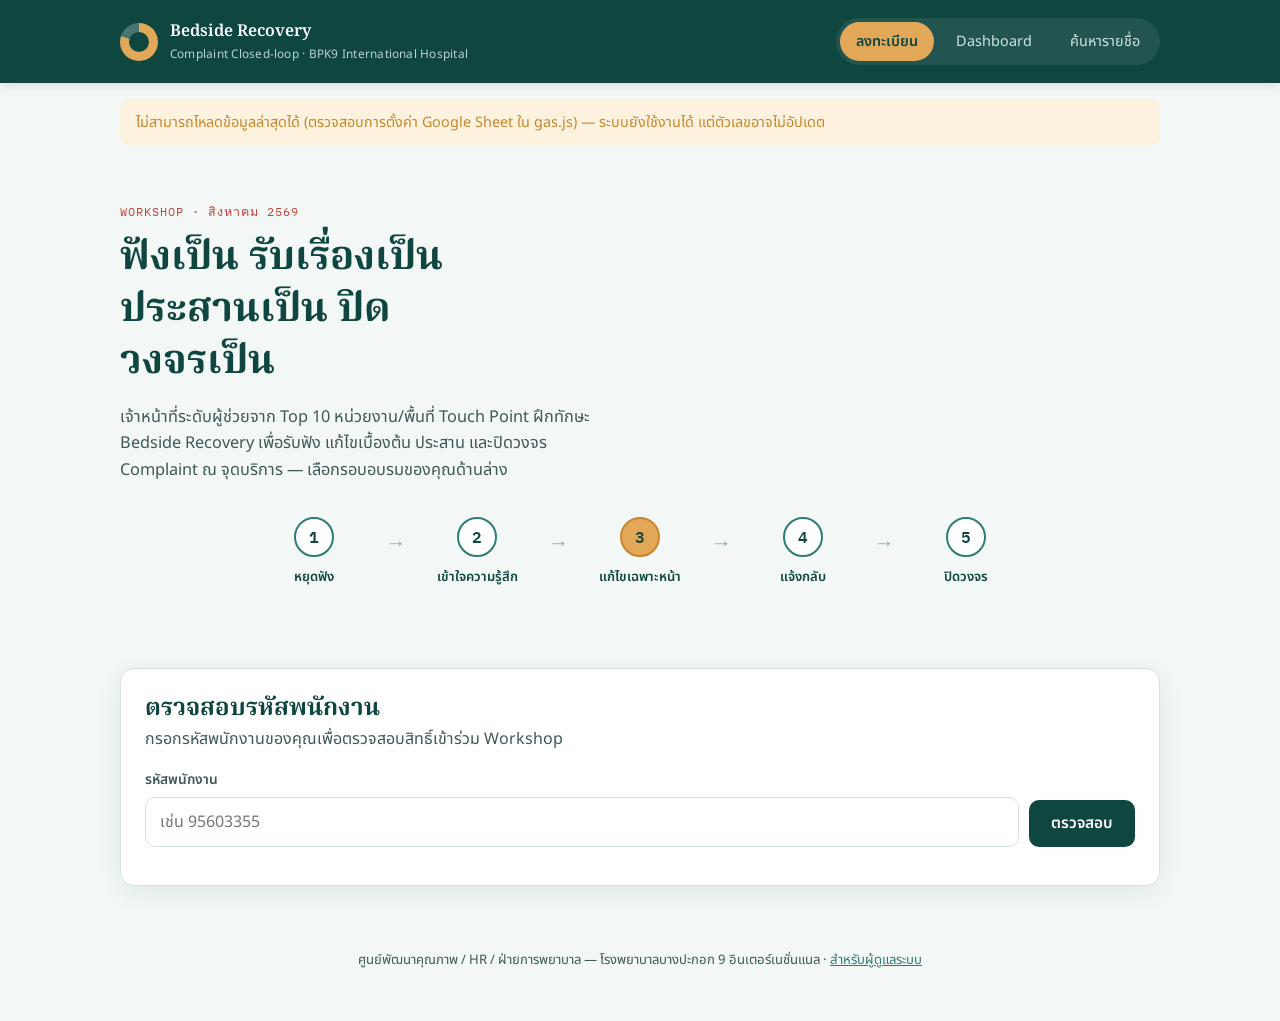
<file: index.html>
<!DOCTYPE html>
<html lang="th">
<head>
<meta charset="UTF-8">
<meta name="viewport" content="width=device-width, initial-scale=1.0">
<title>Bedside Recovery for Complaint Closed-loop — ลงทะเบียนอบรม | BPK9</title>
<style>
@import url('https://fonts.googleapis.com/css2?family=Noto+Serif+Thai:wght@500;600;700&family=Noto+Sans+Thai:wght@300;400;500;600;700&family=IBM+Plex+Mono:wght@400;500;600&display=swap');

:root{
  --ink:#16302E;
  --ink-soft:#3E5957;
  --paper:#F3F7F6;
  --paper-raised:#FFFFFF;
  --teal-deep:#0F4640;
  --teal-mid:#2E7D74;
  --teal-pale:#DCEAE7;
  --amber:#E3A857;
  --amber-deep:#C6862F;
  --brick:#C1443A;
  --brick-pale:#F7E4E2;
  --line:#D8E3E0;
  --shadow: 0 6px 24px rgba(15,70,64,.08);
  --radius: 14px;
}

*{box-sizing:border-box;}
html{scroll-behavior:smooth;}
body{
  margin:0;
  background:var(--paper);
  color:var(--ink);
  font-family:'Noto Sans Thai', sans-serif;
  font-weight:400;
  line-height:1.6;
  -webkit-font-smoothing:antialiased;
}
h1,h2,h3,.display{
  font-family:'Noto Serif Thai', serif;
  color:var(--teal-deep);
  margin:0 0 .4em;
  line-height:1.3;
}
.mono{font-family:'IBM Plex Mono',monospace;}
a{color:var(--teal-mid);}
button{font-family:inherit;}

/* focus visibility */
:focus-visible{outline:3px solid var(--amber);outline-offset:2px;}

@media (prefers-reduced-motion: reduce){
  *{animation-duration:.01ms !important; transition-duration:.01ms !important;}
}

/* ---------- layout shell ---------- */
.wrap{max-width:1080px;margin:0 auto;padding:0 20px;}

.topbar{
  background:var(--teal-deep);
  color:#EAF3F1;
  padding:18px 0;
  position:sticky; top:0; z-index:40;
  box-shadow:0 2px 12px rgba(0,0,0,.12);
}
.topbar .wrap{display:flex;align-items:center;justify-content:space-between;gap:16px;flex-wrap:wrap;}
.brand{display:flex;align-items:center;gap:12px;}
.brand .mark{
  width:38px;height:38px;border-radius:50%;
  background:conic-gradient(var(--amber) 0deg 288deg, rgba(255,255,255,.25) 288deg 360deg);
  display:flex;align-items:center;justify-content:center;
  flex:none;
}
.brand .mark span{width:20px;height:20px;border-radius:50%;background:var(--teal-deep);}
.brand-text .title{font-family:'Noto Serif Thai',serif;font-weight:600;font-size:1.02rem;color:#fff;}
.brand-text .sub{font-size:.74rem;color:#B9D6D0;letter-spacing:.02em;}

.tabs{display:flex;gap:6px;background:rgba(255,255,255,.08);padding:4px;border-radius:999px;}
.tabs button{
  border:none;background:transparent;color:#CFE6E1;
  padding:9px 16px;border-radius:999px;font-size:.9rem;cursor:pointer;
  transition:background .18s,color .18s;
}
.tabs button.active{background:var(--amber);color:var(--teal-deep);font-weight:600;}
.tabs button:hover:not(.active){background:rgba(255,255,255,.12);}

/* ---------- hero ---------- */
.hero{padding:56px 0 40px;position:relative;overflow:hidden;}
.hero .eyebrow{
  font-family:'IBM Plex Mono',monospace;font-size:.78rem;letter-spacing:.08em;
  color:var(--brick); text-transform:uppercase; margin-bottom:10px; display:block;
}
.hero h1{font-size:clamp(1.6rem,3.4vw,2.5rem);max-width:16ch;}
.hero p.lead{color:var(--ink-soft);max-width:56ch;font-size:1.02rem;}

.loop-figure{
  display:flex;align-items:center;justify-content:center;gap:0;
  margin:34px 0 6px;flex-wrap:wrap;
}
.loop-step{
  width:150px;text-align:center;position:relative;padding:0 6px;
}
.loop-step .n{
  width:40px;height:40px;border-radius:50%;
  background:var(--paper-raised);border:2px solid var(--teal-mid);
  display:flex;align-items:center;justify-content:center;margin:0 auto 10px;
  font-family:'IBM Plex Mono',monospace;font-weight:600;color:var(--teal-deep);
}
.loop-step:nth-child(5) .n{background:var(--amber);border-color:var(--amber-deep);color:var(--teal-deep);}
.loop-step .t{font-size:.82rem;font-weight:600;color:var(--teal-deep);}
.loop-arrow{color:var(--teal-mid);font-size:1.3rem;opacity:.55;margin:0 -4px;align-self:flex-start;margin-top:10px;}

/* ---------- cards / sections ---------- */
.section{padding:34px 0;}
.card{
  background:var(--paper-raised);
  border:1px solid var(--line);
  border-radius:var(--radius);
  box-shadow:var(--shadow);
  padding:24px;
}
.card + .card{margin-top:18px;}
.grid{display:grid;gap:16px;}
.grid.cols-2{grid-template-columns:1fr 1fr;}
.grid.cols-3{grid-template-columns:repeat(3,1fr);}
.grid.cols-4{grid-template-columns:repeat(4,1fr);}
@media (max-width:820px){
  .grid.cols-2,.grid.cols-3,.grid.cols-4{grid-template-columns:1fr 1fr;}
}
@media (max-width:560px){
  .grid.cols-2,.grid.cols-3,.grid.cols-4{grid-template-columns:1fr;}
  .tabs{width:100%;justify-content:space-between;}
  .tabs button{flex:1;padding:9px 8px;font-size:.82rem;}
}

/* ---------- form controls ---------- */
label{display:block;font-size:.86rem;font-weight:600;color:var(--ink-soft);margin-bottom:6px;}
input[type=text],input[type=password],input[type=number],select{
  width:100%;padding:12px 14px;border:1.5px solid var(--line);border-radius:10px;
  font-size:1rem;font-family:inherit;background:#fff;color:var(--ink);
}
input:focus,select:focus{border-color:var(--teal-mid);}
.btn{
  display:inline-flex;align-items:center;justify-content:center;gap:8px;
  background:var(--teal-deep);color:#fff;border:none;border-radius:10px;
  padding:12px 22px;font-size:.96rem;font-weight:600;cursor:pointer;
  transition:transform .12s,background .15s;
}
.btn:hover{background:var(--teal-mid);}
.btn:active{transform:scale(.98);}
.btn.amber{background:var(--amber);color:var(--teal-deep);}
.btn.amber:hover{background:var(--amber-deep);color:#fff;}
.btn.ghost{background:transparent;color:var(--teal-deep);border:1.5px solid var(--teal-mid);}
.btn.ghost:hover{background:var(--teal-pale);}
.btn.brick{background:var(--brick);color:#fff;}
.btn.brick:hover{background:#a63730;}
.btn[disabled]{opacity:.5;cursor:not-allowed;}
.btn.block{width:100%;}

.field-row{display:flex;gap:10px;align-items:flex-end;}
.field-row > div:first-child{flex:1;}

/* ---------- employee result card ---------- */
.emp-card{
  background:var(--teal-pale);border:1px solid #BEDAD4;border-radius:12px;padding:16px 18px;
  display:flex;justify-content:space-between;align-items:center;gap:12px;flex-wrap:wrap;
}
.emp-card .name{font-weight:700;color:var(--teal-deep);font-size:1.05rem;}
.emp-card .meta{color:var(--ink-soft);font-size:.88rem;}

.msg{padding:12px 16px;border-radius:10px;font-size:.9rem;margin-top:10px;}
.msg.error{background:var(--brick-pale);color:var(--brick);}
.msg.ok{background:var(--teal-pale);color:var(--teal-deep);}
.msg.warn{background:#FDF2DE;color:var(--amber-deep);}

/* ---------- round picker ---------- */
.round-groups{display:flex;flex-direction:column;gap:20px;}
.round-date-label{
  font-family:'IBM Plex Mono',monospace;font-size:.8rem;color:var(--ink-soft);
  text-transform:uppercase;letter-spacing:.04em;margin-bottom:8px;display:block;
}
.round-cards{display:grid;grid-template-columns:1fr 1fr;gap:12px;}
@media (max-width:560px){.round-cards{grid-template-columns:1fr;}}
.round-card{
  border:1.5px solid var(--line);border-radius:12px;padding:14px 16px;cursor:pointer;
  transition:border-color .15s, background .15s; background:#fff;
}
.round-card:hover{border-color:var(--teal-mid);}
.round-card.selected{border-color:var(--amber-deep);background:#FFF7EA;}
.round-card.full{opacity:.55;cursor:not-allowed;}
.round-card .time{font-weight:700;color:var(--teal-deep);font-family:'IBM Plex Mono',monospace;}
.round-card .cap{font-size:.82rem;color:var(--ink-soft);margin-top:4px;}
.round-card .bar{height:5px;background:var(--line);border-radius:3px;margin-top:8px;overflow:hidden;}
.round-card .bar i{display:block;height:100%;background:var(--teal-mid);}
.round-card.full .bar i{background:var(--brick);}

/* ---------- KPI ---------- */
.kpi{padding:20px;text-align:left;}
.kpi .num{font-family:'IBM Plex Mono',monospace;font-size:2.1rem;font-weight:600;color:var(--teal-deep);}
.kpi .label{color:var(--ink-soft);font-size:.86rem;margin-top:4px;}

/* ---------- table ---------- */
table{width:100%;border-collapse:collapse;font-size:.92rem;}
th,td{text-align:left;padding:10px 12px;border-bottom:1px solid var(--line);}
th{color:var(--ink-soft);font-weight:600;font-size:.8rem;text-transform:uppercase;letter-spacing:.03em;}
tr:last-child td{border-bottom:none;}

.dept-row .bar-outer{background:var(--line);border-radius:6px;height:10px;overflow:hidden;margin-top:6px;}
.dept-row .bar-inner{height:100%;background:var(--teal-mid);}
.dept-pct{font-family:'IBM Plex Mono',monospace;font-weight:600;color:var(--teal-deep);}

/* ---------- search ---------- */
.search-result{margin-top:16px;}
.status-badge{
  display:inline-block;padding:4px 12px;border-radius:999px;font-size:.82rem;font-weight:600;
}
.status-badge.registered{background:var(--teal-pale);color:var(--teal-deep);}
.status-badge.pending{background:var(--brick-pale);color:var(--brick);}

footer{padding:30px 0 50px;color:var(--ink-soft);font-size:.82rem;text-align:center;}

/* ---------- admin ---------- */
.login-shell{min-height:80vh;display:flex;align-items:center;justify-content:center;padding:20px;}
.login-card{max-width:380px;width:100%;}
.admin-actions{display:flex;justify-content:space-between;align-items:center;margin-bottom:18px;flex-wrap:wrap;gap:10px;}
.pill{background:var(--teal-pale);color:var(--teal-deep);padding:3px 10px;border-radius:999px;font-size:.76rem;font-weight:600;}
.small-btn{padding:6px 12px;font-size:.8rem;border-radius:8px;}
.tag-remove{background:var(--brick);color:#fff;border:none;border-radius:8px;padding:6px 10px;font-size:.78rem;cursor:pointer;}
.tag-remove:hover{background:#a63730;}
.autocomplete{position:relative;}
.autocomplete-list{
  position:absolute;top:100%;left:0;right:0;background:#fff;border:1px solid var(--line);
  border-radius:10px;box-shadow:var(--shadow);max-height:260px;overflow:auto;z-index:20;margin-top:4px;
}
.autocomplete-item{padding:10px 14px;cursor:pointer;font-size:.9rem;}
.autocomplete-item:hover{background:var(--teal-pale);}
.hidden{display:none !important;}

</style>
</head>
<body>

<header class="topbar">
  <div class="wrap">
    <div class="brand">
      <div class="mark"><span></span></div>
      <div class="brand-text">
        <div class="title">Bedside Recovery</div>
        <div class="sub">Complaint Closed-loop · BPK9 International Hospital</div>
      </div>
    </div>
    <nav class="tabs">
      <button id="tabbtn-register" class="active" onclick="setTab('register')">ลงทะเบียน</button>
      <button id="tabbtn-dashboard" onclick="setTab('dashboard')">Dashboard</button>
      <button id="tabbtn-search" onclick="setTab('search')">ค้นหารายชื่อ</button>
    </nav>
  </div>
</header>

<div class="wrap">
  <div id="global-banner" class="msg hidden" style="margin-top:16px;"></div>
</div>

<section class="hero">
  <div class="wrap">
    <span class="eyebrow">Workshop · สิงหาคม 2569</span>
    <h1>ฟังเป็น รับเรื่องเป็น ประสานเป็น ปิดวงจรเป็น</h1>
    <p class="lead">เจ้าหน้าที่ระดับผู้ช่วยจาก Top 10 หน่วยงาน/พื้นที่ Touch Point ฝึกทักษะ Bedside Recovery เพื่อรับฟัง แก้ไขเบื้องต้น ประสาน และปิดวงจร Complaint ณ จุดบริการ — เลือกรอบอบรมของคุณด้านล่าง</p>

    <div class="loop-figure" aria-hidden="true">
      <div class="loop-step"><div class="n">1</div><div class="t">หยุดฟัง</div></div>
      <div class="loop-arrow">→</div>
      <div class="loop-step"><div class="n">2</div><div class="t">เข้าใจความรู้สึก</div></div>
      <div class="loop-arrow">→</div>
      <div class="loop-step"><div class="n">3</div><div class="t">แก้ไขเฉพาะหน้า</div></div>
      <div class="loop-arrow">→</div>
      <div class="loop-step"><div class="n">4</div><div class="t">แจ้งกลับ</div></div>
      <div class="loop-arrow">→</div>
      <div class="loop-step"><div class="n">5</div><div class="t">ปิดวงจร</div></div>
    </div>
  </div>
</section>

<main class="wrap">

  <!-- ===================== REGISTER ===================== -->
  <section id="panel-register" class="tab-panel section">
    <div class="card">
      <h2>ตรวจสอบรหัสพนักงาน</h2>
      <p style="color:var(--ink-soft);margin-top:-6px;">กรอกรหัสพนักงานของคุณเพื่อตรวจสอบสิทธิ์เข้าร่วม Workshop</p>
      <div class="field-row">
        <div>
          <label for="emp-code-input">รหัสพนักงาน</label>
          <input type="text" id="emp-code-input" placeholder="เช่น 95603355" inputmode="numeric"
                 onkeydown="if(event.key==='Enter')verifyEmployee()">
        </div>
        <button class="btn" onclick="verifyEmployee()">ตรวจสอบ</button>
      </div>
      <div id="verify-result" style="margin-top:14px;"></div>
    </div>

    <div id="round-section" class="card hidden">
      <h2>เลือกรอบอบรม</h2>
      <p style="color:var(--ink-soft);margin-top:-6px;">อบรมรอบละ 60 นาที ที่ห้องประชุม ชั้น 6</p>
      <div id="round-picker"></div>
      <div style="margin-top:20px;">
        <button id="confirm-round-btn" class="btn amber" disabled onclick="confirmRound()">ยืนยันเลือกรอบ</button>
      </div>
    </div>
  </section>

  <!-- ===================== DASHBOARD ===================== -->
  <section id="panel-dashboard" class="tab-panel section hidden">
    <div class="grid cols-4">
      <div class="card kpi">
        <div class="num" id="kpi-total">—</div>
        <div class="label">กลุ่มเป้าหมายทั้งหมด</div>
      </div>
      <div class="card kpi">
        <div class="num" id="kpi-registered">—</div>
        <div class="label">ลงทะเบียนแล้ว</div>
      </div>
      <div class="card kpi">
        <div class="num" id="kpi-remaining">—</div>
        <div class="label">ยังไม่ลงทะเบียน</div>
      </div>
      <div class="card kpi">
        <div class="num" id="kpi-pct">—</div>
        <div class="label">% ความคืบหน้ารวม</div>
      </div>
    </div>

    <div class="card">
      <h2>จำนวนผู้ลงทะเบียนแต่ละรอบ</h2>
      <div id="rounds-dashboard"></div>
    </div>

    <div class="card">
      <h2>ความคืบหน้าตามหน่วยงาน</h2>
      <div id="dept-table"></div>
    </div>
  </section>

  <!-- ===================== SEARCH ===================== -->
  <section id="panel-search" class="tab-panel section hidden">
    <div class="card">
      <h2>ค้นหารายชื่อ / รหัสพนักงาน</h2>
      <p style="color:var(--ink-soft);margin-top:-6px;">ตรวจสอบว่าลงทะเบียนรอบไหนแล้ว หรือยังไม่ได้ลงทะเบียน</p>
      <div class="field-row">
        <div>
          <label for="search-input">ชื่อ หรือ รหัสพนักงาน</label>
          <input type="text" id="search-input" placeholder="เช่น นภสร หรือ 95603355"
                 onkeydown="if(event.key==='Enter')runSearch()">
        </div>
        <button class="btn" onclick="runSearch()">ค้นหา</button>
      </div>
      <div id="search-result" class="search-result"></div>
    </div>
  </section>

</main>

<footer>
  ศูนย์พัฒนาคุณภาพ / HR / ฝ่ายการพยาบาล — โรงพยาบาลบางปะกอก 9 อินเตอร์เนชั่นแนล ·
  <a href="admin.html">สำหรับผู้ดูแลระบบ</a>
</footer>

<script>
// Auto-generated data — employee records embedded client-side
const TARGET_EMPLOYEES = [{"id": "95001048", "name": "นางศิรดา บุษบง", "position": "ผู้ช่วยพยาบาล(PN)", "dept": "Ward 10"}, {"id": "95302100", "name": "นางสาวปนัดดา จันทะขาน", "position": "ผู้ช่วยพยาบาล(PN)", "dept": "Ward 10"}, {"id": "95603597", "name": "นางสาวนุรฮายาตี ยูโซะ", "position": "ผู้ช่วยพยาบาล(PN)", "dept": "Ward 10"}, {"id": "95904635", "name": "นางสาวอัมพร คนไหว", "position": "ผู้ช่วยพยาบาล(PN)", "dept": "Ward 10"}, {"id": "96004949", "name": "นางสาวอภิญญา ภูโคกยาง", "position": "ผู้ช่วยพยาบาล(PN)", "dept": "Ward 10"}, {"id": "96105387", "name": "นางสาวมินตรา สุดวิลัย", "position": "ผู้ช่วยพยาบาล(PN)", "dept": "Ward 10"}, {"id": "96506315", "name": "นางสาวรสติยา บุพเต", "position": "ผู้ช่วยพยาบาล(PN)", "dept": "Ward 10"}, {"id": "96806959", "name": "นางสาวพัชนี สินมาก", "position": "ผู้ช่วยพยาบาล(PN)", "dept": "Ward 10"}, {"id": "96806941", "name": "นางสาวรุสลีนา อาแว", "position": "ผู้ช่วยพยาบาล(PN)", "dept": "Ward 10"}, {"id": "96806983", "name": "นางสาววนิดา ไชยสุวรรณ", "position": "ผู้ช่วยพยาบาล(PN)", "dept": "Ward 10"}, {"id": "95603452", "name": "นางสาวภัสสร จูมแพง", "position": "นักวิชาการส่งเสริมสุขภาพ", "dept": "Ward 12"}, {"id": "95301958", "name": "นางสาววีรยา เจริญพร", "position": "ผู้ช่วยพยาบาล(PN)", "dept": "Ward 12"}, {"id": "95402572", "name": "นางสาวศรัญญา ภูมิฐาน", "position": "ผู้ช่วยพยาบาล(PN)", "dept": "Ward 12"}, {"id": "95402571", "name": "นางสาวสุดารัตน์ มะลิพรม", "position": "ผู้ช่วยพยาบาล(PN)", "dept": "Ward 12"}, {"id": "95904555", "name": "นางสาวอัจฉรา สีโนนสูง", "position": "ผู้ช่วยพยาบาล(PN)", "dept": "Ward 12"}, {"id": "96005004", "name": "นางสาวรังสินี ทองอ่อน", "position": "ผู้ช่วยพยาบาล(PN)", "dept": "Ward 12"}, {"id": "96105275", "name": "นางสาวณิชกานต์ พยังเค", "position": "ผู้ช่วยพยาบาล(PN)", "dept": "Ward 12"}, {"id": "96305809", "name": "นางสาวปิยธิดา กิ่วไธสง", "position": "ผู้ช่วยพยาบาล(PN)", "dept": "Ward 12"}, {"id": "96606672", "name": "นางสาวศิริวิมล จิตต์แสง", "position": "ผู้ช่วยพยาบาล(PN)", "dept": "Ward 12"}, {"id": "96606685", "name": "นางสาวอนุธิดา งามเฉลียว", "position": "ผู้ช่วยพยาบาล(PN)", "dept": "Ward 12"}, {"id": "94800712", "name": "นางสาวสุภาพร ตาลทรัพย์", "position": "ผู้ช่วยพยาบาล(PN)", "dept": "Ward 7"}, {"id": "95101523", "name": "นางสาวพรทิวา โคตรสีดา", "position": "ผู้ช่วยพยาบาล(PN)", "dept": "Ward 7"}, {"id": "95503144", "name": "นางสาวจริยา เพ็ชรทอง", "position": "ผู้ช่วยพยาบาล(PN)", "dept": "Ward 7"}, {"id": "96506292", "name": "นางสาวภัทลัดดา เอกตาแสง", "position": "ผู้ช่วยพยาบาล(PN)", "dept": "Ward 7"}, {"id": "96706706", "name": "นางสาวชลธิชา พุ่มนิคม", "position": "ผู้ช่วยพยาบาล(PN)", "dept": "Ward 7"}, {"id": "96806997", "name": "นางสาววิรัชนันท์ สุพรรณา", "position": "ผู้ช่วยพยาบาล(PN)", "dept": "Ward 7"}, {"id": "95904722", "name": "นางสาวสุรีย์พร เพ็ชรงาม", "position": "เจ้าหน้าที่ธุรการ", "dept": "Ward 9"}, {"id": "93300085", "name": "นางสาวนุชธิดา ศรีม่วง", "position": "ผู้ช่วยพยาบาล(PN)", "dept": "Ward 9"}, {"id": "94900497", "name": "นางสาววงษ์ลักษ์ พิมดา", "position": "ผู้ช่วยพยาบาล(PN)", "dept": "Ward 9"}, {"id": "95402394", "name": "นางสาวนงนิจ ยันตะคุ", "position": "ผู้ช่วยพยาบาล(PN)", "dept": "Ward 9"}, {"id": "95402460", "name": "นางสาวสุมาลี พรมรัตน์", "position": "ผู้ช่วยพยาบาล(PN)", "dept": "Ward 9"}, {"id": "95603675", "name": "นางสาวศิริประภา โพสาขา", "position": "ผู้ช่วยพยาบาล(PN)", "dept": "Ward 9"}, {"id": "95804440", "name": "นางสาวสุนิสา สงวนทอง", "position": "ผู้ช่วยพยาบาล(PN)", "dept": "Ward 9"}, {"id": "96105116", "name": "นางสาวพิภัสนีย์ สังข์ป้อม", "position": "ผู้ช่วยพยาบาล(PN)", "dept": "Ward 9"}, {"id": "96506211", "name": "นางสาวพิลาพร กันกระโทก", "position": "ผู้ช่วยพยาบาล(PN)", "dept": "Ward 9"}, {"id": "96506318", "name": "นางสาวสิริวิภาพรรณ อุทธไชย", "position": "ผู้ช่วยพยาบาล(PN)", "dept": "Ward 9"}, {"id": "96606437", "name": "นางสาวดวงกมล จันทะขาน", "position": "ผู้ช่วยพยาบาล(PN)", "dept": "Ward 9"}, {"id": "96806949", "name": "นางสาวนัจมีย์ เสมะ", "position": "ผู้ช่วยพยาบาล(PN)", "dept": "Ward 9"}, {"id": "96806993", "name": "นางสาวจิรัชญา พลเมืองจันทร์", "position": "ผู้ช่วยพยาบาล(PN)", "dept": "Ward 9"}, {"id": "93700080", "name": "นางสาวทริสดี ถนอมนุช", "position": "ผู้ช่วยพยาบาล(PN)", "dept": "OPD ศัลยกรรม"}, {"id": "96606419", "name": "นางสาววรรณิศา หอมจันดี", "position": "ผู้ช่วยพยาบาล(PN)", "dept": "OPD ศัลยกรรม"}, {"id": "96706809", "name": "นางสาวจุฑามาศ วิชัยวงศ์", "position": "ผู้ช่วยพยาบาล(PN)", "dept": "OPD ศัลยกรรม"}, {"id": "96806982", "name": "นางสาวนิภาพร ภูยาดวง", "position": "ผู้ช่วยพยาบาล(PN)", "dept": "OPD ศัลยกรรม"}, {"id": "95503280", "name": "นางสาวจิราพร จันทร์สร้อย", "position": "ผู้ช่วยพยาบาล(PN) 2", "dept": "OPD ศัลยกรรม"}, {"id": "95703909", "name": "นายไชยวัฒน์ วิชัยวงษ์", "position": "ผู้ช่วยพยาบาล(PN)", "dept": "ห้องฉุกเฉิน"}, {"id": "96405847", "name": "นายนนทกานต์ แก้วมาตร", "position": "ผู้ช่วยพยาบาล(PN)", "dept": "ห้องฉุกเฉิน"}, {"id": "96506287", "name": "นางสาวภุมรา อันทะชัย", "position": "ผู้ช่วยพยาบาล(PN)", "dept": "ห้องฉุกเฉิน"}, {"id": "96506311", "name": "นางสาวประภัสสร สีทาดี", "position": "ผู้ช่วยพยาบาล(PN)", "dept": "ห้องฉุกเฉิน"}, {"id": "95603748", "name": "นางสาวธนารัตน์ รอดยี่หก", "position": "ผู้ช่วยพยาบาล(PN)3", "dept": "ห้องฉุกเฉิน"}, {"id": "95201789", "name": "นายสุธี ปูนกลาง", "position": "ผู้ช่วยพยาบาล(อาวุโส)", "dept": "ห้องฉุกเฉิน"}, {"id": "95302044", "name": "นางสาวมลฤดี คำบึงกลาง", "position": "ผู้ช่วยพยาบาล(อาวุโส)", "dept": "ห้องฉุกเฉิน"}, {"id": "95302190", "name": "นางสาววิมล ไชยสุวรรณ", "position": "ผู้ช่วยพยาบาล(อาวุโส)", "dept": "ห้องฉุกเฉิน"}, {"id": "95402653", "name": "นางสาวจินตนา สายแสน", "position": "ผู้ช่วยพยาบาล(อาวุโส)", "dept": "ห้องฉุกเฉิน"}, {"id": "96105336", "name": "นางสาวชฎารัตน์ บัวงาม", "position": "นักวิชาการส่งเสริมสุขภาพ (อาวุโส)", "dept": "กายภาพบำบัด"}, {"id": "96305784", "name": "นางสาวสัจจพร ยามี", "position": "นักวิทยาศาสตร์การกีฬา", "dept": "กายภาพบำบัด"}, {"id": "96406004", "name": "นางสาวเสาวลักษณ์ ประสงค์การณ์", "position": "นักวิทยาศาสตร์การกีฬา", "dept": "กายภาพบำบัด"}, {"id": "96807048", "name": "นายอธิพัชร์ วราธรธีรสิทธิ์", "position": "นักวิทยาศาสตร์การกีฬา", "dept": "กายภาพบำบัด"}, {"id": "96807057", "name": "นางสาวฟัดรีนา มะเซ็ง", "position": "นักวิทยาศาสตร์การกีฬา", "dept": "กายภาพบำบัด"}, {"id": "96005095", "name": "นางสาวกฤษณา ต๊ะชา", "position": "ผู้ช่วยนักกายภาพบำบัด", "dept": "กายภาพบำบัด"}, {"id": "95804515", "name": "นายกฤติน สัตะพัน", "position": "ผู้ช่วยนักกายภาพบำบัด(PN)", "dept": "กายภาพบำบัด"}, {"id": "96205705", "name": "นางสาวชไมพร ทีพุทธา", "position": "ผู้ช่วยนักรังสีเทคนิค", "dept": "รังสีวิทยา"}, {"id": "96305786", "name": "นางสาวสุวนันท์ สุขเสนา", "position": "ผู้ช่วยนักรังสีเทคนิค", "dept": "รังสีวิทยา"}, {"id": "96506015", "name": "นางสาววริยา กานุวงค์", "position": "ผู้ช่วยนักรังสีเทคนิค", "dept": "รังสีวิทยา"}, {"id": "96606657", "name": "นางสาววาสนา รอมาลี", "position": "ผู้ช่วยนักรังสีเทคนิค", "dept": "รังสีวิทยา"}, {"id": "96706892", "name": "นางสาวสุพิชชา ยอดเมือง", "position": "ผู้ช่วยนักรังสีเทคนิค", "dept": "รังสีวิทยา"}, {"id": "96907146", "name": "นางสาวเบญญาภา สร้อยสด", "position": "ผู้ช่วยนักรังสีเทคนิค", "dept": "รังสีวิทยา"}, {"id": "95503084", "name": "นายธีระศักดิ์ กันอินทร์", "position": "ผู้ช่วยนักรังสีเทคนิค (PN)", "dept": "รังสีวิทยา"}, {"id": "95603624", "name": "นางสาวทศพร บุญขาว", "position": "ผู้ช่วยนักรังสีเทคนิค (อาวุโส)", "dept": "รังสีวิทยา"}, {"id": "96105209", "name": "นางสาวอมรรัตน์ ผาลารักษ์", "position": "ผู้ช่วยพยาบาล(PN)", "dept": "รังสีวิทยา"}, {"id": "96506296", "name": "นางสาวธัญชนก จำปานาค", "position": "Beauty Specialist", "dept": "ศูนย์ผิวหนังและศัลยกรรมตกแต่ง"}, {"id": "96506055", "name": "นางสาวเกษร อินทร์สงค์", "position": "Product Specialists", "dept": "ศูนย์ผิวหนังและศัลยกรรมตกแต่ง"}, {"id": "95603500", "name": "นางสาวกัญญารัตน์ แจ้งดี", "position": "Trainer", "dept": "ศูนย์ผิวหนังและศัลยกรรมตกแต่ง"}, {"id": "96606684", "name": "นางสาววราภรณ์ แสงโชติ", "position": "เจ้าหน้าที่ศูนย์ความงาม", "dept": "ศูนย์ผิวหนังและศัลยกรรมตกแต่ง"}, {"id": "96506337", "name": "นางสาวพันเครือ เชื้อคำฮด", "position": "นักวิชาการส่งเสริมสุขภาพ", "dept": "ศูนย์ผิวหนังและศัลยกรรมตกแต่ง"}, {"id": "96606389", "name": "นางสาวรดา หน่อคำหล้า", "position": "นักวิชาการส่งเสริมสุขภาพ", "dept": "ศูนย์ผิวหนังและศัลยกรรมตกแต่ง"}, {"id": "96706754", "name": "นางสาววัลภา มายวน", "position": "นักวิชาการส่งเสริมสุขภาพ", "dept": "ศูนย์ผิวหนังและศัลยกรรมตกแต่ง"}, {"id": "95402655", "name": "นางสาวสาวิตรี มหาเสนา", "position": "ผู้ช่วยพยาบาล(PN)", "dept": "ศูนย์ผิวหนังและศัลยกรรมตกแต่ง"}, {"id": "95804268", "name": "นางสาววรรณิภา สกุลซ้ง", "position": "ผู้ช่วยพยาบาล(PN)", "dept": "ศูนย์ผิวหนังและศัลยกรรมตกแต่ง"}, {"id": "96205451", "name": "นางสาวภวิษย์พร สุวรรณไตรย์", "position": "ผู้ช่วยพยาบาล(PN)", "dept": "ศูนย์ผิวหนังและศัลยกรรมตกแต่ง"}, {"id": "96606439", "name": "นางสุพรรษา วงศ์หิรัณย์โชค", "position": "ผู้ช่วยพยาบาล(PN)", "dept": "ศูนย์ผิวหนังและศัลยกรรมตกแต่ง"}, {"id": "96606666", "name": "นางสาวสุรางคนา ใจนัน", "position": "ผู้ช่วยพยาบาล(PN)", "dept": "ศูนย์ผิวหนังและศัลยกรรมตกแต่ง"}, {"id": "96606682", "name": "นางสาวสุวรรณา มงคล", "position": "ผู้ช่วยพยาบาล(PN)", "dept": "ศูนย์ผิวหนังและศัลยกรรมตกแต่ง"}, {"id": "96907154", "name": "นางสาวอาภารัตน์ แสงสุมาตร", "position": "ผู้ช่วยพยาบาล(PN)", "dept": "ศูนย์ผิวหนังและศัลยกรรมตกแต่ง"}, {"id": "96205442", "name": "นางสาวชลินณา เฉิดไธสง", "position": "เจ้าหน้าที่ส่งเสริมสุขภาพ", "dept": "ศูนย์ระบบทางเดินอาหาร ชั้น 10"}, {"id": "96506256", "name": "นางสาวศุภาวรรณ พองพรหม", "position": "นักวิชาการส่งเสริมสุขภาพ", "dept": "ศูนย์ระบบทางเดินอาหาร ชั้น 10"}, {"id": "95603550", "name": "นางสาวอภิวรรณ์ จันทิ", "position": "ผู้ช่วยพยาบาล(PN)3", "dept": "ศูนย์ระบบทางเดินอาหาร ชั้น 10"}, {"id": "94300087", "name": "นางสาวน้ำผึ้ง มาลำโกน", "position": "ผู้ช่วยพยาบาล(อาวุโส)", "dept": "ศูนย์ระบบทางเดินอาหาร ชั้น 10"}];
const ALL_EMPLOYEES = [{"id": "95402647", "name": "นางสาวเบญจภรณ์ ยอดอิน", "position": "ผู้ช่วยพยาบาล(PN)3", "dept": "แผนก OPD อายุรกรรม"}, {"id": "95101347", "name": "นางสาวรอฎียะห์ สือแม", "position": "เจ้าหน้าที่ประสานงาน(อาหรับ)", "dept": "แผนกการตลาดต่างประเทศ(Arab)"}, {"id": "95603640", "name": "นายอิทธิพล แสงมาน", "position": "เจ้าหน้าที่ประสานงาน(อาหรับ)", "dept": "แผนกการตลาดต่างประเทศ(Arab)"}, {"id": "95001232", "name": "นางสาวมารีนา ดอเลาะ", "position": "พยาบาล(RN)", "dept": "ศูนย์ระบบทางเดินอาหารและตับ"}, {"id": "95001220", "name": "นางสาวนาซาตี สะมาแอ", "position": "เจ้าหน้าที่ประสานงาน(อาหรับ)(PN)", "dept": "แผนกการตลาดต่างประเทศ(Arab)"}, {"id": "95503218", "name": "นางสาวรอฎียะห์ สุขสำราญ", "position": "เลขานุการ (อาวุโส) ฝ่าย สายงานการตลาดต่างประเทศ", "dept": "สายงานบริหารการต่างประเทศ"}, {"id": "95603469", "name": "นางพัชรี กาญจนกันติ", "position": "พยาบาลวิชาชีพ(Medical Report)", "dept": "แผนกประสานงานองค์กรและเอกสารทางการแพทย์"}, {"id": "95603456", "name": "นางสาวณมลชนก ร้อยผง", "position": "นักวิชาการส่งเสริมสุขภาพ", "dept": "ศูนย์หัวใจ"}, {"id": "95402348", "name": "นายนิมิตร สุรพงศานุรักษ์", "position": "เจ้าหน้าที่ออกหน่วย(PN)", "dept": "แผนกออกหน่วยB9KOM"}, {"id": "95502746", "name": "นางสาวยุวดี พูนภิญโญ", "position": "ผู้ช่วยพยาบาล(PN)", "dept": "ศูนย์สมองและระบบประสาท"}, {"id": "95302058", "name": "นางสาวสโรชา ภูยาธร", "position": "หัวหน้าทีมออกหน่วย", "dept": "แผนกออกหน่วยB9KOM"}, {"id": "95502878", "name": "นางอำไพ ลิ้มวรนันท์", "position": "เลขานุการ (อาวุโส)", "dept": "สำนักผู้อำนวยการ"}, {"id": "95603550", "name": "นางสาวอภิวรรณ์ จันทิ", "position": "ผู้ช่วยพยาบาล(PN)3", "dept": "ศูนย์ระบบทางเดินอาหารและตับ"}, {"id": "95503243", "name": "นางสาวยัสตานา นิทอง", "position": "นักวิชาการส่งเสริมสุขภาพ", "dept": "แผนกหน่วยส่องกล้องระบบทางเดินอาหาร"}, {"id": "95603450", "name": "นางสาวอลิสา มนต์ปราณีต", "position": "นักวิชาการส่งเสริมสุขภาพ (อาวุโส)", "dept": "ศูนย์ตรวจสุขภาพ (Check up)"}, {"id": "95603449", "name": "นางสาวจิราพร กระแสโสม", "position": "เจ้าหน้าที่ลงรหัสโรค", "dept": "แผนกเวชสถิติ"}, {"id": "95603687", "name": "นายวิชัย ไชยหานิจ", "position": "นักวิชาการส่งเสริมสุขภาพ", "dept": "แผนกออกหน่วยB9KOM"}, {"id": "95603755", "name": "นางสาวรัตนา จรเด็จ", "position": "นักวิชาการส่งเสริมสุขภาพ", "dept": "ศูนย์พัฒนาการเด็กBe Smart Center"}, {"id": "94300543", "name": "นางสาวสมฤดี หนองยาง", "position": "ผู้ช่วยพยาบาล(PN)", "dept": "BPK9 Wellness"}, {"id": "95402317", "name": "นางสาวนริศรา คำแก้ว", "position": "รักษาการผู้อำนวยการสายงานพยาบาล", "dept": "สายงานพยาบาล"}, {"id": "94700477", "name": "นางสาวนพเกล้า โพธิ์คำ", "position": "พยาบาล(RN)", "dept": "แผนกห้องฉุกเฉิน"}, {"id": "95402653", "name": "นางสาวจินตนา สายแสน", "position": "ผู้ช่วยพยาบาล(อาวุโส)", "dept": "แผนกห้องฉุกเฉิน"}, {"id": "95302044", "name": "นางสาวมลฤดี คำบึงกลาง", "position": "ผู้ช่วยพยาบาล(อาวุโส)", "dept": "แผนกห้องฉุกเฉิน"}, {"id": "95302190", "name": "นางสาววิมล ไชยสุวรรณ", "position": "ผู้ช่วยพยาบาล(อาวุโส)", "dept": "แผนกห้องฉุกเฉิน"}, {"id": "95302055", "name": "นายวุฒิชัย ตอนสี", "position": "พยาบาล(RN)", "dept": "แผนกห้องฉุกเฉิน"}, {"id": "95603748", "name": "นางสาวธนารัตน์ รอดยี่หก", "position": "ผู้ช่วยพยาบาล(PN)3", "dept": "แผนกห้องฉุกเฉิน"}, {"id": "95503162", "name": "นางสาววิภาดา ไชยบุบผา", "position": "ผู้จัดการแผนกOPD ศัลยกรรมและOPDศัลยกรรมกระดูก", "dept": "แผนก OPD ศัลยกรรมกระดูกและข้อ"}, {"id": "93700080", "name": "นางสาวทริสดี ถนอมนุช", "position": "ผู้ช่วยพยาบาล(PN)", "dept": "แผนก OPD ศัลยกรรม"}, {"id": "94700374", "name": "นางสายใจ คงอินทร์", "position": "ผู้ช่วยพยาบาล(อาวุโส)", "dept": "แผนก OPD ศัลยกรรมกระดูกและข้อ"}, {"id": "94900901", "name": "นางสาวเดือนเพ็ญ กมล", "position": "ผู้ช่วยพยาบาล(PN)3", "dept": "แผนก OPD ศัลยกรรมกระดูกและข้อ"}, {"id": "95503123", "name": "นางสาวภาวดี วรสาร", "position": "ผู้ช่วยพยาบาล(PN)", "dept": "แผนกออกหน่วยB9KOM"}, {"id": "95503280", "name": "นางสาวจิราพร จันทร์สร้อย", "position": "ผู้ช่วยพยาบาล(PN) 2", "dept": "แผนก OPD ศัลยกรรม"}, {"id": "95001115", "name": "นางระวีวรรณ ภู่วรวรรณ", "position": "ผู้จัดการศูนย์พัฒนาการเด็กBe Smart Center", "dept": "ศูนย์พัฒนาการเด็กBe Smart Center"}, {"id": "95201687", "name": "นางสาวสุจิตรา สุเมธกุล", "position": "ผู้ช่วยพยาบาล(อาวุโส)", "dept": "แผนก OPD อายุรกรรม"}, {"id": "95001051", "name": "นางสาวบุษยมาศ กาลเขว้า", "position": "ผู้จัดการแผนกกุมารเวช", "dept": "แผนก OPD กุมารเวช"}, {"id": "94300081", "name": "นางสาวจรรยา  มาศเขื่อนขันธ์", "position": "พนักงานผู้ช่วยเหลือผู้ป่วย(อาวุโส)", "dept": "ศูนย์ตรวจสุขภาพ (Check up)"}, {"id": "95302187", "name": "นางสาวหทัยชนก จตุรวัฒนา", "position": "เจ้าหน้าที่ธุรการ", "dept": "ศูนย์ตรวจสุขภาพ (Check up)"}, {"id": "95101344", "name": "นางสาวพัชรินทร์ ปันไธสง", "position": "รองผู้จัดการแผนกออกหน่วยตรวจสุขภาพ(B9KOM)", "dept": "แผนกออกหน่วยB9KOM"}, {"id": "95301902", "name": "นางสาวจิรวรรณ จันทรวงศากุล", "position": "ผู้จัดการแผนกผู้ป่วยวิกฤตหัวใจ และผู้จัดการแผนกผู้ป่วยหนัก", "dept": "แผนก ICU"}, {"id": "95502874", "name": "นางสาวมณธิชา พญาคำ", "position": "พยาบาล(RN)", "dept": "แผนก ICU"}, {"id": "95603531", "name": "นางสาวสุนารี ฤาเดช", "position": "พยาบาล(RN)", "dept": "แผนก Cath Lab"}, {"id": "95603507", "name": "นางสาวลักษ์ศณา แสงโพธิ์", "position": "พยาบาล(RN)", "dept": "แผนก ICU"}, {"id": "95603541", "name": "นางสาวจินตนา ทวีโภค", "position": "พยาบาล(RN)", "dept": "แผนก CCU"}, {"id": "95603515", "name": "นางสาวปจิตรา จิตต์อุทัศน์", "position": "พยาบาล(RN)", "dept": "แผนก Cath Lab"}, {"id": "93800073", "name": "นางสาวจินตนา เนาวเศษ", "position": "พยาบาล(RN)", "dept": "Ward 10 B"}, {"id": "94900953", "name": "นางสาวปวีณา พัฒนจักร", "position": "หัวหน้าเลขานุการสายงานการพยาบาล", "dept": "สายงานพยาบาล"}, {"id": "95201718", "name": "นางสาวรัตนาพร โพธิ์ภักดี", "position": "พยาบาล(RN)", "dept": "Ward 7"}, {"id": "95302068", "name": "นางสาวรัตติกาล เสร็จสิ้น", "position": "ผู้ช่วยพยาบาล(PN)", "dept": "แผนก ICU"}, {"id": "95402675", "name": "นางสาวสุพัตรา ถวายสินธุ์", "position": "ผู้ช่วยพยาบาล(PN)", "dept": "แผนกหู คอ จมูก"}, {"id": "95503199", "name": "นางสาวอัจฉรา จงรัมย์", "position": "ผู้ช่วยพยาบาล(PN)", "dept": "แผนก CCU"}, {"id": "94700415", "name": "นางสาวกนิษฐา โชตินอก", "position": "พยาบาล(RN)", "dept": "แผนก Cath Lab"}, {"id": "95001223", "name": "นางประกายดาว กลิ่มสุข", "position": "ผู้ช่วยพยาบาล(อาวุโส)", "dept": "แผนก OPD กุมารเวช"}, {"id": "94800619", "name": "นางสาวน้ำฝน สุภา", "position": "ผู้จัดการแผนกทารกแรกเกิด", "dept": "แผนกทารกแรกเกิด"}, {"id": "95402293", "name": "นางสาววัลภา สิทธิศาสตร์", "position": "พยาบาล(RN)", "dept": "แผนกทารกแรกเกิด"}, {"id": "95503236", "name": "นางสาวพรทิพย์ จันทะมาตย์", "position": "ผู้ช่วยพยาบาล(PN)", "dept": "แผนกทารกแรกเกิด"}, {"id": "95302103", "name": "นางสาวเนตรดาว อนุภาพ", "position": "พยาบาล(RN)", "dept": "แผนกทารกแรกเกิด"}, {"id": "95302066", "name": "นางสาวสิริพร สิงห์ซอม", "position": "ผู้ช่วยพยาบาล(PN)", "dept": "แผนกทารกแรกเกิด"}, {"id": "95101423", "name": "นายพิชิต โพธิ์พยัคฆ์", "position": "พยาบาล(RN)", "dept": "แผนกห้องผ่าตัด"}, {"id": "95603506", "name": "นายเมธาวี ศรีภิรมย์", "position": "พยาบาล(RN)", "dept": "แผนกหน่วยส่องกล้องระบบทางเดินอาหาร"}, {"id": "95302073", "name": "นางสาวสายฤทัย ศรีคำจีน", "position": "ผู้ช่วยพยาบาล(PN) 2", "dept": "แผนก OPD จักษุ"}, {"id": "95302051", "name": "นายศรีสุวรรณ ตั้งวงศ์ทอง", "position": "ผู้ช่วยพยาบาล(อาวุโส)", "dept": "แผนกหน่วยส่องกล้องระบบทางเดินอาหาร"}, {"id": "94700351", "name": "นางสาวสมคิด แก้ววงษา", "position": "ผู้ช่วยพยาบาล(PN)", "dept": "แผนกห้องผ่าตัด"}, {"id": "95402509", "name": "นางสาวจรัสศรี สุขแสวง", "position": "ผู้ช่วยพยาบาล(PN)", "dept": "แผนกสูตินรีเวช"}, {"id": "95402587", "name": "นางสาวเกศรินทร์ อินทจักร์", "position": "ผู้ช่วยพยาบาล(PN)", "dept": "แผนกห้องผ่าตัด"}, {"id": "95402588", "name": "นางสาวดวงเดือน อิสโร", "position": "ผู้ช่วยพยาบาล(PN)", "dept": "แผนกห้องผ่าตัด"}, {"id": "95503521", "name": "นางสาวกานดา บุญแก่น", "position": "ผู้ช่วยพยาบาล(PN)", "dept": "แผนกห้องผ่าตัด"}, {"id": "95603557", "name": "นางสาวศิรินุช บุตรจำนงค์", "position": "ผู้ช่วยพยาบาล(PN)", "dept": "แผนกห้องผ่าตัด"}, {"id": "95503031", "name": "นางสาวศิรินทรา หนูตา", "position": "พยาบาล(RN)", "dept": "แผนกห้องผ่าตัด"}, {"id": "95603443", "name": "นางสาววันฮาลีเมาะ กามะ", "position": "นักวิชาการส่งเสริมสุขภาพ", "dept": "แผนกห้องผ่าตัด"}, {"id": "95603471", "name": "นางสาวอัสวานี มะเซ็ง", "position": "นักวิชาการส่งเสริมสุขภาพ", "dept": "แผนกห้องผ่าตัด"}, {"id": "95201712", "name": "นายจักรพันธ์ อุสาพรหม", "position": "พยาบาล(RN)", "dept": "แผนกหน่วยส่องกล้องระบบทางเดินอาหาร"}, {"id": "95201612", "name": "นางสาวธิดารัตน์ ไชยสิงห์", "position": "ผู้จัดการแผนกห้องคลอด", "dept": "แผนกห้องคลอด"}, {"id": "95301880", "name": "นางสาวจารุวรรณ จันทร์แจ้ง", "position": "ผู้จัดการศูนย์เวชศาสตร์การเจริญพันธุ์", "dept": "ศูนย์เวชศาสตร์การเจริญพันธุ์"}, {"id": "95201562", "name": "นางลักคนา ก้อนคำ", "position": "ผู้ช่วยพยาบาล(PN)", "dept": "แผนกห้องคลอด"}, {"id": "95201684", "name": "นางสาวพัชราภรณ์ ดวงดี", "position": "ผู้ช่วยพยาบาล(PN)", "dept": "แผนกห้องคลอด"}, {"id": "95603512", "name": "นางสาวรัตน์มณี หวังสุข", "position": "ผู้ช่วยพยาบาล(PN)", "dept": "แผนกห้องคลอด"}, {"id": "95201650", "name": "นางธนารัตน์ จันทร์ใย", "position": "ผู้จัดการแผนกศูนย์ผิวหนังและศัลยกรรมตกแต่ง", "dept": "ศูนย์ผิวหนังและศัลยกรรมตกแต่ง"}, {"id": "95402655", "name": "นางสาวสาวิตรี มหาเสนา", "position": "ผู้ช่วยพยาบาล(PN)", "dept": "ศูนย์ผิวหนังและศัลยกรรมตกแต่ง"}, {"id": "95603500", "name": "นางสาวกัญญารัตน์ แจ้งดี", "position": "Trainer", "dept": "ศูนย์ผิวหนังและศัลยกรรมตกแต่ง"}, {"id": "93300085", "name": "นางสาวนุชธิดา ศรีม่วง", "position": "ผู้ช่วยพยาบาล(PN)", "dept": "Ward 9"}, {"id": "94800712", "name": "นางสาวสุภาพร ตาลทรัพย์", "position": "ผู้ช่วยพยาบาล(PN)", "dept": "Ward 7"}, {"id": "94900497", "name": "นางสาววงษ์ลักษ์ พิมดา", "position": "ผู้ช่วยพยาบาล(PN)", "dept": "Ward 9"}, {"id": "95101523", "name": "นางสาวพรทิวา โคตรสีดา", "position": "ผู้ช่วยพยาบาล(PN)", "dept": "Ward 7"}, {"id": "95402394", "name": "นางสาวนงนิจ ยันตะคุ", "position": "ผู้ช่วยพยาบาล(PN)", "dept": "Ward 9"}, {"id": "95302165", "name": "นางสาวรัตนาภรณ์ รัตแสนศรี", "position": "พยาบาล(RN)", "dept": "แผนกหู คอ จมูก"}, {"id": "95503144", "name": "นางสาวจริยา เพ็ชรทอง", "position": "ผู้ช่วยพยาบาล(PN)", "dept": "Ward 7"}, {"id": "94700314", "name": "นางสาวดวงดี สมศรี", "position": "ผู้ช่วยพยาบาล(อาวุโส)", "dept": "แผนก OPD อายุรกรรม"}, {"id": "94800737", "name": "นางสาววาสนา ปั้นสุรินทร์", "position": "ผู้จัดการแผนกผู้ป่วยในชั้น 10 B", "dept": "Ward 10 B"}, {"id": "94900969", "name": "นางสาวกาญดา วรรณไชย", "position": "ผู้ช่วยพยาบาล(อาวุโส)", "dept": "แผนก OPD กุมารเวช"}, {"id": "95603726", "name": "นางสาวช่อผกา เล็บสังวาลย์", "position": "พยาบาล(RN)", "dept": "แผนกออกหน่วยB9KOM"}, {"id": "95001048", "name": "นางศิรดา บุษบง", "position": "ผู้ช่วยพยาบาล(PN)", "dept": "Ward 10 B"}, {"id": "95603730", "name": "นางสาวพรทิพย์ สะใบบาง", "position": "เจ้าหน้าที่ออกหน่วย(PN)", "dept": "แผนกออกหน่วยB9KOM"}, {"id": "95603738", "name": "นางสาวมินตรา แสนศรี", "position": "เจ้าหน้าที่ออกหน่วย(PN)", "dept": "แผนกออกหน่วยB9KOM"}, {"id": "94900839", "name": "นายบุญธรรม พรชัย", "position": "หัวหน้าแผนกตรวจสุขภาพต่างด้าวศูนย์ประกันสุขภาพ", "dept": "หน่วยตรวจสุขภาพต่างด้าว"}, {"id": "94300087", "name": "นางสาวน้ำผึ้ง มาลำโกน", "position": "ผู้ช่วยพยาบาล(อาวุโส)", "dept": "ศูนย์ระบบทางเดินอาหารและตับ"}, {"id": "95201698", "name": "นางสาวอนิตยา รงคำ", "position": "เจ้าหน้าที่ออกหน่วย(PN)", "dept": "แผนกออกหน่วยB9KOM"}, {"id": "95301958", "name": "นางสาววีรยา เจริญพร", "position": "ผู้ช่วยพยาบาล(PN)", "dept": "Ward 12"}, {"id": "95402572", "name": "นางสาวศรัญญา ภูมิฐาน", "position": "ผู้ช่วยพยาบาล(PN)", "dept": "Ward 12"}, {"id": "95402571", "name": "นางสาวสุดารัตน์ มะลิพรม", "position": "ผู้ช่วยพยาบาล(PN)", "dept": "Ward 12"}, {"id": "95603727", "name": "นางสาวกุลธิดา แน่นอุดร", "position": "ผู้ช่วยพยาบาล(PN)", "dept": "แผนกทารกแรกเกิด"}, {"id": "95603452", "name": "นางสาวภัสสร จูมแพง", "position": "นักวิชาการส่งเสริมสุขภาพ", "dept": "Ward 12"}, {"id": "95201672", "name": "นายศิวพันธุ์ บัวสิงคำ", "position": "ผู้จัดการแผนกเวชสถิติและงานข้อมูลเบิกชดเชยทางการแพทย์", "dept": "แผนกประสานงานเบิกจ่าย(งานClaim)"}, {"id": "95101334", "name": "นางสาวจุรีภรณ์ โลมรัตน์", "position": "ผู้จัดการแผนกผู้ป่วยในชั้น 11", "dept": "Ward 11"}, {"id": "95402310", "name": "นางจิรประภา สุขสมปอง", "position": "รองผู้จัดการแผนกผู้ป่วยในชั้น 10 B", "dept": "Ward 10 B"}, {"id": "95402327", "name": "นางสาวนิตยา โสสีดา", "position": "พยาบาล(RN)", "dept": "Ward 11"}, {"id": "95603538", "name": "นางสาวเอื้อมพร ดีสงคราม", "position": "พยาบาล(RN)", "dept": "Ward 11"}, {"id": "95603704", "name": "นางสาวธนิดา วรวงค์", "position": "พยาบาล(RN)", "dept": "Ward 11"}, {"id": "95603547", "name": "นางสาวสุวรรณา อาจอาสา", "position": "พยาบาล(RN)", "dept": "Ward 11"}, {"id": "94800706", "name": "นางสาวบัวคำ บุตรมณี", "position": "พยาบาล(RN)", "dept": "Ward 10 B"}, {"id": "94800708", "name": "นางสาวรุ้งลาวัลย์ สุทธิพันธ์", "position": "ผู้ช่วยพยาบาล(PN)", "dept": "Ward 11"}, {"id": "95101311", "name": "นางสาววราภรณ์ อินทร์นุช", "position": "ผู้ช่วยพยาบาล(PN)", "dept": "Ward 11"}, {"id": "94800703", "name": "นางสาววรรณฉวี ชินคำ", "position": "พยาบาล(RN)", "dept": "แผนกห้องผ่าตัด"}, {"id": "95301996", "name": "นางสาวฐิติมา ชวภัควิทยา", "position": "เจ้าหน้าที่ออกหน่วย(PN)", "dept": "แผนกออกหน่วยB9KOM"}, {"id": "95101374", "name": "นางสาวสุมาลา ขันติวงษ์", "position": "ผู้จัดการแผนกOPDศัลยกรรม", "dept": "แผนก OPD ศัลยกรรม"}, {"id": "95201736", "name": "นางสาวนุภาวี เหลาคำ", "position": "ผู้ช่วยพยาบาล(PN)", "dept": "Ward 11"}, {"id": "95201708", "name": "นางสาวมณีจันทร์ สุจริต", "position": "ผู้ช่วยพยาบาล(PN)", "dept": "Ward 11"}, {"id": "95302100", "name": "นางสาวปนัดดา จันทะขาน", "position": "ผู้ช่วยพยาบาล(PN)", "dept": "Ward 10 B"}, {"id": "95503107", "name": "นางสาวนิตยา จิตรโคตร", "position": "ผู้ช่วยพยาบาล(PN)", "dept": "แผนก ICU"}, {"id": "95603585", "name": "นางสาวอมรรัตน์ แจ่มเที่ยงตรง", "position": "ผู้ช่วยพยาบาล(PN)", "dept": "Ward 11"}, {"id": "95603597", "name": "นางสาวนุรฮายาตี ยูโซะ", "position": "ผู้ช่วยพยาบาล(PN)", "dept": "Ward 10 B"}, {"id": "95603729", "name": "นางสาวอรพรรณ สะใบบาง", "position": "เจ้าหน้าที่ออกหน่วย(PN)", "dept": "แผนกออกหน่วยB9KOM"}, {"id": "95603728", "name": "นางสาวขวัญสุดา ไชยสุวรรณ์", "position": "เจ้าหน้าที่ออกหน่วย(PN)", "dept": "แผนกออกหน่วยB9KOM"}, {"id": "95001190", "name": "นางสาวพิชญา สิมณี", "position": "พยาบาล(RN)", "dept": "แผนก OPD อายุรกรรม"}, {"id": "95603739", "name": "นางสาววิยะดา พ่อป้องขวา", "position": "ผู้ช่วยพยาบาล(PN)", "dept": "Ward 11"}, {"id": "95503240", "name": "นางสาวเพ็ญศรี สุทธิสน", "position": "เจ้าหน้าที่ธุรการ", "dept": "Ward 11"}, {"id": "95603470", "name": "นางสาวสุนิศา แก้วมนตรี", "position": "นักวิชาการส่งเสริมสุขภาพ", "dept": "แผนกออกหน่วยB9KOM"}, {"id": "95001092", "name": "นางสาวอัมพร ต๊ะสุ", "position": "ผู้จัดการแผนกประสานงานองค์กรและเอกสารทางการแพทย์", "dept": "แผนกประสานงานองค์กรและเอกสารทางการแพทย์"}, {"id": "95502812", "name": "นางสาวรัชนีกร บุตรฉกรรจ์", "position": "พยาบาลวิชาชีพ(Medical Report)", "dept": "แผนกประสานงานองค์กรและเอกสารทางการแพทย์"}, {"id": "94800674", "name": "นางสาวณัฎฐณิชานันท์ กำมณี", "position": "เจ้าหน้าที่ออกหน่วย(PN)", "dept": "แผนกออกหน่วยB9KOM"}, {"id": "95402460", "name": "นางสาวสุมาลี พรมรัตน์", "position": "ผู้ช่วยพยาบาล(PN)", "dept": "Ward 9"}, {"id": "95603675", "name": "นางสาวศิริประภา โพสาขา", "position": "ผู้ช่วยพยาบาล(PN)", "dept": "Ward 9"}, {"id": "95603326", "name": "นางสาวกานต์ศิมา พุ่มผล", "position": "เจ้าหน้าที่ Call Center", "dept": "แผนก Call Center"}, {"id": "94400430", "name": "นางสาวเพ็ญจิตต์ บุญอ่อน", "position": "รองหัวหน้าแผนกเวชระเบียน(งานบริการ)", "dept": "เวชระเบียน"}, {"id": "95502798", "name": "นางสาวชลาลัย เครือวัลย์", "position": "เจ้าหน้าที่เวชระเบียน (อาวุโส)", "dept": "เวชระเบียน"}, {"id": "94700434", "name": "นางสาวพาอีซะห์ กียะ", "position": "เจ้าหน้าที่เวชระเบียน", "dept": "เวชระเบียน"}, {"id": "95301910", "name": "นางสาวอรวรรณ ยุบลพันธ์", "position": "เจ้าหน้าที่เวชระเบียน", "dept": "เวชระเบียน"}, {"id": "95402357", "name": "นางสาวณธษา โรจนวิชัย", "position": "เจ้าหน้าที่เวชระเบียน", "dept": "เวชระเบียน"}, {"id": "95402537", "name": "นางสาวกวินนา ปรัชญาวาทิน", "position": "เจ้าหน้าที่เวชระเบียน", "dept": "เวชระเบียน"}, {"id": "95603622", "name": "นางสาวสุมาลี ธูปทองเจริญผล", "position": "เจ้าหน้าที่ศูนย์ประกันชีวิต", "dept": "แผนกประกันชีวิต"}, {"id": "95101393", "name": "นายอภิศักดิ์ วงศ์บังอร", "position": "ผู้ช่วยพยาบาล(PN)", "dept": "แผนก ICU"}, {"id": "95402261", "name": "นายศิริชัย โพธิ์คำ", "position": "ผู้ช่วยพยาบาล(PN)", "dept": "หน่วยเคลื่อนย้ายผู้ป่วย"}, {"id": "95402355", "name": "นายธีรยุทธ ภู่พันธ์", "position": "หัวหน้าหน่วยเคลื่อนย้ายผู้ป่วย", "dept": "หน่วยเคลื่อนย้ายผู้ป่วย"}, {"id": "95402660", "name": "นายภาณุวัฒน์ บุตรจันทร์พงษ์", "position": "ผู้ช่วยพยาบาล(PN)", "dept": "แผนกประมวลผลB9KOM"}, {"id": "95502711", "name": "นายสุรพล ศรีอุทยาน", "position": "พนักงานเคลื่อนย้ายผู้ป่วย", "dept": "หน่วยเคลื่อนย้ายผู้ป่วย"}, {"id": "95502772", "name": "นางสาวบุศรา ฉายชูพงศ์", "position": "ผู้จัดการฝ่ายเภสัชกรรม", "dept": "เภสัชกรรม"}, {"id": "94800579", "name": "นางสาววิไลวรรณ สวาสนา", "position": "ผู้ช่วยเภสัชกร", "dept": "เภสัชกรรม"}, {"id": "95001052", "name": "นางสาวจารุณี ชื่นสร้อย", "position": "ผู้ช่วยเภสัชกร", "dept": "เภสัชกรรม"}, {"id": "95101318", "name": "นายสุรพันธ์ ถมยาปริวัฒน์", "position": "ผู้ช่วยเภสัชกร", "dept": "เภสัชกรรม"}, {"id": "95302125", "name": "นายชัยชนะ เพ็ชรทวี", "position": "ผู้ช่วยเภสัชกร", "dept": "เภสัชกรรม"}, {"id": "95502973", "name": "นางสาวกิตตินา พันธุ์เรืองสกาว", "position": "ผู้ช่วยเภสัชกร", "dept": "เภสัชกรรม"}, {"id": "95603357", "name": "นางสาวเบญจมาภรณ์ เหล่าพรม", "position": "รองผู้จัดการแผนกรังสีวิทยา", "dept": "รังสีวิทยา"}, {"id": "95201746", "name": "นางสาววนิสา เสถียรจัตุรัส", "position": "ผู้ช่วยพยาบาล(PN)", "dept": "แผนกออกหน่วยB9KOM"}, {"id": "95503084", "name": "นายธีระศักดิ์ กันอินทร์", "position": "ผู้ช่วยนักรังสีเทคนิค (PN)", "dept": "รังสีวิทยา"}, {"id": "95603624", "name": "นางสาวทศพร บุญขาว", "position": "ผู้ช่วยนักรังสีเทคนิค (อาวุโส)", "dept": "รังสีวิทยา"}, {"id": "95201769", "name": "นางสุวรรณี ทันหิกรณ์", "position": "หัวหน้าแผนก Call Center", "dept": "แผนก Call Center"}, {"id": "95503258", "name": "นางสาวมัลลิกา สุฤทธิ์", "position": "หัวหน้าแผนกห้องปฎิบัติการ", "dept": "ห้องปฏิบัติการ"}, {"id": "95603795", "name": "นางสาวชนิภา ผลโพธิ์", "position": "นักเทคนิคการแพทย์", "dept": "ห้องปฏิบัติการ"}, {"id": "94501388", "name": "นางสาวสุภลักษณ์ ประกอบเขตการณ์", "position": "ผู้ช่วยนักเทคนิคการแพทย์", "dept": "ห้องปฏิบัติการ"}, {"id": "95503192", "name": "นายแสงสุรีย์ วรรณโภคิน", "position": "หัวหน้าหน่วยเครื่องมือแพทย์", "dept": "หน่วยเครื่องมือแพทย์"}, {"id": "95101505", "name": "นางสาวอรอุษา คำทองทิพย์", "position": "เจ้าหน้าที่ออกหน่วย(PN)", "dept": "แผนกออกหน่วยB9KOM"}, {"id": "95301994", "name": "นางสาวอุษา วันชล", "position": "ผู้จัดการแผนกศูนย์ หู คอ จมูก และแผนกศูนย์อายุรกรรมสมองและระบบประสาท", "dept": "แผนกหู คอ จมูก"}, {"id": "95402397", "name": "นางสาวเย็นจิตร บุญเรืองนาม", "position": "พยาบาล(RN)", "dept": "แผนกสูตินรีเวช"}, {"id": "95001587", "name": "นายพจน์ พงษ์พานิช", "position": "พนักงานกู้ชีพอาวุโส", "dept": "หน่วยกู้ชีพ"}, {"id": "95603505", "name": "นายอาวุธ พรมพล", "position": "พนักงานยานยนต์(ผู้บริหาร)", "dept": "หน่วยยานยนต์"}, {"id": "94200097", "name": "นางสาวศรัญญา บุญโชติ", "position": "ผู้จัดการแผนกแม่บ้านและซักรีด", "dept": "แผนกแม่บ้านและซักรีด"}, {"id": "91511401", "name": "นายธนัท ภู่วรวรรณ", "position": "ผู้จัดการทั่วไป", "dept": "สายงานวิศวกรรม Golden Goodwill Construction"}, {"id": "95001050", "name": "นางสาวสุวลักษณ์ แช่มชุ่ม", "position": "ผู้จัดการแผนกออกหน่วย (RN)", "dept": "แผนกออกหน่วยB9KOM"}, {"id": "95201639", "name": "นางสาวเฟื่องจันทร ถั่วทอง", "position": "หัวหน้าทีมออกหน่วย (RN)", "dept": "แผนกออกหน่วยB9KOM"}, {"id": "95503187", "name": "นายสุริยัญ รักษ์การ", "position": "หัวหน้าทีมออกหน่วย (PN)", "dept": "แผนกออกหน่วยB9KOM"}, {"id": "94700454", "name": "นางสาวปาลิตา อุ่มอารมย์", "position": "หัวหน้าทีมออกหน่วย", "dept": "แผนกออกหน่วยB9KOM"}, {"id": "95101263", "name": "นางสาวณัชชดา นิชกรเจริญ", "position": "หัวหน้าห้องปฏิบัติการ (B9KOM)", "dept": "แผนกห้องปฏิบัติการแลบB9KOM"}, {"id": "94700534", "name": "นายนิติเทพ แจ่มแจ้ง", "position": "ผู้จัดการแผนกประมวลผล (B9KOM)", "dept": "แผนกประมวลผลB9KOM"}, {"id": "95101276", "name": "นายสุทัศน์ หอมนาน", "position": "หัวหน้าประมวลผล", "dept": "แผนกประมวลผลB9KOM"}, {"id": "94901016", "name": "นายสุธิพงษ์ ติดหล้า", "position": "หัวหน้าทีมเอกซเรย์", "dept": "แผนกเอกซเรย์B9KOM"}, {"id": "95101298", "name": "นายฐาปกรณ์ สุวรรณราช", "position": "หัวหน้าคุณภาพแผนกห้องปฎิบัติการ", "dept": "แผนกห้องปฏิบัติการแลบB9KOM"}, {"id": "95503156", "name": "นางสาวมนัสวี นิ่มนวล", "position": "นักเทคนิคการแพทย์", "dept": "แผนกห้องปฏิบัติการแลบB9KOM"}, {"id": "95503259", "name": "นางสาวบังอร สองศรี", "position": "นักเทคนิคการแพทย์", "dept": "แผนกห้องปฏิบัติการแลบB9KOM"}, {"id": "95603785", "name": "นางสาวพัชรี ไตรศร", "position": "พยาบาล(RN)", "dept": "Ward 11"}, {"id": "94901019", "name": "นางสาวกชพร สวนไผ่", "position": "เจ้าหน้าที่ออกหน่วย(PN)", "dept": "แผนกออกหน่วยB9KOM"}, {"id": "95001168", "name": "นายนิวัฒน์ ศรีสวัสดิ์", "position": "เจ้าหน้าที่ออกหน่วย(PN)", "dept": "แผนกออกหน่วยB9KOM"}, {"id": "95001205", "name": "นางสาวยุภาพร สีสูงเนิน", "position": "หัวหน้าทีมออกหน่วย (PN)", "dept": "แผนกออกหน่วยB9KOM"}, {"id": "95101460", "name": "นางสาววัชราภรณ์ รอดฝุ่น", "position": "เจ้าหน้าที่ออกหน่วย(PN)", "dept": "แผนกออกหน่วยB9KOM"}, {"id": "94700522", "name": "นางสาวอรอนงค์ จันทะบุรี", "position": "ผู้ช่วยพยาบาล(PN)3", "dept": "ศูนย์ตรวจสุขภาพ (Check up)"}, {"id": "95101453", "name": "นางสาววรรณวิศา สุวรรณศรี", "position": "เจ้าหน้าที่ออกหน่วย(PN)", "dept": "แผนกออกหน่วยB9KOM"}, {"id": "95301981", "name": "นางสุพรรณิกา อภัยกาวี", "position": "เจ้าหน้าที่ออกหน่วย(PN)", "dept": "แผนกออกหน่วยB9KOM"}, {"id": "95402502", "name": "นายมลตรี นามโพธิ์", "position": "เจ้าหน้าที่ออกหน่วย(PN)", "dept": "แผนกออกหน่วยB9KOM"}, {"id": "95402581", "name": "นายวันชัย สัตนันท์", "position": "เจ้าหน้าที่ออกหน่วย(PN)", "dept": "แผนกออกหน่วยB9KOM"}, {"id": "95402637", "name": "นายนภัค ธงภักดิ์", "position": "เจ้าหน้าที่ออกหน่วย(PN)", "dept": "แผนกออกหน่วยB9KOM"}, {"id": "95503005", "name": "นางเยาวลักษณ์ นามโพธิ์", "position": "เจ้าหน้าที่ออกหน่วย(PN)", "dept": "แผนกออกหน่วยB9KOM"}, {"id": "95101459", "name": "นายวิรพงษ์ เลิศไธสง", "position": "เจ้าหน้าที่ออกหน่วย(PN)", "dept": "แผนกออกหน่วยB9KOM"}, {"id": "94901020", "name": "นางสาวนินติยา ผิวเหลือง", "position": "เจ้าหน้าที่ออกหน่วย(PN)", "dept": "แผนกออกหน่วยB9KOM"}, {"id": "94800683", "name": "นางสาวนันทณภัสร์ โชควิโรจนสกุล", "position": "พนักงานธุรการออกหน่วย", "dept": "แผนกออกหน่วยB9KOM"}, {"id": "94700353", "name": "นางสาวชญาภา ผิวเกลี้ยง", "position": "เจ้าหน้าที่ออกหน่วย(PN)", "dept": "แผนกออกหน่วยB9KOM"}, {"id": "95101447", "name": "นางสาวเบญจพร มูลพงษ์", "position": "เจ้าหน้าที่ออกหน่วย(PN)", "dept": "แผนกออกหน่วยB9KOM"}, {"id": "95101444", "name": "นางสาววารุณี ไชยทองศรี", "position": "เจ้าหน้าที่ออกหน่วย(PN)", "dept": "แผนกออกหน่วยB9KOM"}, {"id": "95301965", "name": "นายอนันตพล นาคเครือ", "position": "เจ้าหน้าที่ออกหน่วย", "dept": "แผนกออกหน่วยB9KOM"}, {"id": "95302041", "name": "นายอาหามะ เจ๊ะมะ", "position": "เจ้าหน้าที่ออกหน่วย(PN)", "dept": "แผนกออกหน่วยB9KOM"}, {"id": "95402432", "name": "นายกฤตัชญ์พงศ์ ฮุส", "position": "เจ้าหน้าที่ออกหน่วย", "dept": "แผนกออกหน่วยB9KOM"}, {"id": "95402450", "name": "นายชัชนันท์ นิลภูเขียว", "position": "เจ้าหน้าที่ออกหน่วย(PN)", "dept": "แผนกออกหน่วยB9KOM"}, {"id": "95402519", "name": "นายนนทวัฒน์ ตันปิน", "position": "เจ้าหน้าที่ออกหน่วย(PN)", "dept": "แผนกออกหน่วยB9KOM"}, {"id": "95402579", "name": "นางสาวปรางค์ทิพย์ เค้าแดง", "position": "เจ้าหน้าที่ออกหน่วย(PN)", "dept": "แผนกออกหน่วยB9KOM"}, {"id": "95503247", "name": "นายนิธิศ จั่นเจิมทอง", "position": "เจ้าหน้าที่ออกหน่วย(PN)", "dept": "แผนกออกหน่วยB9KOM"}, {"id": "95603336", "name": "นายกุสิสรา ผดุงสุทธิ์", "position": "นักวิชาการส่งเสริมสุขภาพ", "dept": "แผนกออกหน่วยB9KOM"}, {"id": "94900943", "name": "นายวชิรวิชญ์ สิทธิศักดิ์", "position": "หัวหน้าแผนกเวชระเบียน", "dept": "เวชระเบียน"}, {"id": "95603772", "name": "นายสราวุธ คงอินทร์", "position": "เจ้าหน้าที่ประสานงานเบิกจ่าย", "dept": "แผนกประสานงานเบิกจ่าย(งานClaim)"}, {"id": "95001147", "name": "นางสาวพัลลภา สดสูง", "position": "นักรังสีเทคนิค", "dept": "แผนกเอกซเรย์B9KOM"}, {"id": "94900972", "name": "นางสาวนงลักษณ์ สังข์ขวาง", "position": "ผู้ช่วยพยาบาล(PN)", "dept": "แผนกสูตินรีเวช"}, {"id": "94901032", "name": "นายเชิดชัย บุญยะเผือก", "position": "พนักงานเอกซเรย์", "dept": "แผนกเอกซเรย์B9KOM"}, {"id": "95101479", "name": "นายนิคม กุงนาค", "position": "เจ้าหน้าที่เอ็กซเรย์(PN)", "dept": "แผนกเอกซเรย์B9KOM"}, {"id": "95302042", "name": "นายเอกพันธ์ โคตรสงคราม", "position": "เจ้าหน้าที่เอกซเรย์", "dept": "แผนกเอกซเรย์B9KOM"}, {"id": "95402269", "name": "นายจีรายุทธ บุตรบุญชู", "position": "เจ้าหน้าที่เอ็กซเรย์(PN)", "dept": "แผนกเอกซเรย์B9KOM"}, {"id": "95402435", "name": "นายอาคม วิชัยวงษ์", "position": "เจ้าหน้าที่เอ็กซเรย์(PN)", "dept": "แผนกเอกซเรย์B9KOM"}, {"id": "95603601", "name": "นายนเรศ เยี่ยมลำ", "position": "เจ้าหน้าที่เอ็กซเรย์(PN)", "dept": "แผนกเอกซเรย์B9KOM"}, {"id": "95101416", "name": "นายณัฎฐวรรธณ์ จิตมะโนน", "position": "เจ้าหน้าที่ประมวลผล", "dept": "แผนกประมวลผลB9KOM"}, {"id": "95301847", "name": "นางสาวจุฑารัตน์ แจ่มแจ้ง", "position": "หัวหน้าหน่วยบันทึกข้อมูล (B9KOM)", "dept": "แผนกประมวลผลB9KOM"}, {"id": "95302184", "name": "นางสาวศรัญญา อำมะ", "position": "เจ้าหน้าที่ประมวลผล", "dept": "แผนกประมวลผลB9KOM"}, {"id": "95402237", "name": "นายณัฐปภัสร์ ทองสมบัติ", "position": "พนักงานประมวลผล", "dept": "แผนกประมวลผลB9KOM"}, {"id": "95402238", "name": "นางสาวพิมพ์วลัญช์ แก้วชัยปุ่น", "position": "พนักงานพับผล", "dept": "แผนกประมวลผลB9KOM"}, {"id": "95301939", "name": "นางสาวกฤษณา เขื่อนสอง", "position": "เจ้าหน้าที่ออกหน่วย(PN)", "dept": "แผนกออกหน่วยB9KOM"}, {"id": "95402268", "name": "นายดนัย กวีวิวิธชัย", "position": "เจ้าหน้าที่ประมวลผล", "dept": "แผนกประมวลผลB9KOM"}, {"id": "95502541", "name": "นางสาวบุตรชยา พรมกสิกร", "position": "เจ้าหน้าที่ประมวลผล", "dept": "แผนกประมวลผลB9KOM"}, {"id": "95402564", "name": "นายสุกิจ กอเกิดพาณิชย์", "position": "เจ้าหน้าที่ประมวลผล", "dept": "แผนกประมวลผลB9KOM"}, {"id": "95402565", "name": "นางสาวบุษยาณีย์ ปักกังเว", "position": "พนักงานประมวลผล", "dept": "แผนกประมวลผลB9KOM"}, {"id": "95502757", "name": "นายชาคริต เอี่ยมแทน", "position": "เจ้าหน้าที่พับผล", "dept": "แผนกประมวลผลB9KOM"}, {"id": "95301993", "name": "นางสาวอรทัย พุฒผา", "position": "พยาบาล(RN)", "dept": "Ward 10 B"}, {"id": "94700476", "name": "นายเทิดศักดิ์ เจริญพงศ์พูล", "position": "พนักงานรับ-ส่งเอกสาร", "dept": "ฝ่ายตรวจสุขภาพ B9KOM"}, {"id": "95603773", "name": "นายมงคล ทองเดช", "position": "หัวหน้ายานยนต์(B9KOM)", "dept": "แผนกยานยนต์B9KOM"}, {"id": "95502958", "name": "นางสาวอนุลักข์ วินทวุธ", "position": "ผู้ช่วยพยาบาล(PN)", "dept": "ศูนย์สมองและระบบประสาท"}, {"id": "95201573", "name": "นายรอสลี สาและ", "position": "เจ้าหน้าที่ลงทะเบียน", "dept": "แผนกลงทะเบียนB9KOM"}, {"id": "95502924", "name": "นายภาณุพันธ์ กันพิบูลย์", "position": "พนักงานลงทะเบียน", "dept": "แผนกลงทะเบียนB9KOM"}, {"id": "95603684", "name": "นายธวัชชัย ภารสถิตย์", "position": "เจ้าหน้าที่ประสานงานเบิกจ่าย", "dept": "แผนกประสานงานเบิกจ่าย(งานClaim)"}, {"id": "95302204", "name": "นายนเรศ ทองดี", "position": "หัวหน้างานบริการคอมพิวเตอร์", "dept": "ฝ่ายเทคโนโลยีสารสนเทศ"}, {"id": "95502942", "name": "นายพีรวิชญ์ เขมาเบญจพล", "position": "พนักงานคอมพิวเตอร์", "dept": "ฝ่ายเทคโนโลยีสารสนเทศ"}, {"id": "95503268", "name": "นายสมเกียรติ กิ่งสำโรง", "position": "พนักงานสารสนเทศ", "dept": "ฝ่ายเทคโนโลยีสารสนเทศ"}, {"id": "95402380", "name": "นายพูนศักดิ์ แซ่ว่อง", "position": "เจ้าหน้าที่มัลติมีเดีย", "dept": "แผนก Graphic & Art"}, {"id": "94800636", "name": "นางสาวพรทิพย์ ระไว", "position": "ผู้จัดการแผนกกฎหมายโรงพยาบาลบางปะกอก 9 อินเตอร์เนชั่นแนลและที่ปรึกษานิติกรในเครือบางปะกอกปิยะเวท", "dept": "แผนกกฎหมาย"}, {"id": "95603345", "name": "นางสาวกรปภา มั่งมีศรี", "position": "ผู้ช่วยพยาบาล(PN)", "dept": "แผนกหู คอ จมูก"}, {"id": "95301870", "name": "นายขันติ เอี่ยมฤทธิ์", "position": "พนักงานรับ-ส่งเอกสาร", "dept": "แผนกบัญชีรายได้"}, {"id": "95603504", "name": "นางสาวพรพิมล เอี่ยมผา", "position": "เจ้าหน้าที่บัญชีอาวุโส", "dept": "แผนกบัญชี B9KOM"}, {"id": "95502908", "name": "นางสาวกาญจนา บ่อทอง", "position": "ผู้จัดการแผนกบัญชีทั่วไป", "dept": "แผนกบัญชีทั่วไป"}, {"id": "95201789", "name": "นายสุธี ปูนกลาง", "position": "ผู้ช่วยพยาบาล(อาวุโส)", "dept": "แผนกห้องฉุกเฉิน"}, {"id": "95001049", "name": "นางสาวอารีรัตน์ แสงทอง", "position": "เจ้าหน้าที่การเงินอาวุโส", "dept": "แผนกการเงินทั่วไป"}, {"id": "95101443", "name": "นางสาวธนวรรณ บูรณะวิเชษฐกุล", "position": "เจ้าหน้าที่บัญชีอาวุโส", "dept": "แผนกบัญชีทั่วไป"}, {"id": "95302135", "name": "นางสาวอ้อยทิพย์ สุระคาย", "position": "ผู้ช่วยพยาบาล(PN) 2", "dept": "แผนก OPD จักษุ"}, {"id": "95503022", "name": "นางสุกัญญา สนคมิ", "position": "ผู้ช่วยผู้จัดการแผนกบัญชีต้นทุน", "dept": "แผนกบัญชีต้นทุน"}, {"id": "94500034", "name": "นางสาววริษฐา โพธิ์จันทร์", "position": "รองผู้อำนวยการฝ่ายการเงิน รพ.ในเครือบางปะกอก", "dept": "แผนกการเงินทั่วไป"}, {"id": "94600016", "name": "นางสาวรัชฎา หาญโชติพันธุ์", "position": "เจ้าหน้าที่การเงิน", "dept": "แผนกการเงินทั่วไป"}, {"id": "94901834", "name": "นางสาวปิยะพัชร พิมล", "position": "เจ้าหน้าที่การเงิน", "dept": "แผนกการเงินทั่วไป"}, {"id": "94901008", "name": "นางสาวสุรัชดา สายเสน่ห์", "position": "เจ้าหน้าที่การเงินผู้ป่วยอาวุโส", "dept": "แผนกการเงินผู้ป่วย"}, {"id": "95001081", "name": "นางสาวปนัดดา ไชมาลี", "position": "ผู้จัดการแผนกการเงินผู้ป่วย", "dept": "แผนกการเงินผู้ป่วย"}, {"id": "95603554", "name": "นางสาวกุลพรภัสร์ คำหา", "position": "เจ้าหน้าที่การเงินผู้ป่วย", "dept": "แผนกการเงินผู้ป่วย"}, {"id": "95603595", "name": "นางสาวสุจิตตรา สอนกิจดี", "position": "เจ้าหน้าที่การเงินผู้ป่วย", "dept": "แผนกการเงินผู้ป่วย"}, {"id": "95502846", "name": "นางสาวพิชชาพร ปราบชมภู", "position": "ผู้ช่วยพยาบาล(อาวุโส)", "dept": "ศูนย์ตรวจสุขภาพ (Check up)"}, {"id": "94900909", "name": "นายพิชญ์ จันทรกมล", "position": "รองประธานเจ้าหน้าที่บริหาร รพ.ในเครือบางปะกอก", "dept": "ผู้อำนวยการ รพ.บางปะกอก 9 อินเตอร์เนชั่นแนล"}, {"id": "P990249", "name": "นางสาวสุมาลี ประเสริฐสุข", "position": "วิสัญญีพยาบาล", "dept": "แผนกห้องผ่าตัด"}, {"id": "P990214", "name": "นางสาวสุกัญญา ประดิษฐ", "position": "วิสัญญีพยาบาล", "dept": "แผนกห้องผ่าตัด"}, {"id": "P990255", "name": "นางสาวสมพร บุญญาโรจน์", "position": "วิสัญญีพยาบาล", "dept": "แผนกห้องผ่าตัด"}, {"id": "P990267", "name": "นายดวิชย์ เกียรติแสงศิลป์", "position": "ที่ปรึกษาฝ่ายสารสนเทศ", "dept": "ฝ่ายเทคโนโลยีสารสนเทศ"}, {"id": "P990083", "name": "นางสาวKHIN SAW OO", "position": "พนักงานประสานงาน(พม่า)", "dept": "หน่วยตรวจสุขภาพต่างด้าว"}, {"id": "P990315", "name": "นางสาวพลอย ดังสมัคร", "position": "นักรังสีเทคนิค", "dept": "รังสีวิทยา"}, {"id": "95603839", "name": "นางสาวนูรีดา มูซอ", "position": "เจ้าหน้าที่ประสานงาน(อาหรับ)", "dept": "แผนกการตลาดต่างประเทศ(Arab)"}, {"id": "95603828", "name": "นางสาววิภาวรรณ เกียรติกังวานกุล", "position": "พยาบาล(RN)", "dept": "แผนก OPD ศัลยกรรม"}, {"id": "95603829", "name": "นางสาววารีรัตน์ เกิดธีระพงศ์", "position": "นักเทคนิคการแพทย์", "dept": "ห้องปฏิบัติการ"}, {"id": "95603832", "name": "นางสาวสุภาพร งามขำ", "position": "เจ้าหน้าที่การเงินผู้ป่วย", "dept": "แผนกการเงินผู้ป่วย"}, {"id": "95603796", "name": "นางสาวกัญญาภัทร โชคดี", "position": "เจ้าหน้าที่ลงทะเบียน", "dept": "แผนกลงทะเบียนB9KOM"}, {"id": "95603805", "name": "นายชนกฤดิภัทร นาควิจิตรไพฑูรย์", "position": "พนักงานออกหน่วย", "dept": "แผนกออกหน่วยB9KOM"}, {"id": "P990347", "name": "นายพิสิษฐ์ อินแถลงคณาพงษ์", "position": "เจ้าหน้าที่บริหาร(Executive Officer)", "dept": "ผู้อำนวยการ รพ.BPK.9 (บริหาร)"}, {"id": "P990348", "name": "นางสาวภชิสา สินเจริญ", "position": "เจ้าหน้าที่บริหาร(Executive Officer)", "dept": "ผู้อำนวยการ รพ.BPK.9 (บริหาร)"}, {"id": "P990349", "name": "นายปัณณพงศ์ โชติปิติพงษ์ชัย", "position": "เจ้าหน้าที่บริหาร(Executive Officer)", "dept": "ผู้อำนวยการ รพ.BPK.9 (บริหาร)"}, {"id": "P990351", "name": "นายมานิตย์ เพิ่มผาสุข", "position": "เจ้าหน้าที่บริหาร(Executive Officer)", "dept": "ผู้อำนวยการ รพ.BPK.9 (บริหาร)"}, {"id": "P990353", "name": "นายบรรเทิง อินแถลง", "position": "เจ้าหน้าที่บริหาร(Executive Officer)", "dept": "ผู้อำนวยการ รพ.BPK.9 (บริหาร)"}, {"id": "P990017", "name": "นางสาวพัชราภรณ์ เสมอเชื้อ", "position": "ผู้ช่วยเภสัชกร", "dept": "เภสัชกรรม"}, {"id": "P990362", "name": "นายSAW GAW HTAL  PAW", "position": "พนักงานดูแลสวน", "dept": "แผนกแม่บ้านและซักรีด"}, {"id": "95703869", "name": "นายอดิศร วุ่นบำรุง", "position": "หัวหน้าแผนกวิศวกรรม", "dept": "แผนกวิศวกรรม"}, {"id": "95703863", "name": "นายปิติ ทรัพย์เจริญเลิศ", "position": "เจ้าหน้าที่ประมวลผล", "dept": "แผนกประมวลผลB9KOM"}, {"id": "95703871", "name": "นายเอกมงคล หวังเย็นกลาง", "position": "ช่างซ่อมบำรุง", "dept": "แผนกวิศวกรรม"}, {"id": "95703875", "name": "นายไพโรจน์ สมบูรณ์", "position": "ช่างซ่อมบำรุง", "dept": "แผนกวิศวกรรม"}, {"id": "95703876", "name": "นายสุพัฒน์ ชูใจหาญ", "position": "ช่างซ่อมบำรุง", "dept": "แผนกวิศวกรรม"}, {"id": "95703878", "name": "นายพรสรรค์ แสงแก้ว", "position": "ผู้จัดการฝ่ายบัญชีทรัพย์สินโรงพยาบาลในเครือบางปะกอก", "dept": "แผนกบัญชีทรัพย์สิน"}, {"id": "96606648", "name": "นางวิภาวรรณ กาญสวัสดิ์", "position": "พนักงานแม่บ้าน", "dept": "แผนกแม่บ้านและซักรีด"}, {"id": "95703888", "name": "นางสาวธีราภรณ์ ตั้งวิริยะวรกุล", "position": "เจ้าหน้าที่บัญชีB9KOM", "dept": "แผนกบัญชี B9KOM"}, {"id": "95703897", "name": "นางสาวสุวิกาญจนา ฮะบางแขม", "position": "เจ้าหน้าที่ออกหน่วย(PN)", "dept": "แผนกออกหน่วยB9KOM"}, {"id": "95703898", "name": "นางสาวชาลินี หะยีตาเยะ", "position": "เจ้าหน้าที่ประสานงาน(อาหรับ)", "dept": "แผนกการตลาดต่างประเทศ(Arab)"}, {"id": "P991206", "name": "นางสาววโรทัย วรวัฒนกุล", "position": "นักกายภาพบำบัด", "dept": "กายภาพบำบัด"}, {"id": "P992095", "name": "นางสาวปัทมาภรณ์ มานะสะสม", "position": "นักกายภาพบำบัด", "dept": "กายภาพบำบัด"}, {"id": "95703931", "name": "นายศุภณัฏฐ์ ทรงรัฐเศรษฐ์", "position": "ช่างซ่อมบำรุง", "dept": "แผนกวิศวกรรม"}, {"id": "95703909", "name": "นายไชยวัฒน์ วิชัยวงษ์", "position": "ผู้ช่วยพยาบาล(PN)", "dept": "แผนกห้องฉุกเฉิน"}, {"id": "95703923", "name": "นางสาวเปมิกา กองสุข", "position": "พยาบาล(RN)", "dept": "แผนก Cath Lab"}, {"id": "95703925", "name": "นางสาวนทสรวง นาคป้อมฉิม", "position": "พยาบาล(RN)", "dept": "แผนกไตเทียม"}, {"id": "95703922", "name": "นางสาววรัญญา แวดอุดม", "position": "พยาบาล(RN)", "dept": "แผนก Cath Lab"}, {"id": "95703947", "name": "นายพัฒฐิพงษ์ โชควิโรจนสกุล", "position": "หัวหน้าลงทะเบียน(อาวุโส)", "dept": "แผนกลงทะเบียนB9KOM"}, {"id": "95703959", "name": "นายธนายุทธ แสงแก้ว", "position": "เจ้าหน้าที่เอกซเรย์", "dept": "แผนกเอกซเรย์B9KOM"}, {"id": "95703961", "name": "นางสาวสิริพร หมอยาเอก", "position": "ผู้จัดการฝ่ายสารสนเทศ", "dept": "ฝ่ายเทคโนโลยีสารสนเทศ"}, {"id": "91573972", "name": "นางสาวมะลิ แซ่โง้ว", "position": "พนักงานธุรการ", "dept": "สายงานวิศวกรรม Golden Goodwill Construction"}, {"id": "95703976", "name": "นางสาวสุภาวรรณ อินสำราญ", "position": "พยาบาล(RN)", "dept": "Ward 12"}, {"id": "95703979", "name": "นางสาวครองสุข นาหมีด", "position": "เจ้าหน้าที่ลงทะเบียน", "dept": "แผนกลงทะเบียนB9KOM"}, {"id": "95804254", "name": "นางสาวอรุณวรรณ ไชยมงคล", "position": "นักวิชาการส่งเสริมสุขภาพ", "dept": "แผนกออกหน่วยB9KOM"}, {"id": "95703990", "name": "นางสาวไอลดา สุพรรณรัง", "position": "หัวหน้านักสถิติ", "dept": "ศูนย์พัฒนาคุณภาพ"}, {"id": "P990475", "name": "นายCHARLYN BILLEDO SISON", "position": "พนักงานยานยนต์", "dept": "ผู้อำนวยการ รพ.BPK.9 (บริหาร)"}, {"id": "95804232", "name": "นางสาวภัทรฑลักษณ์ พร้อมเชื้อแก้ว", "position": "นักวิชาการส่งเสริมสุขภาพ", "dept": "แผนกออกหน่วยB9KOM"}, {"id": "95704005", "name": "นางสาวปิยะพร เหล่าอารีจิตกุล", "position": "เจ้าหน้าที่การตลาดผลิตภัณฑ์", "dept": "ฝ่ายการตลาด"}, {"id": "95804238", "name": "นายสุทธิศักดิ์ ชาพิทักษ์", "position": "นักวิชาการส่งเสริมสุขภาพ", "dept": "แผนกเอกซเรย์B9KOM"}, {"id": "95804239", "name": "นางสาวศิรินันท์ ศรีละคร", "position": "นักวิชาการส่งเสริมสุขภาพ", "dept": "แผนกออกหน่วยB9KOM"}, {"id": "95804241", "name": "นางสาวพรพิมล คำแก่น", "position": "นักวิชาการส่งเสริมสุขภาพ", "dept": "แผนกออกหน่วยB9KOM"}, {"id": "95804247", "name": "นางสาวปรางสุดา ยอดประทุม", "position": "นักวิชาการส่งเสริมสุขภาพ", "dept": "แผนกออกหน่วยB9KOM"}, {"id": "95804249", "name": "นางสาวรัตนา โคตรสงคราม", "position": "นักวิชาการส่งเสริมสุขภาพ", "dept": "แผนกออกหน่วยB9KOM"}, {"id": "95804250", "name": "นางสาวจุรีรัตน์ ไม่หวั่น", "position": "นักวิชาการส่งเสริมสุขภาพ", "dept": "แผนกออกหน่วยB9KOM"}, {"id": "95804251", "name": "นางสาวกมลศรี กองเกิด", "position": "นักวิชาการส่งเสริมสุขภาพ", "dept": "แผนกออกหน่วยB9KOM"}, {"id": "95804253", "name": "นางสาวนุชจรินทร์ อมรสิน", "position": "พนักงานลงทะเบียน", "dept": "แผนกลงทะเบียนB9KOM"}, {"id": "95704073", "name": "แพทย์หญิงเจรียง จันทรกมล", "position": "ประธานเจ้าหน้าที่บริหาร รพ.ในเครือบางปะกอก-ปิยะเวท", "dept": "ผู้อำนวยการ รพ.บางปะกอก 9 อินเตอร์เนชั่นแนล"}, {"id": "95704074", "name": "นายแพทย์พณะ จันทรกมล", "position": "ประธานเจ้าหน้าที่บริหาร รพ.ในเครือบางปะกอก", "dept": "ผู้อำนวยการ รพ.บางปะกอก 9 อินเตอร์เนชั่นแนล"}, {"id": "95704079", "name": "นายธีรศักดิ์ ถูกใจ", "position": "เจ้าหน้าที่สารสนเทศ", "dept": "ฝ่ายเทคโนโลยีสารสนเทศ"}, {"id": "91574072", "name": "นายสยาม ฟุ้งอนันต์", "position": "วิศวกรโยธา", "dept": "สายงานวิศวกรรม Golden Goodwill Construction"}, {"id": "P990549", "name": "ทันตแพทย์จรัญ บุษกรเรืองรัตน์", "position": "ผู้อำนวยการศูนย์ทันตกรรม รพ.ในเครือบางปะกอก", "dept": "ผู้อำนวยการ รพ.บางปะกอก 9 อินเตอร์เนชั่นแนล"}, {"id": "P990552", "name": "นายแพทย์เจริญ ฉันทวานิช", "position": "ผู้อำนวยการสายงานตรวจสุขภาพนอกสถานที่(อาวุโส)", "dept": "ผู้อำนวยการ รพ.บางปะกอก 9 อินเตอร์เนชั่นแนล"}, {"id": "P990557", "name": "นายแพทย์ชุติ เนียมสกุล", "position": "ผู้อำนวยการสายงานประกันสุขภาพ", "dept": "ผู้อำนวยการ รพ.บางปะกอก 9 อินเตอร์เนชั่นแนล"}, {"id": "P990567", "name": "นายแพทย์ไพโรจน์ โชติวิทยธารากร", "position": "ผู้อำนวยการสายงานการแพทย์", "dept": "ผู้อำนวยการ รพ.บางปะกอก 9 อินเตอร์เนชั่นแนล"}, {"id": "95704112", "name": "นางสาวอุทุมพร ฟองอ่อน", "position": "หัวหน้าแผนก", "dept": "หน่วยจ่ายกลาง"}, {"id": "95804119", "name": "นางสาวพีรดา คนชาญ", "position": "พนักงานผู้ช่วยทันตแพทย์", "dept": "แผนกทันตกรรม"}, {"id": "95804132", "name": "นางสาวธนัญสุดา ศรีพันธ์", "position": "หัวหน้าทีมออกหน่วย (RN)", "dept": "แผนกออกหน่วยB9KOM"}, {"id": "95804128", "name": "นางสาวโสภาพร จันทกุมาร", "position": "ผู้ช่วยพยาบาล(PN)", "dept": "แผนกไตเทียม"}, {"id": "P990584", "name": "นางสาวพราว พงษ์พิพัฒน์", "position": "นักจิตวิทยา", "dept": "ศูนย์พัฒนาการเด็กBe Smart Center"}, {"id": "P990585", "name": "นางพรพรรณ อรชร", "position": "นักจิตวิทยา", "dept": "ศูนย์พัฒนาการเด็กBe Smart Center"}, {"id": "P990583", "name": "นางสาวอาทิตยา มาคงเฮียง", "position": "นักกิจกรรมบำบัด", "dept": "ศูนย์พัฒนาการเด็กBe Smart Center"}, {"id": "95804187", "name": "นางสาวสาลินี วังศิริพิทักษ์", "position": "รองผู้จัดการศูนย์ Check up", "dept": "ศูนย์ตรวจสุขภาพ (Check up)"}, {"id": "95804200", "name": "นายอัสรี ยาโกบ", "position": "พนักงานเคลื่อนย้ายผู้ป่วย", "dept": "หน่วยเคลื่อนย้ายผู้ป่วย"}, {"id": "95804213", "name": "นางสาวจารุนันท์ ฤทธิบันลือ", "position": "ผู้ช่วยผู้อำนวยการฝ่ายรังสีวิทยา โรงพยาบาลในเครือบางปะกอก", "dept": "รังสีวิทยา"}, {"id": "95804220", "name": "นายวรุฒ คนคล่อง", "position": "พนักงานยานยนต์(ผู้บริหาร)", "dept": "หน่วยยานยนต์"}, {"id": "95804228", "name": "นางสาววาสนา สุดเต้", "position": "พยาบาล(RN)", "dept": "แผนกห้องผ่าตัด"}, {"id": "95804229", "name": "นางสาวนรีนุช พวงพั้ว", "position": "พนักงานการเงิน", "dept": "แผนกการเงินผู้ป่วย"}, {"id": "95804266", "name": "นางสาวเบญญาภา สร้อยอุดทา", "position": "พยาบาล(RN)", "dept": "แผนกหน่วยส่องกล้องระบบทางเดินอาหาร"}, {"id": "95804268", "name": "นางสาววรรณิภา สกุลซ้ง", "position": "ผู้ช่วยพยาบาล(PN)", "dept": "ศูนย์ผิวหนังและศัลยกรรมตกแต่ง"}, {"id": "95804292", "name": "นายเลอศักดิ์ ชูจิตต์", "position": "เจ้าหน้าที่ออกหน่วย(PN)", "dept": "แผนกออกหน่วยB9KOM"}, {"id": "95804290", "name": "นายนันทวัฒน์ จันทร์อำไพ", "position": "เจ้าหน้าที่เอ็กซเรย์(PN)", "dept": "แผนกเอกซเรย์B9KOM"}, {"id": "95804293", "name": "นางสาวนวรัตน์ ภมร", "position": "เจ้าหน้าที่การเงินผู้ป่วย", "dept": "แผนกการเงินผู้ป่วย"}, {"id": "95804288", "name": "นางสาวพรสุดา อำรุง", "position": "นักวิชาการส่งเสริมสุขภาพ", "dept": "แผนกออกหน่วยB9KOM"}, {"id": "95804310", "name": "นางสาวขวัญมนัตฐ์ ชินณพัฒน์คณิน", "position": "ผู้ช่วยพยาบาล(PN)", "dept": "แผนก OPD กุมารเวช"}, {"id": "95804322", "name": "นายสุริยา ราชณุวงษ์", "position": "ผู้ช่วยพยาบาล(PN)", "dept": "หน่วยกู้ชีพ"}, {"id": "95804303", "name": "นางสาวณัฐทิชา คำมุงคุณ", "position": "นักวิชาการส่งเสริมสุขภาพ", "dept": "แผนกออกหน่วยB9KOM"}, {"id": "95804302", "name": "นางสาวอนุสรา ด้วงบุ้ง", "position": "นักวิชาการส่งเสริมสุขภาพ", "dept": "ศูนย์ตรวจสุขภาพ (Check up)"}, {"id": "95804330", "name": "นางสาวรัญชิดา คำภูเขียว", "position": "ผู้ช่วยพยาบาล(PN)", "dept": "ศูนย์พัฒนาการเด็กBe Smart Center"}, {"id": "95804350", "name": "นางสาวจันทร์ฉาย สุวรรณโยค", "position": "พยาบาล(RN)", "dept": "แผนก CCU"}, {"id": "95804346", "name": "นางสาววัลลภา วินิจพงศ์", "position": "พยาบาล(RN)", "dept": "แผนก CCU"}, {"id": "95804362", "name": "นายวันชัย ไชยคีรี", "position": "พนักงานเคลื่อนย้ายผู้ป่วย", "dept": "หน่วยเคลื่อนย้ายผู้ป่วย"}, {"id": "95804365", "name": "นางสาวอโณทัย กลางหมู่", "position": "พยาบาล(RN)", "dept": "แผนกห้องผ่าตัด"}, {"id": "95804390", "name": "นายชูชีพ นาคยศ", "position": "รองหัวหน้าหน่วยกู้ชีพ", "dept": "หน่วยกู้ชีพ"}, {"id": "P990722", "name": "นางสาวชุติมา แซ่ตู่", "position": "นักกายภาพบำบัด", "dept": "กายภาพบำบัด"}, {"id": "95804377", "name": "นางสาวสุภาพร แสงขาว", "position": "เจ้าหน้าที่บัญชีรายได้", "dept": "แผนกบัญชีรายได้"}, {"id": "95804382", "name": "นางสาวจารุวรรณ พืชสิงห์", "position": "พยาบาล(RN)", "dept": "Ward 11"}, {"id": "95804384", "name": "นางสาวพัชนี ทองดูศรี", "position": "ผู้จัดการแผนกผู้ป่วยในชั้น 9", "dept": "Ward 9"}, {"id": "95804425", "name": "นางสาวธนัญญาดา พรมภักดี", "position": "เจ้าหน้าที่ออกหน่วย(PN)", "dept": "แผนกออกหน่วยB9KOM"}, {"id": "95804444", "name": "นางสาวมิลรญา ศรีไพร", "position": "พยาบาล(RN)", "dept": "ศูนย์ตรวจสุขภาพ (Check up)"}, {"id": "95804462", "name": "นางสาวญาณี ชมภู", "position": "ผู้ช่วยพยาบาล(PN)", "dept": "ศูนย์หัวใจ"}, {"id": "95804440", "name": "นางสาวสุนิสา สงวนทอง", "position": "ผู้ช่วยพยาบาล(PN)", "dept": "Ward 9"}, {"id": "P990753", "name": "นางสาวอริษา ปิตตาทะสา", "position": "นักเทคนิคการแพทย์", "dept": "ห้องปฏิบัติการ"}, {"id": "P990760", "name": "นายชฏา ไวยิ่ง", "position": "นักกายภาพบำบัด", "dept": "กายภาพบำบัด"}, {"id": "95804467", "name": "นายสุระกิจ สุสดี", "position": "เจ้าหน้าที่ออกหน่วย", "dept": "แผนกออกหน่วยB9KOM"}, {"id": "95804487", "name": "นายยุทธนา สวนจันทร์", "position": "เจ้าหน้าที่ออกหน่วย(PN)", "dept": "แผนกออกหน่วยB9KOM"}, {"id": "95804493", "name": "นายเจษฎา หงส์ทอง", "position": "พนักงานลงทะเบียน", "dept": "แผนกลงทะเบียนB9KOM"}, {"id": "95804515", "name": "นายกฤติน สัตะพัน", "position": "ผู้ช่วยนักกายภาพบำบัด(PN)", "dept": "กายภาพบำบัด"}, {"id": "95904543", "name": "นายกนก วงค์วิเศษ", "position": "พนักงานขับรถเอกซเรย์", "dept": "แผนกยานยนต์B9KOM"}, {"id": "95904555", "name": "นางสาวอัจฉรา สีโนนสูง", "position": "ผู้ช่วยพยาบาล(PN)", "dept": "Ward 12"}, {"id": "95904561", "name": "นางสาวสิริพร สินสอน", "position": "เจ้าหน้าที่เอกซเรย์", "dept": "แผนกเอกซเรย์B9KOM"}, {"id": "95904570", "name": "นายศราวุธ แต้มทอง", "position": "ผู้จัดการแผนกกายภาพบำบัด", "dept": "กายภาพบำบัด"}, {"id": "95904573", "name": "นางสาวณัฐกานต์ เนียมนอก", "position": "รองหัวหน้าแผนก Admission & Finance", "dept": "แผนกรับผู้ป่วยใน Admission"}, {"id": "95904576", "name": "นายสมบูรณ์ วงค์อามาตย์", "position": "พนักงานเคลื่อนย้ายผู้ป่วย", "dept": "หน่วยเคลื่อนย้ายผู้ป่วย"}, {"id": "95904577", "name": "นางสาวศิรประภา สมทอง", "position": "เจ้าหน้าที่บัญชี", "dept": "แผนกบัญชีเจ้าหนี้"}, {"id": "95904585", "name": "นายกวีศักดิ์ เหมือนตา", "position": "นักวิชาการส่งเสริมสุขภาพ", "dept": "แผนกออกหน่วยB9KOM"}, {"id": "95904586", "name": "นางสาวภัชธีญา ผลทรัพย์", "position": "นักวิชาการส่งเสริมสุขภาพ", "dept": "แผนกออกหน่วยB9KOM"}, {"id": "95904587", "name": "นางสาวนรีรัตน์ ดงเย็น", "position": "นักวิชาการส่งเสริมสุขภาพ", "dept": "แผนกออกหน่วยB9KOM"}, {"id": "95904588", "name": "นายฉัตรมงคล จันทะขันธ์", "position": "เจ้าหน้าที่ออกหน่วย(PN)", "dept": "แผนกออกหน่วยB9KOM"}, {"id": "95904578", "name": "นางสาวชัญญภัสร์ อินโต", "position": "เภสัชกร", "dept": "เภสัชกรรม"}, {"id": "95904612", "name": "นางสาวราตรี ถานะ", "position": "เจ้าหน้าที่การเงิน", "dept": "แผนกการเงินทั่วไป"}, {"id": "95904620", "name": "นางสาวเบญจมาศ บ่างวิรุฬห์รักษ์", "position": "หัวหน้าแผนกบัญชีเจ้าหนี้", "dept": "แผนกบัญชีเจ้าหนี้"}, {"id": "95904635", "name": "นางสาวอัมพร คนไหว", "position": "ผู้ช่วยพยาบาล(PN)", "dept": "Ward 10 B"}, {"id": "95904634", "name": "นางสาวเพ็ญนภา นามเสนา", "position": "พยาบาล(RN)", "dept": "แผนกห้องผ่าตัด"}, {"id": "95904646", "name": "นางสาวมนสินี ดวงพุฒ", "position": "ผู้ช่วยพยาบาล(PN)", "dept": "แผนก OPD ศัลยกรรมกระดูกและข้อ"}, {"id": "95904649", "name": "นายสุรชัย จันทะขาน", "position": "พนักงานยานยนต์", "dept": "หน่วยยานยนต์"}, {"id": "95904656", "name": "นางสาวรุ่งรวิน ปะทิ", "position": "รองผู้จัดการแผนกห้องฉุกเฉิน", "dept": "แผนกห้องฉุกเฉิน"}, {"id": "95904657", "name": "นางสาวรัตติยา รูมิง", "position": "พยาบาล(RN)", "dept": "แผนก CCU"}, {"id": "95904658", "name": "นางสาวภัสสร เร่บ้านเกาะ", "position": "ผู้จัดการศูนย์ Check up", "dept": "ศูนย์ตรวจสุขภาพ (Check up)"}, {"id": "95904659", "name": "นางสาวทิพย์สุดา ทองเนียม", "position": "พยาบาล(RN)", "dept": "แผนกหน่วยส่องกล้องระบบทางเดินอาหาร"}, {"id": "95904668", "name": "นางสาวกัณฐิกา ศรีสถาน", "position": "พยาบาล(RN)", "dept": "แผนก ICU"}, {"id": "95904671", "name": "นางสาววิภาดา ศรีไกรรส", "position": "พยาบาล(RN)", "dept": "Ward 9"}, {"id": "95904680", "name": "นางสาวชุฎารัตน์ คงอักษร", "position": "เจ้าหน้าที่ส่งเสริมสุขภาพ", "dept": "แผนก OPD อายุรกรรม"}, {"id": "95904698", "name": "นางสาววรรณิภา มหาสิงห์ทอง", "position": "พยาบาล(RN)", "dept": "Ward 10 B"}, {"id": "95904703", "name": "นายณัฐพงษ์ กันทะโล", "position": "นักปฏิบัติการฉุกเฉินการแพทย์", "dept": "หน่วยกู้ชีพ"}, {"id": "95904709", "name": "นางสาวอโนทัย ลิ้มละไม", "position": "หัวหน้าแผนกAdmission & Finance Patient", "dept": "แผนกรับผู้ป่วยใน Admission"}, {"id": "95904722", "name": "นางสาวสุรีย์พร เพ็ชรงาม", "position": "เจ้าหน้าที่ธุรการ", "dept": "Ward 9"}, {"id": "95904734", "name": "นางสาวอิสราภรณ์ สายเครือบุญ", "position": "ผู้ช่วยนักเทคนิคการแพทย์", "dept": "ห้องปฏิบัติการ"}, {"id": "95904735", "name": "นางสาวมนชยา ภูลาหา", "position": "พยาบาล(RN)", "dept": "แผนกห้องผ่าตัด"}, {"id": "95904737", "name": "นางสาววรรณวิภา นนตานอก", "position": "ผู้จัดการแผนกผู้ป่วยในชั้น 7", "dept": "Ward 7"}, {"id": "95904740", "name": "นางสาวพัชราภรณ์ วีระวานิช", "position": "เจ้าหน้าที่ศูนย์ประกันชีวิต", "dept": "แผนกประกันชีวิต"}, {"id": "95904756", "name": "นางสาวกมลทิพย์ คำภู", "position": "เจ้าหน้าที่ส่งเสริมสุขภาพ", "dept": "แผนก OPD กุมารเวช"}, {"id": "95904792", "name": "นางสาวอมรรัตน์ เกิดโสฬศ", "position": "พยาบาล(RN)", "dept": "แผนก CCU"}, {"id": "P990936", "name": "นางสาวสุรีวรรณ แก้วบัณดิษฐ", "position": "พยาบาล(RN)", "dept": "แผนกไตเทียม"}, {"id": "95904812", "name": "นางสาววัชรี จันทร์ดากุล", "position": "เจ้าหน้าที่ออกหน่วย(PN)", "dept": "แผนกออกหน่วยB9KOM"}, {"id": "95904814", "name": "นายชนะภัย น้อยนัก", "position": "พนักงานเคลื่อนย้ายผู้ป่วย", "dept": "หน่วยเคลื่อนย้ายผู้ป่วย"}, {"id": "P990945", "name": "นางสาวประวีณา สุ่มมาตร", "position": "พยาบาล(RN)", "dept": "แผนกไตเทียม"}, {"id": "P990940", "name": "นางสาวรัตนาภรณ์ พรหมอยู่", "position": "พยาบาล(RN)", "dept": "แผนกไตเทียม"}, {"id": "P990986", "name": "นางสาวสุภาพร ปัญจศิลวุฒิ", "position": "นักกิจกรรมบำบัด", "dept": "ศูนย์พัฒนาการเด็กBe Smart Center"}, {"id": "96004829", "name": "นางสาวสุพัตรา สีโสภา", "position": "เจ้าหน้าที่การเงิน", "dept": "แผนกการเงินทั่วไป"}, {"id": "96004836", "name": "นางสาวศุรินารถ ปิยะนันท์", "position": "นักวิชาการส่งเสริมสุขภาพ", "dept": "แผนก OPD กุมารเวช"}, {"id": "P990993", "name": "นางบุญนิสา เจริญวงค์", "position": "นักจิตวิทยา", "dept": "ศูนย์พัฒนาการเด็กBe Smart Center"}, {"id": "96004852", "name": "นางสาวจารุวรรณ หินแจ่ม", "position": "เจ้าหน้าที่ออกหน่วย(PN)", "dept": "แผนกออกหน่วยB9KOM"}, {"id": "96004871", "name": "นายเฉลิมพล แซ่ม้า", "position": "พนักงานรับ-ส่งเอกสาร", "dept": "แผนกบัญชีรายได้"}, {"id": "96004885", "name": "นายภูมิศักดิ์ สุรพงศานุรักษ์", "position": "ผู้ช่วยนักเทคนิคการแพทย์", "dept": "ห้องปฏิบัติการ"}, {"id": "96004878", "name": "นายธนวัฒน์ มาตย์ผดุง", "position": "พนักงานขับรถเอกซเรย์", "dept": "แผนกยานยนต์B9KOM"}, {"id": "96004896", "name": "นางสาวปรีชญา ไชยสุข", "position": "เจ้าหน้าที่เอกซเรย์", "dept": "แผนกเอกซเรย์B9KOM"}, {"id": "96004915", "name": "นายกฤษฎา กางโงน", "position": "เจ้าหน้าที่ออกหน่วย(PN)", "dept": "แผนกออกหน่วยB9KOM"}, {"id": "96004914", "name": "นางสาวศิราณี วานทุม", "position": "ผู้ช่วยพยาบาล(PN)", "dept": "แผนกไตเทียม"}, {"id": "96004917", "name": "นายชาญเดช บุญทอง", "position": "ผู้ช่วยพยาบาล(PN)", "dept": "หน่วยกู้ชีพ"}, {"id": "96004932", "name": "นางสาวชนากานต์ สีสงปราบ", "position": "รองผู้จัดการแผนกรังสีวิทยา", "dept": "รังสีวิทยา"}, {"id": "96004949", "name": "นางสาวอภิญญา ภูโคกยาง", "position": "ผู้ช่วยพยาบาล(PN)", "dept": "Ward 10 B"}, {"id": "P991060", "name": "นางเพ็ญศรี ตันหยงทอง", "position": "พนักงานแม่บ้าน", "dept": "แผนกแม่บ้านOutsource"}, {"id": "P991105", "name": "นางสกายวรรณ์ อินแถลงคณาพงษ์", "position": "เจ้าหน้าที่บริหาร(Executive Officer)", "dept": "ผู้อำนวยการ รพ.BPK.9 (บริหาร)"}, {"id": "96004972", "name": "นางสาวศิราภรณ์ ซ่อนกลิ่น", "position": "พยาบาล(RN)", "dept": "แผนกห้องผ่าตัด"}, {"id": "96004975", "name": "นางสาวรวิสรา บุญเต็ม", "position": "พยาบาล(RN)", "dept": "แผนก CCU"}, {"id": "96004978", "name": "นางสาวขัตติยา พิมลัย", "position": "พยาบาล(RN)", "dept": "แผนก CCU"}, {"id": "96004982", "name": "นางสาวโสภิดา โคคร", "position": "ผู้ช่วยพยาบาล(PN)", "dept": "ศูนย์พัฒนาการเด็กBe Smart Center"}, {"id": "P991114", "name": "นางสาวสุจิรา ทวีลาภ", "position": "พยาบาล(RN)", "dept": "แผนกไตเทียม"}, {"id": "96004997", "name": "นางอรนุช หงส์ทอง", "position": "เจ้าหน้าที่ลงทะเบียน", "dept": "แผนกลงทะเบียนB9KOM"}, {"id": "96005004", "name": "นางสาวรังสินี ทองอ่อน", "position": "ผู้ช่วยพยาบาล(PN)", "dept": "Ward 12"}, {"id": "96005009", "name": "นางสาวราตรี สุทธิธรรม", "position": "พยาบาล(RN)", "dept": "แผนก ICU"}, {"id": "96005014", "name": "นางสาวพจนีย์ แก้วนิล", "position": "ผู้จัดการแผนกOPD หัวใจ", "dept": "ศูนย์หัวใจ"}, {"id": "96005035", "name": "นายจตุพร ทองเกลี้ยง", "position": "พนักงานขับรถเอกซเรย์", "dept": "แผนกยานยนต์B9KOM"}, {"id": "96005053", "name": "นางสาววิภาดา งามวงษ์", "position": "ผู้อำนวยการสายงานเทคโนโลยีสารสนเทศ", "dept": "ฝ่ายเทคโนโลยีสารสนเทศ"}, {"id": "96005055", "name": "นางสาวอารีรัตน์ สนั่นเอื้อ", "position": "พยาบาล(RN)", "dept": "Ward 12"}, {"id": "96005074", "name": "นางสาวพิศมัย สีแดงก่ำ", "position": "ผู้ช่วยพยาบาล(PN)", "dept": "Ward 11"}, {"id": "96005083", "name": "นางสาววรรณวิสา พรหมทุ่งฆ้อ", "position": "พยาบาล(RN)", "dept": "ศูนย์ผิวหนังและศัลยกรรมตกแต่ง"}, {"id": "96005088", "name": "นางสาวณัฐริณี เรืองเดช", "position": "ผู้ช่วยพยาบาล(PN)", "dept": "แผนกออกหน่วยB9KOM"}, {"id": "96005089", "name": "นางสาวน้ำหวาน จริยะนันตกุล", "position": "ผู้ช่วยพยาบาล(PN)", "dept": "แผนกหน่วยส่องกล้องระบบทางเดินอาหาร"}, {"id": "96005095", "name": "นางสาวกฤษณา ต๊ะชา", "position": "ผู้ช่วยนักกายภาพบำบัด", "dept": "กายภาพบำบัด"}, {"id": "96005100", "name": "นางสาวพรหมพร นุชเจริญ", "position": "หัวหน้าฝ่ายสารสนเทศ", "dept": "ฝ่ายเทคโนโลยีสารสนเทศ"}, {"id": "96105103", "name": "นางสาวฐรินดา ชัยโย", "position": "ผู้จัดการแผนกรับผู้ป่วยใน Admission", "dept": "แผนกรับผู้ป่วยใน Admission"}, {"id": "96105116", "name": "นางสาวพิภัสนีย์ สังข์ป้อม", "position": "ผู้ช่วยพยาบาล(PN)", "dept": "Ward 9"}, {"id": "96105120", "name": "นายนิวัฒน์ อุตระพรม", "position": "พนักงานเคลื่อนย้ายผู้ป่วย", "dept": "หน่วยเคลื่อนย้ายผู้ป่วย"}, {"id": "96105129", "name": "นายวีรเดช เขียวอ่อน", "position": "ผู้จัดการแผนกการตลาดต่างประเทศ (Expat)และประกันต่างประเทศ", "dept": "แผนกการตลาดต่างประเทศ (EXPAT และประกันต่างประเทศ)"}, {"id": "96105122", "name": "นางสาวทิพวรรณ จันทราภรณ์", "position": "พยาบาล(RN)", "dept": "Ward 10 B"}, {"id": "96105126", "name": "นางสาวสุปราณี แซ่ตั้ง", "position": "เจ้าหน้าที่", "dept": "หน่วยตรวจสุขภาพต่างด้าว"}, {"id": "96105135", "name": "นางสาวธนาพร เคียงวันดี", "position": "เจ้าหน้าที่ศูนย์ประกันชีวิต", "dept": "แผนกประกันชีวิต"}, {"id": "96105148", "name": "นางสาวจุฑามาศ โคตรมิตร", "position": "ผู้ช่วยพยาบาล(PN)", "dept": "แผนก OPD จักษุ"}, {"id": "96105153", "name": "นายวันเฉลิม อุตนนท์", "position": "เจ้าหน้าที่บัญชีทรัพย์สิน", "dept": "แผนกบัญชีทรัพย์สิน"}, {"id": "96105156", "name": "นายวิสุทธิ์ ย่อมเจริญ", "position": "โฟร์แมน", "dept": "สายงานวิศวกรรม Golden Goodwill Construction"}, {"id": "96105161", "name": "นายเดชชัย โพธิ์กลิ่น", "position": "รองผู้อำนวยการสายงานพยาบาล", "dept": "สายงานพยาบาล"}, {"id": "P991307", "name": "นายรักชัย รัตโนภาศ", "position": "เจ้าหน้าที่บริหาร(Executive Officer)", "dept": "ผู้อำนวยการ รพ.BPK.9 (บริหาร)"}, {"id": "P991308", "name": "นางสาวสุรีย์พร เวียงโอสถ", "position": "เจ้าหน้าที่บริหาร(Executive Officer)", "dept": "ผู้อำนวยการ รพ.BPK.9 (บริหาร)"}, {"id": "96105198", "name": "นางนุรฮายาตี แวเล๊าะ", "position": "เจ้าหน้าที่ลงทะเบียน", "dept": "แผนกลงทะเบียนB9KOM"}, {"id": "96105195", "name": "นางสาวภัสรา หอมขจร", "position": "นักวิชาการส่งเสริมสุขภาพ", "dept": "แผนกออกหน่วยB9KOM"}, {"id": "96105209", "name": "นางสาวอมรรัตน์ ผาลารักษ์", "position": "ผู้ช่วยพยาบาล(PN)", "dept": "รังสีวิทยา"}, {"id": "96105244", "name": "นางสาวสุพัตรา ด้วงดี", "position": "พนักงานลงทะเบียน", "dept": "แผนกลงทะเบียนB9KOM"}, {"id": "96105236", "name": "นางสาวสุพรรษา พุ่มสะกา", "position": "เจ้าหน้าที่ศูนย์ประกันชีวิต", "dept": "แผนกประกันชีวิต"}, {"id": "96105231", "name": "นางสาวกาญจนา ศรีจันทร์", "position": "เจ้าหน้าที่บัญชีรายได้", "dept": "แผนกบัญชีรายได้"}, {"id": "96105222", "name": "นางสาวปริยาภัทร งามโพธิ์แสง", "position": "เจ้าหน้าที่บุคคลอาวุโส", "dept": "HRM"}, {"id": "96105240", "name": "นายชัยกฤต แทนสถิตย์", "position": "สถาปนิก", "dept": "สายงานวิศวกรรม Golden Goodwill Construction"}, {"id": "96105218", "name": "นางสาวจุฑารัตน์ มีสุข", "position": "พยาบาล(RN)", "dept": "Ward 12"}, {"id": "96105252", "name": "นายอดุลย์ มูหิ", "position": "เจ้าหน้าที่ออกหน่วย", "dept": "แผนกออกหน่วยB9KOM"}, {"id": "96105260", "name": "นางสาวธนิดา ผลเจริญ", "position": "ผู้จัดการแผนกหน่วยส่องกล้องระบบทางเดินอาหาร", "dept": "แผนกหน่วยส่องกล้องระบบทางเดินอาหาร"}, {"id": "96105261", "name": "นางสาวมณีวรรณ โพธามาตย์", "position": "พยาบาล(RN)", "dept": "Ward 12"}, {"id": "96105265", "name": "นางสาวณัฐชานันท์ ต่อสกุล", "position": "ผู้ช่วยพยาบาล(PN)", "dept": "แผนก OPD อายุรกรรม"}, {"id": "96105268", "name": "นางสาวจุฬาลักษณ์ คุ้มไพฑูรย์", "position": "ผู้ช่วยพยาบาล(PN)", "dept": "แผนก ICU"}, {"id": "96105275", "name": "นางสาวณิชกานต์ พยังเค", "position": "ผู้ช่วยพยาบาล(PN)", "dept": "Ward 12"}, {"id": "96105282", "name": "นางสาวชวัลย์รัตน์ ใยโพธิ์ทอง", "position": "นักเทคนิคการแพทย์", "dept": "แผนกห้องปฏิบัติการแลบB9KOM"}, {"id": "96105284", "name": "นางสาวกมลทิพย์ ขจรชัยฤทธิ์", "position": "ผู้จัดการแผนกการตลาดต่างประเทศ (Non-Arab)", "dept": "แผนกการตลาดต่างประเทศ(Non-Arab)"}, {"id": "P991331", "name": "นางสาวเมวิกา สุขบรรพต", "position": "นักวิชาการส่งเสริมสุขภาพ", "dept": "ศูนย์พัฒนาการเด็กBe Smart Center"}, {"id": "96105298", "name": "นางสาวสุภาวี จันทร์กลัด", "position": "หัวหน้าแผนกห้องปฎิบัติการ", "dept": "แผนกห้องปฏิบัติการแลบB9KOM"}, {"id": "96105309", "name": "นายอดุลย์ นิเงาะ", "position": "เจ้าหน้าที่เอกซเรย์", "dept": "แผนกเอกซเรย์B9KOM"}, {"id": "96105302", "name": "นางสาวอาสมาฮ์ และตูกัง", "position": "พยาบาล(RN)", "dept": "แผนกห้องผ่าตัด"}, {"id": "96105301", "name": "นางนาบิลลา สุนทรพงษ์", "position": "รองผู้จัดการแผนกOPDศัลยกรรมออร์โธปิดิกส์", "dept": "แผนก OPD ศัลยกรรมกระดูกและข้อ"}, {"id": "P991359", "name": "นางฐิตาชญา พลคำมาก", "position": "พนักงานแม่บ้าน", "dept": "แผนกแม่บ้านOutsource"}, {"id": "P991376", "name": "นายภานุเทพ ปัญญา", "position": "นักเทคนิคการแพทย์", "dept": "ห้องปฏิบัติการ"}, {"id": "96105333", "name": "นางสาวขนิษฐา การนิตย์", "position": "นักเทคนิคการแพทย์", "dept": "แผนกห้องปฏิบัติการแลบB9KOM"}, {"id": "96105338", "name": "นางสาวกัญญารัตน์ ศรีสุวรรณ", "position": "เจ้าหน้าที่ประสานสิทธิ์ผู้ป่วย", "dept": "แผนกรับผู้ป่วยใน Admission"}, {"id": "96105328", "name": "นางสาวหรรษา กิจสูงเนิน", "position": "พยาบาล(RN)", "dept": "Ward 9"}, {"id": "96105336", "name": "นางสาวชฎารัตน์ บัวงาม", "position": "นักวิชาการส่งเสริมสุขภาพ (อาวุโส)", "dept": "กายภาพบำบัด"}, {"id": "96105354", "name": "นางสาวสุจิตรา เทพไชย", "position": "ผู้ช่วยพยาบาล(PN)", "dept": "Ward 11"}, {"id": "96105355", "name": "นางปัญญา นัยเจตน์", "position": "ผู้ช่วยพยาบาล(PN)", "dept": "ศูนย์หัวใจ"}, {"id": "96105359", "name": "นางสาวเสาวลักษณ์ คงมี", "position": "ผู้ช่วยพยาบาล(PN)", "dept": "แผนก OPD อายุรกรรม"}, {"id": "96105360", "name": "นายนาวิน มัธยมมาก", "position": "พนักงานเคลื่อนย้ายผู้ป่วย", "dept": "หน่วยเคลื่อนย้ายผู้ป่วย"}, {"id": "96105386", "name": "นางสาววิสุดา ภูกองไชย", "position": "ผู้ช่วยพยาบาล(PN)", "dept": "แผนกไตเทียม"}, {"id": "96105387", "name": "นางสาวมินตรา สุดวิลัย", "position": "ผู้ช่วยพยาบาล(PN)", "dept": "Ward 10 B"}, {"id": "96105389", "name": "นางสาวสุภัทรา อินเผือก", "position": "เจ้าหน้าที่บัญชีรายได้", "dept": "แผนกบัญชีรายได้"}, {"id": "96105390", "name": "นางสาวอรุชิดา ทองปอน", "position": "หัวหน้าแผนกลูกค้าสัมพันธ์", "dept": "แผนกลูกค้าสัมพันธ์"}, {"id": "96105400", "name": "นางบุษบา จงสีหา", "position": "พนักงานจัดเตรียมอุปกรณ์", "dept": "แผนกห้องปฏิบัติการแลบB9KOM"}, {"id": "96105394", "name": "นายวิชัย จันทร์แดง", "position": "พนักงานเคลื่อนย้ายผู้ป่วย", "dept": "หน่วยเคลื่อนย้ายผู้ป่วย"}, {"id": "96105415", "name": "นางสาวจันทิมา พลชัด", "position": "นักวิชาการส่งเสริมสุขภาพ", "dept": "แผนกออกหน่วยB9KOM"}, {"id": "96105426", "name": "นายอชิระ ก่อเจดีย์", "position": "พยาบาลวิชาชีพ(Medical Report)", "dept": "แผนกประสานงานองค์กรและเอกสารทางการแพทย์"}, {"id": "96105429", "name": "นายอัครพิสิษฐ์ พานทองแท่ง", "position": "พนักงานคีย์ข้อมูล", "dept": "แผนกประมวลผลB9KOM"}, {"id": "96205438", "name": "นายฟาอิซ เจ๊ะมามะ", "position": "เจ้าหน้าที่ออกหน่วย(PN)", "dept": "แผนกออกหน่วยB9KOM"}, {"id": "96205436", "name": "นางสาวณัชชาพัชร์ สุขตะโก", "position": "นักวิชาการส่งเสริมสุขภาพ", "dept": "แผนกออกหน่วยB9KOM"}, {"id": "P991428", "name": "นายคมภิญญ์ สลักคำ", "position": "พนักงานช่างศิลป์", "dept": "แผนก Graphic & Art"}, {"id": "96205441", "name": "นางสาวจิราวัลย์ ลิ้มชูวงศ์", "position": "พยาบาล(RN)", "dept": "แผนกทารกแรกเกิด"}, {"id": "96205442", "name": "นางสาวชลินณา เฉิดไธสง", "position": "เจ้าหน้าที่ส่งเสริมสุขภาพ", "dept": "ศูนย์ระบบทางเดินอาหารและตับ"}, {"id": "P991456", "name": "นางสำอาง เปรมปรีดา", "position": "พนักงานแม่บ้าน", "dept": "แผนกแม่บ้านOutsource"}, {"id": "96205451", "name": "นางสาวภวิษย์พร สุวรรณไตรย์", "position": "ผู้ช่วยพยาบาล(PN)", "dept": "ศูนย์ผิวหนังและศัลยกรรมตกแต่ง"}, {"id": "96205460", "name": "นางสาวพัชรินทร์ บัวรี", "position": "เจ้าหน้าที่สารสนเทศ", "dept": "ฝ่ายเทคโนโลยีสารสนเทศ"}, {"id": "96205465", "name": "นายฉายตะวัน กระเดื่องเดช", "position": "พนักงานเอกซเรย์", "dept": "แผนกเอกซเรย์B9KOM"}, {"id": "96205453", "name": "นางสาวรัตน์ติมา หมัดดิมสา", "position": "เจ้าหน้าที่ประสานงาน(อาหรับ)", "dept": "แผนกการตลาดต่างประเทศ(Arab)"}, {"id": "96205458", "name": "นางสาวอภิญญา เบ็ญชา", "position": "พยาบาล(RN)", "dept": "แผนก OPD อายุรกรรม"}, {"id": "96205459", "name": "นางสาวนุชจรี เชิดสงวน", "position": "เจ้าหน้าที่คีย์ข้อมูล", "dept": "แผนกประมวลผลB9KOM"}, {"id": "96205474", "name": "นายสุริยา กลิ่นบัว", "position": "หัวหน้าทีมออกหน่วย (RN)", "dept": "แผนกออกหน่วยB9KOM"}, {"id": "96205485", "name": "นายปิยพล ถิ่นฐาน", "position": "พนักงานยานยนต์", "dept": "หน่วยยานยนต์"}, {"id": "96205489", "name": "นางสาวนุชจินาถ รักษ์วงค์วาน", "position": "เจ้าหน้าที่บัญชีB9KOM", "dept": "แผนกบัญชี B9KOM"}, {"id": "96205487", "name": "นางสาวปิยนุช พุทธรัตน์", "position": "เลขานุการบริหาร (อาวุโส)", "dept": "สำนักผู้อำนวยการ"}, {"id": "96205496", "name": "นางสาวพัชรี เจียมรัมย์", "position": "ผู้ช่วยพยาบาล(PN)", "dept": "แผนก ICU"}, {"id": "96205509", "name": "นางสาวสะใบแพร พงษ์อุดม", "position": "UR NURSE", "dept": "แผนกบริหารและทบทวนทรัพยากรทางการแพทย์"}, {"id": "96205517", "name": "นางสาวสุนันทา ขันแก้ว", "position": "ผู้จัดการแผนกผู้ป่วยนอกอายุรกรรม", "dept": "แผนก OPD อายุรกรรม"}, {"id": "96205519", "name": "นางสาวอุษณีย์ เกตุแก้ว", "position": "ผู้จัดการศูนย์ระบบทางเดินอาหารและตับ", "dept": "ศูนย์ระบบทางเดินอาหารและตับ"}, {"id": "96205523", "name": "นางสาวมัณฑนา เซี่ยงหว็อง", "position": "ผู้ช่วยพยาบาล(PN)", "dept": "แผนกออกหน่วยB9KOM"}, {"id": "96205529", "name": "นางสาวประภาพร ดัดจอหอ", "position": "พยาบาล(RN)", "dept": "ศูนย์พัฒนาการเด็กBe Smart Center"}, {"id": "96205538", "name": "นางสาวแก้วตา เก่าบางยาง", "position": "เจ้าหน้าที่ประสานงาน(อังกฤษ)", "dept": "แผนกการตลาดต่างประเทศ (EXPAT และประกันต่างประเทศ)"}, {"id": "P991491", "name": "นางสาวTIN MAR  LWIN", "position": "พนักงานแม่บ้าน", "dept": "แผนกแม่บ้านOutsource"}, {"id": "96205541", "name": "นางสาวกาญจนา ภาคสาลี", "position": "เจ้าหน้าที่URการเงิน", "dept": "แผนกการเงินผู้ป่วย"}, {"id": "96205548", "name": "นางสาวชุติกาญจน์ ภูละ", "position": "ผู้จัดการแผนกรังสีวิทยา", "dept": "รังสีวิทยา"}, {"id": "P991497", "name": "นางสาวThanvut Ven", "position": "เจ้าหน้าที่ประสานงาน(กัมพูชา)", "dept": "แผนกการตลาดต่างประเทศ(Non-Arab)"}, {"id": "P991512", "name": "นางสาวเมนู สุวรรณมาตย์", "position": "นักกายภาพบำบัด", "dept": "กายภาพบำบัด"}, {"id": "96205568", "name": "นางสาวสุนิตา เสาสูงยาง", "position": "ผู้ช่วยพยาบาล(PN)", "dept": "แผนก ICU"}, {"id": "96205566", "name": "นางสาวสุกัญญา มาลาพันธ์", "position": "ผู้ช่วยพยาบาล(PN)", "dept": "แผนก CCU"}, {"id": "96205571", "name": "นางสาวจุฬาลักษณ์ ศรีวะรมย์", "position": "พยาบาล(RN)", "dept": "แผนก ICU"}, {"id": "96205575", "name": "นางสาวรัตติยา เดชกล้า", "position": "นักวิชาการส่งเสริมสุขภาพ", "dept": "แผนกออกหน่วยB9KOM"}, {"id": "96205579", "name": "นายธัชพล เร่งรัด", "position": "หัวหน้าแผนกบัญชีทรัพย์สิน", "dept": "แผนกบัญชีทรัพย์สิน"}, {"id": "P991515", "name": "นางสาวชีวาภร ครุฑางคะ", "position": "เจ้าหน้าที่บริหาร(Executive Officer)", "dept": "ผู้อำนวยการ รพ.BPK.9 (บริหาร)"}, {"id": "P991517", "name": "นางสดสวย ผลาจันทร์", "position": "พนักงานแม่บ้าน", "dept": "แผนกแม่บ้านOutsource"}, {"id": "P991523", "name": "นายเย วิน นาย", "position": "พนักงานแม่บ้าน", "dept": "แผนกแม่บ้านOutsource"}, {"id": "96205594", "name": "นางสาวจิราวรรณ ธุระกิจ", "position": "ผู้ช่วยพยาบาล(PN)", "dept": "หน่วยจ่ายกลาง"}, {"id": "96205609", "name": "นายยุทธนา พัดเย็นใจ", "position": "เจ้าหน้าที่ประสานงาน(อาหรับ)", "dept": "แผนกการตลาดต่างประเทศ(Arab)"}, {"id": "96205614", "name": "นายภานุ สุนทโรทยาน", "position": "พนักงานเคลื่อนย้ายผู้ป่วย", "dept": "หน่วยเคลื่อนย้ายผู้ป่วย"}, {"id": "96205616", "name": "นางสาวเจษฎาภรณ์ ศิริ", "position": "เจ้าหน้าที่ส่งเสริมสุขภาพ", "dept": "แผนก OPD อายุรกรรม"}, {"id": "96205618", "name": "นางสาวศิริพร ทองจันทร์", "position": "เจ้าหน้าที่คีย์ข้อมูล", "dept": "แผนกประมวลผลB9KOM"}, {"id": "96205619", "name": "นายชัยวัฒน์ อุดมสกุณี", "position": "เจ้าหน้าที่ลงทะเบียน", "dept": "แผนกลงทะเบียนB9KOM"}, {"id": "96205627", "name": "นายอภิรักษ์ โคตจันทร์", "position": "เจ้าหน้าที่เวชระเบียน", "dept": "เวชระเบียน"}, {"id": "96205629", "name": "นางสาวศิริกาญจนา ขันบรรจง", "position": "พนักงานลงทะเบียน", "dept": "แผนกลงทะเบียนB9KOM"}, {"id": "96205633", "name": "นายสุเทพ เพิ่มพูนมหาศาล", "position": "นักปฏิบัติการฉุกเฉินการแพทย์", "dept": "หน่วยกู้ชีพ"}, {"id": "96205634", "name": "นางสาวธนัญญา พุทธมาตย์", "position": "หัวหน้าหน่วยกู้ชีพ", "dept": "หน่วยกู้ชีพ"}, {"id": "96205639", "name": "นางสาวกาญจนา บุญเฟรือง", "position": "นักวิชาการส่งเสริมสุขภาพ", "dept": "แผนกออกหน่วยB9KOM"}, {"id": "96205642", "name": "นางสาวณีรนุช ปรือทอง", "position": "เจ้าหน้าที่บัญชีB9KOM", "dept": "แผนกบัญชี B9KOM"}, {"id": "96205659", "name": "นางสาวโสธยา สอนดี", "position": "นักเทคนิคการแพทย์", "dept": "แผนกห้องปฏิบัติการแลบB9KOM"}, {"id": "96205660", "name": "นางสาวอรุณกร สอนดี", "position": "นักเทคนิคการแพทย์", "dept": "แผนกห้องปฏิบัติการแลบB9KOM"}, {"id": "96205654", "name": "นางสาวสาคร เพชร์ร่วง", "position": "พนักงานเวชระเบียน", "dept": "เวชระเบียน"}, {"id": "96205664", "name": "นางสาวณัฐวิภา ทองย้อม", "position": "ผู้ช่วยพยาบาล(PN)", "dept": "แผนก OPD ศัลยกรรมกระดูกและข้อ"}, {"id": "96205673", "name": "นายอัฑพร มะลิซ้อน", "position": "พนักงานขับรถเอกซเรย์", "dept": "แผนกยานยนต์B9KOM"}, {"id": "96205683", "name": "นางสาวทัศนีย์ เทียมทัศ", "position": "เจ้าหน้าที่การเงินผู้ป่วย", "dept": "แผนกการเงินผู้ป่วย"}, {"id": "96205684", "name": "นายหนูกัน พิมพาวงศ์", "position": "พนักงานขับรถเอกซเรย์", "dept": "แผนกยานยนต์B9KOM"}, {"id": "96205690", "name": "นางสาวกัญญาณัฐ พรมนอก", "position": "พนักงานประสานงานเบิกจ่าย", "dept": "แผนกประสานงานเบิกจ่าย(งานClaim)"}, {"id": "96205692", "name": "นางสาวสิตานันท์ แก้วมี", "position": "เจ้าหน้าที่ส่งเสริมสุขภาพ", "dept": "แผนกหู คอ จมูก"}, {"id": "96205693", "name": "นางสาวธัญดา จันทร์เงิน", "position": "ผู้จัดการแผนกการเงินทั่วไป", "dept": "แผนกการเงินทั่วไป"}, {"id": "96205696", "name": "นางสาวนนรณี เกตุมณี", "position": "ผู้ช่วยพยาบาล(PN)", "dept": "แผนกเอกซเรย์B9KOM"}, {"id": "96205705", "name": "นางสาวชไมพร ทีพุทธา", "position": "ผู้ช่วยนักรังสีเทคนิค", "dept": "รังสีวิทยา"}, {"id": "96205707", "name": "นางสาวชลิตา โนน้อย", "position": "เจ้าหน้าที่การเงินผู้ป่วย", "dept": "แผนกการเงินผู้ป่วย"}, {"id": "96205716", "name": "นางสาวอิสสรา เกตุวัตร์", "position": "นักวิชาการส่งเสริมสุขภาพ", "dept": "แผนกออกหน่วยB9KOM"}, {"id": "96205714", "name": "นางสาวสุภาสินี ไชยจอกเกี้ย", "position": "พยาบาล(RN)", "dept": "แผนกออกหน่วยB9KOM"}, {"id": "96205712", "name": "นายปัญญา วีรวัฒกพงศ์", "position": "นักเทคนิคการแพทย์", "dept": "ห้องปฏิบัติการ"}, {"id": "96205709", "name": "นางสาวญาดา กิ้นบุราณ", "position": "ผู้ช่วยพยาบาล(PN)", "dept": "ศูนย์พัฒนาการเด็กBe Smart Center"}, {"id": "P991592", "name": "นายณพิชญ์ฆฤณ เขมชัยธัญโรจน์", "position": "นักเทคนิคการแพทย์", "dept": "ห้องปฏิบัติการ"}, {"id": "P991707", "name": "นางสาวชนกานต์ แสนยโยธิน", "position": "รองผู้อำนวยการสายงานตรวจสุขภาพนอกสถานที่", "dept": "ฝ่ายตรวจสุขภาพ B9KOM"}, {"id": "96305735", "name": "นายพีรพล พรนิธิกร", "position": "พนักงานขับรถเอกซเรย์", "dept": "แผนกยานยนต์B9KOM"}, {"id": "96305737", "name": "นางสาวพจนีย์ จิรายุวนันท์", "position": "นักเทคนิคการแพทย์", "dept": "ห้องปฏิบัติการ"}, {"id": "96305749", "name": "นายสิทธิกร ยกพล", "position": "พนักงานขับรถเอกซเรย์", "dept": "แผนกยานยนต์B9KOM"}, {"id": "96305750", "name": "นางสาวศิริพร ธรรมอาภา", "position": "นักเทคนิคการแพทย์", "dept": "แผนกห้องปฏิบัติการแลบB9KOM"}, {"id": "96305780", "name": "นางสาวศรีปวีณ เยประยูร", "position": "หัวหน้าทีมออกหน่วย (RN)", "dept": "แผนกออกหน่วยB9KOM"}, {"id": "P991767", "name": "นางสาวภัสร์ฐิตา อัญชนาพิพัฒน์", "position": "นักแก้ไขการพูด", "dept": "ศูนย์พัฒนาการเด็กBe Smart Center"}, {"id": "P991786", "name": "นางสุพิน มงคลกาย", "position": "พนักงานแม่บ้าน", "dept": "แผนกแม่บ้านOutsource"}, {"id": "96305784", "name": "นางสาวสัจจพร ยามี", "position": "นักวิทยาศาสตร์การกีฬา", "dept": "กายภาพบำบัด"}, {"id": "96305785", "name": "นางสาวอภิชา จาบสุวรรณ", "position": "นักรังสีเทคนิคอาวุโส", "dept": "รังสีวิทยา"}, {"id": "96305786", "name": "นางสาวสุวนันท์ สุขเสนา", "position": "ผู้ช่วยนักรังสีเทคนิค", "dept": "รังสีวิทยา"}, {"id": "96305794", "name": "นางสาวจามจุรี จันทะสุทธา", "position": "ผู้ช่วยพยาบาล(PN)", "dept": "แผนก OPD อายุรกรรม"}, {"id": "96305802", "name": "นางสาวบุศราคัม รักท้วม", "position": "เจ้าหน้าที่การเงิน", "dept": "แผนกการเงินทั่วไป"}, {"id": "96305809", "name": "นางสาวปิยธิดา กิ่วไธสง", "position": "ผู้ช่วยพยาบาล(PN)", "dept": "Ward 12"}, {"id": "96305811", "name": "นางสาววิลาสินี แซ่โซว", "position": "ผู้ช่วยพยาบาล(PN)", "dept": "แผนก CCU"}, {"id": "96305812", "name": "นางสาวจันทร์จิรา สุขรี่", "position": "ผู้ช่วยพยาบาล(PN)", "dept": "แผนกสูตินรีเวช"}, {"id": "96305820", "name": "นางสาวนุศรา ศิลาวงศ์สวัสดิ์", "position": "นักเทคนิคการแพทย์", "dept": "ห้องปฏิบัติการ"}, {"id": "96305823", "name": "นางสาวณภัทร ช่วงวิเชียร", "position": "ผู้ช่วยพยาบาล(PN)", "dept": "ศูนย์เวชศาสตร์การเจริญพันธุ์"}, {"id": "P991831", "name": "นางสาวบูรณิน เกิดมาน้อย", "position": "นักรังสีเทคนิค", "dept": "รังสีวิทยา"}, {"id": "96305830", "name": "นางสาวพิชญดา ศิริสาคร", "position": "นักวิทยาศาสตร์เพาะเลี้ยงตัวอ่อน", "dept": "ห้องปฏิบัติการเพาะเลี้ยงตัวอ่อน"}, {"id": "96305833", "name": "นางสาวณัชชา เสาแก้ว", "position": "เจ้าหน้าที่ Call Center", "dept": "แผนก Call Center"}, {"id": "P991846", "name": "นายจีรกิตติ์ นาคจุติ", "position": "นักกายภาพบำบัด", "dept": "กายภาพบำบัด"}, {"id": "P991849", "name": "นายณัฐวัตร วงค์บุญส่งไพศาล", "position": "พนักงานเคลื่อนย้ายผู้ป่วย", "dept": "หน่วยเคลื่อนย้ายผู้ป่วย"}, {"id": "P991850", "name": "นายระพีพัฒน์ ศิริพจน์", "position": "พนักงานยานยนต์ (Ambulance)", "dept": "หน่วยกู้ชีพ"}, {"id": "P991851", "name": "นายโอฬาร สิงหลักษณ์", "position": "พนักงานยานยนต์อาวุโส(ผู้บริหาร)", "dept": "หน่วยยานยนต์"}, {"id": "P991852", "name": "นางสุรีย์พร ทองแสง", "position": "ผู้ช่วยพยาบาล(อาวุโส)", "dept": "BPK9 Wellness"}, {"id": "P991853", "name": "นายภิญโญ นาคทับที", "position": "พยาบาลเทคนิค(TN)", "dept": "แผนกห้องผ่าตัด"}, {"id": "P991859", "name": "นางยะเนตร จันทร์อำไพ", "position": "พนักงานแม่บ้าน", "dept": "แผนกแม่บ้านOutsource"}, {"id": "96405839", "name": "นางสาววลัยกร สีสวย", "position": "พยาบาล(RN)", "dept": "แผนก OPD กุมารเวช"}, {"id": "96405842", "name": "นางสาวเสาวลักษณ์ ม่วงทองเกตุ", "position": "นักเทคนิคการแพทย์", "dept": "ห้องปฏิบัติการ"}, {"id": "96405847", "name": "นายนนทกานต์ แก้วมาตร", "position": "ผู้ช่วยพยาบาล(PN)", "dept": "แผนกห้องฉุกเฉิน"}, {"id": "96405850", "name": "นางสาวนาฏยา ธิโกษี", "position": "นักวิชาการส่งเสริมสุขภาพ", "dept": "แผนกออกหน่วยB9KOM"}, {"id": "96405855", "name": "นางสาวพิมพ์ชนก ภูวชัยศิริเวคิน", "position": "ผู้ช่วยผู้อำนวยการศูนย์ทันตกรรม รพ.ในเครือบางปะกอก", "dept": "แผนกทันตกรรม"}, {"id": "96405863", "name": "นายกิตติพงศ์ โสภา", "position": "พนักงานช่างศิลป์", "dept": "แผนก Graphic & Art"}, {"id": "P991886", "name": "นายมนูญ สรรค์คุณากร", "position": "ที่ปรึกษา", "dept": "ผู้อำนวยการ รพ.บางปะกอก 9 อินเตอร์เนชั่นแนล"}, {"id": "96405873", "name": "นางสาวณัฐชยา อัศวชัยราชันย์", "position": "รองผู้อำนวยการการตลาด", "dept": "ฝ่ายการตลาด"}, {"id": "96405883", "name": "นางสาวอุษณีย์ ชุมมาตร์", "position": "เจ้าหน้าที่การเงินผู้ป่วย", "dept": "แผนกการเงินผู้ป่วย"}, {"id": "96405888", "name": "นางสาวมณฑิรา เหลืองสกุลไพศาล", "position": "เจ้าหน้าที่เวชระเบียน", "dept": "เวชระเบียน"}, {"id": "P991911", "name": "นางสาวกมลวรรณ ปุงบางกะดี่", "position": "พยาบาล(RN)", "dept": "IV Nurse Service"}, {"id": "96405914", "name": "นางสาวเสาวลักษณ์ ทองเกิด", "position": "เจ้าหน้าที่เวชระเบียน", "dept": "เวชระเบียน"}, {"id": "96405927", "name": "นางสาวปวีณนุช สงฆจิน", "position": "พยาบาล(RN)", "dept": "แผนก ICU"}, {"id": "96405935", "name": "นางสาวปุณฑริกา โพธิ์ชัย", "position": "พยาบาล(RN)", "dept": "Ward 7"}, {"id": "96405937", "name": "นางสาวนัฐธิตา หวานคำ", "position": "ผู้จัดการแผนก Wellness Center", "dept": "BPK9 Wellness"}, {"id": "96405950", "name": "นางสาวกรรณิการ์ ปิดสายะตัง", "position": "ป. ผู้ช่วยทันตแพทย์(Cert. in Dental Assistance)", "dept": "แผนกทันตกรรม"}, {"id": "96405955", "name": "นางสาวอัมพร สุนันต๊ะ", "position": "พยาบาล(RN)", "dept": "แผนกห้องฉุกเฉิน"}, {"id": "96405961", "name": "นางสาวอนรรฆวี อภินันทิยา", "position": "หัวหน้าแผนกยานยนต์", "dept": "หน่วยยานยนต์"}, {"id": "96405976", "name": "นายชูศักดิ์ วัฒนาภรณ์", "position": "พนักงานยานยนต์(ผู้บริหาร)", "dept": "หน่วยยานยนต์"}, {"id": "96405985", "name": "นายกิตติศักดิ์ สายบัว", "position": "พนักงานขับรถเอกซเรย์", "dept": "แผนกยานยนต์B9KOM"}, {"id": "96405990", "name": "นางสาวเนตรนภา แซ่ผ่าน", "position": "ผู้ช่วยพยาบาล(PN)", "dept": "แผนก OPD ศัลยกรรมกระดูกและข้อ"}, {"id": "96405991", "name": "นางสาวชลลดา วงศ์อนุ", "position": "ผู้ช่วยเภสัชกร", "dept": "เภสัชกรรม"}, {"id": "96405992", "name": "นางสาวไอรัตน์ดา ทองเมือง", "position": "ผู้ช่วยเภสัชกร", "dept": "เภสัชกรรม"}, {"id": "96405994", "name": "นางสาวกัญญาณิษฐ์ นพปรีชาฉัตร", "position": "หัวหน้าทีมออกหน่วย (RN)", "dept": "แผนกออกหน่วยB9KOM"}, {"id": "96406001", "name": "นางสาวนพรัตน์ กลับศรี", "position": "เจ้าหน้าที่ Call Center", "dept": "แผนก Call Center"}, {"id": "96406003", "name": "นางสาวสมฤดี แก้วขาว", "position": "เจ้าหน้าที่ประมวลผล", "dept": "แผนกประมวลผลB9KOM"}, {"id": "96406004", "name": "นางสาวเสาวลักษณ์ ประสงค์การณ์", "position": "นักวิทยาศาสตร์การกีฬา", "dept": "กายภาพบำบัด"}, {"id": "96406005", "name": "นางสาวเมนะกา สุวรรณปาน", "position": "ผู้ช่วยพยาบาล(PN)", "dept": "แผนกเอกซเรย์B9KOM"}, {"id": "96406006", "name": "นายรพีพงศ์ พรโชติมนทิน", "position": "พนักงานขับรถเอกซเรย์", "dept": "แผนกยานยนต์B9KOM"}, {"id": "P992104", "name": "นางสาวบุษบา ปาปะโถ", "position": "พยาบาล(RN)", "dept": "IV Nurse Service"}, {"id": "P992106", "name": "นางสาวนวรัตน์ ยอดยิ่ง", "position": "นักเทคนิคการแพทย์", "dept": "ห้องปฏิบัติการ"}, {"id": "P992108", "name": "นางสาวกมลชนก มูลลิสาร", "position": "นักเทคนิคการแพทย์", "dept": "ห้องปฏิบัติการ"}, {"id": "96406011", "name": "นางสาวสุการัตน์ แก้วแสนหล่อ", "position": "เจ้าหน้าที่ลงทะเบียน", "dept": "แผนกลงทะเบียนB9KOM"}, {"id": "P992118", "name": "นางสาวภัทรียา สุดบอนิจ", "position": "พยาบาล(RN)", "dept": "IV Nurse Service"}, {"id": "96506015", "name": "นางสาววริยา กานุวงค์", "position": "ผู้ช่วยนักรังสีเทคนิค", "dept": "รังสีวิทยา"}, {"id": "96506020", "name": "นายวาทิต สุขวัจนี", "position": "ช่างซ่อมบำรุง", "dept": "แผนกวิศวกรรม"}, {"id": "96506026", "name": "นางสาวธิดาพร อายุวงษ์", "position": "เจ้าหน้าที่เวชระเบียน", "dept": "เวชระเบียน"}, {"id": "96506033", "name": "นายYE ZAW TOE", "position": "พนักงานแม่บ้าน", "dept": "แผนกแม่บ้านและซักรีด"}, {"id": "96506042", "name": "นางสาวมินตรา ปานน้อย", "position": "ผู้ช่วยเภสัชกร", "dept": "เภสัชกรรม"}, {"id": "96506043", "name": "นางสาววิชญา แซ่เล่า", "position": "นักเคมี", "dept": "แผนกToxico B9KOM"}, {"id": "96506046", "name": "นางสาวปิยวรรณ์ จารุกิตติ์จิรโชติ", "position": "เจ้าหน้าที่ลูกค้าสัมพันธ์", "dept": "CRM Online"}, {"id": "96506055", "name": "นางสาวเกษร อินทร์สงค์", "position": "Product Specialists", "dept": "ศูนย์ผิวหนังและศัลยกรรมตกแต่ง"}, {"id": "P992187", "name": "นางสาวKHAING SAPAL  LWIN", "position": "เจ้าหน้าที่ประสานงาน(พม่า)", "dept": "แผนกการตลาดต่างประเทศ(Non-Arab)"}, {"id": "96506063", "name": "นางสาวแพรวพรรณ เดือนขาว", "position": "เจ้าหน้าที่ลงทะเบียน", "dept": "แผนกลงทะเบียนB9KOM"}, {"id": "96506067", "name": "นางสาวรุจิรา สายเครือบุญ", "position": "เจ้าหน้าที่เวชระเบียน", "dept": "เวชระเบียน"}, {"id": "96506068", "name": "นางสาวอภิสรา ตันติจตุรพร", "position": "นักเทคนิคการแพทย์", "dept": "ห้องปฏิบัติการ"}, {"id": "96506072", "name": "นางสาวนันทณัฎฐ์ คณิชวนกุล", "position": "เจ้าหน้าที่ลูกค้าสัมพันธ์", "dept": "CRM Online"}, {"id": "96506074", "name": "นางสาวพรรณทิพา แซ่อื้อ", "position": "เจ้าหน้าที่ลูกค้าสัมพันธ์", "dept": "CRM Online"}, {"id": "96506075", "name": "นางสาวอารียา ทูลไธสง", "position": "เจ้าหน้าที่ลูกค้าสัมพันธ์", "dept": "CRM Online"}, {"id": "P992260", "name": "นายพิเศษ เสตเสถียร", "position": "ที่ปรึกษา", "dept": "ผู้อำนวยการ รพ.บางปะกอก 9 อินเตอร์เนชั่นแนล"}, {"id": "96506081", "name": "นางสาวกัตติกา แสงจันทอง", "position": "นักวิชาการส่งเสริมสุขภาพ", "dept": "แผนกหู คอ จมูก"}, {"id": "96506080", "name": "นางศศิธร พิศาลจำเริญ", "position": "ผู้ช่วยผู้จัดการแผนกบัญชีรายได้", "dept": "แผนกบัญชีรายได้"}, {"id": "96506087", "name": "นางสาวจีราพร มาเสม", "position": "ผู้ช่วยพยาบาล(PN)", "dept": "แผนก CCU"}, {"id": "P992262", "name": "นายภานุพงศ์ เนียนพานิช", "position": "นักรังสีเทคนิค", "dept": "รังสีวิทยา"}, {"id": "96506098", "name": "นางสาวณัฐจุภาสุรางค์ ลาภนิติมงคล", "position": "นักเทคนิคการแพทย์", "dept": "ห้องปฏิบัติการ"}, {"id": "96506107", "name": "นางสาวปภาวรินท์ จิตตะวิกุล", "position": "นักเทคนิคการแพทย์", "dept": "ห้องปฏิบัติการ"}, {"id": "P992291", "name": "นางสาวสุดารัตน์ สวัสดิ์สาย", "position": "พนักงานแม่บ้าน", "dept": "แผนกแม่บ้านOutsource"}, {"id": "96506106", "name": "นางสาวกันทรา สินาเจริญ", "position": "ผู้อำนวยการสายงานบัญชีและการเงินรพ.ในเครือบางปะกอก", "dept": "แผนกบัญชีทั่วไป"}, {"id": "96506109", "name": "นางสาวผิวจันทร์ รัตน์ศรี", "position": "เจ้าหน้าที่การเงินผู้ป่วย", "dept": "แผนกการเงินผู้ป่วย"}, {"id": "96506111", "name": "นางสาวพิมพ์วิภา อาชาไนยกุล", "position": "พยาบาล(RN)", "dept": "Ward 9"}, {"id": "96506123", "name": "นางสาวรุ้งนภา กอนโตน", "position": "เจ้าหน้าที่ส่งเสริมสุขภาพ", "dept": "แผนก OPD กุมารเวช"}, {"id": "96506119", "name": "นางสาวดารารัตน์   ศรีสวัสดิ์", "position": "นักวิชาการส่งเสริมสุขภาพ", "dept": "แผนกออกหน่วยB9KOM"}, {"id": "96506118", "name": "นางสาวสาธิกา เหง้าน้อย", "position": "ผู้ช่วยพยาบาล(PN)", "dept": "แผนกออกหน่วยB9KOM"}, {"id": "96506114", "name": "นางสาวลัดดาวัลย์ ม่วงคุ", "position": "นักวิชาการส่งเสริมสุขภาพ", "dept": "แผนกออกหน่วยB9KOM"}, {"id": "96506113", "name": "นางสาววิชุดา แจทอง", "position": "นักวิชาการส่งเสริมสุขภาพ", "dept": "แผนกออกหน่วยB9KOM"}, {"id": "96506120", "name": "นางสาวภิชรัญญา นิธิธนาบวร", "position": "UR NURSE", "dept": "แผนกบริหารและทบทวนทรัพยากรทางการแพทย์"}, {"id": "96506127", "name": "นายจิรายุ ศักดิ์สัมพันธ์กุล", "position": "พนักงานบัญชี", "dept": "แผนกบัญชีรายได้"}, {"id": "96506135", "name": "นางสาวศิรินธาทิพย์ เหตุเกษ", "position": "พยาบาล(RN)", "dept": "Ward 9"}, {"id": "96506158", "name": "นางสาวแวฮานาณีย์ แวยายอ", "position": "เจ้าหน้าที่เอกซเรย์", "dept": "แผนกเอกซเรย์B9KOM"}, {"id": "96506157", "name": "นางสาวสุวัณดา เจ๊ะซอ", "position": "เจ้าหน้าที่เอกซเรย์", "dept": "แผนกเอกซเรย์B9KOM"}, {"id": "96506137", "name": "นางสาวณิชมน วรรณา", "position": "พยาบาล(RN)", "dept": "ศูนย์สมองและระบบประสาท"}, {"id": "P992295", "name": "นางสาวบังอร มาลัย", "position": "พนักงานแม่บ้าน", "dept": "แผนกแม่บ้านOutsource"}, {"id": "96506143", "name": "นางสาววริศรา ขันบรรจง", "position": "เจ้าหน้าที่ลงทะเบียน", "dept": "แผนกลงทะเบียนB9KOM"}, {"id": "96506146", "name": "นางสาวกานดา ไต้คีรี", "position": "เจ้าหน้าที่การเงินผู้ป่วย", "dept": "แผนกการเงินผู้ป่วย"}, {"id": "96506147", "name": "นางสาวณัฐยา โกศัยสุนทร", "position": "พนักงานแม่บ้าน", "dept": "แผนกแม่บ้านและซักรีด"}, {"id": "96506156", "name": "นายวีระเดช แสงฉาย", "position": "เจ้าหน้าที่ลงทะเบียน", "dept": "แผนกลงทะเบียนB9KOM"}, {"id": "96506168", "name": "นางสาวปรียานุช อรุณ", "position": "หัวหน้าแผนกกฎหมาย", "dept": "แผนกกฎหมาย"}, {"id": "96506159", "name": "นายชาติชาย เพ็งพวง", "position": "เจ้าหน้าที่ประสานงาน(อาหรับ)", "dept": "แผนกการตลาดต่างประเทศ(Arab)"}, {"id": "P992299", "name": "นางนิรมล นิสังกาศ", "position": "พยาบาล(RN)", "dept": "IV Nurse Service"}, {"id": "96506172", "name": "นางสาววรรณวิษา คล้ายนิล", "position": "เจ้าหน้าที่ธุรการ", "dept": "แผนกห้องผ่าตัด"}, {"id": "96506174", "name": "นางสาวเบญจรัตน์ ปิ่นทอง", "position": "เจ้าหน้าที่ประสานสิทธิ์ผู้ป่วย", "dept": "แผนกรับผู้ป่วยใน Admission"}, {"id": "96506177", "name": "นางสาวชลกร สะท้านธรนิล", "position": "หัวหน้าแผนกสำนักงานเลขานุการแพทย์", "dept": "สำนักงานเลขานุการแพทย์"}, {"id": "96506179", "name": "นางสาวนฤมล ผ่องใส", "position": "พยาบาล(RN)", "dept": "แผนก OPD กุมารเวช"}, {"id": "96506186", "name": "นางสาวโนรอาอีซะห์ หามะ", "position": "เจ้าหน้าที่ลูกค้าสัมพันธ์", "dept": "แผนกลูกค้าสัมพันธ์"}, {"id": "96506193", "name": "นางสาวดวงกมล สิทธิ", "position": "พยาบาล(RN)", "dept": "IV Nurse Service"}, {"id": "96506196", "name": "นางสาวธัญญา อายุวงษ์", "position": "เจ้าหน้าที่เวชระเบียน", "dept": "เวชระเบียน"}, {"id": "96506198", "name": "นายชลรวิชญ์ ช้ำกล่ำ", "position": "เจ้าหน้าที่เวชระเบียน", "dept": "เวชระเบียน"}, {"id": "96506199", "name": "นางสาวพัชราภรณ์ โสดก", "position": "เจ้าหน้าที่เวชระเบียน", "dept": "เวชระเบียน"}, {"id": "96506201", "name": "นางสาวภริดา พูนสวัสดิ์", "position": "เจ้าหน้าที่เวชระเบียน", "dept": "เวชระเบียน"}, {"id": "96506206", "name": "นางสาวสิริลักษณ์ จันทร์หอม", "position": "พนักงานผู้ช่วยทันตแพทย์", "dept": "แผนกทันตกรรม"}, {"id": "96506210", "name": "นางสาวพิชญ์สินี จิตร์ดี", "position": "พนักงานลงทะเบียน", "dept": "แผนกลงทะเบียนB9KOM"}, {"id": "96506211", "name": "นางสาวพิลาพร กันกระโทก", "position": "ผู้ช่วยพยาบาล(PN)", "dept": "Ward 9"}, {"id": "96506215", "name": "นางสาวทัศนีย์ แจ่มใสดี", "position": "ผู้ช่วยพยาบาล(PN)", "dept": "แผนกสูตินรีเวช"}, {"id": "96506222", "name": "นายอิษรา ขวัญไกรคีรี", "position": "พยาบาล(RN)", "dept": "แผนกห้องฉุกเฉิน"}, {"id": "96506220", "name": "นางสาวธัญกร ผิวจันทร์", "position": "พนักงานแม่บ้าน", "dept": "แผนกแม่บ้านและซักรีด"}, {"id": "96506224", "name": "นางสาวเปมิศา คณาภักดิ์", "position": "เจ้าหน้าที่เวชระเบียน", "dept": "เวชระเบียน"}, {"id": "96506229", "name": "นางสาววิภาวรรณ ลาชม", "position": "ผู้ช่วยนักเทคนิคการแพทย์", "dept": "ห้องปฏิบัติการ"}, {"id": "96506230", "name": "นางสาวนันทรจ อินต๊ะขัติย์", "position": "ผู้ช่วยนักเทคนิคการแพทย์", "dept": "ห้องปฏิบัติการ"}, {"id": "96506232", "name": "นางสาวจิตติวรรณ รัตนทิพย์", "position": "พยาบาล(RN)", "dept": "Ward 7"}, {"id": "96506233", "name": "นางสาวรัชนีกร เขียวสด", "position": "พยาบาล(RN)", "dept": "ศูนย์เวชศาสตร์การเจริญพันธุ์"}, {"id": "96506234", "name": "นายรอกิ กียะ", "position": "เจ้าหน้าที่ประสานงาน(อาหรับ)", "dept": "แผนกการตลาดต่างประเทศ(Arab)"}, {"id": "96506238", "name": "นายฮีลมาน ดาโอ๊ะ", "position": "เจ้าหน้าที่ประสานงาน(อาหรับ)", "dept": "แผนกการตลาดต่างประเทศ(Arab)"}, {"id": "96506241", "name": "นางสาวภัณฑิรา เรืองวิลัย", "position": "พยาบาล(RN)", "dept": "แผนก OPD อายุรกรรม"}, {"id": "96506242", "name": "นางสาวสุธัญญา ไทรน้อย", "position": "พยาบาล(RN)", "dept": "แผนก OPD ศัลยกรรมกระดูกและข้อ"}, {"id": "96506243", "name": "นางสาวสุมิตรา วงคำจันทร์", "position": "พยาบาล(RN)", "dept": "Ward 7"}, {"id": "96506245", "name": "นางสาวพีระญา  ทะนันไชย", "position": "พยาบาล(RN)", "dept": "แผนกห้องผ่าตัด"}, {"id": "96506252", "name": "นางสาวณัฐณิชา เสรีกสิชน", "position": "เจ้าหน้าที่สารสนเทศ", "dept": "ฝ่ายเทคโนโลยีสารสนเทศ"}, {"id": "96506263", "name": "นางสาวผกาวรรณ นันทเกษมกาญจน์", "position": "ผู้อำนวยการศูนย์ความงามและWellness Center", "dept": "ศูนย์ผิวหนังและศัลยกรรมตกแต่ง"}, {"id": "96506258", "name": "นางสาวอัจฉรา ดีโก๋", "position": "พยาบาล(RN)", "dept": "แผนกออกหน่วยB9KOM"}, {"id": "96506262", "name": "นางสาวนดาวดี คุ้มมณี", "position": "พยาบาล(RN)", "dept": "แผนกออกหน่วยB9KOM"}, {"id": "96506256", "name": "นางสาวศุภาวรรณ พองพรหม", "position": "นักวิชาการส่งเสริมสุขภาพ", "dept": "ศูนย์ระบบทางเดินอาหารและตับ"}, {"id": "96506268", "name": "นางสาวอรวรรณ ทองบุตร", "position": "เจ้าหน้าที่พัฒนาบุคลากร", "dept": "HRD"}, {"id": "96506278", "name": "นางสาวสุภาพร ถิ่นวงษ์แพง", "position": "พยาบาล(RN)", "dept": "แผนกหน่วยส่องกล้องระบบทางเดินอาหาร"}, {"id": "96506304", "name": "นายอิรฟาน ยูโซะ", "position": "เจ้าหน้าที่ประสานงาน(อาหรับ)", "dept": "แผนกการตลาดต่างประเทศ(Arab)"}, {"id": "96506303", "name": "นายอดุลย์ อัยกูล", "position": "เจ้าหน้าที่ประสานงาน(อาหรับ)", "dept": "แผนกการตลาดต่างประเทศ(Arab)"}, {"id": "96506292", "name": "นางสาวภัทลัดดา เอกตาแสง", "position": "ผู้ช่วยพยาบาล(PN)", "dept": "Ward 7"}, {"id": "96506302", "name": "นายนันทวัฒชัย จ้อยพุฒ", "position": "เจ้าหน้าที่ธุรการ", "dept": "หน่วยเคลื่อนย้ายผู้ป่วย"}, {"id": "96506296", "name": "นางสาวธัญชนก จำปานาค", "position": "Beauty Specialist", "dept": "ศูนย์ผิวหนังและศัลยกรรมตกแต่ง"}, {"id": "96506281", "name": "นางสาวสุชานาถ ชมชื่น", "position": "พยาบาล(RN)", "dept": "แผนกห้องฉุกเฉิน"}, {"id": "96506287", "name": "นางสาวภุมรา อันทะชัย", "position": "ผู้ช่วยพยาบาล(PN)", "dept": "แผนกห้องฉุกเฉิน"}, {"id": "96506305", "name": "นางสาวแสงระวี กลั่นสุข", "position": "เจ้าหน้าที่ประมวลผล", "dept": "แผนกประมวลผลB9KOM"}, {"id": "P992338", "name": "นางสาวลลนา วงศ์นภากาญจน์", "position": "นักกายภาพบำบัด", "dept": "กายภาพบำบัด"}, {"id": "96506306", "name": "นางสาวพรพิชญา สมจิตร", "position": "เจ้าหน้าที่การเงินผู้ป่วย", "dept": "แผนกการเงินผู้ป่วย"}, {"id": "P992336", "name": "นางสาวธัชชนก ลีโคตร", "position": "พนักงานแม่บ้าน", "dept": "แผนกแม่บ้านและซักรีด"}, {"id": "96506311", "name": "นางสาวประภัสสร สีทาดี", "position": "ผู้ช่วยพยาบาล(PN)", "dept": "แผนกห้องฉุกเฉิน"}, {"id": "96506312", "name": "นางสาวรัตนา สารชาติ", "position": "ผู้ช่วยพยาบาล(PN)", "dept": "แผนก OPD อายุรกรรม"}, {"id": "96506315", "name": "นางสาวรสติยา บุพเต", "position": "ผู้ช่วยพยาบาล(PN)", "dept": "Ward 10 B"}, {"id": "96506318", "name": "นางสาวสิริวิภาพรรณ อุทธไชย", "position": "ผู้ช่วยพยาบาล(PN)", "dept": "Ward 9"}, {"id": "96506308", "name": "นางสาวปิยธิดา นิคร", "position": "พยาบาล(RN)", "dept": "ศูนย์หัวใจ"}, {"id": "96506317", "name": "นางสาวเสาวภา จันภักดิ์", "position": "ผู้ช่วยพยาบาล(PN)", "dept": "แผนก ICU"}, {"id": "P992344", "name": "นางสาวอนันตพร สุรพงสานุรักษ์", "position": "เภสัชกร", "dept": "เภสัชกรรม"}, {"id": "96506326", "name": "นางสาวไปรปรียา ชะนุดรัมย์", "position": "UR NURSE", "dept": "แผนกบริหารและทบทวนทรัพยากรทางการแพทย์"}, {"id": "96506323", "name": "นางสาวปาริฉัตร นิคร", "position": "พยาบาล(RN)", "dept": "แผนก OPD กุมารเวช"}, {"id": "96506344", "name": "นายโชคชัย ขันสันเทียะ", "position": "เจ้าหน้าที่ประมวลผล", "dept": "แผนกประมวลผลB9KOM"}, {"id": "96506337", "name": "นางสาวพันเครือ เชื้อคำฮด", "position": "นักวิชาการส่งเสริมสุขภาพ", "dept": "ศูนย์ผิวหนังและศัลยกรรมตกแต่ง"}, {"id": "96506336", "name": "นางสาวกฤติยา สุนทรโชติ", "position": "ผู้ช่วยพยาบาล(PN)", "dept": "แผนก OPD อายุรกรรม"}, {"id": "96506342", "name": "นางสาวจุฑามาศ บรรเทิง", "position": "เจ้าหน้าที่URการเงิน", "dept": "แผนกการเงินผู้ป่วย"}, {"id": "96506335", "name": "นางสาวศศิธร เจนใจ", "position": "พยาบาล(RN)", "dept": "แผนก OPD ศัลยกรรม"}, {"id": "96506339", "name": "นางสาวพัทธนันท์ ศิริอาชาพันธ์", "position": "เภสัชกร", "dept": "เภสัชกรรม"}, {"id": "96506353", "name": "นายอดุลย์ เนียเซ็น", "position": "เจ้าหน้าที่ประสานงาน(อาหรับ)", "dept": "แผนกการตลาดต่างประเทศ(Arab)"}, {"id": "P992386", "name": "นางสาวเปรมปรีดิ์ นันทวงค์", "position": "พยาบาล(RN)", "dept": "IV Nurse Service"}, {"id": "P992393", "name": "นายSAMNANG KHUT", "position": "เจ้าหน้าที่ประสานงาน(กัมพูชา)", "dept": "แผนกการตลาดต่างประเทศ(Non-Arab)"}, {"id": "96506361", "name": "นางสาวชัญญภัค อัมระปาล", "position": "เจ้าหน้าที่ประสานสิทธิ์ผู้ป่วย", "dept": "แผนกรับผู้ป่วยใน Admission"}, {"id": "96506360", "name": "นางสาวจารุวรรณ โต้เหลือ", "position": "เจ้าหน้าที่ลงรหัสโรค", "dept": "แผนกเวชสถิติ"}, {"id": "P992390", "name": "นายภคพงษ์ อ้วนแก้ว", "position": "พยาบาล(RN)", "dept": "IV Nurse Service"}, {"id": "P992401", "name": "นางปิยมาศ นิมมานนท์", "position": "ผู้อำนวยการคลังสินค้ารพ.ในเครือบางปะกอก", "dept": "แผนกคลังสินค้า"}, {"id": "96606367", "name": "นางสาวกัลยกร พัดทอง", "position": "พยาบาล(RN)", "dept": "แผนกห้องผ่าตัด"}, {"id": "96606368", "name": "นายฐิติณัฏฐ์ อินพินิจ", "position": "นักวิชาการส่งเสริมสุขภาพ", "dept": "แผนกออกหน่วยB9KOM"}, {"id": "96606369", "name": "นางสาวซารีนา อีแต", "position": "นักวิชาการส่งเสริมสุขภาพ", "dept": "แผนกออกหน่วยB9KOM"}, {"id": "96606371", "name": "นางสาวกนกกร แสงสุวรรณ", "position": "เจ้าหน้าที่ลงทะเบียน", "dept": "แผนกลงทะเบียนB9KOM"}, {"id": "96606372", "name": "นางสาวอุไรพร กวดนอก", "position": "เจ้าหน้าที่ลงทะเบียน", "dept": "แผนกลงทะเบียนB9KOM"}, {"id": "96606373", "name": "นายวีระพล แสงฉาย", "position": "เจ้าหน้าที่ลงทะเบียน", "dept": "แผนกลงทะเบียนB9KOM"}, {"id": "96606375", "name": "นายอชรายุ บุญยืน", "position": "นักวิชาการส่งเสริมสุขภาพ", "dept": "แผนกออกหน่วยB9KOM"}, {"id": "96606377", "name": "นางสาววิรดา ลุนทองทา", "position": "นักวิชาการส่งเสริมสุขภาพ", "dept": "แผนกออกหน่วยB9KOM"}, {"id": "96606378", "name": "นางสาวอัสณี มะมิง", "position": "นักวิชาการส่งเสริมสุขภาพ", "dept": "แผนกออกหน่วยB9KOM"}, {"id": "96606379", "name": "นายอิรฟาน มูฮิ", "position": "นักวิชาการส่งเสริมสุขภาพ", "dept": "แผนกออกหน่วยB9KOM"}, {"id": "96606380", "name": "นางสาวเกศินี อินธิราช", "position": "นักวิชาการส่งเสริมสุขภาพ", "dept": "แผนกออกหน่วยB9KOM"}, {"id": "96606381", "name": "นางสาวมินตรา เค้าสำราญ", "position": "นักวิชาการส่งเสริมสุขภาพ", "dept": "แผนกออกหน่วยB9KOM"}, {"id": "96606382", "name": "นางสาวรัตนมน พิมพิลา", "position": "นักวิชาการส่งเสริมสุขภาพ", "dept": "แผนกออกหน่วยB9KOM"}, {"id": "96606383", "name": "นางสาวกรทิพย์ สุวรรณี", "position": "นักวิชาการส่งเสริมสุขภาพ", "dept": "แผนกออกหน่วยB9KOM"}, {"id": "96606389", "name": "นางสาวรดา หน่อคำหล้า", "position": "นักวิชาการส่งเสริมสุขภาพ", "dept": "ศูนย์ผิวหนังและศัลยกรรมตกแต่ง"}, {"id": "96606393", "name": "นางสาวนัฐกานต์ แว่นจันลา", "position": "ผู้ช่วยเภสัชกร", "dept": "เภสัชกรรม"}, {"id": "96606394", "name": "นางสาวดลยา บุบผาพรมราช", "position": "พยาบาล(RN)", "dept": "Ward 12"}, {"id": "96606397", "name": "นางสาวภาวิณี พวงรอด", "position": "เจ้าหน้าที่เวชระเบียน", "dept": "เวชระเบียน"}, {"id": "P992403", "name": "นางสาวปวิตรา อาภาธรนวกิจ", "position": "นักแก้ไขการพูด", "dept": "ศูนย์พัฒนาการเด็กBe Smart Center"}, {"id": "96606402", "name": "นายวศิน สัจจะมโน", "position": "นักรังสีเทคนิคอาวุโส", "dept": "รังสีวิทยา"}, {"id": "P992405", "name": "นางทองสุก ด้วงคำจันทร์", "position": "พนักงานแม่บ้าน", "dept": "แผนกแม่บ้านและซักรีด"}, {"id": "P992406", "name": "นายสุบัน พรมพาน", "position": "พนักงานผู้ช่วยเหลือผู้ป่วย(NA)", "dept": "แผนกห้องผ่าตัด"}, {"id": "96606410", "name": "นางสาวรัญชลี คุณโตนด", "position": "เจ้าหน้าที่ธุรการ", "dept": "ศูนย์ตรวจสุขภาพ (Check up)"}, {"id": "96606412", "name": "นางสาวอรวรรณ ศาสนปิติ", "position": "หัวหน้าแผนกทรัพยากรมนุษย์", "dept": "HRM"}, {"id": "96606414", "name": "นายศรนรินทร์ ครุธสุวรรณ", "position": "พนักงานยานยนต์(ผู้บริหาร)", "dept": "หน่วยยานยนต์"}, {"id": "96606418", "name": "นางสาววาสนา วงศาพูนทรัพย์", "position": "เจ้าหน้าที่ลงทะเบียน", "dept": "แผนกลงทะเบียนB9KOM"}, {"id": "96606419", "name": "นางสาววรรณิศา หอมจันดี", "position": "ผู้ช่วยพยาบาล(PN)", "dept": "แผนก OPD ศัลยกรรม"}, {"id": "P992412", "name": "นางเมทิกา อารีราษฎร์", "position": "พยาบาล(RN)", "dept": "ศูนย์พัฒนาการเด็กBe Smart Center"}, {"id": "96606422", "name": "นายภานุพล ปักษี", "position": "พนักงานยานยนต์(ผู้บริหาร)", "dept": "หน่วยยานยนต์"}, {"id": "96606423", "name": "นางสาวศิรประภา สันติศานติ์", "position": "เจ้าหน้าที่ประสานงาน(จีน)", "dept": "แผนกการตลาดต่างประเทศ(จีน)"}, {"id": "96606434", "name": "นางสาวรัตนา ประเสริฐสุข", "position": "เจ้าหน้าที่ประสานสิทธิ์ผู้ป่วย", "dept": "แผนกรับผู้ป่วยใน Admission"}, {"id": "P992415", "name": "นายอัฐพล ห้วยไชย", "position": "นักกิจกรรมบำบัด", "dept": "ศูนย์พัฒนาการเด็กBe Smart Center"}, {"id": "96606437", "name": "นางสาวดวงกมล จันทะขาน", "position": "ผู้ช่วยพยาบาล(PN)", "dept": "Ward 9"}, {"id": "96606439", "name": "นางสุพรรษา วงศ์หิรัณย์โชค", "position": "ผู้ช่วยพยาบาล(PN)", "dept": "ศูนย์ผิวหนังและศัลยกรรมตกแต่ง"}, {"id": "96606441", "name": "นายจตุพล เหมันต์", "position": "ช่างซ่อมบำรุงอาวุโส", "dept": "แผนกวิศวกรรม"}, {"id": "96606453", "name": "นางสาวสุดารัตน์ ศรีล้ำ", "position": "พยาบาล(RN)", "dept": "ศูนย์พัฒนาการเด็กBe Smart Center"}, {"id": "96606467", "name": "นายเขตชาญ กุศลาภินันท์", "position": "พนักงานขับรถเอกซเรย์", "dept": "แผนกยานยนต์B9KOM"}, {"id": "96606477", "name": "นางสาวกษิรา สุทธิวัชรโภคิน", "position": "ผู้อำนวยการฝ่ายพัฒนาธุรกิจ", "dept": "แผนกบริหารและทบทวนทรัพยากรทางการแพทย์"}, {"id": "96606472", "name": "นายวัฒนา ราชภูมี", "position": "นักวิทยาศาสตร์เพาะเลี้ยงตัวอ่อน", "dept": "ห้องปฏิบัติการเพาะเลี้ยงตัวอ่อน"}, {"id": "96606473", "name": "นางสาวภัทรวดี วงค์คาม", "position": "เจ้าหน้าที่เอ็กซเรย์(PN)", "dept": "แผนกเอกซเรย์B9KOM"}, {"id": "96606461", "name": "นางสาวสุมาลิน แจ่มศรี", "position": "พยาบาล(RN)", "dept": "Ward 10 B"}, {"id": "96606466", "name": "นางสาวนิศารัตน์ คำแก้ว", "position": "พยาบาล(RN)", "dept": "แผนกห้องฉุกเฉิน"}, {"id": "96606464", "name": "นางสาวจิตรลดา แสนเสน่ห์", "position": "พยาบาล(RN)", "dept": "Ward 12"}, {"id": "96606479", "name": "นางสาวอัสมา พิชัยรัตน์", "position": "เลขานุการแพทย์", "dept": "สำนักงานเลขานุการแพทย์"}, {"id": "P992430", "name": "นางสาวศุภัสกร ใบโพธิ์", "position": "นักรังสีเทคนิค", "dept": "รังสีวิทยา"}, {"id": "96606481", "name": "นางดวงตา สุคำภา", "position": "พยาบาล(RN)", "dept": "แผนก OPD กุมารเวช"}, {"id": "96606483", "name": "นางสาวนูรมา อูเซ็ง", "position": "พยาบาล(RN)", "dept": "แผนกหู คอ จมูก"}, {"id": "96606487", "name": "นางสาวจิราพร ก้อนทรัพย์", "position": "เจ้าหน้าที่เวชระเบียน", "dept": "เวชระเบียน"}, {"id": "96606486", "name": "นางสาวดวงกมล แก้วอนันต์", "position": "เจ้าหน้าที่ประสานงาน(จีน)", "dept": "แผนกการตลาดต่างประเทศ(จีน)"}, {"id": "96606485", "name": "นายวสันต์ จรรยาเจริญ", "position": "ช่างซ่อมบำรุง", "dept": "แผนกวิศวกรรม"}, {"id": "96606492", "name": "นางสาวไอรดา ล้ำประเสริฐ", "position": "Digital Marketing", "dept": "ฝ่ายการตลาด"}, {"id": "96606471", "name": "นางสาวดวงกมล ชลอเดช", "position": "เภสัชกร", "dept": "เภสัชกรรม"}, {"id": "96606497", "name": "นางสาวสุทธิดา ธนิตสิริวิทย์", "position": "พยาบาล(RN)", "dept": "Ward 9"}, {"id": "96606499", "name": "นางสาวชฎาภร ตะกรุดเก่า", "position": "พยาบาล(RN)", "dept": "Ward 10 B"}, {"id": "96606500", "name": "นางสาวชฎาภรณ์ ปุ๊ดปวน", "position": "พยาบาล(RN)", "dept": "Ward 9"}, {"id": "96606506", "name": "นางสาวภัทรินทร์ ภัทรศุภนิตย์", "position": "เภสัชกร", "dept": "เภสัชกรรม"}, {"id": "96606510", "name": "นายวรเทพ บุญแต้ม", "position": "เจ้าหน้าที่สารสนเทศ", "dept": "ฝ่ายเทคโนโลยีสารสนเทศ"}, {"id": "96606512", "name": "นางสาวสุดารัตน์ ปานาง", "position": "พยาบาล(RN)", "dept": "IV Nurse Service"}, {"id": "96606515", "name": "นายกฤษณพงศ์ ตราชู", "position": "ช่างซ่อมบำรุง", "dept": "แผนกวิศวกรรม"}, {"id": "96606521", "name": "นางสาวณัฐชา อ่อนศรี", "position": "พยาบาล(RN)", "dept": "ศูนย์หัวใจ"}, {"id": "96606525", "name": "นายจาตุรนต์ พิสาชัย", "position": "พนักงานยานยนต์", "dept": "หน่วยยานยนต์"}, {"id": "96606526", "name": "นายวราวุธ บุญสว่าง", "position": "พนักงานยานยนต์", "dept": "หน่วยยานยนต์"}, {"id": "96606524", "name": "นายกวินท์ธัช คำติม", "position": "ผู้ช่วยพยาบาล(PN)", "dept": "แผนกห้องผ่าตัด"}, {"id": "P992486", "name": "นางสาวAye mon", "position": "เจ้าหน้าที่ประสานงาน(พม่า)", "dept": "แผนกการตลาดต่างประเทศ(Non-Arab)"}, {"id": "96606528", "name": "นางสาวอารีฟ๊ะ มะแตฮะ", "position": "พยาบาล(RN)", "dept": "แผนก OPD อายุรกรรม"}, {"id": "96606527", "name": "นางสาวปวริศา  อัปการัตน์", "position": "พยาบาล(RN)", "dept": "Ward 9"}, {"id": "96606536", "name": "นางสาวอุไรวรรณ คำแพงมัค", "position": "พนักงานเสิร์ฟ", "dept": "แผนกโภชนาการ"}, {"id": "96606531", "name": "นายอัษฎา แสงขาว", "position": "พนักงานเคลื่อนย้ายผู้ป่วย", "dept": "หน่วยเคลื่อนย้ายผู้ป่วย"}, {"id": "96606538", "name": "นางสาวพัณณิตา แสงจันทร์", "position": "ผู้ช่วยพยาบาล(PN)", "dept": "ศูนย์หัวใจ"}, {"id": "96606562", "name": "นางสาวจิตราพัชร สรรพมรรค", "position": "ผู้ช่วยพยาบาล(PN)", "dept": "ศูนย์หัวใจ"}, {"id": "96606553", "name": "นางสาวกนกวรรณ สังข์ทอง", "position": "วิศวกรเครื่องมือแพทย์", "dept": "หน่วยเครื่องมือแพทย์"}, {"id": "96606564", "name": "นายจักรกฤษณ์ พรมสุข", "position": "พนักงานขับรถเอกซเรย์", "dept": "แผนกยานยนต์B9KOM"}, {"id": "96606559", "name": "นายนรินทร์ ต่ายโต", "position": "พนักงานรับ-ส่งเอกสาร", "dept": "แผนกการเงินทั่วไป"}, {"id": "P992487", "name": "นายThein Zaw", "position": "เจ้าหน้าที่ประสานงาน(พม่า)", "dept": "แผนกการตลาดต่างประเทศ(Non-Arab)"}, {"id": "96606555", "name": "นายฉัตรพล ขวัญบัว", "position": "รองผู้จัดการแผนกตรวจสอบภายใน", "dept": "แผนกตรวจสอบภายใน"}, {"id": "96606554", "name": "นางสาวนริศรา กิตติชยารักษ์", "position": "รองผู้จัดการแผนกตรวจสอบภายใน", "dept": "แผนกตรวจสอบภายใน"}, {"id": "96606565", "name": "นางสาวไอรชาภา ป้องชาดา", "position": "พยาบาล(RN)", "dept": "ศูนย์ผิวหนังและศัลยกรรมตกแต่ง"}, {"id": "96606570", "name": "นายธนากร ศรสวรรค์", "position": "เจ้าหน้าที่ประสานงาน(อาหรับ)", "dept": "แผนกการตลาดต่างประเทศ(Arab)"}, {"id": "96606560", "name": "นางสาวณัฐนิชา เพชรสุข", "position": "เจ้าหน้าที่ประสานงาน(อาหรับ)", "dept": "แผนกการตลาดต่างประเทศ(Arab)"}, {"id": "96606572", "name": "นางสาวชนภา  โพธิ์งาม", "position": "เจ้าหน้าที่ธุรการ", "dept": "หน่วยเครื่องมือแพทย์"}, {"id": "96606579", "name": "นายอภิวัฒน์ คนเที่ยง", "position": "พนักงานยานยนต์", "dept": "หน่วยยานยนต์"}, {"id": "96606546", "name": "นายพิชิต ลอยเวียงคำ", "position": "ผู้ช่วยพยาบาล(PN)", "dept": "แผนก CCU"}, {"id": "P992497", "name": "นางสาวศรีนวล กล้าอาษา", "position": "พนักงานแม่บ้าน", "dept": "แผนกแม่บ้านOutsource"}, {"id": "P992499", "name": "นางสาวพรพิมล ข้ามประเทศ", "position": "พนักงานแม่บ้าน", "dept": "แผนกแม่บ้านOutsource"}, {"id": "96606581", "name": "นางสาวณัฏฐ์นรี วรรณงาม", "position": "เจ้าหน้าที่เวชระเบียน", "dept": "เวชระเบียน"}, {"id": "P992496", "name": "นายWAN  SHAI", "position": "เจ้าหน้าที่ประสานงาน(พม่า)", "dept": "แผนกการตลาดต่างประเทศ(Non-Arab)"}, {"id": "P992495", "name": "นายPuthea Yon", "position": "เจ้าหน้าที่ประสานงาน(กัมพูชา)", "dept": "แผนกการตลาดต่างประเทศ(Non-Arab)"}, {"id": "96606585", "name": "นางสาวสมฤทัย มาลัย", "position": "พยาบาล(RN)", "dept": "แผนก CCU"}, {"id": "96606591", "name": "นางสาวอริญชยา เสนาพันธ์", "position": "เจ้าหน้าที่เอกซเรย์", "dept": "แผนกเอกซเรย์B9KOM"}, {"id": "96606586", "name": "นางสาวกฤษติยา อุดหนุน", "position": "พยาบาล(RN)", "dept": "Ward 10 B"}, {"id": "96606599", "name": "นายพัฒนพงศ์ วันเพ็ญ", "position": "พนักงานเคลื่อนย้ายผู้ป่วย", "dept": "หน่วยเคลื่อนย้ายผู้ป่วย"}, {"id": "96606604", "name": "นางสาววันวิสา บุตรโชติ", "position": "ผู้ช่วยพยาบาล(PN)", "dept": "แผนก CCU"}, {"id": "96606610", "name": "นางสาวชุติกาญจน์ เงาแจ้ง", "position": "เจ้าหน้าที่เวชระเบียน", "dept": "เวชระเบียน"}, {"id": "96606600", "name": "นายมินทดา นิกาจิ๊", "position": "พยาบาล(RN)", "dept": "แผนกห้องฉุกเฉิน"}, {"id": "96606608", "name": "นางสาวฐิติวรดา ลาวัลย์", "position": "พยาบาล(RN)", "dept": "Ward 10 B"}, {"id": "96606607", "name": "นางสาวกัญญารัตน์ ตามูล", "position": "พยาบาล(RN)", "dept": "Ward 10 B"}, {"id": "96606613", "name": "นางสาวณจันทร์ รจิตภูมิ", "position": "พยาบาล(RN)", "dept": "แผนกประสานงานองค์กรและเอกสารทางการแพทย์"}, {"id": "P992509", "name": "นางสาวขนิษฐา ขุนาพรม", "position": "พยาบาล(RN)", "dept": "แผนกสูตินรีเวช"}, {"id": "P992516", "name": "นางสาวศิโรรัตน์ แก้ววงดี", "position": "ทีปรึกษาเปลี่ยนถ่ายอวัยวะ (ไต)", "dept": "สายงานพยาบาล"}, {"id": "96606625", "name": "นางสาวจิรภรณ์ ไชยสาร", "position": "เจ้าหน้าที่ส่งเสริมสุขภาพ", "dept": "แผนกเอกซเรย์B9KOM"}, {"id": "96606618", "name": "นางสาวฟาลัก โต๊ะยะเล", "position": "นักเทคนิคการแพทย์", "dept": "แผนกห้องปฏิบัติการแลบB9KOM"}, {"id": "P992514", "name": "นางสาวปาลิตา จันทแสงสว่าง", "position": "นักกายภาพบำบัด", "dept": "กายภาพบำบัด"}, {"id": "96606617", "name": "นายกฤษณะ จรรยาเจริญ", "position": "เจ้าหน้าที่ธุรการ", "dept": "แผนกวิศวกรรม"}, {"id": "96606622", "name": "นางสาวศิริรัตน์ ยอแสง", "position": "ผู้ช่วยพยาบาล(PN)", "dept": "แผนก OPD กุมารเวช"}, {"id": "96606615", "name": "นายปรานญ์ประภัศย์ เลิงฮัง", "position": "นักปฏิบัติการฉุกเฉินการแพทย์", "dept": "หน่วยกู้ชีพ"}, {"id": "96606623", "name": "นายอดิศักดิ์ ศรีสง่า", "position": "ผู้จัดการแผนกบริการลูกค้าต่างชาติ", "dept": "แผนกการตลาดต่างประเทศ(Arab)"}, {"id": "96606616", "name": "นางสาววิยะดา วังวร", "position": "พยาบาล(RN)", "dept": "แผนก ICU"}, {"id": "96606621", "name": "นายมวย เหลารินทร์", "position": "พนักงานขับรถเอกซเรย์", "dept": "แผนกยานยนต์B9KOM"}, {"id": "P992518", "name": "นางสาวจันทร์เพ็ญ โพธิวรากร", "position": "รักษาการผู้จัดการจัดซื้อยาและเวชภัณฑ์ในเครือ รพ.บางปะกอก-ปิยะเวท", "dept": "เภสัชกรรม"}, {"id": "96606626", "name": "นายนันทกร วชิราภา", "position": "เจ้าหน้าที่ประสานงาน(อังกฤษ)", "dept": "แผนกการตลาดต่างประเทศ (EXPAT และประกันต่างประเทศ)"}, {"id": "96606627", "name": "นางสาวนิดาพร ภูปลา", "position": "เจ้าหน้าที่ประสานสิทธิ์ผู้ป่วย", "dept": "แผนกรับผู้ป่วยใน Admission"}, {"id": "96606636", "name": "นางสาวพรพิมล คำภาเกะ", "position": "พยาบาล(RN)", "dept": "Ward 7"}, {"id": "96606635", "name": "นางสาวศิริสุข กองเกิด", "position": "พยาบาล(RN)", "dept": "Ward 11"}, {"id": "96606637", "name": "นางสาวกาญจนาพร คร้ามอ่วม", "position": "เจ้าหน้าที่ Call Center", "dept": "แผนก Call Center"}, {"id": "96606631", "name": "นางสาวอัญชญา พรหมนิตย์", "position": "เจ้าหน้าที่ประสานสิทธิ์ผู้ป่วย", "dept": "แผนกรับผู้ป่วยใน Admission"}, {"id": "96606638", "name": "นายกิตติพัฒน์ ชูชื่น", "position": "วิศวกร", "dept": "สายงานวิศวกรรม Golden Goodwill Construction"}, {"id": "P992524", "name": "นางสาวบุญจิรา ชลธารนที", "position": "นักจิตวิทยา", "dept": "ศูนย์สมองและระบบประสาท"}, {"id": "96606646", "name": "นางสาวภรณ์ทิพย์ เกิดผล", "position": "พยาบาล(RN)", "dept": "ศูนย์สมองและระบบประสาท"}, {"id": "P992526", "name": "นางสาวฐิตาภัทร์ อมรรังสิโรจน์", "position": "นักกายภาพบำบัด", "dept": "กายภาพบำบัด"}, {"id": "P992527", "name": "นายวิชชากร ดีเจริญรุ่ง", "position": "นักปฏิบัติการฉุกเฉินการแพทย์", "dept": "หน่วยกู้ชีพ"}, {"id": "96606644", "name": "นางสาวชนิกานต์ แชงะห์", "position": "เจ้าหน้าที่ประสานงานลูกค้าต่างชาติ", "dept": "แผนกการตลาดต่างประเทศ(Arab)"}, {"id": "P992525", "name": "นางสาวสมคิด เหล่าเที่ยง", "position": "นักรังสีเทคนิค", "dept": "รังสีวิทยา"}, {"id": "P992531", "name": "พันตำรวจโทสุทศ รุ่งโรจน์", "position": "ที่ปรึกษา", "dept": "ผู้อำนวยการ รพ.BPK.9 (บริหาร)"}, {"id": "96606653", "name": "นายมนัส จำปาทอง", "position": "พนักงานขับรถเอกซเรย์", "dept": "แผนกยานยนต์B9KOM"}, {"id": "96606649", "name": "นางสาวสุดารัตน์ งามหอม", "position": "ผู้ช่วยพยาบาล(PN)", "dept": "แผนก ICU"}, {"id": "96606658", "name": "ว่าที่ ร.ต.หญิงศิริภัสสร เวชประพันธ์", "position": "ผู้จัดการแผนกทรัพยากรมนุษย์", "dept": "HRM"}, {"id": "96606657", "name": "นางสาววาสนา รอมาลี", "position": "ผู้ช่วยนักรังสีเทคนิค", "dept": "รังสีวิทยา"}, {"id": "96606664", "name": "นางสาวเบญญาภรณ์ วรรณยศ", "position": "เจ้าหน้าที่บัญชี", "dept": "แผนกบัญชีรายได้"}, {"id": "96606666", "name": "นางสาวสุรางคนา ใจนัน", "position": "ผู้ช่วยพยาบาล(PN)", "dept": "ศูนย์ผิวหนังและศัลยกรรมตกแต่ง"}, {"id": "P992545", "name": "นางสาวNANG KHINE ZAR WAI -", "position": "เจ้าหน้าที่ประสานงานการแพทย์", "dept": "แผนกประสานงานองค์กรและเอกสารทางการแพทย์"}, {"id": "96606672", "name": "นางสาวศิริวิมล จิตต์แสง", "position": "ผู้ช่วยพยาบาล(PN)", "dept": "Ward 12"}, {"id": "P992552", "name": "นางสาวอารยา เวโรจน์พร", "position": "นักจิตวิทยา", "dept": "ศูนย์พัฒนาการเด็กBe Smart Center"}, {"id": "P992548", "name": "นายเลิศชัย แซ่เล้า", "position": "พนักงานยานยนต์ (Ambulance)", "dept": "หน่วยกู้ชีพ"}, {"id": "96606881", "name": "นางสาวพรพิมล ตันเจริญ", "position": "เจ้าหน้าที่เครื่องมือแพทย์", "dept": "หน่วยเครื่องมือแพทย์"}, {"id": "96606677", "name": "นางสาวฐิติรัตน์ พนิตเจริญสุขยิ่ง", "position": "พนักงานผู้ช่วยทันตแพทย์", "dept": "แผนกทันตกรรม"}, {"id": "96606682", "name": "นางสาวสุวรรณา มงคล", "position": "ผู้ช่วยพยาบาล(PN)", "dept": "ศูนย์ผิวหนังและศัลยกรรมตกแต่ง"}, {"id": "96606685", "name": "นางสาวอนุธิดา งามเฉลียว", "position": "ผู้ช่วยพยาบาล(PN)", "dept": "Ward 12"}, {"id": "96606684", "name": "นางสาววราภรณ์ แสงโชติ", "position": "เจ้าหน้าที่ศูนย์ความงาม", "dept": "ศูนย์ผิวหนังและศัลยกรรมตกแต่ง"}, {"id": "P992572", "name": "นางROSLYN  CODOG  TIMTIM", "position": "เจ้าหน้าที่ประสานงานลูกค้าต่างชาติ", "dept": "ผู้อำนวยการ รพ.BPK.9 (บริหาร)"}, {"id": "96706688", "name": "นางสาวณัฐสุดา พรหมทอง", "position": "เจ้าหน้าที่บัญชี", "dept": "แผนกบัญชีเจ้าหนี้"}, {"id": "96706689", "name": "นางสาวกมลมาสย์ วิชาหาญ", "position": "เจ้าหน้าที่ลงทะเบียน", "dept": "แผนกลงทะเบียนB9KOM"}, {"id": "96706692", "name": "นางสาวอนันตญา ม่วงแมน", "position": "เจ้าหน้าที่เอกซเรย์", "dept": "แผนกเอกซเรย์B9KOM"}, {"id": "P992579", "name": "นางสาวธัญสินีท์ ธนัญญทวีโชค", "position": "เจ้าหน้าที่ประสานงานการแพทย์", "dept": "แผนกการตลาดต่างประเทศ (EXPAT และประกันต่างประเทศ)"}, {"id": "96706712", "name": "นางสาวนิธิตา จันทร์ศิล", "position": "เจ้าหน้าที่เวชระเบียน", "dept": "เวชระเบียน"}, {"id": "96706701", "name": "นางสาวอาทิตยา แก้วคชสาร", "position": "ผู้ช่วยพยาบาล(PN)", "dept": "แผนก CCU"}, {"id": "96706706", "name": "นางสาวชลธิชา พุ่มนิคม", "position": "ผู้ช่วยพยาบาล(PN)", "dept": "Ward 7"}, {"id": "P992586", "name": "นางสาวสุภาณี พรมอ่อน", "position": "นักรังสีเทคนิค", "dept": "รังสีวิทยา"}, {"id": "P992587", "name": "นางสาวไอริณ บุนนาค", "position": "นักรังสีเทคนิค", "dept": "รังสีวิทยา"}, {"id": "96706713", "name": "นางสาวกัลยาณี พรมเส็น", "position": "ผู้ช่วยพยาบาล(PN)", "dept": "ศูนย์สมองและระบบประสาท"}, {"id": "96706719", "name": "นางสาวเย็นจิตร จงรัมย์", "position": "พนักงานห้องผ้า", "dept": "แผนกแม่บ้านและซักรีด"}, {"id": "96706724", "name": "นางสาวสาวิตรี ทองมี", "position": "ผู้จัดการบริหารความเสี่ยง", "dept": "ศูนย์พัฒนาคุณภาพ"}, {"id": "96706721", "name": "นายณัฐพงศ์ ประมัดสระน้อย", "position": "พนักงานยานยนต์ (Ambulance)", "dept": "หน่วยกู้ชีพ"}, {"id": "96706722", "name": "นางสาวทิพย์ภาพร ช่างเหล็ก", "position": "พนักงานหน่วยจ่ายกลาง", "dept": "หน่วยจ่ายกลาง"}, {"id": "96706729", "name": "นางสาวบุษกร อำนวยกิจ", "position": "Digital Marketing", "dept": "ฝ่ายการตลาด"}, {"id": "96706732", "name": "นายศุภฤกษ์ บุญแก้ว", "position": "เจ้าหน้าที่ประสานสิทธิ์ผู้ป่วย", "dept": "แผนกรับผู้ป่วยใน Admission"}, {"id": "P992600", "name": "นางสาวสุนีรัตน์ ขันทอง", "position": "พนักงานแม่บ้าน", "dept": "แผนกแม่บ้านOutsource"}, {"id": "P992604", "name": "นายธนวิชญ์ ตั้งเทียนชัย", "position": "เภสัชกร", "dept": "เภสัชกรรม"}, {"id": "P992605", "name": "นางสาวพิชยา ศิริมาตร์พรชัย", "position": "นักรังสีเทคนิค", "dept": "รังสีวิทยา"}, {"id": "96706747", "name": "นางสาวเบญจวรรณ ว่าความดี", "position": "พยาบาล(RN)", "dept": "Ward 11"}, {"id": "P992613", "name": "นางสาวสิริยากร เกี่ยวบ้านหัน", "position": "นักรังสีเทคนิค", "dept": "รังสีวิทยา"}, {"id": "96706753", "name": "นางสาวสิริจันทร์ รสจันทร์", "position": "นักเทคนิคการแพทย์", "dept": "แผนกออกหน่วยB9KOM"}, {"id": "96706754", "name": "นางสาววัลภา มายวน", "position": "นักวิชาการส่งเสริมสุขภาพ", "dept": "ศูนย์ผิวหนังและศัลยกรรมตกแต่ง"}, {"id": "96706770", "name": "นางสาวชลธรา ธนะเพทย์", "position": "พยาบาลควบคุมและป้องกันการติดเชื้อ", "dept": "ศูนย์พัฒนาคุณภาพ"}, {"id": "96706759", "name": "นางสาวธัญวิกา รักประเสริฐสุข", "position": "เจ้าหน้าที่URการเงิน", "dept": "แผนกการเงินผู้ป่วย"}, {"id": "96706773", "name": "นางสาวรุ่งทิพย์ เผดิม", "position": "พนักงานหน่วยจ่ายกลาง", "dept": "หน่วยจ่ายกลาง"}, {"id": "96706761", "name": "นางสาวชติณญา สมเจริญ", "position": "นักรังสีเทคนิค", "dept": "รังสีวิทยา"}, {"id": "96706776", "name": "นางสาวอภิภาวดี ตาลวันนา", "position": "พยาบาล(RN)", "dept": "แผนก ICU"}, {"id": "96706777", "name": "นางสาวศรีโสฬส เทียมศิริ", "position": "Digital Marketing", "dept": "ฝ่ายการตลาด"}, {"id": "96706778", "name": "นายภิรมย์พล เอมขำ", "position": "พนักงานยานยนต์", "dept": "หน่วยยานยนต์"}, {"id": "P992622", "name": "นายวศิน สุวรรณรัตนมณี", "position": "นักเทคนิคการแพทย์", "dept": "ห้องปฏิบัติการ"}, {"id": "96706788", "name": "นางสาวมัลลิกา พอกล้า", "position": "พยาบาล(RN)", "dept": "แผนกห้องฉุกเฉิน"}, {"id": "96706784", "name": "นางสาวนิรชา พูนทอง", "position": "นักเทคนิคการแพทย์", "dept": "ห้องปฏิบัติการ"}, {"id": "96706779", "name": "นางสาววรรนิดา เสน่ห์พูด", "position": "พยาบาล(RN)", "dept": "แผนก ICU"}, {"id": "96706780", "name": "นางสาวนภาพร น่าบัณฑิตย์", "position": "พยาบาล(RN)", "dept": "แผนก ICU"}, {"id": "96706801", "name": "นายวัชระ ธนูรัตน์", "position": "พนักงานขับรถเอกซเรย์", "dept": "แผนกยานยนต์B9KOM"}, {"id": "96706800", "name": "นางสาวธารารัตน์ ภากุดเลาะ", "position": "เจ้าหน้าที่ลงทะเบียน", "dept": "แผนกลงทะเบียนB9KOM"}, {"id": "96706804", "name": "นางสาวปพิชญา ใจหวัง", "position": "เจ้าหน้าที่เวชสถิติ", "dept": "แผนกเวชสถิติ"}, {"id": "P992636", "name": "นายThan  win Aung -", "position": "พนักงานแม่บ้าน", "dept": "แผนกแม่บ้านOutsource"}, {"id": "96706789", "name": "นายภาพพินิจ งามพริ้ง", "position": "นักรังสีเทคนิค", "dept": "รังสีวิทยา"}, {"id": "96706797", "name": "นางสาวศิริลักษณ์ โทอรัญ", "position": "ผู้ช่วยพยาบาล(PN)", "dept": "แผนก ICU"}, {"id": "96706794", "name": "นางสาวปิติพร จันทร์หอมกุล", "position": "พยาบาล(RN)", "dept": "แผนก OPD อายุรกรรม"}, {"id": "96706798", "name": "นางสาวจินทนิษฐ์ เปินสมุทร", "position": "พนักงานลงทะเบียน", "dept": "แผนกลงทะเบียนB9KOM"}, {"id": "96706805", "name": "นางสาวฉัตรตรีญา ดวงวงษา", "position": "ผู้ช่วยพยาบาล(PN)", "dept": "แผนก OPD กุมารเวช"}, {"id": "96706808", "name": "นายทศพร บุญสมัย", "position": "พยาบาล(RN)", "dept": "แผนก ICU"}, {"id": "96706811", "name": "นายศรราม เหมือนเพชร", "position": "เจ้าหน้าที่สารสนเทศ", "dept": "ฝ่ายเทคโนโลยีสารสนเทศ"}, {"id": "96706809", "name": "นางสาวจุฑามาศ วิชัยวงศ์", "position": "ผู้ช่วยพยาบาล(PN)", "dept": "แผนก OPD ศัลยกรรม"}, {"id": "P992646", "name": "นางสาวสุนิสา ปัญญาแก้ว", "position": "นักรังสีเทคนิค", "dept": "รังสีวิทยา"}, {"id": "96706815", "name": "นางสาวนรธนันทน์ อัศวสกลรัตน์", "position": "เจ้าหน้าที่ประสานงาน(จีน)", "dept": "แผนกการตลาดต่างประเทศ(จีน)"}, {"id": "96706814", "name": "นางสาวพิชญา พระสิงห์", "position": "นักวิชาการส่งเสริมสุขภาพ", "dept": "BPK9 Wellness"}, {"id": "96706813", "name": "นางสาวศิริประภา เนื่องอาชา", "position": "เจ้าหน้าที่มัลติมีเดีย", "dept": "ฝ่ายการตลาด"}, {"id": "96706824", "name": "นายศุภกิจ จับสูงเนิน", "position": "เจ้าหน้าที่สารสนเทศ", "dept": "ฝ่ายเทคโนโลยีสารสนเทศ"}, {"id": "96706822", "name": "นางสาวประกายฟ้า กลิ่นดอกพุฒ", "position": "เภสัชกร", "dept": "เภสัชกรรม"}, {"id": "96706820", "name": "นายมงคล คล้ายสุบรรณ", "position": "นักเทคนิคการแพทย์", "dept": "ห้องปฏิบัติการ"}, {"id": "P992652", "name": "นางสาวนงคราญ กุดเหลา", "position": "พนักงานแม่บ้าน", "dept": "แผนกแม่บ้านOutsource"}, {"id": "P992655", "name": "นายชนะพล ยาทิพย์", "position": "นักกิจกรรมบำบัด", "dept": "ศูนย์พัฒนาการเด็กBe Smart Center"}, {"id": "P992660", "name": "นางสาวฐิติกานต์ กัลยาณะธรรม", "position": "เภสัชกร", "dept": "เภสัชกรรม"}, {"id": "P992650", "name": "นางสาวภัณฑิรา อิ่มใจ", "position": "ผู้ช่วยพยาบาล(PN)", "dept": "แผนกห้องฉุกเฉิน"}, {"id": "96706831", "name": "นายกฤตพล กฤตธนชัย", "position": "เจ้าหน้าที่บริหารงานขายลูกค้าองค์กร (อาวุโส)", "dept": "แผนกการตลาดลูกค้าองค์กร"}, {"id": "96706836", "name": "นางสาวกนกวรรณ หอมดาว", "position": "พนักงานหน่วยจ่ายกลาง", "dept": "หน่วยจ่ายกลาง"}, {"id": "96706839", "name": "นายจตุพล ใยอยู่", "position": "เจ้าหน้าที่มัลติมีเดีย", "dept": "ฝ่ายการตลาด"}, {"id": "96706840", "name": "นายธงไชย ดวงยอดสุข", "position": "เจ้าหน้าที่มัลติมีเดีย", "dept": "ฝ่ายการตลาด"}, {"id": "96706821", "name": "นายณัฐวัตร ศรีประเสริฐ", "position": "นักรังสีเทคนิค", "dept": "รังสีวิทยา"}, {"id": "96706841", "name": "นางสาวอารยา วงษ์สันต์", "position": "เจ้าหน้าที่ประชาสัมพันธ์และส่งเสริมการตลาด", "dept": "แผนกPR&CSR"}, {"id": "96706843", "name": "นางสาวณัฐลิตา ชูศรี", "position": "เจ้าหน้าที่ประสานงาน(จีน)", "dept": "แผนกการตลาดต่างประเทศ(จีน)"}, {"id": "96706846", "name": "นางสาวศุภาวรรณ สังขกูล", "position": "ผู้ช่วยพยาบาล(PN)", "dept": "Ward 11"}, {"id": "96706849", "name": "นางสาวสุวนันท์ สุวรรณคาม", "position": "UR NURSE", "dept": "แผนกบริหารและทบทวนทรัพยากรทางการแพทย์"}, {"id": "96706860", "name": "นางสาวนิศาชล ศรีฉายา", "position": "เลขานุการ", "dept": "BPK9 Wellness"}, {"id": "96706857", "name": "นางสาวเมวิกา คำปิน", "position": "เจ้าหน้าที่เวชระเบียน", "dept": "เวชระเบียน"}, {"id": "P992677", "name": "นายแพทย์ประมุกข์ ทรงจักรแก้ว", "position": "รองประธานเจ้าหน้าที่บริหาร รพ.ในเครือบางปะกอก", "dept": "ผู้อำนวยการ รพ.บางปะกอก 9 อินเตอร์เนชั่นแนล"}, {"id": "96706861", "name": "นางสาวภาวรินทร์  ยุ่นประยงค์", "position": "UR NURSE", "dept": "แผนกบริหารและทบทวนทรัพยากรทางการแพทย์"}, {"id": "P992680", "name": "นายกันต์ อรรฆย์วรวิทย์", "position": "ที่ปรึกษา", "dept": "ผู้อำนวยการ รพ.บางปะกอก 9 อินเตอร์เนชั่นแนล"}, {"id": "P992683", "name": "นางสาวสุธารัตน์ วิลัยเลิศ", "position": "พนักงานรักษาความปลอดภัยและอาคารสถานที่", "dept": "แผนกรักษาความปลอดภัย Outsource"}, {"id": "P992682", "name": "นางสาวสุกัญญา พัดภู่", "position": "พนักงานรักษาความปลอดภัยและอาคารสถานที่", "dept": "แผนกรักษาความปลอดภัย Outsource"}, {"id": "96706862", "name": "นางสาวสุรีรัตน์ สุทธิ", "position": "นักเทคโนโลยีหัวใจและทรวงอก", "dept": "แผนก Cath Lab"}, {"id": "96706865", "name": "นางสาวนิตยาภรณ์ บุญเพ็ง", "position": "นักเทคนิคการแพทย์", "dept": "แผนกห้องปฏิบัติการแลบB9KOM"}, {"id": "96706866", "name": "นายดัสกร แสนเมือง", "position": "พนักงานยานยนต์", "dept": "หน่วยยานยนต์"}, {"id": "96706868", "name": "นายพลากร วิลัยพิศ", "position": "พนักงานขับรถเอกซเรย์", "dept": "แผนกยานยนต์B9KOM"}, {"id": "96706869", "name": "นางสาวกรองแก้ว ภักดีนอก", "position": "เจ้าหน้าที่เวชสถิติ", "dept": "แผนกเวชสถิติ"}, {"id": "96706875", "name": "นางสาวศุภกานต์ อาจนนลา", "position": "เจ้าหน้าที่ออกหน่วย", "dept": "แผนกออกหน่วยB9KOM"}, {"id": "96706879", "name": "นายนำพล ผมพันธ์", "position": "พนักงานยานยนต์", "dept": "หน่วยยานยนต์"}, {"id": "P992692", "name": "นางสาวเบญญาภา นายนนท์", "position": "นักกายภาพบำบัด", "dept": "กายภาพบำบัด"}, {"id": "P992700", "name": "นางสาวอภิญญา วันชูยงค์", "position": "นักแก้ไขการพูด", "dept": "ศูนย์พัฒนาการเด็กBe Smart Center"}, {"id": "96706882", "name": "นางสาวกัญชพร ลออภักตร์", "position": "เภสัชกร", "dept": "เภสัชกรรม"}, {"id": "P992704", "name": "นายชัยวัฒน์ อุทัยวรรณ์", "position": "ที่ปรึกษา", "dept": "ผู้อำนวยการ รพ.BPK.9 (บริหาร)"}, {"id": "P992705", "name": "นายอดุลย์ รัตนวิจิตราศิลป์", "position": "ที่ปรึกษา", "dept": "ผู้อำนวยการ รพ.BPK.9 (บริหาร)"}, {"id": "96706884", "name": "นางสาวอริสา รวมญาติมิตร", "position": "เจ้าหน้าที่ควบคุมเอกสารคุณภาพ", "dept": "ศูนย์พัฒนาคุณภาพ"}, {"id": "96706885", "name": "นางสาวธนภร ธนอาภาพงษ์", "position": "ประธานเจ้าหน้าที่บริหารสายงานบัญชีการเงิน โรงพยาบาลในเครือบางปะกอก-ปิยะเวท", "dept": "ผู้อำนวยการ รพ.บางปะกอก 9 อินเตอร์เนชั่นแนล"}, {"id": "96706886", "name": "นางสาวสุพัตรา ธรรมสถิตรัศมี", "position": "ผู้ัช่วยผู้จัดการฝ่ายบัญชี รพ.ในเครือบางปะกอก-ปิยะเวท", "dept": "BPK Financial Team"}, {"id": "96706890", "name": "นางสาวเมฐิชา ประชานิยม", "position": "เลขานุการแพทย์", "dept": "สำนักงานเลขานุการแพทย์"}, {"id": "P992712", "name": "นายPHIENG -", "position": "พนักงานแม่บ้าน", "dept": "แผนกแม่บ้านOutsource"}, {"id": "P992723", "name": "นางKHAMNOY -", "position": "พนักงานแม่บ้าน", "dept": "แผนกแม่บ้านOutsource"}, {"id": "P992725", "name": "นางPHOUNGEUN DOUANGDY -", "position": "พนักงานแม่บ้าน", "dept": "แผนกแม่บ้านOutsource"}, {"id": "P992726", "name": "นายSOMLATH KEOMANY -", "position": "พนักงานแม่บ้าน", "dept": "แผนกแม่บ้านOutsource"}, {"id": "P992728", "name": "นางNOME -", "position": "พนักงานแม่บ้าน", "dept": "แผนกแม่บ้านOutsource"}, {"id": "96706892", "name": "นางสาวสุพิชชา ยอดเมือง", "position": "ผู้ช่วยนักรังสีเทคนิค", "dept": "รังสีวิทยา"}, {"id": "96706893", "name": "นางสาวสกายดาว เสือกลิ่น", "position": "เจ้าหน้าที่ผู้ช่วยทันตแพทย์", "dept": "แผนกทันตกรรม"}, {"id": "P992733", "name": "นางสาวรุ่งรัชนี พิมาทัย", "position": "รองผู้อำนวยการสายงานพัฒนาคุณภาพ", "dept": "ศูนย์พัฒนาคุณภาพ"}, {"id": "P992734", "name": "นายวสุพัชร์ เลิศศรีกิตติวัฒน์", "position": "Project Manager", "dept": "สายงานวิศวกรรม Golden Goodwill Construction"}, {"id": "96806896", "name": "นางสาวกุลฤดี เงินสมบัติ", "position": "เจ้าหน้าที่ธุรการ", "dept": "HRM"}, {"id": "P992741", "name": "นางณิชมณฑ์ ทองประเสริฐ", "position": "ผู้ช่วยนักรังสีเทคนิค", "dept": "รังสีวิทยา"}, {"id": "96806899", "name": "นายณัฐพงศ์ เจริญสุข", "position": "ช่างซ่อมบำรุง", "dept": "แผนกวิศวกรรม"}, {"id": "P992747", "name": "นางสาวมาลี เวนะ", "position": "พนักงานผู้ช่วยเหลือผู้ป่วย(NA)", "dept": "Ward 10 B"}, {"id": "96806903", "name": "นายนิคม แหลมเสน", "position": "พนักงานยานยนต์(ผู้บริหาร)", "dept": "หน่วยยานยนต์"}, {"id": "96806905", "name": "นางสาวธัญทิพย์ สุชาติ", "position": "พยาบาล(RN)", "dept": "Ward 12"}, {"id": "96806915", "name": "นางสาวกุลวรินทร์ เมธีชัยจารุภัทร์", "position": "นักปฏิบัติการฉุกเฉินการแพทย์", "dept": "หน่วยกู้ชีพ"}, {"id": "96806917", "name": "นางสาวกัญญารัตน์ เสนีย์วงศ์ ณ อยุธยา", "position": "เจ้าหน้าที่การเงินผู้ป่วย", "dept": "แผนกการเงินผู้ป่วย"}, {"id": "96806926", "name": "นายรุ่งเพชร แสนบุญ", "position": "พนักงานเคลื่อนย้ายผู้ป่วย", "dept": "หน่วยเคลื่อนย้ายผู้ป่วย"}, {"id": "96806925", "name": "นางสาวสมัชญา เกตุงาม", "position": "หัวหน้าแผนกพัฒนาบุคลากร", "dept": "HRD"}, {"id": "96806919", "name": "นายชาญณรงค์ จ๊ะธรรม", "position": "พนักงานขับรถเอกซเรย์", "dept": "แผนกยานยนต์B9KOM"}, {"id": "96806923", "name": "นางสาวดารุณี กลางเสนา", "position": "หัวหน้าแผนกทันตกรรม", "dept": "แผนกทันตกรรม"}, {"id": "P992770", "name": "นายสมบูรณ์ กิ่งวงษา", "position": "พนักงานรักษาความปลอดภัยและอาคารสถานที่", "dept": "แผนกรักษาความปลอดภัย Outsource"}, {"id": "P992771", "name": "นายฮุสนีย์ สนิ", "position": "พนักงานรักษาความปลอดภัยและอาคารสถานที่", "dept": "แผนกรักษาความปลอดภัย Outsource"}, {"id": "P992773", "name": "นายวุฒิชัย จันทร์ศรี", "position": "พนักงานรักษาความปลอดภัยและอาคารสถานที่", "dept": "แผนกรักษาความปลอดภัย Outsource"}, {"id": "P992778", "name": "นายวงศ์วรรธน์ หาญฟ้าเลื่อน", "position": "พนักงานรักษาความปลอดภัยและอาคารสถานที่", "dept": "แผนกรักษาความปลอดภัย Outsource"}, {"id": "P992776", "name": "นางสาวสวรินทร์ ภักดีชวลิต", "position": "นักรังสีเทคนิค", "dept": "รังสีวิทยา"}, {"id": "P992760", "name": "นายประเสริฐสิทธิ์ พรหมงาม", "position": "นักรังสีเทคนิค", "dept": "รังสีวิทยา"}, {"id": "96806927", "name": "นางสาววันวิสา นพมาศ", "position": "เจ้าหน้าที่การเงิน", "dept": "แผนกการเงินทั่วไป"}, {"id": "96806929", "name": "นางสาวนิจจารีย์ ขวกภูเขียว", "position": "ผู้ช่วยเภสัชกร", "dept": "เภสัชกรรม"}, {"id": "96806930", "name": "นางสาวเขมิกา อุปฮาต", "position": "ผู้ช่วยเภสัชกร", "dept": "เภสัชกรรม"}, {"id": "P992790", "name": "นายสุรศักดิ์ ไพบูลย์สุข", "position": "พนักงานรักษาความปลอดภัยและอาคารสถานที่", "dept": "แผนกรักษาความปลอดภัย Outsource"}, {"id": "P992792", "name": "นายซุกรอน หะยีดือราแม", "position": "พนักงานรักษาความปลอดภัยและอาคารสถานที่", "dept": "แผนกรักษาความปลอดภัย Outsource"}, {"id": "96806934", "name": "นางสาวรินรดา แสนโสม", "position": "เจ้าหน้าที่บัญชีเจ้าหนี้", "dept": "แผนกบัญชีเจ้าหนี้"}, {"id": "P992793", "name": "นางสาวดวงพร มณีรุ่ง", "position": "พยาบาล(RN)", "dept": "แผนกไตเทียม"}, {"id": "96806932", "name": "นางสาวอริสรา ธโนปจัย", "position": "เจ้าหน้าที่บุคคล", "dept": "HRM"}, {"id": "96806946", "name": "นางสาวกานต์พิชชา  วรโชติธนดล", "position": "เภสัชกร", "dept": "เภสัชกรรม"}, {"id": "P992797", "name": "นางสาวรุจิราภรณ์ อ่อนศรี", "position": "พยาบาล(RN)", "dept": "แผนกไตเทียม"}, {"id": "96806948", "name": "นางสาวสุภลักษณ์ วัลลภธารี", "position": "เจ้าหน้าที่ความปลอดภัยและอาชีวอนามัย", "dept": "ศูนย์พัฒนาคุณภาพ"}, {"id": "P992799", "name": "นางสาวอริยดา เสรีสวัสดิ์ศรี", "position": "พยาบาล(RN)", "dept": "แผนกไตเทียม"}, {"id": "96806947", "name": "นายธีรพนธ์ แสงจันทร์อ่อน", "position": "เภสัชกร", "dept": "เภสัชกรรม"}, {"id": "96806939", "name": "นายนันทวัฒน์ ทันประโยชน์", "position": "นักเคมี", "dept": "แผนกToxico B9KOM"}, {"id": "96806938", "name": "นางสาวกฤตษ์ฐิรีย์ สุขประเสริฐ", "position": "เจ้าหน้าที่บริหารงานขายลูกค้าองค์กร (อาวุโส)", "dept": "แผนกการตลาดลูกค้าองค์กร"}, {"id": "96806950", "name": "นางสาวอภิรา ศรีสุวรรณ์", "position": "เจ้าหน้าที่บุคคล", "dept": "HRM"}, {"id": "P992759", "name": "นางสาวAna May  Perez Diel", "position": "ผู้ช่วยผู้อำนวยการสายงานบริหารต่างประเทศ", "dept": "สายงานบริหารการต่างประเทศ"}, {"id": "96806955", "name": "นางสาวพิชชาภา สุขสมพร", "position": "พยาบาล(RN)", "dept": "Ward 9"}, {"id": "96806956", "name": "นางสาวพัชราภา จันทร์รุ่ง", "position": "เจ้าหน้าที่ประชาสัมพันธ์และส่งเสริมการตลาด", "dept": "แผนกPR&CSR"}, {"id": "96806949", "name": "นางสาวนัจมีย์ เสมะ", "position": "ผู้ช่วยพยาบาล(PN)", "dept": "Ward 9"}, {"id": "96806962", "name": "นางสาวปทิตตา ทองเต็ม", "position": "พยาบาล(RN)", "dept": "แผนกห้องฉุกเฉิน"}, {"id": "P992800", "name": "นายTHEIN LIN ZAW -", "position": "เจ้าหน้าที่การตลาด (อาเซี่ยน)", "dept": "แผนกการตลาดต่างประเทศ(Non-Arab)"}, {"id": "96806966", "name": "นางสาวนุธิญาดา ใสบาล", "position": "พยาบาล(RN)", "dept": "Ward 12"}, {"id": "96806965", "name": "นายรัฐธรรมนูญ หนูพัฒน์", "position": "เจ้าหน้าที่ธุรการ", "dept": "แผนกPR&CSR"}, {"id": "96806959", "name": "นางสาวพัชนี สินมาก", "position": "ผู้ช่วยพยาบาล(PN)", "dept": "Ward 10 B"}, {"id": "96806942", "name": "นางสาวธันย์ชนก กระลาม", "position": "นักรังสีเทคนิค", "dept": "รังสีวิทยา"}, {"id": "96806957", "name": "นางสาววรรณลักษณ์ เหลาแพง", "position": "เจ้าหน้าที่บริหารงานขายลูกค้าองค์กร (อาวุโส)", "dept": "แผนกการตลาดลูกค้าองค์กร"}, {"id": "96806964", "name": "นางสาวพุทธชาติ ธาตุดี", "position": "พยาบาล(RN)", "dept": "แผนกห้องฉุกเฉิน"}, {"id": "96806941", "name": "นางสาวรุสลีนา อาแว", "position": "ผู้ช่วยพยาบาล(PN)", "dept": "Ward 10 B"}, {"id": "P992802", "name": "นางสาวปาริฉัตร์ ถาวรประดิษฐ์", "position": "นักรังสีเทคนิค", "dept": "รังสีวิทยา"}, {"id": "96806968", "name": "นางสาวชญาดา แชงะห์", "position": "เจ้าหน้าที่มัลติมีเดีย", "dept": "ฝ่ายการตลาด"}, {"id": "P992803", "name": "นางสาวพิริยา พงษ์ประติยานนท์", "position": "พยาบาล(RN)", "dept": "แผนกไตเทียม"}, {"id": "96806973", "name": "นางสาวนภัสกร ศิริสำราญ", "position": "พยาบาล(RN)", "dept": "Ward 11"}, {"id": "96806977", "name": "นางสาวกัลยา รักขะเสน", "position": "พยาบาล(RN)", "dept": "Ward 12"}, {"id": "96806974", "name": "นางสาวพัชรพร พรมศร", "position": "พยาบาล(RN)", "dept": "แผนก OPD จักษุ"}, {"id": "96806976", "name": "นางสาวนาซอฟะห์  ดีแม", "position": "พนักงานลงทะเบียน", "dept": "แผนกลงทะเบียนB9KOM"}, {"id": "96806979", "name": "นางสาวศุภิสรา สุวรรณศรี", "position": "เจ้าหน้าที่บุคคล", "dept": "HRM"}, {"id": "96806969", "name": "นางสาวสุนิตา โฮมลคร", "position": "พนักงานลงทะเบียน", "dept": "แผนกลงทะเบียนB9KOM"}, {"id": "96806972", "name": "นางสาวญาณุตร นิลประดิษฐ์", "position": "เจ้าหน้าที่ประสานงาน(อังกฤษ)", "dept": "แผนกการตลาดต่างประเทศ (EXPAT และประกันต่างประเทศ)"}, {"id": "96806975", "name": "นายอทิติยาธร ปราบหว่าง", "position": "นักวิชาการส่งเสริมสุขภาพ", "dept": "แผนกออกหน่วยB9KOM"}, {"id": "96806984", "name": "นางสาวอลิสา กระต่ายทอง", "position": "เจ้าหน้าที่ประสานงาน(อังกฤษ)", "dept": "แผนกการตลาดต่างประเทศ (EXPAT และประกันต่างประเทศ)"}, {"id": "96806983", "name": "นางสาววนิดา ไชยสุวรรณ", "position": "ผู้ช่วยพยาบาล(PN)", "dept": "Ward 10 B"}, {"id": "96806982", "name": "นางสาวนิภาพร ภูยาดวง", "position": "ผู้ช่วยพยาบาล(PN)", "dept": "แผนก OPD ศัลยกรรม"}, {"id": "P992805", "name": "นายแจ้ง ทองหล่อ", "position": "พนักงานรักษาความปลอดภัยและอาคารสถานที่", "dept": "แผนกรักษาความปลอดภัย Outsource"}, {"id": "96806989", "name": "นายกฤตเมธ โตบุญช่วย", "position": "เจ้าหน้าที่ลงทะเบียน", "dept": "แผนกลงทะเบียนB9KOM"}, {"id": "96806988", "name": "นางสาวกัญษธรณ์ บุตสีมาต", "position": "พยาบาล(RN)", "dept": "Ward 9"}, {"id": "96806995", "name": "นางสาวนิตยา กันหาชาติ", "position": "ผู้ช่วยพยาบาล(PN)", "dept": "แผนกไตเทียม"}, {"id": "96807008", "name": "นางสาวอภิญญา  คำนาโฮม", "position": "ผู้ช่วยพยาบาล(PN)", "dept": "แผนกสูตินรีเวช"}, {"id": "96807000", "name": "นางสาวโสรญา แก้วโพธิ์", "position": "ผู้ช่วยพยาบาล(PN)", "dept": "แผนกหู คอ จมูก"}, {"id": "96806993", "name": "นางสาวจิรัชญา  พลเมืองจันทร์", "position": "ผู้ช่วยพยาบาล(PN)", "dept": "Ward 9"}, {"id": "96806992", "name": "นายณัฐิวุฒิ ภูมี", "position": "ผู้ช่วยพยาบาล(PN)", "dept": "ศูนย์ตรวจสุขภาพ (Check up)"}, {"id": "96806997", "name": "นางสาววิรัชนันท์  สุพรรณา", "position": "ผู้ช่วยพยาบาล(PN)", "dept": "Ward 7"}, {"id": "96806994", "name": "นางสาวกนกอร ลาประโคน", "position": "ผู้ช่วยพยาบาล(PN)", "dept": "แผนกไตเทียม"}, {"id": "96806990", "name": "นางสาววิชญาดา  ชมธวัช", "position": "พยาบาล(RN)", "dept": "ศูนย์ตรวจสุขภาพ (Check up)"}, {"id": "96807011", "name": "นายณัฐวุฒิ  โพธิ์ภักดี", "position": "พยาบาล(RN)", "dept": "แผนก ICU"}, {"id": "96806986", "name": "นางสาวชนัญชิดา  สันติปาตี", "position": "พยาบาล(RN)", "dept": "IV Nurse Service"}, {"id": "96806985", "name": "นางสาวน้ำทิพย์ ซานฟ์", "position": "ผู้ช่วยพยาบาล(PN)", "dept": "ศูนย์ตรวจสุขภาพ (Check up)"}, {"id": "96807001", "name": "นางสาววิลาวัณย์  มาระวัง", "position": "พยาบาล(RN)", "dept": "แผนกออกหน่วยB9KOM"}, {"id": "96807005", "name": "นายเกียรติศักดิ์ อำนวนคณะ", "position": "เจ้าหน้าที่ประมวลผล", "dept": "แผนกประมวลผลB9KOM"}, {"id": "P992813", "name": "นางสาวKHET -", "position": "พนักงานแม่บ้าน", "dept": "แผนกแม่บ้านOutsource"}, {"id": "96807014", "name": "นางสาวปิยธิดา หลีพันธุ์", "position": "เจ้าหน้าที่ธุรการ", "dept": "หน่วยยานยนต์"}, {"id": "P992820", "name": "นายเจริญ ผิวนวล", "position": "พนักงานรักษาความปลอดภัยและอาคารสถานที่", "dept": "แผนกรักษาความปลอดภัย Outsource"}, {"id": "96807022", "name": "นางสาวธมนวรรณ ศรีใจ", "position": "นักเทคนิคการแพทย์", "dept": "แผนกห้องปฏิบัติการแลบB9KOM"}, {"id": "96807018", "name": "นางสาวปิยะรัตน์ ใหญ่ปราม", "position": "นักเทคนิคการแพทย์", "dept": "แผนกห้องปฏิบัติการแลบB9KOM"}, {"id": "96807019", "name": "นางสาวอัมพร หวานฉ่ำ", "position": "เจ้าหน้าที่ประมวลผล", "dept": "แผนกประมวลผลB9KOM"}, {"id": "96807020", "name": "นางสาวขนิษฐา ทองหล่อ", "position": "นักเคมี", "dept": "แผนกToxico B9KOM"}, {"id": "96807017", "name": "นางสาวอรณิช  เทียนดำ", "position": "นักเคมี", "dept": "แผนกToxico B9KOM"}, {"id": "96807029", "name": "นางสาวสุพรรษา นาคแดง", "position": "ช่างทันตกรรม", "dept": "แผนกทันตกรรม"}, {"id": "P992824", "name": "นายแพทย์ก้องภพ คูสุวรรณ", "position": "ผู้อำนวยการสายงานสนับสนุนการแพทย์และ แพทย์หัวหน้าแผนกผู้ป่วยฉุกเฉิน", "dept": "ผู้อำนวยการ รพ.BPK.9 (บริหาร)"}, {"id": "P992825", "name": "แพทย์หญิงนุชจรี สุรัฐการดาวดี", "position": "รักษาการผู้อำนวยการสายงานสนับสนุนการบริการ", "dept": "ผู้อำนวยการ รพ.BPK.9 (บริหาร)"}, {"id": "P992828", "name": "นายเอกชัย ภูมิวัน", "position": "พนักงานรักษาความปลอดภัยและอาคารสถานที่", "dept": "แผนกรักษาความปลอดภัย Outsource"}, {"id": "96807035", "name": "นางสาวพลอยพรรณ เทพเสนา", "position": "พยาบาล(RN)", "dept": "แผนกหู คอ จมูก"}, {"id": "96807037", "name": "นางสาวอลิสา ไชยเพ็ชร", "position": "พยาบาล(RN)", "dept": "Ward 11"}, {"id": "96807036", "name": "นายอัทรวัฒน์  โภคาเจริญสุข", "position": "เจ้าหน้าที่มัลติมีเดีย", "dept": "ฝ่ายการตลาด"}, {"id": "P992831", "name": "นางสาวทิพย์วรินทร์ อินทรทัต", "position": "ผู้อำนวยการฝ่ายการตลาด", "dept": "สายงานบริหารการต่างประเทศ"}, {"id": "96807038", "name": "นางสาวณัฐกมล เกื้อทาน", "position": "พยาบาล(RN)", "dept": "แผนก CCU"}, {"id": "96807039", "name": "นางสาวบุษยมาศ ชายสีอ่อน", "position": "ผู้ช่วยพยาบาล(PN)", "dept": "แผนก OPD ศัลยกรรมกระดูกและข้อ"}, {"id": "96807031", "name": "นางสาวพรนภา เจริญศรี", "position": "เจ้าหน้าที่ลงทะเบียน", "dept": "แผนกลงทะเบียนB9KOM"}, {"id": "96807032", "name": "นางสาวฐาปนี แข่งเพ็ญแข", "position": "แพทย์แผนไทยประยุกต์", "dept": "BPK9 Wellness"}, {"id": "96807042", "name": "นายศราวุฒิ  แสนทำพล", "position": "ช่างซ่อมบำรุง", "dept": "แผนกวิศวกรรม"}, {"id": "96807043", "name": "นายอรรถกรณ์  สะทองอิ้ง", "position": "ช่างซ่อมบำรุง", "dept": "แผนกวิศวกรรม"}, {"id": "96807041", "name": "นางสาวชนิตา  ประจงเศรษฐ", "position": "พนักงานผู้ช่วยทันตแพทย์", "dept": "แผนกทันตกรรม"}, {"id": "96807046", "name": "นางสาวธนัญชนก ชัยสิทธานนท์", "position": "เจ้าหน้าที่ประชาสัมพันธ์และส่งเสริมการตลาด", "dept": "แผนกPR&CSR"}, {"id": "P992839", "name": "นางสาวอุรวี ศรีบาล", "position": "พนักงานแม่บ้าน", "dept": "แผนกแม่บ้านOutsource"}, {"id": "96807048", "name": "นายอธิพัชร์ วราธรธีรสิทธิ์", "position": "นักวิทยาศาสตร์การกีฬา", "dept": "กายภาพบำบัด"}, {"id": "96807049", "name": "นางสาวลักษมี โสล้อมค้อ", "position": "พยาบาล(RN)", "dept": "แผนก CCU"}, {"id": "96807056", "name": "นางสาวกัญญาภัทร แม้นพยัคฆ์", "position": "เจ้าหน้าที่ Call Center", "dept": "แผนก Call Center"}, {"id": "96807052", "name": "นางสาวณิชาภัทร ชาพิทักษ์", "position": "เจ้าหน้าที่ลงทะเบียน", "dept": "แผนกลงทะเบียนB9KOM"}, {"id": "96807053", "name": "นางสาวธนวรรณ คัชชานนท์", "position": "เจ้าหน้าที่ Call Center", "dept": "แผนก Call Center"}, {"id": "96807051", "name": "นางสาวชญาณ์นันท์ คฤโฆษ", "position": "เจ้าหน้าที่การเงินผู้ป่วย", "dept": "แผนกการเงินผู้ป่วย"}, {"id": "P992841", "name": "นางอริสษา จุ้ยเจริญ", "position": "พยาบาล(RN)", "dept": "แผนกไตเทียม"}, {"id": "96807058", "name": "นางสาวสาวิตรี สีมาตย์", "position": "เจ้าหน้าที่ผู้ช่วยทันตแพทย์", "dept": "แผนกทันตกรรม"}, {"id": "96807057", "name": "นางสาวฟัดรีนา มะเซ็ง", "position": "นักวิทยาศาสตร์การกีฬา", "dept": "กายภาพบำบัด"}, {"id": "96807066", "name": "นางสาวสุกัญญา หมดกรรม", "position": "พยาบาล(RN)", "dept": "Ward 9"}, {"id": "96807061", "name": "นางสาวประกายดาว ส้มทับ", "position": "ผู้ช่วยพยาบาล(PN)", "dept": "ศูนย์หัวใจ"}, {"id": "96807063", "name": "นางสาวทีน่า นาตาลี บัมแบร์เกอร์", "position": "พยาบาล(RN)", "dept": "ศูนย์ผิวหนังและศัลยกรรมตกแต่ง"}, {"id": "96807070", "name": "นางสาวฮุสนานี กียะ", "position": "ผู้ช่วยเภสัชกร", "dept": "เภสัชกรรม"}, {"id": "96807069", "name": "นายภาโณช จิตระวิชเวช", "position": "นักแก้ไขการได้ยิน", "dept": "แผนกหู คอ จมูก"}, {"id": "96807068", "name": "นายประกาศิต จรูญรัตน์", "position": "เจ้าหน้าที่ประสานงาน(อังกฤษ)", "dept": "แผนกการตลาดต่างประเทศ (EXPAT และประกันต่างประเทศ)"}, {"id": "P992844", "name": "นางสาวศศิรินทร์ ชวพรธนานนท์", "position": "พยาบาลควบคุมและป้องกันการติดเชื้อ", "dept": "ศูนย์พัฒนาคุณภาพ"}, {"id": "P992847", "name": "นายสมชาย สถิตย์", "position": "พนักงานรักษาความปลอดภัยและอาคารสถานที่", "dept": "แผนกรักษาความปลอดภัย Outsource"}, {"id": "P992848", "name": "นายชุมพร บัวจันทร์", "position": "พนักงานรักษาความปลอดภัยและอาคารสถานที่", "dept": "แผนกรักษาความปลอดภัย Outsource"}, {"id": "96807072", "name": "นางสาวนันทพร ทองเภา", "position": "ผู้ช่วยเภสัชกร", "dept": "เภสัชกรรม"}, {"id": "96807074", "name": "นายชาคริต ราชอุปนันท์", "position": "นิติกร", "dept": "แผนกกฎหมาย"}, {"id": "96807071", "name": "นางสาวรุ่งนภา ศาลาสุข", "position": "พยาบาล(RN)", "dept": "แผนก ICU"}, {"id": "96807075", "name": "นางสาวณัฐสุดา บุญต่อ", "position": "เจ้าหน้าที่บัญชีลูกหนี้", "dept": "แผนกบัญชีรายได้"}, {"id": "96807076", "name": "นางสาวฐานิดา ร่างสม", "position": "เจ้าหน้าที่เอกซเรย์", "dept": "แผนกเอกซเรย์B9KOM"}, {"id": "96807080", "name": "นางสาวฐิตินันท์  ทองโต", "position": "พยาบาล(RN)", "dept": "ศูนย์ผิวหนังและศัลยกรรมตกแต่ง"}, {"id": "P992855", "name": "นายMohammed Ziaul Karim", "position": "เจ้าหน้าที่ประสานงาน(บังกลาเทศ)", "dept": "แผนกการตลาดต่างประเทศ(Non-Arab)"}, {"id": "96807084", "name": "นางสาวอัสรียา แย้มโสภี", "position": "นักกำหนดอาหารวิชาชีพ", "dept": "แผนกโภชนาการ"}, {"id": "P992861", "name": "นางสาวยุพิน ยศพันธ์", "position": "พนักงานแม่บ้าน", "dept": "แผนกแม่บ้านOutsource"}, {"id": "P992862", "name": "นางสาวบังอร  ทองสุข", "position": "พนักงานแม่บ้าน", "dept": "แผนกแม่บ้านOutsource"}, {"id": "P992866", "name": "นายอับดุลเราะมัน  ลือแม๊ะ", "position": "พนักงานรักษาความปลอดภัยและอาคารสถานที่", "dept": "แผนกรักษาความปลอดภัย Outsource"}, {"id": "96907088", "name": "นางสาวกุลภัสสร์ ทองคำ", "position": "พยาบาล(RN)", "dept": "แผนกห้องผ่าตัด"}, {"id": "96907087", "name": "นางสาวสุนันทนา วาฤทธิ์", "position": "เจ้าหน้าที่การเงินผู้ป่วย", "dept": "แผนกการเงินผู้ป่วย"}, {"id": "P992876", "name": "นายสมศักดิ์ ขจิตวรพันธ์", "position": "Project Manager", "dept": "สายงานวิศวกรรม Golden Goodwill Construction"}, {"id": "P992865", "name": "นายอุทัย หม่วยนอก", "position": "พนักงานรักษาความปลอดภัยและอาคารสถานที่", "dept": "แผนกรักษาความปลอดภัย Outsource"}, {"id": "96907091", "name": "นางสาวธาริณี  ขาวขันธ์", "position": "นักวิชาการส่งเสริมสุขภาพ", "dept": "แผนกออกหน่วยB9KOM"}, {"id": "96907092", "name": "นางสาวกรรนิกา  โภคทรัพย์", "position": "พนักงานออกหน่วย", "dept": "แผนกออกหน่วยB9KOM"}, {"id": "96907089", "name": "นายปิติสุข สายแก้ว", "position": "นักวิชาการส่งเสริมสุขภาพ", "dept": "แผนกออกหน่วยB9KOM"}, {"id": "96907090", "name": "นายกิตติกวิน สุวรรณปาน", "position": "นักวิชาการส่งเสริมสุขภาพ", "dept": "แผนกออกหน่วยB9KOM"}, {"id": "P992870", "name": "นายสุริยา ศรีมณีวิรุฬห์", "position": "ผู้จัดการแผนกห้องปฏิบัติการ", "dept": "ห้องปฏิบัติการ"}, {"id": "P992872", "name": "นางMA KHIN  SOE", "position": "เจ้าหน้าที่ประสานงาน(พม่า)", "dept": "แผนกการตลาดต่างประเทศ(Non-Arab)"}, {"id": "P992875", "name": "นายกาญจนภพ ศิริพลชัย", "position": "นักรังสีเทคนิค", "dept": "รังสีวิทยา"}, {"id": "P992871", "name": "นางอรทัย หนูแก้ว", "position": "ผู้จัดการแผนกไตเทียม", "dept": "แผนกไตเทียม"}, {"id": "96907097", "name": "นายธนาศิลป์ ปั้นประเสริฐ", "position": "เจ้าหน้าที่สารสนเทศ", "dept": "ฝ่ายเทคโนโลยีสารสนเทศ"}, {"id": "96907099", "name": "นางสาวฐิติกานต์ เสาตรง", "position": "พยาบาล(RN)", "dept": "Ward 12"}, {"id": "96907102", "name": "นางสาววลัยพร  ขำพลับ", "position": "เจ้าหน้าที่มัลติมีเดีย", "dept": "BPK9 Wellness"}, {"id": "96907095", "name": "นายอัญริศา ไชยแก้ว", "position": "เจ้าหน้าที่ลงทะเบียน", "dept": "แผนกลงทะเบียนB9KOM"}, {"id": "96907096", "name": "นางวรพร วัฒนพงศ์", "position": "ผู้จัดการแผนกโภชนาการ", "dept": "แผนกโภชนาการ"}, {"id": "96907098", "name": "นางสาวฐาณมาศ  พวงแก้ว", "position": "ผู้ช่วยพยาบาล(PN)", "dept": "ศูนย์ตรวจสุขภาพ (Check up)"}, {"id": "96907103", "name": "นางสาวจารุวรรณ เจตเกษกิจ", "position": "เจ้าหน้าที่ธุรการ", "dept": "สำนักผู้อำนวยการ"}, {"id": "P992879", "name": "นายทัตเทพ บุญขำ", "position": "พนักงานรักษาความปลอดภัยและอาคารสถานที่", "dept": "แผนกรักษาความปลอดภัย Outsource"}, {"id": "P992880", "name": "นางCHEM -", "position": "พนักงานแม่บ้าน", "dept": "แผนกแม่บ้านOutsource"}, {"id": "P992882", "name": "นายแพทย์ประสิทธิ์ วัฒนาภา", "position": "ที่ปรึกษา", "dept": "ผู้อำนวยการ รพ.BPK.9 (บริหาร)"}, {"id": "P992883", "name": "นายแพทย์เฉลิมชัย บุญยะลีพรรณ", "position": "ที่ปรึกษา", "dept": "ผู้อำนวยการ รพ.BPK.9 (บริหาร)"}, {"id": "P992884", "name": "นางสาวนันทิภาสิ์ สิริจินดาดิรัชต์", "position": "ที่ปรึกษา", "dept": "ผู้อำนวยการ รพ.BPK.9 (บริหาร)"}, {"id": "96907104", "name": "นางสาวณิชาภัทร บุญมาสืบ", "position": "พยาบาล(RN)", "dept": "แผนก OPD จักษุ"}, {"id": "96907108", "name": "นางสาวภัทราภรณ์  จันพิละ", "position": "พยาบาล(RN)", "dept": "แผนกหน่วยส่องกล้องระบบทางเดินอาหาร"}, {"id": "96907105", "name": "นางสาวสุพิชญา ปอนสืบ", "position": "พยาบาล(RN)", "dept": "แผนก ICU"}, {"id": "P992886", "name": "นางสาวBOUANGEUN VILAYPHONE", "position": "พนักงานแม่บ้าน", "dept": "แผนกแม่บ้านOutsource"}, {"id": "96907113", "name": "นายปฏิกรณ์ จันทร์ทุ่ง", "position": "เจ้าหน้าที่บัญชีเจ้าหนี้", "dept": "แผนกบัญชีเจ้าหนี้"}, {"id": "P992890", "name": "นางสาววรรณา  หาญชนะวงศ์", "position": "พนักงานแม่บ้าน", "dept": "แผนกแม่บ้านOutsource"}, {"id": "P992891", "name": "นางสาวรัตนติยาภรณ์ นิตย์ใหม่", "position": "พนักงานแม่บ้าน", "dept": "แผนกแม่บ้านOutsource"}, {"id": "P992894", "name": "นายวิเชียร เดชบุญ", "position": "พนักงานรักษาความปลอดภัยและอาคารสถานที่", "dept": "แผนกรักษาความปลอดภัย Outsource"}, {"id": "P992895", "name": "นางสาวสุนิศา แสงทอง", "position": "พนักงานแม่บ้าน", "dept": "แผนกแม่บ้านOutsource"}, {"id": "P992896", "name": "นายพัทธนันท์  สายนุ้ย", "position": "พนักงานรักษาความปลอดภัยและอาคารสถานที่", "dept": "แผนกรักษาความปลอดภัย Outsource"}, {"id": "96907118", "name": "นางสาวญาดา คำคูณคำ", "position": "พยาบาล(RN)", "dept": "Ward 9"}, {"id": "96907116", "name": "นางสาวทิพวัลย์  จันหนองหว้า", "position": "นักโภชนาการ", "dept": "แผนกโภชนาการ"}, {"id": "96907119", "name": "นางสาวศุภลักษณ์  โพธิ์สาจันทร์", "position": "เจ้าหน้าที่ธุรการ", "dept": "สำนักผู้อำนวยการ"}, {"id": "96907117", "name": "นางสาวกชนิภา เกษมราษฎร์", "position": "เจ้าหน้าที่ลงทะเบียน", "dept": "แผนกลงทะเบียนB9KOM"}, {"id": "P992899", "name": "นางฉวีรัตน์ แซ่ฟุ้ง", "position": "หัวหน้าแผนกแม่บ้าน", "dept": "แผนกแม่บ้านOutsource"}, {"id": "P992901", "name": "นายวีระพงษ์ เธียรปัญญา", "position": "ที่ปรึกษา", "dept": "ผู้อำนวยการ รพ.BPK.9 (บริหาร)"}, {"id": "P992902", "name": "นางสาวธัญญลักษณ์ อยู่รับ", "position": "ที่ปรึกษา", "dept": "ผู้อำนวยการ รพ.BPK.9 (บริหาร)"}, {"id": "P992904", "name": "นายคุณวุฒิ  ปึงเจริญ", "position": "พนักงานรักษาความปลอดภัยและอาคารสถานที่", "dept": "แผนกรักษาความปลอดภัย Outsource"}, {"id": "96907125", "name": "นางสาวบัวชมพู โพธิ์ทอง", "position": "นักรังสีเทคนิค", "dept": "รังสีวิทยา"}, {"id": "P992906", "name": "นายMYAT MIN THEIN -", "position": "Content Creator", "dept": "แผนกการตลาดต่างประเทศ (Digital)"}, {"id": "96907122", "name": "นางสาวสุภรดา เอี่ยมบริสุทธิ์", "position": "เจ้าหน้าที่ลูกค้าสัมพันธ์", "dept": "แผนกลูกค้าสัมพันธ์"}, {"id": "96907121", "name": "นางสาวรัตน์ศิกา รักเพื่อน", "position": "พยาบาล(RN)", "dept": "Ward 9"}, {"id": "96907123", "name": "นางสาวนวรัตน์  โคตรวงศ์", "position": "พยาบาล(RN)", "dept": "แผนกห้องฉุกเฉิน"}, {"id": "P992908", "name": "นางสาวสุนทร ชมภู่", "position": "พนักงานแม่บ้าน", "dept": "แผนกแม่บ้านOutsource"}, {"id": "P992909", "name": "นายMOHAMMAD REDWANUL KARIM", "position": "เจ้าหน้าที่ประสานงาน(บังกลาเทศ)", "dept": "แผนกการตลาดต่างประเทศ(Non-Arab)"}, {"id": "96907127", "name": "นางสาวชญาดา  แผลงฤทธิ์", "position": "เจ้าหน้าที่ผู้ช่วยทันตแพทย์", "dept": "แผนกทันตกรรม"}, {"id": "96907131", "name": "นางสาวสุพรรษา  ฟักทิม", "position": "พนักงานหน่วยจ่ายกลาง", "dept": "หน่วยจ่ายกลาง"}, {"id": "P992910", "name": "นางสาวบุญหลาย แก้ววงสา", "position": "พนักงานแม่บ้าน", "dept": "แผนกแม่บ้านOutsource"}, {"id": "P992911", "name": "นางนุศรา เกิดชูชื่น", "position": "พนักงานแม่บ้าน", "dept": "แผนกแม่บ้านOutsource"}, {"id": "96907132", "name": "นางสาวอลิสา ปรีชาพัฒนานนท์", "position": "เจ้าหน้าที่การเงินสหกรณ์", "dept": "แผนกการเงินทั่วไป"}, {"id": "P992913", "name": "นายKHEUT XAIYAHEUNG", "position": "พนักงานแม่บ้าน", "dept": "แผนกแม่บ้านOutsource"}, {"id": "P992912", "name": "นางสาวLATSAMY CHANTHASEUAN", "position": "พนักงานแม่บ้าน", "dept": "แผนกแม่บ้านOutsource"}, {"id": "P992916", "name": "นายประหยัด  สมพงษ์", "position": "พนักงานรักษาความปลอดภัยและอาคารสถานที่", "dept": "แผนกรักษาความปลอดภัย Outsource"}, {"id": "P992917", "name": "นายชัยพิมุข แห่งสันเทียะ", "position": "พนักงานรักษาความปลอดภัยและอาคารสถานที่", "dept": "แผนกรักษาความปลอดภัย Outsource"}, {"id": "96907137", "name": "นางสาวพลอยไพรินทร์  พาษี", "position": "ผู้ช่วยพยาบาล(PN)", "dept": "แผนก OPD กุมารเวช"}, {"id": "96907136", "name": "นางสาวนริศรา  ดำเนินผล", "position": "ผู้ช่วยเภสัชกร", "dept": "เภสัชกรรม"}, {"id": "P992919", "name": "นางสาวปัณรส พึ่งพินิจ", "position": "นักรังสีเทคนิค", "dept": "รังสีวิทยา"}, {"id": "P992918", "name": "นางสาวเสาวลักษณ์  เมฆสันต์", "position": "นักรังสีเทคนิค", "dept": "รังสีวิทยา"}, {"id": "P992921", "name": "นายศุวิล รุ่งอรุณนิติรักษ์", "position": "พนักงานรักษาความปลอดภัยและอาคารสถานที่", "dept": "แผนกรักษาความปลอดภัย Outsource"}, {"id": "96907138", "name": "นางสาวอนรรฆวรรณ ลิขิต", "position": "หัวหน้าแผนกโภชนาการ", "dept": "แผนกโภชนาการ"}, {"id": "96907139", "name": "นายกิตติชัย ทัศพินิจ", "position": "พนักงานยานยนต์", "dept": "หน่วยยานยนต์"}, {"id": "P992924", "name": "นายกิจศวิทย์ วัชรนพรัตน์", "position": "พนักงานรักษาความปลอดภัยและอาคารสถานที่", "dept": "แผนกรักษาความปลอดภัย Outsource"}, {"id": "P992926", "name": "นายธนวรรธน์ บุญถนอม", "position": "พนักงานรักษาความปลอดภัยและอาคารสถานที่", "dept": "แผนกรักษาความปลอดภัย Outsource"}, {"id": "P992925", "name": "นางสาวชัญญาภัค ฟุ้งสวาท", "position": "ผู้ช่วยพยาบาล(PN)", "dept": "แผนกห้องผ่าตัด"}, {"id": "P992927", "name": "นางสาวมลิ แสงแก้ว", "position": "พนักงานแม่บ้าน", "dept": "แผนกแม่บ้านOutsource"}, {"id": "P992928", "name": "นายบัชญา สุภาพ", "position": "พนักงานรักษาความปลอดภัยและอาคารสถานที่", "dept": "แผนกรักษาความปลอดภัย Outsource"}, {"id": "96907140", "name": "นายธีรยุทธ วุ้ยยือ", "position": "พนักงานยานยนต์", "dept": "หน่วยยานยนต์"}, {"id": "96907141", "name": "นางสาวอรณิชา สังข์คงเมือง", "position": "นักรังสีเทคนิค", "dept": "รังสีวิทยา"}, {"id": "96907142", "name": "นางสาวปิ่น อังวิทิต", "position": "เภสัชกร", "dept": "เภสัชกรรม"}, {"id": "P992930", "name": "นางศิริภรณ์ ยาตะกั่วนอก", "position": "พนักงานแม่บ้าน", "dept": "แผนกแม่บ้านOutsource"}, {"id": "P992931", "name": "นายสัญมิตร ศรีสร้างคอม", "position": "พนักงานรักษาความปลอดภัยและอาคารสถานที่", "dept": "แผนกรักษาความปลอดภัย Outsource"}, {"id": "P992932", "name": "นายศักดิ์ดา พราวแดง", "position": "พนักงานรักษาความปลอดภัยและอาคารสถานที่", "dept": "แผนกรักษาความปลอดภัย Outsource"}, {"id": "P992933", "name": "นายวสันต์ บุญศรีภูมิ", "position": "พนักงานรักษาความปลอดภัยและอาคารสถานที่", "dept": "แผนกรักษาความปลอดภัย Outsource"}, {"id": "P992929", "name": "นางสาวสรัลธร อินทร์พรหม", "position": "พยาบาล(RN)", "dept": "แผนกห้องผ่าตัด"}, {"id": "96907144", "name": "นางสาวกิตติมา แก้วแสนทิพย์", "position": "เจ้าหน้าที่ผู้ช่วยทันตแพทย์", "dept": "แผนกทันตกรรม"}, {"id": "96907146", "name": "นางสาวเบญญาภา สร้อยสด", "position": "ผู้ช่วยนักรังสีเทคนิค", "dept": "รังสีวิทยา"}, {"id": "96907147", "name": "นายชัยวัฒน์ สุขโอรส", "position": "พนักงานเสิร์ฟ", "dept": "แผนกโภชนาการ"}, {"id": "96907148", "name": "นางสาวปวิชญา โอภาสวจี", "position": "เภสัชกร", "dept": "เภสัชกรรม"}, {"id": "P992934", "name": "นางสาววรรณิษา นะเรียงรัมย์", "position": "พนักงานแม่บ้าน", "dept": "แผนกแม่บ้านOutsource"}, {"id": "P992935", "name": "นายสุปรีย์ เจ๊ะราวงศ์", "position": "พนักงานรักษาความปลอดภัยและอาคารสถานที่", "dept": "แผนกรักษาความปลอดภัย Outsource"}, {"id": "96907149", "name": "นางสาวกนกพิชญ์ ชาตะสุชาติ", "position": "เภสัชกร", "dept": "เภสัชกรรม"}, {"id": "96907150", "name": "นางสาวปานรพี ปาเส", "position": "พยาบาล(RN)", "dept": "แผนกห้องผ่าตัด"}, {"id": "P992936", "name": "นางสาวกฤตลักษณ์ สระทองทา", "position": "เจ้าหน้าที่ผู้ช่วยทันตแพทย์", "dept": "แผนกทันตกรรม"}, {"id": "96907151", "name": "นางสาวศุภรัตน์ ขันตีจิตร", "position": "เจ้าหน้าที่ลูกค้าสัมพันธ์", "dept": "แผนกลูกค้าสัมพันธ์"}, {"id": "P992940", "name": "นายไพศาล สุขเจริญ", "position": "พนักงานรักษาความปลอดภัยและอาคารสถานที่", "dept": "แผนกรักษาความปลอดภัย Outsource"}, {"id": "P992941", "name": "นายอับดุลวาริซ ฮาวอ", "position": "พนักงานรักษาความปลอดภัยและอาคารสถานที่", "dept": "แผนกรักษาความปลอดภัย Outsource"}, {"id": "P992942", "name": "นายอับดุลคูดุส ยีเฮ็ง", "position": "พนักงานรักษาความปลอดภัยและอาคารสถานที่", "dept": "แผนกรักษาความปลอดภัย Outsource"}, {"id": "P992943", "name": "นายจตุพร แก้ววิเชียร", "position": "พนักงานรักษาความปลอดภัยและอาคารสถานที่", "dept": "แผนกรักษาความปลอดภัย Outsource"}, {"id": "96907152", "name": "นางสาวเขมจิรา ยางศิลา", "position": "พยาบาล(RN)", "dept": "แผนก ICU"}, {"id": "96907153", "name": "นายธนวัฒน์ พูลทอง", "position": "เจ้าหน้าที่ลงทะเบียน", "dept": "แผนกลงทะเบียนB9KOM"}, {"id": "96907154", "name": "นางสาวอาภารัตน์ แสงสุมาตร", "position": "ผู้ช่วยพยาบาล(PN)", "dept": "ศูนย์ผิวหนังและศัลยกรรมตกแต่ง"}, {"id": "P992944", "name": "นางสาววรรณนภา มีผล", "position": "เจ้าหน้าที่ลงทะเบียน", "dept": "แผนกลงทะเบียนB9KOM"}, {"id": "P992945", "name": "นางสาวภัทรินทร์ ภัทรศุภนิตย์", "position": "เภสัชกร", "dept": "เภสัชกรรม"}, {"id": "96907156", "name": "นางสาวรัชรินทร์ น้อยรักษา", "position": "เจ้าหน้าที่ประชาสัมพันธ์และส่งเสริมการตลาด", "dept": "แผนกPR&CSR"}, {"id": "96907157", "name": "นายณัฏฐ์ มั่นการค้า", "position": "เจ้าหน้าที่ประชาสัมพันธ์และส่งเสริมการตลาด", "dept": "แผนกPR&CSR"}, {"id": "96907158", "name": "นางสาวลลิตา วาเลาะ", "position": "เจ้าหน้าที่เอกซเรย์", "dept": "แผนกเอกซเรย์B9KOM"}, {"id": "96907159", "name": "นางสาวโศพิชณ์ชา ไชยโคตร", "position": "เจ้าหน้าที่กราฟิกดีไซน์", "dept": "แผนก Graphic & Art"}, {"id": "P992946", "name": "นายจักรินทร์ เพ็ญรัศมีพูนสุข", "position": "พนักงานรักษาความปลอดภัยและอาคารสถานที่", "dept": "แผนกรักษาความปลอดภัย Outsource"}, {"id": "P992948", "name": "นางสาวชติณญา สมเจริญ", "position": "นักรังสีเทคนิค", "dept": "รังสีวิทยา"}];
const DEPT_INFO = [{"dept": "Ward 9", "complaints": 111}, {"dept": "Ward 7", "complaints": 77}, {"dept": "รังสีวิทยา", "complaints": 49}, {"dept": "Ward 12", "complaints": 43}, {"dept": "Ward 10", "complaints": 33}, {"dept": "ห้องฉุกเฉิน", "complaints": 28}, {"dept": "ศูนย์ผิวหนังและศัลยกรรมตกแต่ง", "complaints": 27}, {"dept": "กายภาพบำบัด", "complaints": 27}, {"dept": "ศูนย์ระบบทางเดินอาหาร ชั้น 10", "complaints": 22}, {"dept": "OPD ศัลยกรรม", "complaints": 19}];
const ROUNDS = [{"id": "R1", "date": "2026-08-10", "dateLabel": "10 ส.ค. 2569", "weekday": "จันทร์", "start": "13:30", "end": "14:30", "location": "ห้องประชุม ชั้น 6", "capacity": 12}, {"id": "R2", "date": "2026-08-10", "dateLabel": "10 ส.ค. 2569", "weekday": "จันทร์", "start": "15:00", "end": "16:00", "location": "ห้องประชุม ชั้น 6", "capacity": 12}, {"id": "R3", "date": "2026-08-17", "dateLabel": "17 ส.ค. 2569", "weekday": "จันทร์", "start": "13:30", "end": "14:30", "location": "ห้องประชุม ชั้น 6", "capacity": 12}, {"id": "R4", "date": "2026-08-17", "dateLabel": "17 ส.ค. 2569", "weekday": "จันทร์", "start": "15:00", "end": "16:00", "location": "ห้องประชุม ชั้น 6", "capacity": 12}, {"id": "R5", "date": "2026-08-24", "dateLabel": "24 ส.ค. 2569", "weekday": "จันทร์", "start": "13:30", "end": "14:30", "location": "ห้องประชุม ชั้น 6", "capacity": 12}, {"id": "R6", "date": "2026-08-24", "dateLabel": "24 ส.ค. 2569", "weekday": "จันทร์", "start": "15:00", "end": "16:00", "location": "ห้องประชุม ชั้น 6", "capacity": 12}, {"id": "R7", "date": "2026-08-31", "dateLabel": "31 ส.ค. 2569", "weekday": "จันทร์", "start": "13:30", "end": "14:30", "location": "ห้องประชุม ชั้น 6", "capacity": 12}, {"id": "R8", "date": "2026-08-31", "dateLabel": "31 ส.ค. 2569", "weekday": "จันทร์", "start": "15:00", "end": "16:00", "location": "ห้องประชุม ชั้น 6", "capacity": 12}];

</script>
<script>
// ============================================================
// CONFIG — fill these in after you deploy the Google Sheet + Apps Script.
// See SETUP.md for step-by-step instructions.
// ============================================================
const CONFIG = {
  SHEET_ID: "1e8dUgE26LNmc8LquLH6GgL3eckHQ7FGSi51S95iZOOM",
  GAS_EXEC_URL: "https://script.google.com/macros/s/AKfycbzrRWbwnQ-3MpH0qa6vDYv3JBI-OpsSocp61DvpNX2lJlzp5JGtWT4q_2HVK31tyf8/exec", // ends in /exec
};

function gvizUrl(sheetName) {
  return `https://docs.google.com/spreadsheets/d/${CONFIG.SHEET_ID}/gviz/tq?tqx=out:csv&sheet=${encodeURIComponent(sheetName)}`;
}

// Minimal CSV parser (handles quoted fields with commas/newlines)
function parseCSV(text) {
  const rows = [];
  let row = [], field = "", inQuotes = false;
  for (let i = 0; i < text.length; i++) {
    const c = text[i];
    if (inQuotes) {
      if (c === '"') {
        if (text[i + 1] === '"') { field += '"'; i++; }
        else { inQuotes = false; }
      } else { field += c; }
    } else {
      if (c === '"') inQuotes = true;
      else if (c === ',') { row.push(field); field = ""; }
      else if (c === '\n') { row.push(field); rows.push(row); row = []; field = ""; }
      else if (c === '\r') { /* skip */ }
      else field += c;
    }
  }
  if (field.length || row.length) { row.push(field); rows.push(row); }
  return rows;
}

// Fetch a sheet tab as an array of objects keyed by header row.
async function fetchSheet(sheetName) {
  const res = await fetch(gvizUrl(sheetName), { cache: "no-store" });
  if (!res.ok) throw new Error("อ่านข้อมูลชีท " + sheetName + " ไม่สำเร็จ");
  const text = await res.text();
  const rows = parseCSV(text);
  if (!rows.length) return [];
  const headers = rows[0].map((h) => h.trim());
  return rows.slice(1)
    .filter((r) => r.some((v) => v !== ""))
    .map((r) => {
      const obj = {};
      headers.forEach((h, idx) => (obj[h] = (r[idx] || "").trim()));
      return obj;
    });
}

// Submit data to the Apps Script web app via a hidden iframe + real <form> POST.
// This avoids fetch()/XHR to script.google.com, which the hospital network blocks.
// Because the target is a cross-origin iframe we can't read the response body —
// the caller should re-fetch the relevant gviz sheet afterward to confirm the write.
let _iframeCounter = 0;
function postToGAS(params) {
  return new Promise((resolve) => {
    const frameName = "gas_target_" + (_iframeCounter++);
    const iframe = document.createElement("iframe");
    iframe.name = frameName;
    iframe.style.display = "none";
    document.body.appendChild(iframe);

    const form = document.createElement("form");
    form.action = CONFIG.GAS_EXEC_URL;
    form.method = "POST";
    form.target = frameName;

    Object.entries(params).forEach(([key, value]) => {
      const input = document.createElement("input");
      input.type = "hidden";
      input.name = key;
      input.value = value == null ? "" : String(value);
      form.appendChild(input);
    });

    document.body.appendChild(form);

    let done = false;
    const finish = () => {
      if (done) return;
      done = true;
      setTimeout(() => {
        form.remove();
        iframe.remove();
      }, 500);
      resolve(true);
    };

    iframe.addEventListener("load", finish);
    // fallback in case the load event never fires
    setTimeout(finish, 4000);

    form.submit();
  });
}

</script>
<script>
// ------------------------------------------------------------
// State
// ------------------------------------------------------------
let registrations = [];   // [{Timestamp, EmployeeID, Name, Position, Dept, RoundID}]
let deptOverrides = {};   // {deptName: overrideCount}
let selectedEmployee = null;
let selectedRoundId = null;
let loadingData = false;

const byId = (id) => document.getElementById(id);

// ------------------------------------------------------------
// Data loading
// ------------------------------------------------------------
async function loadAllData() {
  if (loadingData) return;
  loadingData = true;
  try {
    const [regs, overrides] = await Promise.all([
      fetchSheet("Registrations"),
      fetchSheet("DeptOverride").catch(() => []),
    ]);
    registrations = regs;
    deptOverrides = {};
    overrides.forEach((r) => {
      if (r.Dept) deptOverrides[r.Dept] = parseInt(r.OverrideCount, 10) || 0;
    });
    renderAll();
  } catch (err) {
    console.error(err);
    showBanner(
      "ไม่สามารถโหลดข้อมูลล่าสุดได้ (ตรวจสอบการตั้งค่า Google Sheet ใน gas.js) — ระบบยังใช้งานได้ แต่ตัวเลขอาจไม่อัปเดต",
      "warn"
    );
  } finally {
    loadingData = false;
  }
}

function showBanner(text, kind) {
  const el = byId("global-banner");
  if (!el) return;
  el.textContent = text;
  el.className = "msg " + kind;
  el.classList.remove("hidden");
}

// ------------------------------------------------------------
// Tabs
// ------------------------------------------------------------
function setTab(tab) {
  document.querySelectorAll(".tab-panel").forEach((p) => p.classList.add("hidden"));
  document.querySelectorAll(".tabs button").forEach((b) => b.classList.remove("active"));
  byId("panel-" + tab).classList.remove("hidden");
  byId("tabbtn-" + tab).classList.add("active");
  if (tab === "dashboard") renderDashboard();
  if (tab === "search") { /* nothing to preload */ }
}

// ------------------------------------------------------------
// Registration flow
// ------------------------------------------------------------
function findRegistration(employeeId) {
  return registrations.find((r) => r.EmployeeID === employeeId);
}

function roundCount(roundId) {
  return registrations.filter((r) => r.RoundID === roundId).length;
}

function verifyEmployee() {
  const code = byId("emp-code-input").value.trim();
  const resultBox = byId("verify-result");
  const roundSection = byId("round-section");
  resultBox.innerHTML = "";
  roundSection.classList.add("hidden");
  selectedEmployee = null;
  selectedRoundId = null;

  if (!code) {
    resultBox.innerHTML = `<div class="msg error">กรุณากรอกรหัสพนักงาน</div>`;
    return;
  }
  const emp = TARGET_EMPLOYEES.find((e) => e.id === code);
  if (!emp) {
    resultBox.innerHTML = `<div class="msg error">ไม่พบรหัสพนักงานนี้ในกลุ่มเป้าหมาย Workshop — กรุณาตรวจสอบรหัส หรือติดต่อ HRD หากคิดว่าควรอยู่ในกลุ่มเป้าหมาย</div>`;
    return;
  }
  selectedEmployee = emp;
  resultBox.innerHTML = `
    <div class="emp-card">
      <div>
        <div class="name">${emp.name}</div>
        <div class="meta">${emp.position} · ${emp.dept}</div>
      </div>
      <div class="mono">รหัส ${emp.id}</div>
    </div>`;

  const existing = findRegistration(emp.id);
  if (existing) {
    const r = ROUNDS.find((rr) => rr.id === existing.RoundID);
    resultBox.innerHTML += `<div class="msg ok">ลงทะเบียนแล้ว: รอบวันที่ ${r ? r.dateLabel : ""} เวลา ${r ? r.start + "–" + r.end : ""} น. — เลือกรอบใหม่ด้านล่างเพื่อเปลี่ยนรอบ</div>`;
    selectedRoundId = existing.RoundID;
  }

  renderRoundPicker();
  roundSection.classList.remove("hidden");
}

function renderRoundPicker() {
  const grouped = {};
  ROUNDS.forEach((r) => {
    grouped[r.date] = grouped[r.date] || [];
    grouped[r.date].push(r);
  });

  let html = `<div class="round-groups">`;
  Object.values(grouped).forEach((dayRounds) => {
    html += `<div><span class="round-date-label">วัน${dayRounds[0].weekday}ที่ ${dayRounds[0].dateLabel} · ${dayRounds[0].location}</span>
      <div class="round-cards">`;
    dayRounds.forEach((r) => {
      const count = roundCount(r.id);
      const isFull = count >= r.capacity;
      const isSelected = selectedRoundId === r.id;
      const pct = Math.min(100, Math.round((count / r.capacity) * 100));
      html += `
        <div class="round-card ${isSelected ? "selected" : ""} ${isFull && !isSelected ? "full" : ""}"
             onclick="${isFull && !isSelected ? "" : `pickRound('${r.id}')`}">
          <div class="time">${r.start}–${r.end} น.</div>
          <div class="cap">${count}/${r.capacity} ที่นั่ง ${isFull ? "· เต็มแล้ว" : ""}</div>
          <div class="bar"><i style="width:${pct}%"></i></div>
        </div>`;
    });
    html += `</div></div>`;
  });
  html += `</div>`;
  byId("round-picker").innerHTML = html;

  byId("confirm-round-btn").disabled = !selectedRoundId;
}

function pickRound(roundId) {
  selectedRoundId = roundId;
  renderRoundPicker();
}

async function confirmRound() {
  if (!selectedEmployee || !selectedRoundId) return;
  const btn = byId("confirm-round-btn");
  const empId = selectedEmployee.id;
  const roundId = selectedRoundId;
  btn.disabled = true;
  btn.textContent = "กำลังบันทึก...";

  await postToGAS({
    action: "register",
    EmployeeID: empId,
    Name: selectedEmployee.name,
    Position: selectedEmployee.position,
    Dept: selectedEmployee.dept,
    RoundID: roundId,
  });

  // The write goes through a hidden iframe, so we can't read its response —
  // re-fetch the sheet and confirm the row actually landed before telling
  // the person it worked. Retry a couple of times in case the write is
  // still propagating.
  let saved = null;
  for (let attempt = 0; attempt < 3 && !saved; attempt++) {
    await new Promise((res) => setTimeout(res, 1000));
    await loadAllData();
    saved = registrations.find((r) => r.EmployeeID === empId && r.RoundID === roundId);
  }

  if (saved) {
    const r = ROUNDS.find((rr) => rr.id === roundId);
    byId("verify-result").innerHTML += `<div class="msg ok">✓ ยืนยันการลงทะเบียนรอบวันที่ ${r.dateLabel} เวลา ${r.start}–${r.end} น. เรียบร้อยแล้ว</div>`;
  } else {
    byId("verify-result").innerHTML += `<div class="msg error">ไม่พบข้อมูลการลงทะเบียนใน Google Sheet หลังบันทึก — อาจเกิดจากการเชื่อมต่อ กรุณากดยืนยันอีกครั้ง หากยังไม่สำเร็จให้แจ้ง HRD</div>`;
  }
  renderRoundPicker();
  btn.textContent = "ยืนยันเลือกรอบ";
  btn.disabled = false;
}

// ------------------------------------------------------------
// Dashboard
// ------------------------------------------------------------
function deptTargetCount(deptName) {
  if (deptOverrides[deptName] != null) return deptOverrides[deptName];
  return TARGET_EMPLOYEES.filter((e) => e.dept === deptName).length;
}

function renderDashboard() {
  const total = TARGET_EMPLOYEES.length;
  const registeredIds = new Set(registrations.map((r) => r.EmployeeID));
  const registeredCount = TARGET_EMPLOYEES.filter((e) => registeredIds.has(e.id)).length;
  const remaining = total - registeredCount;
  const pct = total ? Math.round((registeredCount / total) * 100) : 0;

  byId("kpi-total").textContent = total;
  byId("kpi-registered").textContent = registeredCount;
  byId("kpi-remaining").textContent = remaining;
  byId("kpi-pct").textContent = pct + "%";

  // per-round
  let roundsHtml = `<div class="round-cards" style="grid-template-columns:repeat(4,1fr);">`;
  ROUNDS.forEach((r) => {
    const count = roundCount(r.id);
    const pctR = Math.min(100, Math.round((count / r.capacity) * 100));
    roundsHtml += `
      <div class="round-card" style="cursor:default;">
        <div class="cap mono" style="margin-bottom:2px;">${r.dateLabel}</div>
        <div class="time">${r.start}–${r.end}</div>
        <div class="cap">${count}/${r.capacity} คน</div>
        <div class="bar"><i style="width:${pctR}%"></i></div>
      </div>`;
  });
  roundsHtml += `</div>`;
  byId("rounds-dashboard").innerHTML = roundsHtml;

  // per-department
  const deptStats = DEPT_INFO.map((d) => {
    const target = deptTargetCount(d.dept);
    const regCount = TARGET_EMPLOYEES.filter(
      (e) => e.dept === d.dept && registeredIds.has(e.id)
    ).length;
    const dpct = target ? Math.round((regCount / target) * 100) : 0;
    return { ...d, target, regCount, dpct };
  });

  let tableHtml = `<table><thead><tr>
    <th>หน่วยงาน</th><th>เป้าหมาย</th><th>ลงทะเบียนแล้ว</th><th>ความคืบหน้า</th>
  </tr></thead><tbody>`;
  deptStats.forEach((d) => {
    tableHtml += `<tr class="dept-row">
      <td>${d.dept}</td>
      <td class="mono">${d.target}</td>
      <td class="mono">${d.regCount}</td>
      <td style="min-width:160px;">
        <span class="dept-pct">${d.dpct}%</span>
        <div class="bar-outer"><div class="bar-inner" style="width:${d.dpct}%;"></div></div>
      </td>
    </tr>`;
  });
  tableHtml += `</tbody></table>`;
  byId("dept-table").innerHTML = tableHtml;
}

// ------------------------------------------------------------
// Search
// ------------------------------------------------------------
function runSearch() {
  const q = byId("search-input").value.trim().toLowerCase();
  const resultBox = byId("search-result");
  if (!q) {
    resultBox.innerHTML = `<div class="msg error">กรุณากรอกชื่อหรือรหัสพนักงาน</div>`;
    return;
  }
  const matches = TARGET_EMPLOYEES.filter(
    (e) => e.id.includes(q) || e.name.toLowerCase().includes(q)
  ).slice(0, 20);

  if (!matches.length) {
    resultBox.innerHTML = `<div class="msg error">ไม่พบรายชื่อในกลุ่มเป้าหมาย Workshop</div>`;
    return;
  }

  let html = "";
  matches.forEach((emp) => {
    const reg = findRegistration(emp.id);
    const r = reg ? ROUNDS.find((rr) => rr.id === reg.RoundID) : null;
    html += `
      <div class="emp-card" style="margin-bottom:10px;">
        <div>
          <div class="name">${emp.name}</div>
          <div class="meta">${emp.position} · ${emp.dept} · รหัส ${emp.id}</div>
        </div>
        <div>
          ${
            reg
              ? `<span class="status-badge registered">ลงทะเบียนแล้ว — ${r ? r.dateLabel + " " + r.start + "–" + r.end + " น." : reg.RoundID}</span>`
              : `<span class="status-badge pending">ยังไม่ลงทะเบียน</span>`
          }
        </div>
      </div>`;
  });
  resultBox.innerHTML = html;
}

// ------------------------------------------------------------
// Init
// ------------------------------------------------------------
function renderAll() {
  const active = document.querySelector(".tabs button.active");
  if (active && active.id === "tabbtn-dashboard") renderDashboard();
}

document.addEventListener("DOMContentLoaded", () => {
  loadAllData();
  setInterval(loadAllData, 30000);
});

</script>
</body>
</html>
</file>
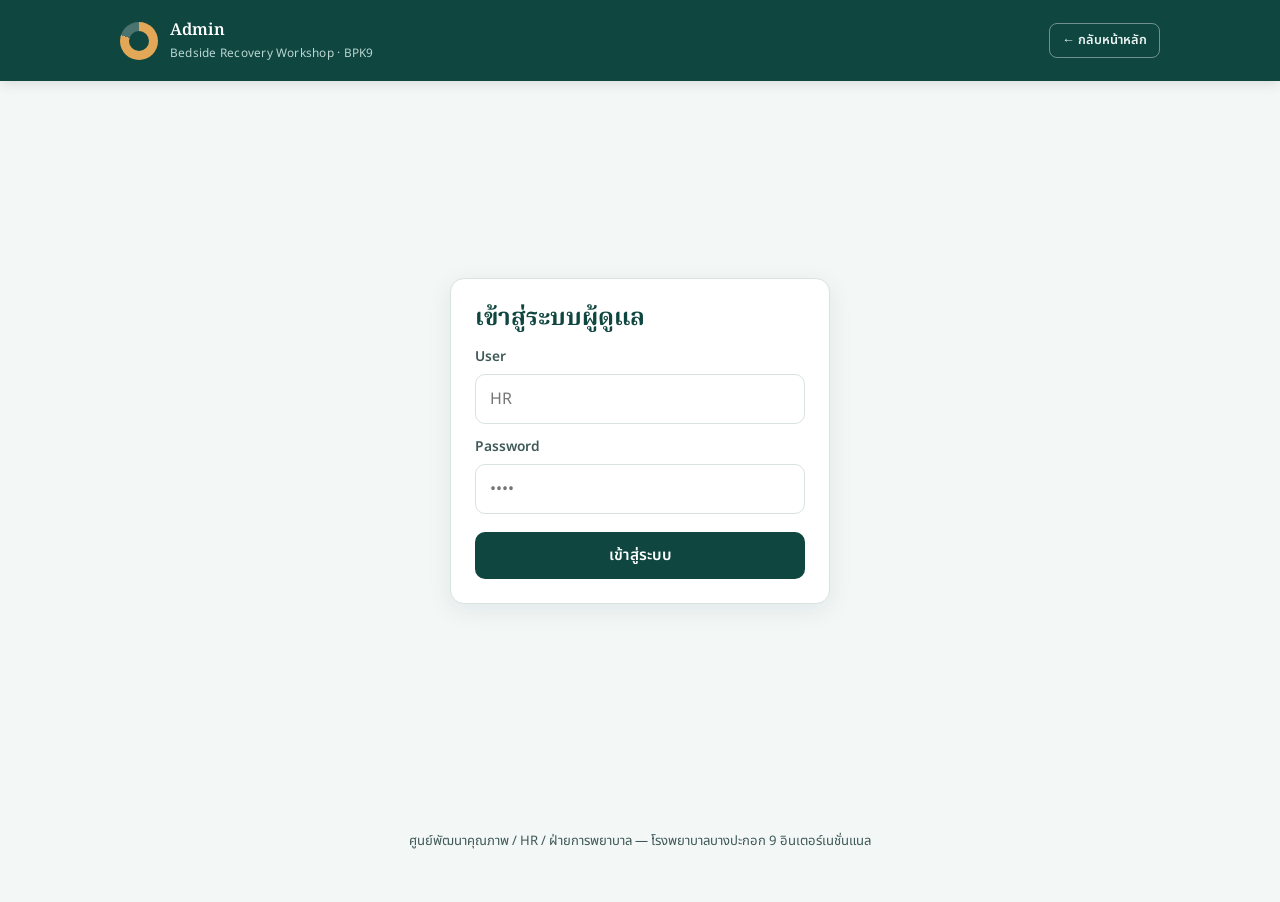
<file: admin.html>
<!DOCTYPE html>
<html lang="th">
<head>
<meta charset="UTF-8">
<meta name="viewport" content="width=device-width, initial-scale=1.0">
<title>Admin — Bedside Recovery Workshop | BPK9</title>
<style>
@import url('https://fonts.googleapis.com/css2?family=Noto+Serif+Thai:wght@500;600;700&family=Noto+Sans+Thai:wght@300;400;500;600;700&family=IBM+Plex+Mono:wght@400;500;600&display=swap');

:root{
  --ink:#16302E;
  --ink-soft:#3E5957;
  --paper:#F3F7F6;
  --paper-raised:#FFFFFF;
  --teal-deep:#0F4640;
  --teal-mid:#2E7D74;
  --teal-pale:#DCEAE7;
  --amber:#E3A857;
  --amber-deep:#C6862F;
  --brick:#C1443A;
  --brick-pale:#F7E4E2;
  --line:#D8E3E0;
  --shadow: 0 6px 24px rgba(15,70,64,.08);
  --radius: 14px;
}

*{box-sizing:border-box;}
html{scroll-behavior:smooth;}
body{
  margin:0;
  background:var(--paper);
  color:var(--ink);
  font-family:'Noto Sans Thai', sans-serif;
  font-weight:400;
  line-height:1.6;
  -webkit-font-smoothing:antialiased;
}
h1,h2,h3,.display{
  font-family:'Noto Serif Thai', serif;
  color:var(--teal-deep);
  margin:0 0 .4em;
  line-height:1.3;
}
.mono{font-family:'IBM Plex Mono',monospace;}
a{color:var(--teal-mid);}
button{font-family:inherit;}

/* focus visibility */
:focus-visible{outline:3px solid var(--amber);outline-offset:2px;}

@media (prefers-reduced-motion: reduce){
  *{animation-duration:.01ms !important; transition-duration:.01ms !important;}
}

/* ---------- layout shell ---------- */
.wrap{max-width:1080px;margin:0 auto;padding:0 20px;}

.topbar{
  background:var(--teal-deep);
  color:#EAF3F1;
  padding:18px 0;
  position:sticky; top:0; z-index:40;
  box-shadow:0 2px 12px rgba(0,0,0,.12);
}
.topbar .wrap{display:flex;align-items:center;justify-content:space-between;gap:16px;flex-wrap:wrap;}
.brand{display:flex;align-items:center;gap:12px;}
.brand .mark{
  width:38px;height:38px;border-radius:50%;
  background:conic-gradient(var(--amber) 0deg 288deg, rgba(255,255,255,.25) 288deg 360deg);
  display:flex;align-items:center;justify-content:center;
  flex:none;
}
.brand .mark span{width:20px;height:20px;border-radius:50%;background:var(--teal-deep);}
.brand-text .title{font-family:'Noto Serif Thai',serif;font-weight:600;font-size:1.02rem;color:#fff;}
.brand-text .sub{font-size:.74rem;color:#B9D6D0;letter-spacing:.02em;}

.tabs{display:flex;gap:6px;background:rgba(255,255,255,.08);padding:4px;border-radius:999px;}
.tabs button{
  border:none;background:transparent;color:#CFE6E1;
  padding:9px 16px;border-radius:999px;font-size:.9rem;cursor:pointer;
  transition:background .18s,color .18s;
}
.tabs button.active{background:var(--amber);color:var(--teal-deep);font-weight:600;}
.tabs button:hover:not(.active){background:rgba(255,255,255,.12);}

/* ---------- hero ---------- */
.hero{padding:56px 0 40px;position:relative;overflow:hidden;}
.hero .eyebrow{
  font-family:'IBM Plex Mono',monospace;font-size:.78rem;letter-spacing:.08em;
  color:var(--brick); text-transform:uppercase; margin-bottom:10px; display:block;
}
.hero h1{font-size:clamp(1.6rem,3.4vw,2.5rem);max-width:16ch;}
.hero p.lead{color:var(--ink-soft);max-width:56ch;font-size:1.02rem;}

.loop-figure{
  display:flex;align-items:center;justify-content:center;gap:0;
  margin:34px 0 6px;flex-wrap:wrap;
}
.loop-step{
  width:150px;text-align:center;position:relative;padding:0 6px;
}
.loop-step .n{
  width:40px;height:40px;border-radius:50%;
  background:var(--paper-raised);border:2px solid var(--teal-mid);
  display:flex;align-items:center;justify-content:center;margin:0 auto 10px;
  font-family:'IBM Plex Mono',monospace;font-weight:600;color:var(--teal-deep);
}
.loop-step:nth-child(5) .n{background:var(--amber);border-color:var(--amber-deep);color:var(--teal-deep);}
.loop-step .t{font-size:.82rem;font-weight:600;color:var(--teal-deep);}
.loop-arrow{color:var(--teal-mid);font-size:1.3rem;opacity:.55;margin:0 -4px;align-self:flex-start;margin-top:10px;}

/* ---------- cards / sections ---------- */
.section{padding:34px 0;}
.card{
  background:var(--paper-raised);
  border:1px solid var(--line);
  border-radius:var(--radius);
  box-shadow:var(--shadow);
  padding:24px;
}
.card + .card{margin-top:18px;}
.grid{display:grid;gap:16px;}
.grid.cols-2{grid-template-columns:1fr 1fr;}
.grid.cols-3{grid-template-columns:repeat(3,1fr);}
.grid.cols-4{grid-template-columns:repeat(4,1fr);}
@media (max-width:820px){
  .grid.cols-2,.grid.cols-3,.grid.cols-4{grid-template-columns:1fr 1fr;}
}
@media (max-width:560px){
  .grid.cols-2,.grid.cols-3,.grid.cols-4{grid-template-columns:1fr;}
  .tabs{width:100%;justify-content:space-between;}
  .tabs button{flex:1;padding:9px 8px;font-size:.82rem;}
}

/* ---------- form controls ---------- */
label{display:block;font-size:.86rem;font-weight:600;color:var(--ink-soft);margin-bottom:6px;}
input[type=text],input[type=password],input[type=number],select{
  width:100%;padding:12px 14px;border:1.5px solid var(--line);border-radius:10px;
  font-size:1rem;font-family:inherit;background:#fff;color:var(--ink);
}
input:focus,select:focus{border-color:var(--teal-mid);}
.btn{
  display:inline-flex;align-items:center;justify-content:center;gap:8px;
  background:var(--teal-deep);color:#fff;border:none;border-radius:10px;
  padding:12px 22px;font-size:.96rem;font-weight:600;cursor:pointer;
  transition:transform .12s,background .15s;
}
.btn:hover{background:var(--teal-mid);}
.btn:active{transform:scale(.98);}
.btn.amber{background:var(--amber);color:var(--teal-deep);}
.btn.amber:hover{background:var(--amber-deep);color:#fff;}
.btn.ghost{background:transparent;color:var(--teal-deep);border:1.5px solid var(--teal-mid);}
.btn.ghost:hover{background:var(--teal-pale);}
.btn.brick{background:var(--brick);color:#fff;}
.btn.brick:hover{background:#a63730;}
.btn[disabled]{opacity:.5;cursor:not-allowed;}
.btn.block{width:100%;}

.field-row{display:flex;gap:10px;align-items:flex-end;}
.field-row > div:first-child{flex:1;}

/* ---------- employee result card ---------- */
.emp-card{
  background:var(--teal-pale);border:1px solid #BEDAD4;border-radius:12px;padding:16px 18px;
  display:flex;justify-content:space-between;align-items:center;gap:12px;flex-wrap:wrap;
}
.emp-card .name{font-weight:700;color:var(--teal-deep);font-size:1.05rem;}
.emp-card .meta{color:var(--ink-soft);font-size:.88rem;}

.msg{padding:12px 16px;border-radius:10px;font-size:.9rem;margin-top:10px;}
.msg.error{background:var(--brick-pale);color:var(--brick);}
.msg.ok{background:var(--teal-pale);color:var(--teal-deep);}
.msg.warn{background:#FDF2DE;color:var(--amber-deep);}

/* ---------- round picker ---------- */
.round-groups{display:flex;flex-direction:column;gap:20px;}
.round-date-label{
  font-family:'IBM Plex Mono',monospace;font-size:.8rem;color:var(--ink-soft);
  text-transform:uppercase;letter-spacing:.04em;margin-bottom:8px;display:block;
}
.round-cards{display:grid;grid-template-columns:1fr 1fr;gap:12px;}
@media (max-width:560px){.round-cards{grid-template-columns:1fr;}}
.round-card{
  border:1.5px solid var(--line);border-radius:12px;padding:14px 16px;cursor:pointer;
  transition:border-color .15s, background .15s; background:#fff;
}
.round-card:hover{border-color:var(--teal-mid);}
.round-card.selected{border-color:var(--amber-deep);background:#FFF7EA;}
.round-card.full{opacity:.55;cursor:not-allowed;}
.round-card .time{font-weight:700;color:var(--teal-deep);font-family:'IBM Plex Mono',monospace;}
.round-card .cap{font-size:.82rem;color:var(--ink-soft);margin-top:4px;}
.round-card .bar{height:5px;background:var(--line);border-radius:3px;margin-top:8px;overflow:hidden;}
.round-card .bar i{display:block;height:100%;background:var(--teal-mid);}
.round-card.full .bar i{background:var(--brick);}

/* ---------- KPI ---------- */
.kpi{padding:20px;text-align:left;}
.kpi .num{font-family:'IBM Plex Mono',monospace;font-size:2.1rem;font-weight:600;color:var(--teal-deep);}
.kpi .label{color:var(--ink-soft);font-size:.86rem;margin-top:4px;}

/* ---------- table ---------- */
table{width:100%;border-collapse:collapse;font-size:.92rem;}
th,td{text-align:left;padding:10px 12px;border-bottom:1px solid var(--line);}
th{color:var(--ink-soft);font-weight:600;font-size:.8rem;text-transform:uppercase;letter-spacing:.03em;}
tr:last-child td{border-bottom:none;}

.dept-row .bar-outer{background:var(--line);border-radius:6px;height:10px;overflow:hidden;margin-top:6px;}
.dept-row .bar-inner{height:100%;background:var(--teal-mid);}
.dept-pct{font-family:'IBM Plex Mono',monospace;font-weight:600;color:var(--teal-deep);}

/* ---------- search ---------- */
.search-result{margin-top:16px;}
.status-badge{
  display:inline-block;padding:4px 12px;border-radius:999px;font-size:.82rem;font-weight:600;
}
.status-badge.registered{background:var(--teal-pale);color:var(--teal-deep);}
.status-badge.pending{background:var(--brick-pale);color:var(--brick);}

footer{padding:30px 0 50px;color:var(--ink-soft);font-size:.82rem;text-align:center;}

/* ---------- admin ---------- */
.login-shell{min-height:80vh;display:flex;align-items:center;justify-content:center;padding:20px;}
.login-card{max-width:380px;width:100%;}
.admin-actions{display:flex;justify-content:space-between;align-items:center;margin-bottom:18px;flex-wrap:wrap;gap:10px;}
.pill{background:var(--teal-pale);color:var(--teal-deep);padding:3px 10px;border-radius:999px;font-size:.76rem;font-weight:600;}
.small-btn{padding:6px 12px;font-size:.8rem;border-radius:8px;}
.tag-remove{background:var(--brick);color:#fff;border:none;border-radius:8px;padding:6px 10px;font-size:.78rem;cursor:pointer;}
.tag-remove:hover{background:#a63730;}
.autocomplete{position:relative;}
.autocomplete-list{
  position:absolute;top:100%;left:0;right:0;background:#fff;border:1px solid var(--line);
  border-radius:10px;box-shadow:var(--shadow);max-height:260px;overflow:auto;z-index:20;margin-top:4px;
}
.autocomplete-item{padding:10px 14px;cursor:pointer;font-size:.9rem;}
.autocomplete-item:hover{background:var(--teal-pale);}
.hidden{display:none !important;}

</style>
</head>
<body>

<header class="topbar">
  <div class="wrap">
    <div class="brand">
      <div class="mark"><span></span></div>
      <div class="brand-text">
        <div class="title">Admin</div>
        <div class="sub">Bedside Recovery Workshop · BPK9</div>
      </div>
    </div>
    <div>
      <a href="index.html" class="btn ghost small-btn" style="text-decoration:none;color:#EAF3F1;border-color:rgba(255,255,255,.4);">← กลับหน้าหลัก</a>
    </div>
  </div>
</header>

<!-- ===================== LOGIN ===================== -->
<div id="login-shell" class="login-shell">
  <div class="card login-card">
    <h2>เข้าสู่ระบบผู้ดูแล</h2>
    <div id="login-error" class="msg error hidden"></div>
    <div style="margin-top:12px;">
      <label for="login-user">User</label>
      <input type="text" id="login-user" placeholder="HR" onkeydown="if(event.key==='Enter')tryLogin()">
    </div>
    <div style="margin-top:12px;">
      <label for="login-pass">Password</label>
      <input type="password" id="login-pass" placeholder="••••" onkeydown="if(event.key==='Enter')tryLogin()">
    </div>
    <button class="btn block" style="margin-top:18px;" onclick="tryLogin()">เข้าสู่ระบบ</button>
  </div>
</div>

<!-- ===================== ADMIN CONTENT ===================== -->
<div id="admin-shell" class="wrap hidden" style="padding:24px 20px 60px;">
  <div id="admin-banner" class="msg hidden"></div>

  <div class="admin-actions">
    <div class="grid cols-3" style="flex:1;">
      <div class="card kpi" style="padding:14px 18px;">
        <div class="num" id="summary-total" style="font-size:1.5rem;">—</div>
        <div class="label">กลุ่มเป้าหมาย</div>
      </div>
      <div class="card kpi" style="padding:14px 18px;">
        <div class="num" id="summary-registered" style="font-size:1.5rem;">—</div>
        <div class="label">ลงทะเบียนแล้ว</div>
      </div>
      <div class="card kpi" style="padding:14px 18px;">
        <div class="num" id="summary-pct" style="font-size:1.5rem;">—</div>
        <div class="label">% ความคืบหน้า</div>
      </div>
    </div>
    <button class="btn ghost small-btn" onclick="logout()">ออกจากระบบ</button>
  </div>

  <div class="card">
    <h2>เพิ่มรายชื่อกลุ่มเป้าหมาย</h2>
    <p style="color:var(--ink-soft);margin-top:-6px;">ค้นหาจากฐานข้อมูลพนักงานทั้งหมด แล้วเลือกเพิ่มเข้ากลุ่มเป้าหมาย Workshop</p>
    <div class="field-row">
      <div class="autocomplete">
        <label for="add-emp-search">ค้นหาชื่อหรือรหัสพนักงาน</label>
        <input type="text" id="add-emp-search" placeholder="พิมพ์ชื่อหรือรหัสพนักงาน" oninput="onEmployeeSearchInput()">
        <div id="add-emp-suggestions" class="autocomplete-list hidden"></div>
      </div>
      <button id="add-emp-btn" class="btn amber" disabled onclick="addTargetEmployee()">เพิ่มเข้ากลุ่มเป้าหมาย</button>
    </div>
  </div>

  <div class="card">
    <div style="display:flex;justify-content:space-between;align-items:center;">
      <h2 style="margin:0;">รายชื่อกลุ่มเป้าหมายทั้งหมด</h2>
      <span class="pill" id="target-count-pill">—</span>
    </div>
    <div id="target-table" style="margin-top:14px;overflow:auto;"></div>
  </div>

  <div class="card">
    <h2>จำนวนเป้าหมายต่อหน่วยงาน</h2>
    <p style="color:var(--ink-soft);margin-top:-6px;">ค่าเริ่มต้นคำนวณจากจำนวนรายชื่อในหน่วยงานนั้น — แก้ไขได้หากจำนวนจริงต่างจากรายชื่อที่มี</p>
    <div id="dept-override-table" style="margin-top:14px;overflow:auto;"></div>
  </div>
</div>

<footer>
  ศูนย์พัฒนาคุณภาพ / HR / ฝ่ายการพยาบาล — โรงพยาบาลบางปะกอก 9 อินเตอร์เนชั่นแนล
</footer>

<script>
// Auto-generated data — employee records embedded client-side
const TARGET_EMPLOYEES = [{"id": "95001048", "name": "นางศิรดา บุษบง", "position": "ผู้ช่วยพยาบาล(PN)", "dept": "Ward 10"}, {"id": "95302100", "name": "นางสาวปนัดดา จันทะขาน", "position": "ผู้ช่วยพยาบาล(PN)", "dept": "Ward 10"}, {"id": "95603597", "name": "นางสาวนุรฮายาตี ยูโซะ", "position": "ผู้ช่วยพยาบาล(PN)", "dept": "Ward 10"}, {"id": "95904635", "name": "นางสาวอัมพร คนไหว", "position": "ผู้ช่วยพยาบาล(PN)", "dept": "Ward 10"}, {"id": "96004949", "name": "นางสาวอภิญญา ภูโคกยาง", "position": "ผู้ช่วยพยาบาล(PN)", "dept": "Ward 10"}, {"id": "96105387", "name": "นางสาวมินตรา สุดวิลัย", "position": "ผู้ช่วยพยาบาล(PN)", "dept": "Ward 10"}, {"id": "96506315", "name": "นางสาวรสติยา บุพเต", "position": "ผู้ช่วยพยาบาล(PN)", "dept": "Ward 10"}, {"id": "96806959", "name": "นางสาวพัชนี สินมาก", "position": "ผู้ช่วยพยาบาล(PN)", "dept": "Ward 10"}, {"id": "96806941", "name": "นางสาวรุสลีนา อาแว", "position": "ผู้ช่วยพยาบาล(PN)", "dept": "Ward 10"}, {"id": "96806983", "name": "นางสาววนิดา ไชยสุวรรณ", "position": "ผู้ช่วยพยาบาล(PN)", "dept": "Ward 10"}, {"id": "95603452", "name": "นางสาวภัสสร จูมแพง", "position": "นักวิชาการส่งเสริมสุขภาพ", "dept": "Ward 12"}, {"id": "95301958", "name": "นางสาววีรยา เจริญพร", "position": "ผู้ช่วยพยาบาล(PN)", "dept": "Ward 12"}, {"id": "95402572", "name": "นางสาวศรัญญา ภูมิฐาน", "position": "ผู้ช่วยพยาบาล(PN)", "dept": "Ward 12"}, {"id": "95402571", "name": "นางสาวสุดารัตน์ มะลิพรม", "position": "ผู้ช่วยพยาบาล(PN)", "dept": "Ward 12"}, {"id": "95904555", "name": "นางสาวอัจฉรา สีโนนสูง", "position": "ผู้ช่วยพยาบาล(PN)", "dept": "Ward 12"}, {"id": "96005004", "name": "นางสาวรังสินี ทองอ่อน", "position": "ผู้ช่วยพยาบาล(PN)", "dept": "Ward 12"}, {"id": "96105275", "name": "นางสาวณิชกานต์ พยังเค", "position": "ผู้ช่วยพยาบาล(PN)", "dept": "Ward 12"}, {"id": "96305809", "name": "นางสาวปิยธิดา กิ่วไธสง", "position": "ผู้ช่วยพยาบาล(PN)", "dept": "Ward 12"}, {"id": "96606672", "name": "นางสาวศิริวิมล จิตต์แสง", "position": "ผู้ช่วยพยาบาล(PN)", "dept": "Ward 12"}, {"id": "96606685", "name": "นางสาวอนุธิดา งามเฉลียว", "position": "ผู้ช่วยพยาบาล(PN)", "dept": "Ward 12"}, {"id": "94800712", "name": "นางสาวสุภาพร ตาลทรัพย์", "position": "ผู้ช่วยพยาบาล(PN)", "dept": "Ward 7"}, {"id": "95101523", "name": "นางสาวพรทิวา โคตรสีดา", "position": "ผู้ช่วยพยาบาล(PN)", "dept": "Ward 7"}, {"id": "95503144", "name": "นางสาวจริยา เพ็ชรทอง", "position": "ผู้ช่วยพยาบาล(PN)", "dept": "Ward 7"}, {"id": "96506292", "name": "นางสาวภัทลัดดา เอกตาแสง", "position": "ผู้ช่วยพยาบาล(PN)", "dept": "Ward 7"}, {"id": "96706706", "name": "นางสาวชลธิชา พุ่มนิคม", "position": "ผู้ช่วยพยาบาล(PN)", "dept": "Ward 7"}, {"id": "96806997", "name": "นางสาววิรัชนันท์ สุพรรณา", "position": "ผู้ช่วยพยาบาล(PN)", "dept": "Ward 7"}, {"id": "95904722", "name": "นางสาวสุรีย์พร เพ็ชรงาม", "position": "เจ้าหน้าที่ธุรการ", "dept": "Ward 9"}, {"id": "93300085", "name": "นางสาวนุชธิดา ศรีม่วง", "position": "ผู้ช่วยพยาบาล(PN)", "dept": "Ward 9"}, {"id": "94900497", "name": "นางสาววงษ์ลักษ์ พิมดา", "position": "ผู้ช่วยพยาบาล(PN)", "dept": "Ward 9"}, {"id": "95402394", "name": "นางสาวนงนิจ ยันตะคุ", "position": "ผู้ช่วยพยาบาล(PN)", "dept": "Ward 9"}, {"id": "95402460", "name": "นางสาวสุมาลี พรมรัตน์", "position": "ผู้ช่วยพยาบาล(PN)", "dept": "Ward 9"}, {"id": "95603675", "name": "นางสาวศิริประภา โพสาขา", "position": "ผู้ช่วยพยาบาล(PN)", "dept": "Ward 9"}, {"id": "95804440", "name": "นางสาวสุนิสา สงวนทอง", "position": "ผู้ช่วยพยาบาล(PN)", "dept": "Ward 9"}, {"id": "96105116", "name": "นางสาวพิภัสนีย์ สังข์ป้อม", "position": "ผู้ช่วยพยาบาล(PN)", "dept": "Ward 9"}, {"id": "96506211", "name": "นางสาวพิลาพร กันกระโทก", "position": "ผู้ช่วยพยาบาล(PN)", "dept": "Ward 9"}, {"id": "96506318", "name": "นางสาวสิริวิภาพรรณ อุทธไชย", "position": "ผู้ช่วยพยาบาล(PN)", "dept": "Ward 9"}, {"id": "96606437", "name": "นางสาวดวงกมล จันทะขาน", "position": "ผู้ช่วยพยาบาล(PN)", "dept": "Ward 9"}, {"id": "96806949", "name": "นางสาวนัจมีย์ เสมะ", "position": "ผู้ช่วยพยาบาล(PN)", "dept": "Ward 9"}, {"id": "96806993", "name": "นางสาวจิรัชญา พลเมืองจันทร์", "position": "ผู้ช่วยพยาบาล(PN)", "dept": "Ward 9"}, {"id": "93700080", "name": "นางสาวทริสดี ถนอมนุช", "position": "ผู้ช่วยพยาบาล(PN)", "dept": "OPD ศัลยกรรม"}, {"id": "96606419", "name": "นางสาววรรณิศา หอมจันดี", "position": "ผู้ช่วยพยาบาล(PN)", "dept": "OPD ศัลยกรรม"}, {"id": "96706809", "name": "นางสาวจุฑามาศ วิชัยวงศ์", "position": "ผู้ช่วยพยาบาล(PN)", "dept": "OPD ศัลยกรรม"}, {"id": "96806982", "name": "นางสาวนิภาพร ภูยาดวง", "position": "ผู้ช่วยพยาบาล(PN)", "dept": "OPD ศัลยกรรม"}, {"id": "95503280", "name": "นางสาวจิราพร จันทร์สร้อย", "position": "ผู้ช่วยพยาบาล(PN) 2", "dept": "OPD ศัลยกรรม"}, {"id": "95703909", "name": "นายไชยวัฒน์ วิชัยวงษ์", "position": "ผู้ช่วยพยาบาล(PN)", "dept": "ห้องฉุกเฉิน"}, {"id": "96405847", "name": "นายนนทกานต์ แก้วมาตร", "position": "ผู้ช่วยพยาบาล(PN)", "dept": "ห้องฉุกเฉิน"}, {"id": "96506287", "name": "นางสาวภุมรา อันทะชัย", "position": "ผู้ช่วยพยาบาล(PN)", "dept": "ห้องฉุกเฉิน"}, {"id": "96506311", "name": "นางสาวประภัสสร สีทาดี", "position": "ผู้ช่วยพยาบาล(PN)", "dept": "ห้องฉุกเฉิน"}, {"id": "95603748", "name": "นางสาวธนารัตน์ รอดยี่หก", "position": "ผู้ช่วยพยาบาล(PN)3", "dept": "ห้องฉุกเฉิน"}, {"id": "95201789", "name": "นายสุธี ปูนกลาง", "position": "ผู้ช่วยพยาบาล(อาวุโส)", "dept": "ห้องฉุกเฉิน"}, {"id": "95302044", "name": "นางสาวมลฤดี คำบึงกลาง", "position": "ผู้ช่วยพยาบาล(อาวุโส)", "dept": "ห้องฉุกเฉิน"}, {"id": "95302190", "name": "นางสาววิมล ไชยสุวรรณ", "position": "ผู้ช่วยพยาบาล(อาวุโส)", "dept": "ห้องฉุกเฉิน"}, {"id": "95402653", "name": "นางสาวจินตนา สายแสน", "position": "ผู้ช่วยพยาบาล(อาวุโส)", "dept": "ห้องฉุกเฉิน"}, {"id": "96105336", "name": "นางสาวชฎารัตน์ บัวงาม", "position": "นักวิชาการส่งเสริมสุขภาพ (อาวุโส)", "dept": "กายภาพบำบัด"}, {"id": "96305784", "name": "นางสาวสัจจพร ยามี", "position": "นักวิทยาศาสตร์การกีฬา", "dept": "กายภาพบำบัด"}, {"id": "96406004", "name": "นางสาวเสาวลักษณ์ ประสงค์การณ์", "position": "นักวิทยาศาสตร์การกีฬา", "dept": "กายภาพบำบัด"}, {"id": "96807048", "name": "นายอธิพัชร์ วราธรธีรสิทธิ์", "position": "นักวิทยาศาสตร์การกีฬา", "dept": "กายภาพบำบัด"}, {"id": "96807057", "name": "นางสาวฟัดรีนา มะเซ็ง", "position": "นักวิทยาศาสตร์การกีฬา", "dept": "กายภาพบำบัด"}, {"id": "96005095", "name": "นางสาวกฤษณา ต๊ะชา", "position": "ผู้ช่วยนักกายภาพบำบัด", "dept": "กายภาพบำบัด"}, {"id": "95804515", "name": "นายกฤติน สัตะพัน", "position": "ผู้ช่วยนักกายภาพบำบัด(PN)", "dept": "กายภาพบำบัด"}, {"id": "96205705", "name": "นางสาวชไมพร ทีพุทธา", "position": "ผู้ช่วยนักรังสีเทคนิค", "dept": "รังสีวิทยา"}, {"id": "96305786", "name": "นางสาวสุวนันท์ สุขเสนา", "position": "ผู้ช่วยนักรังสีเทคนิค", "dept": "รังสีวิทยา"}, {"id": "96506015", "name": "นางสาววริยา กานุวงค์", "position": "ผู้ช่วยนักรังสีเทคนิค", "dept": "รังสีวิทยา"}, {"id": "96606657", "name": "นางสาววาสนา รอมาลี", "position": "ผู้ช่วยนักรังสีเทคนิค", "dept": "รังสีวิทยา"}, {"id": "96706892", "name": "นางสาวสุพิชชา ยอดเมือง", "position": "ผู้ช่วยนักรังสีเทคนิค", "dept": "รังสีวิทยา"}, {"id": "96907146", "name": "นางสาวเบญญาภา สร้อยสด", "position": "ผู้ช่วยนักรังสีเทคนิค", "dept": "รังสีวิทยา"}, {"id": "95503084", "name": "นายธีระศักดิ์ กันอินทร์", "position": "ผู้ช่วยนักรังสีเทคนิค (PN)", "dept": "รังสีวิทยา"}, {"id": "95603624", "name": "นางสาวทศพร บุญขาว", "position": "ผู้ช่วยนักรังสีเทคนิค (อาวุโส)", "dept": "รังสีวิทยา"}, {"id": "96105209", "name": "นางสาวอมรรัตน์ ผาลารักษ์", "position": "ผู้ช่วยพยาบาล(PN)", "dept": "รังสีวิทยา"}, {"id": "96506296", "name": "นางสาวธัญชนก จำปานาค", "position": "Beauty Specialist", "dept": "ศูนย์ผิวหนังและศัลยกรรมตกแต่ง"}, {"id": "96506055", "name": "นางสาวเกษร อินทร์สงค์", "position": "Product Specialists", "dept": "ศูนย์ผิวหนังและศัลยกรรมตกแต่ง"}, {"id": "95603500", "name": "นางสาวกัญญารัตน์ แจ้งดี", "position": "Trainer", "dept": "ศูนย์ผิวหนังและศัลยกรรมตกแต่ง"}, {"id": "96606684", "name": "นางสาววราภรณ์ แสงโชติ", "position": "เจ้าหน้าที่ศูนย์ความงาม", "dept": "ศูนย์ผิวหนังและศัลยกรรมตกแต่ง"}, {"id": "96506337", "name": "นางสาวพันเครือ เชื้อคำฮด", "position": "นักวิชาการส่งเสริมสุขภาพ", "dept": "ศูนย์ผิวหนังและศัลยกรรมตกแต่ง"}, {"id": "96606389", "name": "นางสาวรดา หน่อคำหล้า", "position": "นักวิชาการส่งเสริมสุขภาพ", "dept": "ศูนย์ผิวหนังและศัลยกรรมตกแต่ง"}, {"id": "96706754", "name": "นางสาววัลภา มายวน", "position": "นักวิชาการส่งเสริมสุขภาพ", "dept": "ศูนย์ผิวหนังและศัลยกรรมตกแต่ง"}, {"id": "95402655", "name": "นางสาวสาวิตรี มหาเสนา", "position": "ผู้ช่วยพยาบาล(PN)", "dept": "ศูนย์ผิวหนังและศัลยกรรมตกแต่ง"}, {"id": "95804268", "name": "นางสาววรรณิภา สกุลซ้ง", "position": "ผู้ช่วยพยาบาล(PN)", "dept": "ศูนย์ผิวหนังและศัลยกรรมตกแต่ง"}, {"id": "96205451", "name": "นางสาวภวิษย์พร สุวรรณไตรย์", "position": "ผู้ช่วยพยาบาล(PN)", "dept": "ศูนย์ผิวหนังและศัลยกรรมตกแต่ง"}, {"id": "96606439", "name": "นางสุพรรษา วงศ์หิรัณย์โชค", "position": "ผู้ช่วยพยาบาล(PN)", "dept": "ศูนย์ผิวหนังและศัลยกรรมตกแต่ง"}, {"id": "96606666", "name": "นางสาวสุรางคนา ใจนัน", "position": "ผู้ช่วยพยาบาล(PN)", "dept": "ศูนย์ผิวหนังและศัลยกรรมตกแต่ง"}, {"id": "96606682", "name": "นางสาวสุวรรณา มงคล", "position": "ผู้ช่วยพยาบาล(PN)", "dept": "ศูนย์ผิวหนังและศัลยกรรมตกแต่ง"}, {"id": "96907154", "name": "นางสาวอาภารัตน์ แสงสุมาตร", "position": "ผู้ช่วยพยาบาล(PN)", "dept": "ศูนย์ผิวหนังและศัลยกรรมตกแต่ง"}, {"id": "96205442", "name": "นางสาวชลินณา เฉิดไธสง", "position": "เจ้าหน้าที่ส่งเสริมสุขภาพ", "dept": "ศูนย์ระบบทางเดินอาหาร ชั้น 10"}, {"id": "96506256", "name": "นางสาวศุภาวรรณ พองพรหม", "position": "นักวิชาการส่งเสริมสุขภาพ", "dept": "ศูนย์ระบบทางเดินอาหาร ชั้น 10"}, {"id": "95603550", "name": "นางสาวอภิวรรณ์ จันทิ", "position": "ผู้ช่วยพยาบาล(PN)3", "dept": "ศูนย์ระบบทางเดินอาหาร ชั้น 10"}, {"id": "94300087", "name": "นางสาวน้ำผึ้ง มาลำโกน", "position": "ผู้ช่วยพยาบาล(อาวุโส)", "dept": "ศูนย์ระบบทางเดินอาหาร ชั้น 10"}];
const ALL_EMPLOYEES = [{"id": "95402647", "name": "นางสาวเบญจภรณ์ ยอดอิน", "position": "ผู้ช่วยพยาบาล(PN)3", "dept": "แผนก OPD อายุรกรรม"}, {"id": "95101347", "name": "นางสาวรอฎียะห์ สือแม", "position": "เจ้าหน้าที่ประสานงาน(อาหรับ)", "dept": "แผนกการตลาดต่างประเทศ(Arab)"}, {"id": "95603640", "name": "นายอิทธิพล แสงมาน", "position": "เจ้าหน้าที่ประสานงาน(อาหรับ)", "dept": "แผนกการตลาดต่างประเทศ(Arab)"}, {"id": "95001232", "name": "นางสาวมารีนา ดอเลาะ", "position": "พยาบาล(RN)", "dept": "ศูนย์ระบบทางเดินอาหารและตับ"}, {"id": "95001220", "name": "นางสาวนาซาตี สะมาแอ", "position": "เจ้าหน้าที่ประสานงาน(อาหรับ)(PN)", "dept": "แผนกการตลาดต่างประเทศ(Arab)"}, {"id": "95503218", "name": "นางสาวรอฎียะห์ สุขสำราญ", "position": "เลขานุการ (อาวุโส) ฝ่าย สายงานการตลาดต่างประเทศ", "dept": "สายงานบริหารการต่างประเทศ"}, {"id": "95603469", "name": "นางพัชรี กาญจนกันติ", "position": "พยาบาลวิชาชีพ(Medical Report)", "dept": "แผนกประสานงานองค์กรและเอกสารทางการแพทย์"}, {"id": "95603456", "name": "นางสาวณมลชนก ร้อยผง", "position": "นักวิชาการส่งเสริมสุขภาพ", "dept": "ศูนย์หัวใจ"}, {"id": "95402348", "name": "นายนิมิตร สุรพงศานุรักษ์", "position": "เจ้าหน้าที่ออกหน่วย(PN)", "dept": "แผนกออกหน่วยB9KOM"}, {"id": "95502746", "name": "นางสาวยุวดี พูนภิญโญ", "position": "ผู้ช่วยพยาบาล(PN)", "dept": "ศูนย์สมองและระบบประสาท"}, {"id": "95302058", "name": "นางสาวสโรชา ภูยาธร", "position": "หัวหน้าทีมออกหน่วย", "dept": "แผนกออกหน่วยB9KOM"}, {"id": "95502878", "name": "นางอำไพ ลิ้มวรนันท์", "position": "เลขานุการ (อาวุโส)", "dept": "สำนักผู้อำนวยการ"}, {"id": "95603550", "name": "นางสาวอภิวรรณ์ จันทิ", "position": "ผู้ช่วยพยาบาล(PN)3", "dept": "ศูนย์ระบบทางเดินอาหารและตับ"}, {"id": "95503243", "name": "นางสาวยัสตานา นิทอง", "position": "นักวิชาการส่งเสริมสุขภาพ", "dept": "แผนกหน่วยส่องกล้องระบบทางเดินอาหาร"}, {"id": "95603450", "name": "นางสาวอลิสา มนต์ปราณีต", "position": "นักวิชาการส่งเสริมสุขภาพ (อาวุโส)", "dept": "ศูนย์ตรวจสุขภาพ (Check up)"}, {"id": "95603449", "name": "นางสาวจิราพร กระแสโสม", "position": "เจ้าหน้าที่ลงรหัสโรค", "dept": "แผนกเวชสถิติ"}, {"id": "95603687", "name": "นายวิชัย ไชยหานิจ", "position": "นักวิชาการส่งเสริมสุขภาพ", "dept": "แผนกออกหน่วยB9KOM"}, {"id": "95603755", "name": "นางสาวรัตนา จรเด็จ", "position": "นักวิชาการส่งเสริมสุขภาพ", "dept": "ศูนย์พัฒนาการเด็กBe Smart Center"}, {"id": "94300543", "name": "นางสาวสมฤดี หนองยาง", "position": "ผู้ช่วยพยาบาล(PN)", "dept": "BPK9 Wellness"}, {"id": "95402317", "name": "นางสาวนริศรา คำแก้ว", "position": "รักษาการผู้อำนวยการสายงานพยาบาล", "dept": "สายงานพยาบาล"}, {"id": "94700477", "name": "นางสาวนพเกล้า โพธิ์คำ", "position": "พยาบาล(RN)", "dept": "แผนกห้องฉุกเฉิน"}, {"id": "95402653", "name": "นางสาวจินตนา สายแสน", "position": "ผู้ช่วยพยาบาล(อาวุโส)", "dept": "แผนกห้องฉุกเฉิน"}, {"id": "95302044", "name": "นางสาวมลฤดี คำบึงกลาง", "position": "ผู้ช่วยพยาบาล(อาวุโส)", "dept": "แผนกห้องฉุกเฉิน"}, {"id": "95302190", "name": "นางสาววิมล ไชยสุวรรณ", "position": "ผู้ช่วยพยาบาล(อาวุโส)", "dept": "แผนกห้องฉุกเฉิน"}, {"id": "95302055", "name": "นายวุฒิชัย ตอนสี", "position": "พยาบาล(RN)", "dept": "แผนกห้องฉุกเฉิน"}, {"id": "95603748", "name": "นางสาวธนารัตน์ รอดยี่หก", "position": "ผู้ช่วยพยาบาล(PN)3", "dept": "แผนกห้องฉุกเฉิน"}, {"id": "95503162", "name": "นางสาววิภาดา ไชยบุบผา", "position": "ผู้จัดการแผนกOPD ศัลยกรรมและOPDศัลยกรรมกระดูก", "dept": "แผนก OPD ศัลยกรรมกระดูกและข้อ"}, {"id": "93700080", "name": "นางสาวทริสดี ถนอมนุช", "position": "ผู้ช่วยพยาบาล(PN)", "dept": "แผนก OPD ศัลยกรรม"}, {"id": "94700374", "name": "นางสายใจ คงอินทร์", "position": "ผู้ช่วยพยาบาล(อาวุโส)", "dept": "แผนก OPD ศัลยกรรมกระดูกและข้อ"}, {"id": "94900901", "name": "นางสาวเดือนเพ็ญ กมล", "position": "ผู้ช่วยพยาบาล(PN)3", "dept": "แผนก OPD ศัลยกรรมกระดูกและข้อ"}, {"id": "95503123", "name": "นางสาวภาวดี วรสาร", "position": "ผู้ช่วยพยาบาล(PN)", "dept": "แผนกออกหน่วยB9KOM"}, {"id": "95503280", "name": "นางสาวจิราพร จันทร์สร้อย", "position": "ผู้ช่วยพยาบาล(PN) 2", "dept": "แผนก OPD ศัลยกรรม"}, {"id": "95001115", "name": "นางระวีวรรณ ภู่วรวรรณ", "position": "ผู้จัดการศูนย์พัฒนาการเด็กBe Smart Center", "dept": "ศูนย์พัฒนาการเด็กBe Smart Center"}, {"id": "95201687", "name": "นางสาวสุจิตรา สุเมธกุล", "position": "ผู้ช่วยพยาบาล(อาวุโส)", "dept": "แผนก OPD อายุรกรรม"}, {"id": "95001051", "name": "นางสาวบุษยมาศ กาลเขว้า", "position": "ผู้จัดการแผนกกุมารเวช", "dept": "แผนก OPD กุมารเวช"}, {"id": "94300081", "name": "นางสาวจรรยา  มาศเขื่อนขันธ์", "position": "พนักงานผู้ช่วยเหลือผู้ป่วย(อาวุโส)", "dept": "ศูนย์ตรวจสุขภาพ (Check up)"}, {"id": "95302187", "name": "นางสาวหทัยชนก จตุรวัฒนา", "position": "เจ้าหน้าที่ธุรการ", "dept": "ศูนย์ตรวจสุขภาพ (Check up)"}, {"id": "95101344", "name": "นางสาวพัชรินทร์ ปันไธสง", "position": "รองผู้จัดการแผนกออกหน่วยตรวจสุขภาพ(B9KOM)", "dept": "แผนกออกหน่วยB9KOM"}, {"id": "95301902", "name": "นางสาวจิรวรรณ จันทรวงศากุล", "position": "ผู้จัดการแผนกผู้ป่วยวิกฤตหัวใจ และผู้จัดการแผนกผู้ป่วยหนัก", "dept": "แผนก ICU"}, {"id": "95502874", "name": "นางสาวมณธิชา พญาคำ", "position": "พยาบาล(RN)", "dept": "แผนก ICU"}, {"id": "95603531", "name": "นางสาวสุนารี ฤาเดช", "position": "พยาบาล(RN)", "dept": "แผนก Cath Lab"}, {"id": "95603507", "name": "นางสาวลักษ์ศณา แสงโพธิ์", "position": "พยาบาล(RN)", "dept": "แผนก ICU"}, {"id": "95603541", "name": "นางสาวจินตนา ทวีโภค", "position": "พยาบาล(RN)", "dept": "แผนก CCU"}, {"id": "95603515", "name": "นางสาวปจิตรา จิตต์อุทัศน์", "position": "พยาบาล(RN)", "dept": "แผนก Cath Lab"}, {"id": "93800073", "name": "นางสาวจินตนา เนาวเศษ", "position": "พยาบาล(RN)", "dept": "Ward 10 B"}, {"id": "94900953", "name": "นางสาวปวีณา พัฒนจักร", "position": "หัวหน้าเลขานุการสายงานการพยาบาล", "dept": "สายงานพยาบาล"}, {"id": "95201718", "name": "นางสาวรัตนาพร โพธิ์ภักดี", "position": "พยาบาล(RN)", "dept": "Ward 7"}, {"id": "95302068", "name": "นางสาวรัตติกาล เสร็จสิ้น", "position": "ผู้ช่วยพยาบาล(PN)", "dept": "แผนก ICU"}, {"id": "95402675", "name": "นางสาวสุพัตรา ถวายสินธุ์", "position": "ผู้ช่วยพยาบาล(PN)", "dept": "แผนกหู คอ จมูก"}, {"id": "95503199", "name": "นางสาวอัจฉรา จงรัมย์", "position": "ผู้ช่วยพยาบาล(PN)", "dept": "แผนก CCU"}, {"id": "94700415", "name": "นางสาวกนิษฐา โชตินอก", "position": "พยาบาล(RN)", "dept": "แผนก Cath Lab"}, {"id": "95001223", "name": "นางประกายดาว กลิ่มสุข", "position": "ผู้ช่วยพยาบาล(อาวุโส)", "dept": "แผนก OPD กุมารเวช"}, {"id": "94800619", "name": "นางสาวน้ำฝน สุภา", "position": "ผู้จัดการแผนกทารกแรกเกิด", "dept": "แผนกทารกแรกเกิด"}, {"id": "95402293", "name": "นางสาววัลภา สิทธิศาสตร์", "position": "พยาบาล(RN)", "dept": "แผนกทารกแรกเกิด"}, {"id": "95503236", "name": "นางสาวพรทิพย์ จันทะมาตย์", "position": "ผู้ช่วยพยาบาล(PN)", "dept": "แผนกทารกแรกเกิด"}, {"id": "95302103", "name": "นางสาวเนตรดาว อนุภาพ", "position": "พยาบาล(RN)", "dept": "แผนกทารกแรกเกิด"}, {"id": "95302066", "name": "นางสาวสิริพร สิงห์ซอม", "position": "ผู้ช่วยพยาบาล(PN)", "dept": "แผนกทารกแรกเกิด"}, {"id": "95101423", "name": "นายพิชิต โพธิ์พยัคฆ์", "position": "พยาบาล(RN)", "dept": "แผนกห้องผ่าตัด"}, {"id": "95603506", "name": "นายเมธาวี ศรีภิรมย์", "position": "พยาบาล(RN)", "dept": "แผนกหน่วยส่องกล้องระบบทางเดินอาหาร"}, {"id": "95302073", "name": "นางสาวสายฤทัย ศรีคำจีน", "position": "ผู้ช่วยพยาบาล(PN) 2", "dept": "แผนก OPD จักษุ"}, {"id": "95302051", "name": "นายศรีสุวรรณ ตั้งวงศ์ทอง", "position": "ผู้ช่วยพยาบาล(อาวุโส)", "dept": "แผนกหน่วยส่องกล้องระบบทางเดินอาหาร"}, {"id": "94700351", "name": "นางสาวสมคิด แก้ววงษา", "position": "ผู้ช่วยพยาบาล(PN)", "dept": "แผนกห้องผ่าตัด"}, {"id": "95402509", "name": "นางสาวจรัสศรี สุขแสวง", "position": "ผู้ช่วยพยาบาล(PN)", "dept": "แผนกสูตินรีเวช"}, {"id": "95402587", "name": "นางสาวเกศรินทร์ อินทจักร์", "position": "ผู้ช่วยพยาบาล(PN)", "dept": "แผนกห้องผ่าตัด"}, {"id": "95402588", "name": "นางสาวดวงเดือน อิสโร", "position": "ผู้ช่วยพยาบาล(PN)", "dept": "แผนกห้องผ่าตัด"}, {"id": "95503521", "name": "นางสาวกานดา บุญแก่น", "position": "ผู้ช่วยพยาบาล(PN)", "dept": "แผนกห้องผ่าตัด"}, {"id": "95603557", "name": "นางสาวศิรินุช บุตรจำนงค์", "position": "ผู้ช่วยพยาบาล(PN)", "dept": "แผนกห้องผ่าตัด"}, {"id": "95503031", "name": "นางสาวศิรินทรา หนูตา", "position": "พยาบาล(RN)", "dept": "แผนกห้องผ่าตัด"}, {"id": "95603443", "name": "นางสาววันฮาลีเมาะ กามะ", "position": "นักวิชาการส่งเสริมสุขภาพ", "dept": "แผนกห้องผ่าตัด"}, {"id": "95603471", "name": "นางสาวอัสวานี มะเซ็ง", "position": "นักวิชาการส่งเสริมสุขภาพ", "dept": "แผนกห้องผ่าตัด"}, {"id": "95201712", "name": "นายจักรพันธ์ อุสาพรหม", "position": "พยาบาล(RN)", "dept": "แผนกหน่วยส่องกล้องระบบทางเดินอาหาร"}, {"id": "95201612", "name": "นางสาวธิดารัตน์ ไชยสิงห์", "position": "ผู้จัดการแผนกห้องคลอด", "dept": "แผนกห้องคลอด"}, {"id": "95301880", "name": "นางสาวจารุวรรณ จันทร์แจ้ง", "position": "ผู้จัดการศูนย์เวชศาสตร์การเจริญพันธุ์", "dept": "ศูนย์เวชศาสตร์การเจริญพันธุ์"}, {"id": "95201562", "name": "นางลักคนา ก้อนคำ", "position": "ผู้ช่วยพยาบาล(PN)", "dept": "แผนกห้องคลอด"}, {"id": "95201684", "name": "นางสาวพัชราภรณ์ ดวงดี", "position": "ผู้ช่วยพยาบาล(PN)", "dept": "แผนกห้องคลอด"}, {"id": "95603512", "name": "นางสาวรัตน์มณี หวังสุข", "position": "ผู้ช่วยพยาบาล(PN)", "dept": "แผนกห้องคลอด"}, {"id": "95201650", "name": "นางธนารัตน์ จันทร์ใย", "position": "ผู้จัดการแผนกศูนย์ผิวหนังและศัลยกรรมตกแต่ง", "dept": "ศูนย์ผิวหนังและศัลยกรรมตกแต่ง"}, {"id": "95402655", "name": "นางสาวสาวิตรี มหาเสนา", "position": "ผู้ช่วยพยาบาล(PN)", "dept": "ศูนย์ผิวหนังและศัลยกรรมตกแต่ง"}, {"id": "95603500", "name": "นางสาวกัญญารัตน์ แจ้งดี", "position": "Trainer", "dept": "ศูนย์ผิวหนังและศัลยกรรมตกแต่ง"}, {"id": "93300085", "name": "นางสาวนุชธิดา ศรีม่วง", "position": "ผู้ช่วยพยาบาล(PN)", "dept": "Ward 9"}, {"id": "94800712", "name": "นางสาวสุภาพร ตาลทรัพย์", "position": "ผู้ช่วยพยาบาล(PN)", "dept": "Ward 7"}, {"id": "94900497", "name": "นางสาววงษ์ลักษ์ พิมดา", "position": "ผู้ช่วยพยาบาล(PN)", "dept": "Ward 9"}, {"id": "95101523", "name": "นางสาวพรทิวา โคตรสีดา", "position": "ผู้ช่วยพยาบาล(PN)", "dept": "Ward 7"}, {"id": "95402394", "name": "นางสาวนงนิจ ยันตะคุ", "position": "ผู้ช่วยพยาบาล(PN)", "dept": "Ward 9"}, {"id": "95302165", "name": "นางสาวรัตนาภรณ์ รัตแสนศรี", "position": "พยาบาล(RN)", "dept": "แผนกหู คอ จมูก"}, {"id": "95503144", "name": "นางสาวจริยา เพ็ชรทอง", "position": "ผู้ช่วยพยาบาล(PN)", "dept": "Ward 7"}, {"id": "94700314", "name": "นางสาวดวงดี สมศรี", "position": "ผู้ช่วยพยาบาล(อาวุโส)", "dept": "แผนก OPD อายุรกรรม"}, {"id": "94800737", "name": "นางสาววาสนา ปั้นสุรินทร์", "position": "ผู้จัดการแผนกผู้ป่วยในชั้น 10 B", "dept": "Ward 10 B"}, {"id": "94900969", "name": "นางสาวกาญดา วรรณไชย", "position": "ผู้ช่วยพยาบาล(อาวุโส)", "dept": "แผนก OPD กุมารเวช"}, {"id": "95603726", "name": "นางสาวช่อผกา เล็บสังวาลย์", "position": "พยาบาล(RN)", "dept": "แผนกออกหน่วยB9KOM"}, {"id": "95001048", "name": "นางศิรดา บุษบง", "position": "ผู้ช่วยพยาบาล(PN)", "dept": "Ward 10 B"}, {"id": "95603730", "name": "นางสาวพรทิพย์ สะใบบาง", "position": "เจ้าหน้าที่ออกหน่วย(PN)", "dept": "แผนกออกหน่วยB9KOM"}, {"id": "95603738", "name": "นางสาวมินตรา แสนศรี", "position": "เจ้าหน้าที่ออกหน่วย(PN)", "dept": "แผนกออกหน่วยB9KOM"}, {"id": "94900839", "name": "นายบุญธรรม พรชัย", "position": "หัวหน้าแผนกตรวจสุขภาพต่างด้าวศูนย์ประกันสุขภาพ", "dept": "หน่วยตรวจสุขภาพต่างด้าว"}, {"id": "94300087", "name": "นางสาวน้ำผึ้ง มาลำโกน", "position": "ผู้ช่วยพยาบาล(อาวุโส)", "dept": "ศูนย์ระบบทางเดินอาหารและตับ"}, {"id": "95201698", "name": "นางสาวอนิตยา รงคำ", "position": "เจ้าหน้าที่ออกหน่วย(PN)", "dept": "แผนกออกหน่วยB9KOM"}, {"id": "95301958", "name": "นางสาววีรยา เจริญพร", "position": "ผู้ช่วยพยาบาล(PN)", "dept": "Ward 12"}, {"id": "95402572", "name": "นางสาวศรัญญา ภูมิฐาน", "position": "ผู้ช่วยพยาบาล(PN)", "dept": "Ward 12"}, {"id": "95402571", "name": "นางสาวสุดารัตน์ มะลิพรม", "position": "ผู้ช่วยพยาบาล(PN)", "dept": "Ward 12"}, {"id": "95603727", "name": "นางสาวกุลธิดา แน่นอุดร", "position": "ผู้ช่วยพยาบาล(PN)", "dept": "แผนกทารกแรกเกิด"}, {"id": "95603452", "name": "นางสาวภัสสร จูมแพง", "position": "นักวิชาการส่งเสริมสุขภาพ", "dept": "Ward 12"}, {"id": "95201672", "name": "นายศิวพันธุ์ บัวสิงคำ", "position": "ผู้จัดการแผนกเวชสถิติและงานข้อมูลเบิกชดเชยทางการแพทย์", "dept": "แผนกประสานงานเบิกจ่าย(งานClaim)"}, {"id": "95101334", "name": "นางสาวจุรีภรณ์ โลมรัตน์", "position": "ผู้จัดการแผนกผู้ป่วยในชั้น 11", "dept": "Ward 11"}, {"id": "95402310", "name": "นางจิรประภา สุขสมปอง", "position": "รองผู้จัดการแผนกผู้ป่วยในชั้น 10 B", "dept": "Ward 10 B"}, {"id": "95402327", "name": "นางสาวนิตยา โสสีดา", "position": "พยาบาล(RN)", "dept": "Ward 11"}, {"id": "95603538", "name": "นางสาวเอื้อมพร ดีสงคราม", "position": "พยาบาล(RN)", "dept": "Ward 11"}, {"id": "95603704", "name": "นางสาวธนิดา วรวงค์", "position": "พยาบาล(RN)", "dept": "Ward 11"}, {"id": "95603547", "name": "นางสาวสุวรรณา อาจอาสา", "position": "พยาบาล(RN)", "dept": "Ward 11"}, {"id": "94800706", "name": "นางสาวบัวคำ บุตรมณี", "position": "พยาบาล(RN)", "dept": "Ward 10 B"}, {"id": "94800708", "name": "นางสาวรุ้งลาวัลย์ สุทธิพันธ์", "position": "ผู้ช่วยพยาบาล(PN)", "dept": "Ward 11"}, {"id": "95101311", "name": "นางสาววราภรณ์ อินทร์นุช", "position": "ผู้ช่วยพยาบาล(PN)", "dept": "Ward 11"}, {"id": "94800703", "name": "นางสาววรรณฉวี ชินคำ", "position": "พยาบาล(RN)", "dept": "แผนกห้องผ่าตัด"}, {"id": "95301996", "name": "นางสาวฐิติมา ชวภัควิทยา", "position": "เจ้าหน้าที่ออกหน่วย(PN)", "dept": "แผนกออกหน่วยB9KOM"}, {"id": "95101374", "name": "นางสาวสุมาลา ขันติวงษ์", "position": "ผู้จัดการแผนกOPDศัลยกรรม", "dept": "แผนก OPD ศัลยกรรม"}, {"id": "95201736", "name": "นางสาวนุภาวี เหลาคำ", "position": "ผู้ช่วยพยาบาล(PN)", "dept": "Ward 11"}, {"id": "95201708", "name": "นางสาวมณีจันทร์ สุจริต", "position": "ผู้ช่วยพยาบาล(PN)", "dept": "Ward 11"}, {"id": "95302100", "name": "นางสาวปนัดดา จันทะขาน", "position": "ผู้ช่วยพยาบาล(PN)", "dept": "Ward 10 B"}, {"id": "95503107", "name": "นางสาวนิตยา จิตรโคตร", "position": "ผู้ช่วยพยาบาล(PN)", "dept": "แผนก ICU"}, {"id": "95603585", "name": "นางสาวอมรรัตน์ แจ่มเที่ยงตรง", "position": "ผู้ช่วยพยาบาล(PN)", "dept": "Ward 11"}, {"id": "95603597", "name": "นางสาวนุรฮายาตี ยูโซะ", "position": "ผู้ช่วยพยาบาล(PN)", "dept": "Ward 10 B"}, {"id": "95603729", "name": "นางสาวอรพรรณ สะใบบาง", "position": "เจ้าหน้าที่ออกหน่วย(PN)", "dept": "แผนกออกหน่วยB9KOM"}, {"id": "95603728", "name": "นางสาวขวัญสุดา ไชยสุวรรณ์", "position": "เจ้าหน้าที่ออกหน่วย(PN)", "dept": "แผนกออกหน่วยB9KOM"}, {"id": "95001190", "name": "นางสาวพิชญา สิมณี", "position": "พยาบาล(RN)", "dept": "แผนก OPD อายุรกรรม"}, {"id": "95603739", "name": "นางสาววิยะดา พ่อป้องขวา", "position": "ผู้ช่วยพยาบาล(PN)", "dept": "Ward 11"}, {"id": "95503240", "name": "นางสาวเพ็ญศรี สุทธิสน", "position": "เจ้าหน้าที่ธุรการ", "dept": "Ward 11"}, {"id": "95603470", "name": "นางสาวสุนิศา แก้วมนตรี", "position": "นักวิชาการส่งเสริมสุขภาพ", "dept": "แผนกออกหน่วยB9KOM"}, {"id": "95001092", "name": "นางสาวอัมพร ต๊ะสุ", "position": "ผู้จัดการแผนกประสานงานองค์กรและเอกสารทางการแพทย์", "dept": "แผนกประสานงานองค์กรและเอกสารทางการแพทย์"}, {"id": "95502812", "name": "นางสาวรัชนีกร บุตรฉกรรจ์", "position": "พยาบาลวิชาชีพ(Medical Report)", "dept": "แผนกประสานงานองค์กรและเอกสารทางการแพทย์"}, {"id": "94800674", "name": "นางสาวณัฎฐณิชานันท์ กำมณี", "position": "เจ้าหน้าที่ออกหน่วย(PN)", "dept": "แผนกออกหน่วยB9KOM"}, {"id": "95402460", "name": "นางสาวสุมาลี พรมรัตน์", "position": "ผู้ช่วยพยาบาล(PN)", "dept": "Ward 9"}, {"id": "95603675", "name": "นางสาวศิริประภา โพสาขา", "position": "ผู้ช่วยพยาบาล(PN)", "dept": "Ward 9"}, {"id": "95603326", "name": "นางสาวกานต์ศิมา พุ่มผล", "position": "เจ้าหน้าที่ Call Center", "dept": "แผนก Call Center"}, {"id": "94400430", "name": "นางสาวเพ็ญจิตต์ บุญอ่อน", "position": "รองหัวหน้าแผนกเวชระเบียน(งานบริการ)", "dept": "เวชระเบียน"}, {"id": "95502798", "name": "นางสาวชลาลัย เครือวัลย์", "position": "เจ้าหน้าที่เวชระเบียน (อาวุโส)", "dept": "เวชระเบียน"}, {"id": "94700434", "name": "นางสาวพาอีซะห์ กียะ", "position": "เจ้าหน้าที่เวชระเบียน", "dept": "เวชระเบียน"}, {"id": "95301910", "name": "นางสาวอรวรรณ ยุบลพันธ์", "position": "เจ้าหน้าที่เวชระเบียน", "dept": "เวชระเบียน"}, {"id": "95402357", "name": "นางสาวณธษา โรจนวิชัย", "position": "เจ้าหน้าที่เวชระเบียน", "dept": "เวชระเบียน"}, {"id": "95402537", "name": "นางสาวกวินนา ปรัชญาวาทิน", "position": "เจ้าหน้าที่เวชระเบียน", "dept": "เวชระเบียน"}, {"id": "95603622", "name": "นางสาวสุมาลี ธูปทองเจริญผล", "position": "เจ้าหน้าที่ศูนย์ประกันชีวิต", "dept": "แผนกประกันชีวิต"}, {"id": "95101393", "name": "นายอภิศักดิ์ วงศ์บังอร", "position": "ผู้ช่วยพยาบาล(PN)", "dept": "แผนก ICU"}, {"id": "95402261", "name": "นายศิริชัย โพธิ์คำ", "position": "ผู้ช่วยพยาบาล(PN)", "dept": "หน่วยเคลื่อนย้ายผู้ป่วย"}, {"id": "95402355", "name": "นายธีรยุทธ ภู่พันธ์", "position": "หัวหน้าหน่วยเคลื่อนย้ายผู้ป่วย", "dept": "หน่วยเคลื่อนย้ายผู้ป่วย"}, {"id": "95402660", "name": "นายภาณุวัฒน์ บุตรจันทร์พงษ์", "position": "ผู้ช่วยพยาบาล(PN)", "dept": "แผนกประมวลผลB9KOM"}, {"id": "95502711", "name": "นายสุรพล ศรีอุทยาน", "position": "พนักงานเคลื่อนย้ายผู้ป่วย", "dept": "หน่วยเคลื่อนย้ายผู้ป่วย"}, {"id": "95502772", "name": "นางสาวบุศรา ฉายชูพงศ์", "position": "ผู้จัดการฝ่ายเภสัชกรรม", "dept": "เภสัชกรรม"}, {"id": "94800579", "name": "นางสาววิไลวรรณ สวาสนา", "position": "ผู้ช่วยเภสัชกร", "dept": "เภสัชกรรม"}, {"id": "95001052", "name": "นางสาวจารุณี ชื่นสร้อย", "position": "ผู้ช่วยเภสัชกร", "dept": "เภสัชกรรม"}, {"id": "95101318", "name": "นายสุรพันธ์ ถมยาปริวัฒน์", "position": "ผู้ช่วยเภสัชกร", "dept": "เภสัชกรรม"}, {"id": "95302125", "name": "นายชัยชนะ เพ็ชรทวี", "position": "ผู้ช่วยเภสัชกร", "dept": "เภสัชกรรม"}, {"id": "95502973", "name": "นางสาวกิตตินา พันธุ์เรืองสกาว", "position": "ผู้ช่วยเภสัชกร", "dept": "เภสัชกรรม"}, {"id": "95603357", "name": "นางสาวเบญจมาภรณ์ เหล่าพรม", "position": "รองผู้จัดการแผนกรังสีวิทยา", "dept": "รังสีวิทยา"}, {"id": "95201746", "name": "นางสาววนิสา เสถียรจัตุรัส", "position": "ผู้ช่วยพยาบาล(PN)", "dept": "แผนกออกหน่วยB9KOM"}, {"id": "95503084", "name": "นายธีระศักดิ์ กันอินทร์", "position": "ผู้ช่วยนักรังสีเทคนิค (PN)", "dept": "รังสีวิทยา"}, {"id": "95603624", "name": "นางสาวทศพร บุญขาว", "position": "ผู้ช่วยนักรังสีเทคนิค (อาวุโส)", "dept": "รังสีวิทยา"}, {"id": "95201769", "name": "นางสุวรรณี ทันหิกรณ์", "position": "หัวหน้าแผนก Call Center", "dept": "แผนก Call Center"}, {"id": "95503258", "name": "นางสาวมัลลิกา สุฤทธิ์", "position": "หัวหน้าแผนกห้องปฎิบัติการ", "dept": "ห้องปฏิบัติการ"}, {"id": "95603795", "name": "นางสาวชนิภา ผลโพธิ์", "position": "นักเทคนิคการแพทย์", "dept": "ห้องปฏิบัติการ"}, {"id": "94501388", "name": "นางสาวสุภลักษณ์ ประกอบเขตการณ์", "position": "ผู้ช่วยนักเทคนิคการแพทย์", "dept": "ห้องปฏิบัติการ"}, {"id": "95503192", "name": "นายแสงสุรีย์ วรรณโภคิน", "position": "หัวหน้าหน่วยเครื่องมือแพทย์", "dept": "หน่วยเครื่องมือแพทย์"}, {"id": "95101505", "name": "นางสาวอรอุษา คำทองทิพย์", "position": "เจ้าหน้าที่ออกหน่วย(PN)", "dept": "แผนกออกหน่วยB9KOM"}, {"id": "95301994", "name": "นางสาวอุษา วันชล", "position": "ผู้จัดการแผนกศูนย์ หู คอ จมูก และแผนกศูนย์อายุรกรรมสมองและระบบประสาท", "dept": "แผนกหู คอ จมูก"}, {"id": "95402397", "name": "นางสาวเย็นจิตร บุญเรืองนาม", "position": "พยาบาล(RN)", "dept": "แผนกสูตินรีเวช"}, {"id": "95001587", "name": "นายพจน์ พงษ์พานิช", "position": "พนักงานกู้ชีพอาวุโส", "dept": "หน่วยกู้ชีพ"}, {"id": "95603505", "name": "นายอาวุธ พรมพล", "position": "พนักงานยานยนต์(ผู้บริหาร)", "dept": "หน่วยยานยนต์"}, {"id": "94200097", "name": "นางสาวศรัญญา บุญโชติ", "position": "ผู้จัดการแผนกแม่บ้านและซักรีด", "dept": "แผนกแม่บ้านและซักรีด"}, {"id": "91511401", "name": "นายธนัท ภู่วรวรรณ", "position": "ผู้จัดการทั่วไป", "dept": "สายงานวิศวกรรม Golden Goodwill Construction"}, {"id": "95001050", "name": "นางสาวสุวลักษณ์ แช่มชุ่ม", "position": "ผู้จัดการแผนกออกหน่วย (RN)", "dept": "แผนกออกหน่วยB9KOM"}, {"id": "95201639", "name": "นางสาวเฟื่องจันทร ถั่วทอง", "position": "หัวหน้าทีมออกหน่วย (RN)", "dept": "แผนกออกหน่วยB9KOM"}, {"id": "95503187", "name": "นายสุริยัญ รักษ์การ", "position": "หัวหน้าทีมออกหน่วย (PN)", "dept": "แผนกออกหน่วยB9KOM"}, {"id": "94700454", "name": "นางสาวปาลิตา อุ่มอารมย์", "position": "หัวหน้าทีมออกหน่วย", "dept": "แผนกออกหน่วยB9KOM"}, {"id": "95101263", "name": "นางสาวณัชชดา นิชกรเจริญ", "position": "หัวหน้าห้องปฏิบัติการ (B9KOM)", "dept": "แผนกห้องปฏิบัติการแลบB9KOM"}, {"id": "94700534", "name": "นายนิติเทพ แจ่มแจ้ง", "position": "ผู้จัดการแผนกประมวลผล (B9KOM)", "dept": "แผนกประมวลผลB9KOM"}, {"id": "95101276", "name": "นายสุทัศน์ หอมนาน", "position": "หัวหน้าประมวลผล", "dept": "แผนกประมวลผลB9KOM"}, {"id": "94901016", "name": "นายสุธิพงษ์ ติดหล้า", "position": "หัวหน้าทีมเอกซเรย์", "dept": "แผนกเอกซเรย์B9KOM"}, {"id": "95101298", "name": "นายฐาปกรณ์ สุวรรณราช", "position": "หัวหน้าคุณภาพแผนกห้องปฎิบัติการ", "dept": "แผนกห้องปฏิบัติการแลบB9KOM"}, {"id": "95503156", "name": "นางสาวมนัสวี นิ่มนวล", "position": "นักเทคนิคการแพทย์", "dept": "แผนกห้องปฏิบัติการแลบB9KOM"}, {"id": "95503259", "name": "นางสาวบังอร สองศรี", "position": "นักเทคนิคการแพทย์", "dept": "แผนกห้องปฏิบัติการแลบB9KOM"}, {"id": "95603785", "name": "นางสาวพัชรี ไตรศร", "position": "พยาบาล(RN)", "dept": "Ward 11"}, {"id": "94901019", "name": "นางสาวกชพร สวนไผ่", "position": "เจ้าหน้าที่ออกหน่วย(PN)", "dept": "แผนกออกหน่วยB9KOM"}, {"id": "95001168", "name": "นายนิวัฒน์ ศรีสวัสดิ์", "position": "เจ้าหน้าที่ออกหน่วย(PN)", "dept": "แผนกออกหน่วยB9KOM"}, {"id": "95001205", "name": "นางสาวยุภาพร สีสูงเนิน", "position": "หัวหน้าทีมออกหน่วย (PN)", "dept": "แผนกออกหน่วยB9KOM"}, {"id": "95101460", "name": "นางสาววัชราภรณ์ รอดฝุ่น", "position": "เจ้าหน้าที่ออกหน่วย(PN)", "dept": "แผนกออกหน่วยB9KOM"}, {"id": "94700522", "name": "นางสาวอรอนงค์ จันทะบุรี", "position": "ผู้ช่วยพยาบาล(PN)3", "dept": "ศูนย์ตรวจสุขภาพ (Check up)"}, {"id": "95101453", "name": "นางสาววรรณวิศา สุวรรณศรี", "position": "เจ้าหน้าที่ออกหน่วย(PN)", "dept": "แผนกออกหน่วยB9KOM"}, {"id": "95301981", "name": "นางสุพรรณิกา อภัยกาวี", "position": "เจ้าหน้าที่ออกหน่วย(PN)", "dept": "แผนกออกหน่วยB9KOM"}, {"id": "95402502", "name": "นายมลตรี นามโพธิ์", "position": "เจ้าหน้าที่ออกหน่วย(PN)", "dept": "แผนกออกหน่วยB9KOM"}, {"id": "95402581", "name": "นายวันชัย สัตนันท์", "position": "เจ้าหน้าที่ออกหน่วย(PN)", "dept": "แผนกออกหน่วยB9KOM"}, {"id": "95402637", "name": "นายนภัค ธงภักดิ์", "position": "เจ้าหน้าที่ออกหน่วย(PN)", "dept": "แผนกออกหน่วยB9KOM"}, {"id": "95503005", "name": "นางเยาวลักษณ์ นามโพธิ์", "position": "เจ้าหน้าที่ออกหน่วย(PN)", "dept": "แผนกออกหน่วยB9KOM"}, {"id": "95101459", "name": "นายวิรพงษ์ เลิศไธสง", "position": "เจ้าหน้าที่ออกหน่วย(PN)", "dept": "แผนกออกหน่วยB9KOM"}, {"id": "94901020", "name": "นางสาวนินติยา ผิวเหลือง", "position": "เจ้าหน้าที่ออกหน่วย(PN)", "dept": "แผนกออกหน่วยB9KOM"}, {"id": "94800683", "name": "นางสาวนันทณภัสร์ โชควิโรจนสกุล", "position": "พนักงานธุรการออกหน่วย", "dept": "แผนกออกหน่วยB9KOM"}, {"id": "94700353", "name": "นางสาวชญาภา ผิวเกลี้ยง", "position": "เจ้าหน้าที่ออกหน่วย(PN)", "dept": "แผนกออกหน่วยB9KOM"}, {"id": "95101447", "name": "นางสาวเบญจพร มูลพงษ์", "position": "เจ้าหน้าที่ออกหน่วย(PN)", "dept": "แผนกออกหน่วยB9KOM"}, {"id": "95101444", "name": "นางสาววารุณี ไชยทองศรี", "position": "เจ้าหน้าที่ออกหน่วย(PN)", "dept": "แผนกออกหน่วยB9KOM"}, {"id": "95301965", "name": "นายอนันตพล นาคเครือ", "position": "เจ้าหน้าที่ออกหน่วย", "dept": "แผนกออกหน่วยB9KOM"}, {"id": "95302041", "name": "นายอาหามะ เจ๊ะมะ", "position": "เจ้าหน้าที่ออกหน่วย(PN)", "dept": "แผนกออกหน่วยB9KOM"}, {"id": "95402432", "name": "นายกฤตัชญ์พงศ์ ฮุส", "position": "เจ้าหน้าที่ออกหน่วย", "dept": "แผนกออกหน่วยB9KOM"}, {"id": "95402450", "name": "นายชัชนันท์ นิลภูเขียว", "position": "เจ้าหน้าที่ออกหน่วย(PN)", "dept": "แผนกออกหน่วยB9KOM"}, {"id": "95402519", "name": "นายนนทวัฒน์ ตันปิน", "position": "เจ้าหน้าที่ออกหน่วย(PN)", "dept": "แผนกออกหน่วยB9KOM"}, {"id": "95402579", "name": "นางสาวปรางค์ทิพย์ เค้าแดง", "position": "เจ้าหน้าที่ออกหน่วย(PN)", "dept": "แผนกออกหน่วยB9KOM"}, {"id": "95503247", "name": "นายนิธิศ จั่นเจิมทอง", "position": "เจ้าหน้าที่ออกหน่วย(PN)", "dept": "แผนกออกหน่วยB9KOM"}, {"id": "95603336", "name": "นายกุสิสรา ผดุงสุทธิ์", "position": "นักวิชาการส่งเสริมสุขภาพ", "dept": "แผนกออกหน่วยB9KOM"}, {"id": "94900943", "name": "นายวชิรวิชญ์ สิทธิศักดิ์", "position": "หัวหน้าแผนกเวชระเบียน", "dept": "เวชระเบียน"}, {"id": "95603772", "name": "นายสราวุธ คงอินทร์", "position": "เจ้าหน้าที่ประสานงานเบิกจ่าย", "dept": "แผนกประสานงานเบิกจ่าย(งานClaim)"}, {"id": "95001147", "name": "นางสาวพัลลภา สดสูง", "position": "นักรังสีเทคนิค", "dept": "แผนกเอกซเรย์B9KOM"}, {"id": "94900972", "name": "นางสาวนงลักษณ์ สังข์ขวาง", "position": "ผู้ช่วยพยาบาล(PN)", "dept": "แผนกสูตินรีเวช"}, {"id": "94901032", "name": "นายเชิดชัย บุญยะเผือก", "position": "พนักงานเอกซเรย์", "dept": "แผนกเอกซเรย์B9KOM"}, {"id": "95101479", "name": "นายนิคม กุงนาค", "position": "เจ้าหน้าที่เอ็กซเรย์(PN)", "dept": "แผนกเอกซเรย์B9KOM"}, {"id": "95302042", "name": "นายเอกพันธ์ โคตรสงคราม", "position": "เจ้าหน้าที่เอกซเรย์", "dept": "แผนกเอกซเรย์B9KOM"}, {"id": "95402269", "name": "นายจีรายุทธ บุตรบุญชู", "position": "เจ้าหน้าที่เอ็กซเรย์(PN)", "dept": "แผนกเอกซเรย์B9KOM"}, {"id": "95402435", "name": "นายอาคม วิชัยวงษ์", "position": "เจ้าหน้าที่เอ็กซเรย์(PN)", "dept": "แผนกเอกซเรย์B9KOM"}, {"id": "95603601", "name": "นายนเรศ เยี่ยมลำ", "position": "เจ้าหน้าที่เอ็กซเรย์(PN)", "dept": "แผนกเอกซเรย์B9KOM"}, {"id": "95101416", "name": "นายณัฎฐวรรธณ์ จิตมะโนน", "position": "เจ้าหน้าที่ประมวลผล", "dept": "แผนกประมวลผลB9KOM"}, {"id": "95301847", "name": "นางสาวจุฑารัตน์ แจ่มแจ้ง", "position": "หัวหน้าหน่วยบันทึกข้อมูล (B9KOM)", "dept": "แผนกประมวลผลB9KOM"}, {"id": "95302184", "name": "นางสาวศรัญญา อำมะ", "position": "เจ้าหน้าที่ประมวลผล", "dept": "แผนกประมวลผลB9KOM"}, {"id": "95402237", "name": "นายณัฐปภัสร์ ทองสมบัติ", "position": "พนักงานประมวลผล", "dept": "แผนกประมวลผลB9KOM"}, {"id": "95402238", "name": "นางสาวพิมพ์วลัญช์ แก้วชัยปุ่น", "position": "พนักงานพับผล", "dept": "แผนกประมวลผลB9KOM"}, {"id": "95301939", "name": "นางสาวกฤษณา เขื่อนสอง", "position": "เจ้าหน้าที่ออกหน่วย(PN)", "dept": "แผนกออกหน่วยB9KOM"}, {"id": "95402268", "name": "นายดนัย กวีวิวิธชัย", "position": "เจ้าหน้าที่ประมวลผล", "dept": "แผนกประมวลผลB9KOM"}, {"id": "95502541", "name": "นางสาวบุตรชยา พรมกสิกร", "position": "เจ้าหน้าที่ประมวลผล", "dept": "แผนกประมวลผลB9KOM"}, {"id": "95402564", "name": "นายสุกิจ กอเกิดพาณิชย์", "position": "เจ้าหน้าที่ประมวลผล", "dept": "แผนกประมวลผลB9KOM"}, {"id": "95402565", "name": "นางสาวบุษยาณีย์ ปักกังเว", "position": "พนักงานประมวลผล", "dept": "แผนกประมวลผลB9KOM"}, {"id": "95502757", "name": "นายชาคริต เอี่ยมแทน", "position": "เจ้าหน้าที่พับผล", "dept": "แผนกประมวลผลB9KOM"}, {"id": "95301993", "name": "นางสาวอรทัย พุฒผา", "position": "พยาบาล(RN)", "dept": "Ward 10 B"}, {"id": "94700476", "name": "นายเทิดศักดิ์ เจริญพงศ์พูล", "position": "พนักงานรับ-ส่งเอกสาร", "dept": "ฝ่ายตรวจสุขภาพ B9KOM"}, {"id": "95603773", "name": "นายมงคล ทองเดช", "position": "หัวหน้ายานยนต์(B9KOM)", "dept": "แผนกยานยนต์B9KOM"}, {"id": "95502958", "name": "นางสาวอนุลักข์ วินทวุธ", "position": "ผู้ช่วยพยาบาล(PN)", "dept": "ศูนย์สมองและระบบประสาท"}, {"id": "95201573", "name": "นายรอสลี สาและ", "position": "เจ้าหน้าที่ลงทะเบียน", "dept": "แผนกลงทะเบียนB9KOM"}, {"id": "95502924", "name": "นายภาณุพันธ์ กันพิบูลย์", "position": "พนักงานลงทะเบียน", "dept": "แผนกลงทะเบียนB9KOM"}, {"id": "95603684", "name": "นายธวัชชัย ภารสถิตย์", "position": "เจ้าหน้าที่ประสานงานเบิกจ่าย", "dept": "แผนกประสานงานเบิกจ่าย(งานClaim)"}, {"id": "95302204", "name": "นายนเรศ ทองดี", "position": "หัวหน้างานบริการคอมพิวเตอร์", "dept": "ฝ่ายเทคโนโลยีสารสนเทศ"}, {"id": "95502942", "name": "นายพีรวิชญ์ เขมาเบญจพล", "position": "พนักงานคอมพิวเตอร์", "dept": "ฝ่ายเทคโนโลยีสารสนเทศ"}, {"id": "95503268", "name": "นายสมเกียรติ กิ่งสำโรง", "position": "พนักงานสารสนเทศ", "dept": "ฝ่ายเทคโนโลยีสารสนเทศ"}, {"id": "95402380", "name": "นายพูนศักดิ์ แซ่ว่อง", "position": "เจ้าหน้าที่มัลติมีเดีย", "dept": "แผนก Graphic & Art"}, {"id": "94800636", "name": "นางสาวพรทิพย์ ระไว", "position": "ผู้จัดการแผนกกฎหมายโรงพยาบาลบางปะกอก 9 อินเตอร์เนชั่นแนลและที่ปรึกษานิติกรในเครือบางปะกอกปิยะเวท", "dept": "แผนกกฎหมาย"}, {"id": "95603345", "name": "นางสาวกรปภา มั่งมีศรี", "position": "ผู้ช่วยพยาบาล(PN)", "dept": "แผนกหู คอ จมูก"}, {"id": "95301870", "name": "นายขันติ เอี่ยมฤทธิ์", "position": "พนักงานรับ-ส่งเอกสาร", "dept": "แผนกบัญชีรายได้"}, {"id": "95603504", "name": "นางสาวพรพิมล เอี่ยมผา", "position": "เจ้าหน้าที่บัญชีอาวุโส", "dept": "แผนกบัญชี B9KOM"}, {"id": "95502908", "name": "นางสาวกาญจนา บ่อทอง", "position": "ผู้จัดการแผนกบัญชีทั่วไป", "dept": "แผนกบัญชีทั่วไป"}, {"id": "95201789", "name": "นายสุธี ปูนกลาง", "position": "ผู้ช่วยพยาบาล(อาวุโส)", "dept": "แผนกห้องฉุกเฉิน"}, {"id": "95001049", "name": "นางสาวอารีรัตน์ แสงทอง", "position": "เจ้าหน้าที่การเงินอาวุโส", "dept": "แผนกการเงินทั่วไป"}, {"id": "95101443", "name": "นางสาวธนวรรณ บูรณะวิเชษฐกุล", "position": "เจ้าหน้าที่บัญชีอาวุโส", "dept": "แผนกบัญชีทั่วไป"}, {"id": "95302135", "name": "นางสาวอ้อยทิพย์ สุระคาย", "position": "ผู้ช่วยพยาบาล(PN) 2", "dept": "แผนก OPD จักษุ"}, {"id": "95503022", "name": "นางสุกัญญา สนคมิ", "position": "ผู้ช่วยผู้จัดการแผนกบัญชีต้นทุน", "dept": "แผนกบัญชีต้นทุน"}, {"id": "94500034", "name": "นางสาววริษฐา โพธิ์จันทร์", "position": "รองผู้อำนวยการฝ่ายการเงิน รพ.ในเครือบางปะกอก", "dept": "แผนกการเงินทั่วไป"}, {"id": "94600016", "name": "นางสาวรัชฎา หาญโชติพันธุ์", "position": "เจ้าหน้าที่การเงิน", "dept": "แผนกการเงินทั่วไป"}, {"id": "94901834", "name": "นางสาวปิยะพัชร พิมล", "position": "เจ้าหน้าที่การเงิน", "dept": "แผนกการเงินทั่วไป"}, {"id": "94901008", "name": "นางสาวสุรัชดา สายเสน่ห์", "position": "เจ้าหน้าที่การเงินผู้ป่วยอาวุโส", "dept": "แผนกการเงินผู้ป่วย"}, {"id": "95001081", "name": "นางสาวปนัดดา ไชมาลี", "position": "ผู้จัดการแผนกการเงินผู้ป่วย", "dept": "แผนกการเงินผู้ป่วย"}, {"id": "95603554", "name": "นางสาวกุลพรภัสร์ คำหา", "position": "เจ้าหน้าที่การเงินผู้ป่วย", "dept": "แผนกการเงินผู้ป่วย"}, {"id": "95603595", "name": "นางสาวสุจิตตรา สอนกิจดี", "position": "เจ้าหน้าที่การเงินผู้ป่วย", "dept": "แผนกการเงินผู้ป่วย"}, {"id": "95502846", "name": "นางสาวพิชชาพร ปราบชมภู", "position": "ผู้ช่วยพยาบาล(อาวุโส)", "dept": "ศูนย์ตรวจสุขภาพ (Check up)"}, {"id": "94900909", "name": "นายพิชญ์ จันทรกมล", "position": "รองประธานเจ้าหน้าที่บริหาร รพ.ในเครือบางปะกอก", "dept": "ผู้อำนวยการ รพ.บางปะกอก 9 อินเตอร์เนชั่นแนล"}, {"id": "P990249", "name": "นางสาวสุมาลี ประเสริฐสุข", "position": "วิสัญญีพยาบาล", "dept": "แผนกห้องผ่าตัด"}, {"id": "P990214", "name": "นางสาวสุกัญญา ประดิษฐ", "position": "วิสัญญีพยาบาล", "dept": "แผนกห้องผ่าตัด"}, {"id": "P990255", "name": "นางสาวสมพร บุญญาโรจน์", "position": "วิสัญญีพยาบาล", "dept": "แผนกห้องผ่าตัด"}, {"id": "P990267", "name": "นายดวิชย์ เกียรติแสงศิลป์", "position": "ที่ปรึกษาฝ่ายสารสนเทศ", "dept": "ฝ่ายเทคโนโลยีสารสนเทศ"}, {"id": "P990083", "name": "นางสาวKHIN SAW OO", "position": "พนักงานประสานงาน(พม่า)", "dept": "หน่วยตรวจสุขภาพต่างด้าว"}, {"id": "P990315", "name": "นางสาวพลอย ดังสมัคร", "position": "นักรังสีเทคนิค", "dept": "รังสีวิทยา"}, {"id": "95603839", "name": "นางสาวนูรีดา มูซอ", "position": "เจ้าหน้าที่ประสานงาน(อาหรับ)", "dept": "แผนกการตลาดต่างประเทศ(Arab)"}, {"id": "95603828", "name": "นางสาววิภาวรรณ เกียรติกังวานกุล", "position": "พยาบาล(RN)", "dept": "แผนก OPD ศัลยกรรม"}, {"id": "95603829", "name": "นางสาววารีรัตน์ เกิดธีระพงศ์", "position": "นักเทคนิคการแพทย์", "dept": "ห้องปฏิบัติการ"}, {"id": "95603832", "name": "นางสาวสุภาพร งามขำ", "position": "เจ้าหน้าที่การเงินผู้ป่วย", "dept": "แผนกการเงินผู้ป่วย"}, {"id": "95603796", "name": "นางสาวกัญญาภัทร โชคดี", "position": "เจ้าหน้าที่ลงทะเบียน", "dept": "แผนกลงทะเบียนB9KOM"}, {"id": "95603805", "name": "นายชนกฤดิภัทร นาควิจิตรไพฑูรย์", "position": "พนักงานออกหน่วย", "dept": "แผนกออกหน่วยB9KOM"}, {"id": "P990347", "name": "นายพิสิษฐ์ อินแถลงคณาพงษ์", "position": "เจ้าหน้าที่บริหาร(Executive Officer)", "dept": "ผู้อำนวยการ รพ.BPK.9 (บริหาร)"}, {"id": "P990348", "name": "นางสาวภชิสา สินเจริญ", "position": "เจ้าหน้าที่บริหาร(Executive Officer)", "dept": "ผู้อำนวยการ รพ.BPK.9 (บริหาร)"}, {"id": "P990349", "name": "นายปัณณพงศ์ โชติปิติพงษ์ชัย", "position": "เจ้าหน้าที่บริหาร(Executive Officer)", "dept": "ผู้อำนวยการ รพ.BPK.9 (บริหาร)"}, {"id": "P990351", "name": "นายมานิตย์ เพิ่มผาสุข", "position": "เจ้าหน้าที่บริหาร(Executive Officer)", "dept": "ผู้อำนวยการ รพ.BPK.9 (บริหาร)"}, {"id": "P990353", "name": "นายบรรเทิง อินแถลง", "position": "เจ้าหน้าที่บริหาร(Executive Officer)", "dept": "ผู้อำนวยการ รพ.BPK.9 (บริหาร)"}, {"id": "P990017", "name": "นางสาวพัชราภรณ์ เสมอเชื้อ", "position": "ผู้ช่วยเภสัชกร", "dept": "เภสัชกรรม"}, {"id": "P990362", "name": "นายSAW GAW HTAL  PAW", "position": "พนักงานดูแลสวน", "dept": "แผนกแม่บ้านและซักรีด"}, {"id": "95703869", "name": "นายอดิศร วุ่นบำรุง", "position": "หัวหน้าแผนกวิศวกรรม", "dept": "แผนกวิศวกรรม"}, {"id": "95703863", "name": "นายปิติ ทรัพย์เจริญเลิศ", "position": "เจ้าหน้าที่ประมวลผล", "dept": "แผนกประมวลผลB9KOM"}, {"id": "95703871", "name": "นายเอกมงคล หวังเย็นกลาง", "position": "ช่างซ่อมบำรุง", "dept": "แผนกวิศวกรรม"}, {"id": "95703875", "name": "นายไพโรจน์ สมบูรณ์", "position": "ช่างซ่อมบำรุง", "dept": "แผนกวิศวกรรม"}, {"id": "95703876", "name": "นายสุพัฒน์ ชูใจหาญ", "position": "ช่างซ่อมบำรุง", "dept": "แผนกวิศวกรรม"}, {"id": "95703878", "name": "นายพรสรรค์ แสงแก้ว", "position": "ผู้จัดการฝ่ายบัญชีทรัพย์สินโรงพยาบาลในเครือบางปะกอก", "dept": "แผนกบัญชีทรัพย์สิน"}, {"id": "96606648", "name": "นางวิภาวรรณ กาญสวัสดิ์", "position": "พนักงานแม่บ้าน", "dept": "แผนกแม่บ้านและซักรีด"}, {"id": "95703888", "name": "นางสาวธีราภรณ์ ตั้งวิริยะวรกุล", "position": "เจ้าหน้าที่บัญชีB9KOM", "dept": "แผนกบัญชี B9KOM"}, {"id": "95703897", "name": "นางสาวสุวิกาญจนา ฮะบางแขม", "position": "เจ้าหน้าที่ออกหน่วย(PN)", "dept": "แผนกออกหน่วยB9KOM"}, {"id": "95703898", "name": "นางสาวชาลินี หะยีตาเยะ", "position": "เจ้าหน้าที่ประสานงาน(อาหรับ)", "dept": "แผนกการตลาดต่างประเทศ(Arab)"}, {"id": "P991206", "name": "นางสาววโรทัย วรวัฒนกุล", "position": "นักกายภาพบำบัด", "dept": "กายภาพบำบัด"}, {"id": "P992095", "name": "นางสาวปัทมาภรณ์ มานะสะสม", "position": "นักกายภาพบำบัด", "dept": "กายภาพบำบัด"}, {"id": "95703931", "name": "นายศุภณัฏฐ์ ทรงรัฐเศรษฐ์", "position": "ช่างซ่อมบำรุง", "dept": "แผนกวิศวกรรม"}, {"id": "95703909", "name": "นายไชยวัฒน์ วิชัยวงษ์", "position": "ผู้ช่วยพยาบาล(PN)", "dept": "แผนกห้องฉุกเฉิน"}, {"id": "95703923", "name": "นางสาวเปมิกา กองสุข", "position": "พยาบาล(RN)", "dept": "แผนก Cath Lab"}, {"id": "95703925", "name": "นางสาวนทสรวง นาคป้อมฉิม", "position": "พยาบาล(RN)", "dept": "แผนกไตเทียม"}, {"id": "95703922", "name": "นางสาววรัญญา แวดอุดม", "position": "พยาบาล(RN)", "dept": "แผนก Cath Lab"}, {"id": "95703947", "name": "นายพัฒฐิพงษ์ โชควิโรจนสกุล", "position": "หัวหน้าลงทะเบียน(อาวุโส)", "dept": "แผนกลงทะเบียนB9KOM"}, {"id": "95703959", "name": "นายธนายุทธ แสงแก้ว", "position": "เจ้าหน้าที่เอกซเรย์", "dept": "แผนกเอกซเรย์B9KOM"}, {"id": "95703961", "name": "นางสาวสิริพร หมอยาเอก", "position": "ผู้จัดการฝ่ายสารสนเทศ", "dept": "ฝ่ายเทคโนโลยีสารสนเทศ"}, {"id": "91573972", "name": "นางสาวมะลิ แซ่โง้ว", "position": "พนักงานธุรการ", "dept": "สายงานวิศวกรรม Golden Goodwill Construction"}, {"id": "95703976", "name": "นางสาวสุภาวรรณ อินสำราญ", "position": "พยาบาล(RN)", "dept": "Ward 12"}, {"id": "95703979", "name": "นางสาวครองสุข นาหมีด", "position": "เจ้าหน้าที่ลงทะเบียน", "dept": "แผนกลงทะเบียนB9KOM"}, {"id": "95804254", "name": "นางสาวอรุณวรรณ ไชยมงคล", "position": "นักวิชาการส่งเสริมสุขภาพ", "dept": "แผนกออกหน่วยB9KOM"}, {"id": "95703990", "name": "นางสาวไอลดา สุพรรณรัง", "position": "หัวหน้านักสถิติ", "dept": "ศูนย์พัฒนาคุณภาพ"}, {"id": "P990475", "name": "นายCHARLYN BILLEDO SISON", "position": "พนักงานยานยนต์", "dept": "ผู้อำนวยการ รพ.BPK.9 (บริหาร)"}, {"id": "95804232", "name": "นางสาวภัทรฑลักษณ์ พร้อมเชื้อแก้ว", "position": "นักวิชาการส่งเสริมสุขภาพ", "dept": "แผนกออกหน่วยB9KOM"}, {"id": "95704005", "name": "นางสาวปิยะพร เหล่าอารีจิตกุล", "position": "เจ้าหน้าที่การตลาดผลิตภัณฑ์", "dept": "ฝ่ายการตลาด"}, {"id": "95804238", "name": "นายสุทธิศักดิ์ ชาพิทักษ์", "position": "นักวิชาการส่งเสริมสุขภาพ", "dept": "แผนกเอกซเรย์B9KOM"}, {"id": "95804239", "name": "นางสาวศิรินันท์ ศรีละคร", "position": "นักวิชาการส่งเสริมสุขภาพ", "dept": "แผนกออกหน่วยB9KOM"}, {"id": "95804241", "name": "นางสาวพรพิมล คำแก่น", "position": "นักวิชาการส่งเสริมสุขภาพ", "dept": "แผนกออกหน่วยB9KOM"}, {"id": "95804247", "name": "นางสาวปรางสุดา ยอดประทุม", "position": "นักวิชาการส่งเสริมสุขภาพ", "dept": "แผนกออกหน่วยB9KOM"}, {"id": "95804249", "name": "นางสาวรัตนา โคตรสงคราม", "position": "นักวิชาการส่งเสริมสุขภาพ", "dept": "แผนกออกหน่วยB9KOM"}, {"id": "95804250", "name": "นางสาวจุรีรัตน์ ไม่หวั่น", "position": "นักวิชาการส่งเสริมสุขภาพ", "dept": "แผนกออกหน่วยB9KOM"}, {"id": "95804251", "name": "นางสาวกมลศรี กองเกิด", "position": "นักวิชาการส่งเสริมสุขภาพ", "dept": "แผนกออกหน่วยB9KOM"}, {"id": "95804253", "name": "นางสาวนุชจรินทร์ อมรสิน", "position": "พนักงานลงทะเบียน", "dept": "แผนกลงทะเบียนB9KOM"}, {"id": "95704073", "name": "แพทย์หญิงเจรียง จันทรกมล", "position": "ประธานเจ้าหน้าที่บริหาร รพ.ในเครือบางปะกอก-ปิยะเวท", "dept": "ผู้อำนวยการ รพ.บางปะกอก 9 อินเตอร์เนชั่นแนล"}, {"id": "95704074", "name": "นายแพทย์พณะ จันทรกมล", "position": "ประธานเจ้าหน้าที่บริหาร รพ.ในเครือบางปะกอก", "dept": "ผู้อำนวยการ รพ.บางปะกอก 9 อินเตอร์เนชั่นแนล"}, {"id": "95704079", "name": "นายธีรศักดิ์ ถูกใจ", "position": "เจ้าหน้าที่สารสนเทศ", "dept": "ฝ่ายเทคโนโลยีสารสนเทศ"}, {"id": "91574072", "name": "นายสยาม ฟุ้งอนันต์", "position": "วิศวกรโยธา", "dept": "สายงานวิศวกรรม Golden Goodwill Construction"}, {"id": "P990549", "name": "ทันตแพทย์จรัญ บุษกรเรืองรัตน์", "position": "ผู้อำนวยการศูนย์ทันตกรรม รพ.ในเครือบางปะกอก", "dept": "ผู้อำนวยการ รพ.บางปะกอก 9 อินเตอร์เนชั่นแนล"}, {"id": "P990552", "name": "นายแพทย์เจริญ ฉันทวานิช", "position": "ผู้อำนวยการสายงานตรวจสุขภาพนอกสถานที่(อาวุโส)", "dept": "ผู้อำนวยการ รพ.บางปะกอก 9 อินเตอร์เนชั่นแนล"}, {"id": "P990557", "name": "นายแพทย์ชุติ เนียมสกุล", "position": "ผู้อำนวยการสายงานประกันสุขภาพ", "dept": "ผู้อำนวยการ รพ.บางปะกอก 9 อินเตอร์เนชั่นแนล"}, {"id": "P990567", "name": "นายแพทย์ไพโรจน์ โชติวิทยธารากร", "position": "ผู้อำนวยการสายงานการแพทย์", "dept": "ผู้อำนวยการ รพ.บางปะกอก 9 อินเตอร์เนชั่นแนล"}, {"id": "95704112", "name": "นางสาวอุทุมพร ฟองอ่อน", "position": "หัวหน้าแผนก", "dept": "หน่วยจ่ายกลาง"}, {"id": "95804119", "name": "นางสาวพีรดา คนชาญ", "position": "พนักงานผู้ช่วยทันตแพทย์", "dept": "แผนกทันตกรรม"}, {"id": "95804132", "name": "นางสาวธนัญสุดา ศรีพันธ์", "position": "หัวหน้าทีมออกหน่วย (RN)", "dept": "แผนกออกหน่วยB9KOM"}, {"id": "95804128", "name": "นางสาวโสภาพร จันทกุมาร", "position": "ผู้ช่วยพยาบาล(PN)", "dept": "แผนกไตเทียม"}, {"id": "P990584", "name": "นางสาวพราว พงษ์พิพัฒน์", "position": "นักจิตวิทยา", "dept": "ศูนย์พัฒนาการเด็กBe Smart Center"}, {"id": "P990585", "name": "นางพรพรรณ อรชร", "position": "นักจิตวิทยา", "dept": "ศูนย์พัฒนาการเด็กBe Smart Center"}, {"id": "P990583", "name": "นางสาวอาทิตยา มาคงเฮียง", "position": "นักกิจกรรมบำบัด", "dept": "ศูนย์พัฒนาการเด็กBe Smart Center"}, {"id": "95804187", "name": "นางสาวสาลินี วังศิริพิทักษ์", "position": "รองผู้จัดการศูนย์ Check up", "dept": "ศูนย์ตรวจสุขภาพ (Check up)"}, {"id": "95804200", "name": "นายอัสรี ยาโกบ", "position": "พนักงานเคลื่อนย้ายผู้ป่วย", "dept": "หน่วยเคลื่อนย้ายผู้ป่วย"}, {"id": "95804213", "name": "นางสาวจารุนันท์ ฤทธิบันลือ", "position": "ผู้ช่วยผู้อำนวยการฝ่ายรังสีวิทยา โรงพยาบาลในเครือบางปะกอก", "dept": "รังสีวิทยา"}, {"id": "95804220", "name": "นายวรุฒ คนคล่อง", "position": "พนักงานยานยนต์(ผู้บริหาร)", "dept": "หน่วยยานยนต์"}, {"id": "95804228", "name": "นางสาววาสนา สุดเต้", "position": "พยาบาล(RN)", "dept": "แผนกห้องผ่าตัด"}, {"id": "95804229", "name": "นางสาวนรีนุช พวงพั้ว", "position": "พนักงานการเงิน", "dept": "แผนกการเงินผู้ป่วย"}, {"id": "95804266", "name": "นางสาวเบญญาภา สร้อยอุดทา", "position": "พยาบาล(RN)", "dept": "แผนกหน่วยส่องกล้องระบบทางเดินอาหาร"}, {"id": "95804268", "name": "นางสาววรรณิภา สกุลซ้ง", "position": "ผู้ช่วยพยาบาล(PN)", "dept": "ศูนย์ผิวหนังและศัลยกรรมตกแต่ง"}, {"id": "95804292", "name": "นายเลอศักดิ์ ชูจิตต์", "position": "เจ้าหน้าที่ออกหน่วย(PN)", "dept": "แผนกออกหน่วยB9KOM"}, {"id": "95804290", "name": "นายนันทวัฒน์ จันทร์อำไพ", "position": "เจ้าหน้าที่เอ็กซเรย์(PN)", "dept": "แผนกเอกซเรย์B9KOM"}, {"id": "95804293", "name": "นางสาวนวรัตน์ ภมร", "position": "เจ้าหน้าที่การเงินผู้ป่วย", "dept": "แผนกการเงินผู้ป่วย"}, {"id": "95804288", "name": "นางสาวพรสุดา อำรุง", "position": "นักวิชาการส่งเสริมสุขภาพ", "dept": "แผนกออกหน่วยB9KOM"}, {"id": "95804310", "name": "นางสาวขวัญมนัตฐ์ ชินณพัฒน์คณิน", "position": "ผู้ช่วยพยาบาล(PN)", "dept": "แผนก OPD กุมารเวช"}, {"id": "95804322", "name": "นายสุริยา ราชณุวงษ์", "position": "ผู้ช่วยพยาบาล(PN)", "dept": "หน่วยกู้ชีพ"}, {"id": "95804303", "name": "นางสาวณัฐทิชา คำมุงคุณ", "position": "นักวิชาการส่งเสริมสุขภาพ", "dept": "แผนกออกหน่วยB9KOM"}, {"id": "95804302", "name": "นางสาวอนุสรา ด้วงบุ้ง", "position": "นักวิชาการส่งเสริมสุขภาพ", "dept": "ศูนย์ตรวจสุขภาพ (Check up)"}, {"id": "95804330", "name": "นางสาวรัญชิดา คำภูเขียว", "position": "ผู้ช่วยพยาบาล(PN)", "dept": "ศูนย์พัฒนาการเด็กBe Smart Center"}, {"id": "95804350", "name": "นางสาวจันทร์ฉาย สุวรรณโยค", "position": "พยาบาล(RN)", "dept": "แผนก CCU"}, {"id": "95804346", "name": "นางสาววัลลภา วินิจพงศ์", "position": "พยาบาล(RN)", "dept": "แผนก CCU"}, {"id": "95804362", "name": "นายวันชัย ไชยคีรี", "position": "พนักงานเคลื่อนย้ายผู้ป่วย", "dept": "หน่วยเคลื่อนย้ายผู้ป่วย"}, {"id": "95804365", "name": "นางสาวอโณทัย กลางหมู่", "position": "พยาบาล(RN)", "dept": "แผนกห้องผ่าตัด"}, {"id": "95804390", "name": "นายชูชีพ นาคยศ", "position": "รองหัวหน้าหน่วยกู้ชีพ", "dept": "หน่วยกู้ชีพ"}, {"id": "P990722", "name": "นางสาวชุติมา แซ่ตู่", "position": "นักกายภาพบำบัด", "dept": "กายภาพบำบัด"}, {"id": "95804377", "name": "นางสาวสุภาพร แสงขาว", "position": "เจ้าหน้าที่บัญชีรายได้", "dept": "แผนกบัญชีรายได้"}, {"id": "95804382", "name": "นางสาวจารุวรรณ พืชสิงห์", "position": "พยาบาล(RN)", "dept": "Ward 11"}, {"id": "95804384", "name": "นางสาวพัชนี ทองดูศรี", "position": "ผู้จัดการแผนกผู้ป่วยในชั้น 9", "dept": "Ward 9"}, {"id": "95804425", "name": "นางสาวธนัญญาดา พรมภักดี", "position": "เจ้าหน้าที่ออกหน่วย(PN)", "dept": "แผนกออกหน่วยB9KOM"}, {"id": "95804444", "name": "นางสาวมิลรญา ศรีไพร", "position": "พยาบาล(RN)", "dept": "ศูนย์ตรวจสุขภาพ (Check up)"}, {"id": "95804462", "name": "นางสาวญาณี ชมภู", "position": "ผู้ช่วยพยาบาล(PN)", "dept": "ศูนย์หัวใจ"}, {"id": "95804440", "name": "นางสาวสุนิสา สงวนทอง", "position": "ผู้ช่วยพยาบาล(PN)", "dept": "Ward 9"}, {"id": "P990753", "name": "นางสาวอริษา ปิตตาทะสา", "position": "นักเทคนิคการแพทย์", "dept": "ห้องปฏิบัติการ"}, {"id": "P990760", "name": "นายชฏา ไวยิ่ง", "position": "นักกายภาพบำบัด", "dept": "กายภาพบำบัด"}, {"id": "95804467", "name": "นายสุระกิจ สุสดี", "position": "เจ้าหน้าที่ออกหน่วย", "dept": "แผนกออกหน่วยB9KOM"}, {"id": "95804487", "name": "นายยุทธนา สวนจันทร์", "position": "เจ้าหน้าที่ออกหน่วย(PN)", "dept": "แผนกออกหน่วยB9KOM"}, {"id": "95804493", "name": "นายเจษฎา หงส์ทอง", "position": "พนักงานลงทะเบียน", "dept": "แผนกลงทะเบียนB9KOM"}, {"id": "95804515", "name": "นายกฤติน สัตะพัน", "position": "ผู้ช่วยนักกายภาพบำบัด(PN)", "dept": "กายภาพบำบัด"}, {"id": "95904543", "name": "นายกนก วงค์วิเศษ", "position": "พนักงานขับรถเอกซเรย์", "dept": "แผนกยานยนต์B9KOM"}, {"id": "95904555", "name": "นางสาวอัจฉรา สีโนนสูง", "position": "ผู้ช่วยพยาบาล(PN)", "dept": "Ward 12"}, {"id": "95904561", "name": "นางสาวสิริพร สินสอน", "position": "เจ้าหน้าที่เอกซเรย์", "dept": "แผนกเอกซเรย์B9KOM"}, {"id": "95904570", "name": "นายศราวุธ แต้มทอง", "position": "ผู้จัดการแผนกกายภาพบำบัด", "dept": "กายภาพบำบัด"}, {"id": "95904573", "name": "นางสาวณัฐกานต์ เนียมนอก", "position": "รองหัวหน้าแผนก Admission & Finance", "dept": "แผนกรับผู้ป่วยใน Admission"}, {"id": "95904576", "name": "นายสมบูรณ์ วงค์อามาตย์", "position": "พนักงานเคลื่อนย้ายผู้ป่วย", "dept": "หน่วยเคลื่อนย้ายผู้ป่วย"}, {"id": "95904577", "name": "นางสาวศิรประภา สมทอง", "position": "เจ้าหน้าที่บัญชี", "dept": "แผนกบัญชีเจ้าหนี้"}, {"id": "95904585", "name": "นายกวีศักดิ์ เหมือนตา", "position": "นักวิชาการส่งเสริมสุขภาพ", "dept": "แผนกออกหน่วยB9KOM"}, {"id": "95904586", "name": "นางสาวภัชธีญา ผลทรัพย์", "position": "นักวิชาการส่งเสริมสุขภาพ", "dept": "แผนกออกหน่วยB9KOM"}, {"id": "95904587", "name": "นางสาวนรีรัตน์ ดงเย็น", "position": "นักวิชาการส่งเสริมสุขภาพ", "dept": "แผนกออกหน่วยB9KOM"}, {"id": "95904588", "name": "นายฉัตรมงคล จันทะขันธ์", "position": "เจ้าหน้าที่ออกหน่วย(PN)", "dept": "แผนกออกหน่วยB9KOM"}, {"id": "95904578", "name": "นางสาวชัญญภัสร์ อินโต", "position": "เภสัชกร", "dept": "เภสัชกรรม"}, {"id": "95904612", "name": "นางสาวราตรี ถานะ", "position": "เจ้าหน้าที่การเงิน", "dept": "แผนกการเงินทั่วไป"}, {"id": "95904620", "name": "นางสาวเบญจมาศ บ่างวิรุฬห์รักษ์", "position": "หัวหน้าแผนกบัญชีเจ้าหนี้", "dept": "แผนกบัญชีเจ้าหนี้"}, {"id": "95904635", "name": "นางสาวอัมพร คนไหว", "position": "ผู้ช่วยพยาบาล(PN)", "dept": "Ward 10 B"}, {"id": "95904634", "name": "นางสาวเพ็ญนภา นามเสนา", "position": "พยาบาล(RN)", "dept": "แผนกห้องผ่าตัด"}, {"id": "95904646", "name": "นางสาวมนสินี ดวงพุฒ", "position": "ผู้ช่วยพยาบาล(PN)", "dept": "แผนก OPD ศัลยกรรมกระดูกและข้อ"}, {"id": "95904649", "name": "นายสุรชัย จันทะขาน", "position": "พนักงานยานยนต์", "dept": "หน่วยยานยนต์"}, {"id": "95904656", "name": "นางสาวรุ่งรวิน ปะทิ", "position": "รองผู้จัดการแผนกห้องฉุกเฉิน", "dept": "แผนกห้องฉุกเฉิน"}, {"id": "95904657", "name": "นางสาวรัตติยา รูมิง", "position": "พยาบาล(RN)", "dept": "แผนก CCU"}, {"id": "95904658", "name": "นางสาวภัสสร เร่บ้านเกาะ", "position": "ผู้จัดการศูนย์ Check up", "dept": "ศูนย์ตรวจสุขภาพ (Check up)"}, {"id": "95904659", "name": "นางสาวทิพย์สุดา ทองเนียม", "position": "พยาบาล(RN)", "dept": "แผนกหน่วยส่องกล้องระบบทางเดินอาหาร"}, {"id": "95904668", "name": "นางสาวกัณฐิกา ศรีสถาน", "position": "พยาบาล(RN)", "dept": "แผนก ICU"}, {"id": "95904671", "name": "นางสาววิภาดา ศรีไกรรส", "position": "พยาบาล(RN)", "dept": "Ward 9"}, {"id": "95904680", "name": "นางสาวชุฎารัตน์ คงอักษร", "position": "เจ้าหน้าที่ส่งเสริมสุขภาพ", "dept": "แผนก OPD อายุรกรรม"}, {"id": "95904698", "name": "นางสาววรรณิภา มหาสิงห์ทอง", "position": "พยาบาล(RN)", "dept": "Ward 10 B"}, {"id": "95904703", "name": "นายณัฐพงษ์ กันทะโล", "position": "นักปฏิบัติการฉุกเฉินการแพทย์", "dept": "หน่วยกู้ชีพ"}, {"id": "95904709", "name": "นางสาวอโนทัย ลิ้มละไม", "position": "หัวหน้าแผนกAdmission & Finance Patient", "dept": "แผนกรับผู้ป่วยใน Admission"}, {"id": "95904722", "name": "นางสาวสุรีย์พร เพ็ชรงาม", "position": "เจ้าหน้าที่ธุรการ", "dept": "Ward 9"}, {"id": "95904734", "name": "นางสาวอิสราภรณ์ สายเครือบุญ", "position": "ผู้ช่วยนักเทคนิคการแพทย์", "dept": "ห้องปฏิบัติการ"}, {"id": "95904735", "name": "นางสาวมนชยา ภูลาหา", "position": "พยาบาล(RN)", "dept": "แผนกห้องผ่าตัด"}, {"id": "95904737", "name": "นางสาววรรณวิภา นนตานอก", "position": "ผู้จัดการแผนกผู้ป่วยในชั้น 7", "dept": "Ward 7"}, {"id": "95904740", "name": "นางสาวพัชราภรณ์ วีระวานิช", "position": "เจ้าหน้าที่ศูนย์ประกันชีวิต", "dept": "แผนกประกันชีวิต"}, {"id": "95904756", "name": "นางสาวกมลทิพย์ คำภู", "position": "เจ้าหน้าที่ส่งเสริมสุขภาพ", "dept": "แผนก OPD กุมารเวช"}, {"id": "95904792", "name": "นางสาวอมรรัตน์ เกิดโสฬศ", "position": "พยาบาล(RN)", "dept": "แผนก CCU"}, {"id": "P990936", "name": "นางสาวสุรีวรรณ แก้วบัณดิษฐ", "position": "พยาบาล(RN)", "dept": "แผนกไตเทียม"}, {"id": "95904812", "name": "นางสาววัชรี จันทร์ดากุล", "position": "เจ้าหน้าที่ออกหน่วย(PN)", "dept": "แผนกออกหน่วยB9KOM"}, {"id": "95904814", "name": "นายชนะภัย น้อยนัก", "position": "พนักงานเคลื่อนย้ายผู้ป่วย", "dept": "หน่วยเคลื่อนย้ายผู้ป่วย"}, {"id": "P990945", "name": "นางสาวประวีณา สุ่มมาตร", "position": "พยาบาล(RN)", "dept": "แผนกไตเทียม"}, {"id": "P990940", "name": "นางสาวรัตนาภรณ์ พรหมอยู่", "position": "พยาบาล(RN)", "dept": "แผนกไตเทียม"}, {"id": "P990986", "name": "นางสาวสุภาพร ปัญจศิลวุฒิ", "position": "นักกิจกรรมบำบัด", "dept": "ศูนย์พัฒนาการเด็กBe Smart Center"}, {"id": "96004829", "name": "นางสาวสุพัตรา สีโสภา", "position": "เจ้าหน้าที่การเงิน", "dept": "แผนกการเงินทั่วไป"}, {"id": "96004836", "name": "นางสาวศุรินารถ ปิยะนันท์", "position": "นักวิชาการส่งเสริมสุขภาพ", "dept": "แผนก OPD กุมารเวช"}, {"id": "P990993", "name": "นางบุญนิสา เจริญวงค์", "position": "นักจิตวิทยา", "dept": "ศูนย์พัฒนาการเด็กBe Smart Center"}, {"id": "96004852", "name": "นางสาวจารุวรรณ หินแจ่ม", "position": "เจ้าหน้าที่ออกหน่วย(PN)", "dept": "แผนกออกหน่วยB9KOM"}, {"id": "96004871", "name": "นายเฉลิมพล แซ่ม้า", "position": "พนักงานรับ-ส่งเอกสาร", "dept": "แผนกบัญชีรายได้"}, {"id": "96004885", "name": "นายภูมิศักดิ์ สุรพงศานุรักษ์", "position": "ผู้ช่วยนักเทคนิคการแพทย์", "dept": "ห้องปฏิบัติการ"}, {"id": "96004878", "name": "นายธนวัฒน์ มาตย์ผดุง", "position": "พนักงานขับรถเอกซเรย์", "dept": "แผนกยานยนต์B9KOM"}, {"id": "96004896", "name": "นางสาวปรีชญา ไชยสุข", "position": "เจ้าหน้าที่เอกซเรย์", "dept": "แผนกเอกซเรย์B9KOM"}, {"id": "96004915", "name": "นายกฤษฎา กางโงน", "position": "เจ้าหน้าที่ออกหน่วย(PN)", "dept": "แผนกออกหน่วยB9KOM"}, {"id": "96004914", "name": "นางสาวศิราณี วานทุม", "position": "ผู้ช่วยพยาบาล(PN)", "dept": "แผนกไตเทียม"}, {"id": "96004917", "name": "นายชาญเดช บุญทอง", "position": "ผู้ช่วยพยาบาล(PN)", "dept": "หน่วยกู้ชีพ"}, {"id": "96004932", "name": "นางสาวชนากานต์ สีสงปราบ", "position": "รองผู้จัดการแผนกรังสีวิทยา", "dept": "รังสีวิทยา"}, {"id": "96004949", "name": "นางสาวอภิญญา ภูโคกยาง", "position": "ผู้ช่วยพยาบาล(PN)", "dept": "Ward 10 B"}, {"id": "P991060", "name": "นางเพ็ญศรี ตันหยงทอง", "position": "พนักงานแม่บ้าน", "dept": "แผนกแม่บ้านOutsource"}, {"id": "P991105", "name": "นางสกายวรรณ์ อินแถลงคณาพงษ์", "position": "เจ้าหน้าที่บริหาร(Executive Officer)", "dept": "ผู้อำนวยการ รพ.BPK.9 (บริหาร)"}, {"id": "96004972", "name": "นางสาวศิราภรณ์ ซ่อนกลิ่น", "position": "พยาบาล(RN)", "dept": "แผนกห้องผ่าตัด"}, {"id": "96004975", "name": "นางสาวรวิสรา บุญเต็ม", "position": "พยาบาล(RN)", "dept": "แผนก CCU"}, {"id": "96004978", "name": "นางสาวขัตติยา พิมลัย", "position": "พยาบาล(RN)", "dept": "แผนก CCU"}, {"id": "96004982", "name": "นางสาวโสภิดา โคคร", "position": "ผู้ช่วยพยาบาล(PN)", "dept": "ศูนย์พัฒนาการเด็กBe Smart Center"}, {"id": "P991114", "name": "นางสาวสุจิรา ทวีลาภ", "position": "พยาบาล(RN)", "dept": "แผนกไตเทียม"}, {"id": "96004997", "name": "นางอรนุช หงส์ทอง", "position": "เจ้าหน้าที่ลงทะเบียน", "dept": "แผนกลงทะเบียนB9KOM"}, {"id": "96005004", "name": "นางสาวรังสินี ทองอ่อน", "position": "ผู้ช่วยพยาบาล(PN)", "dept": "Ward 12"}, {"id": "96005009", "name": "นางสาวราตรี สุทธิธรรม", "position": "พยาบาล(RN)", "dept": "แผนก ICU"}, {"id": "96005014", "name": "นางสาวพจนีย์ แก้วนิล", "position": "ผู้จัดการแผนกOPD หัวใจ", "dept": "ศูนย์หัวใจ"}, {"id": "96005035", "name": "นายจตุพร ทองเกลี้ยง", "position": "พนักงานขับรถเอกซเรย์", "dept": "แผนกยานยนต์B9KOM"}, {"id": "96005053", "name": "นางสาววิภาดา งามวงษ์", "position": "ผู้อำนวยการสายงานเทคโนโลยีสารสนเทศ", "dept": "ฝ่ายเทคโนโลยีสารสนเทศ"}, {"id": "96005055", "name": "นางสาวอารีรัตน์ สนั่นเอื้อ", "position": "พยาบาล(RN)", "dept": "Ward 12"}, {"id": "96005074", "name": "นางสาวพิศมัย สีแดงก่ำ", "position": "ผู้ช่วยพยาบาล(PN)", "dept": "Ward 11"}, {"id": "96005083", "name": "นางสาววรรณวิสา พรหมทุ่งฆ้อ", "position": "พยาบาล(RN)", "dept": "ศูนย์ผิวหนังและศัลยกรรมตกแต่ง"}, {"id": "96005088", "name": "นางสาวณัฐริณี เรืองเดช", "position": "ผู้ช่วยพยาบาล(PN)", "dept": "แผนกออกหน่วยB9KOM"}, {"id": "96005089", "name": "นางสาวน้ำหวาน จริยะนันตกุล", "position": "ผู้ช่วยพยาบาล(PN)", "dept": "แผนกหน่วยส่องกล้องระบบทางเดินอาหาร"}, {"id": "96005095", "name": "นางสาวกฤษณา ต๊ะชา", "position": "ผู้ช่วยนักกายภาพบำบัด", "dept": "กายภาพบำบัด"}, {"id": "96005100", "name": "นางสาวพรหมพร นุชเจริญ", "position": "หัวหน้าฝ่ายสารสนเทศ", "dept": "ฝ่ายเทคโนโลยีสารสนเทศ"}, {"id": "96105103", "name": "นางสาวฐรินดา ชัยโย", "position": "ผู้จัดการแผนกรับผู้ป่วยใน Admission", "dept": "แผนกรับผู้ป่วยใน Admission"}, {"id": "96105116", "name": "นางสาวพิภัสนีย์ สังข์ป้อม", "position": "ผู้ช่วยพยาบาล(PN)", "dept": "Ward 9"}, {"id": "96105120", "name": "นายนิวัฒน์ อุตระพรม", "position": "พนักงานเคลื่อนย้ายผู้ป่วย", "dept": "หน่วยเคลื่อนย้ายผู้ป่วย"}, {"id": "96105129", "name": "นายวีรเดช เขียวอ่อน", "position": "ผู้จัดการแผนกการตลาดต่างประเทศ (Expat)และประกันต่างประเทศ", "dept": "แผนกการตลาดต่างประเทศ (EXPAT และประกันต่างประเทศ)"}, {"id": "96105122", "name": "นางสาวทิพวรรณ จันทราภรณ์", "position": "พยาบาล(RN)", "dept": "Ward 10 B"}, {"id": "96105126", "name": "นางสาวสุปราณี แซ่ตั้ง", "position": "เจ้าหน้าที่", "dept": "หน่วยตรวจสุขภาพต่างด้าว"}, {"id": "96105135", "name": "นางสาวธนาพร เคียงวันดี", "position": "เจ้าหน้าที่ศูนย์ประกันชีวิต", "dept": "แผนกประกันชีวิต"}, {"id": "96105148", "name": "นางสาวจุฑามาศ โคตรมิตร", "position": "ผู้ช่วยพยาบาล(PN)", "dept": "แผนก OPD จักษุ"}, {"id": "96105153", "name": "นายวันเฉลิม อุตนนท์", "position": "เจ้าหน้าที่บัญชีทรัพย์สิน", "dept": "แผนกบัญชีทรัพย์สิน"}, {"id": "96105156", "name": "นายวิสุทธิ์ ย่อมเจริญ", "position": "โฟร์แมน", "dept": "สายงานวิศวกรรม Golden Goodwill Construction"}, {"id": "96105161", "name": "นายเดชชัย โพธิ์กลิ่น", "position": "รองผู้อำนวยการสายงานพยาบาล", "dept": "สายงานพยาบาล"}, {"id": "P991307", "name": "นายรักชัย รัตโนภาศ", "position": "เจ้าหน้าที่บริหาร(Executive Officer)", "dept": "ผู้อำนวยการ รพ.BPK.9 (บริหาร)"}, {"id": "P991308", "name": "นางสาวสุรีย์พร เวียงโอสถ", "position": "เจ้าหน้าที่บริหาร(Executive Officer)", "dept": "ผู้อำนวยการ รพ.BPK.9 (บริหาร)"}, {"id": "96105198", "name": "นางนุรฮายาตี แวเล๊าะ", "position": "เจ้าหน้าที่ลงทะเบียน", "dept": "แผนกลงทะเบียนB9KOM"}, {"id": "96105195", "name": "นางสาวภัสรา หอมขจร", "position": "นักวิชาการส่งเสริมสุขภาพ", "dept": "แผนกออกหน่วยB9KOM"}, {"id": "96105209", "name": "นางสาวอมรรัตน์ ผาลารักษ์", "position": "ผู้ช่วยพยาบาล(PN)", "dept": "รังสีวิทยา"}, {"id": "96105244", "name": "นางสาวสุพัตรา ด้วงดี", "position": "พนักงานลงทะเบียน", "dept": "แผนกลงทะเบียนB9KOM"}, {"id": "96105236", "name": "นางสาวสุพรรษา พุ่มสะกา", "position": "เจ้าหน้าที่ศูนย์ประกันชีวิต", "dept": "แผนกประกันชีวิต"}, {"id": "96105231", "name": "นางสาวกาญจนา ศรีจันทร์", "position": "เจ้าหน้าที่บัญชีรายได้", "dept": "แผนกบัญชีรายได้"}, {"id": "96105222", "name": "นางสาวปริยาภัทร งามโพธิ์แสง", "position": "เจ้าหน้าที่บุคคลอาวุโส", "dept": "HRM"}, {"id": "96105240", "name": "นายชัยกฤต แทนสถิตย์", "position": "สถาปนิก", "dept": "สายงานวิศวกรรม Golden Goodwill Construction"}, {"id": "96105218", "name": "นางสาวจุฑารัตน์ มีสุข", "position": "พยาบาล(RN)", "dept": "Ward 12"}, {"id": "96105252", "name": "นายอดุลย์ มูหิ", "position": "เจ้าหน้าที่ออกหน่วย", "dept": "แผนกออกหน่วยB9KOM"}, {"id": "96105260", "name": "นางสาวธนิดา ผลเจริญ", "position": "ผู้จัดการแผนกหน่วยส่องกล้องระบบทางเดินอาหาร", "dept": "แผนกหน่วยส่องกล้องระบบทางเดินอาหาร"}, {"id": "96105261", "name": "นางสาวมณีวรรณ โพธามาตย์", "position": "พยาบาล(RN)", "dept": "Ward 12"}, {"id": "96105265", "name": "นางสาวณัฐชานันท์ ต่อสกุล", "position": "ผู้ช่วยพยาบาล(PN)", "dept": "แผนก OPD อายุรกรรม"}, {"id": "96105268", "name": "นางสาวจุฬาลักษณ์ คุ้มไพฑูรย์", "position": "ผู้ช่วยพยาบาล(PN)", "dept": "แผนก ICU"}, {"id": "96105275", "name": "นางสาวณิชกานต์ พยังเค", "position": "ผู้ช่วยพยาบาล(PN)", "dept": "Ward 12"}, {"id": "96105282", "name": "นางสาวชวัลย์รัตน์ ใยโพธิ์ทอง", "position": "นักเทคนิคการแพทย์", "dept": "แผนกห้องปฏิบัติการแลบB9KOM"}, {"id": "96105284", "name": "นางสาวกมลทิพย์ ขจรชัยฤทธิ์", "position": "ผู้จัดการแผนกการตลาดต่างประเทศ (Non-Arab)", "dept": "แผนกการตลาดต่างประเทศ(Non-Arab)"}, {"id": "P991331", "name": "นางสาวเมวิกา สุขบรรพต", "position": "นักวิชาการส่งเสริมสุขภาพ", "dept": "ศูนย์พัฒนาการเด็กBe Smart Center"}, {"id": "96105298", "name": "นางสาวสุภาวี จันทร์กลัด", "position": "หัวหน้าแผนกห้องปฎิบัติการ", "dept": "แผนกห้องปฏิบัติการแลบB9KOM"}, {"id": "96105309", "name": "นายอดุลย์ นิเงาะ", "position": "เจ้าหน้าที่เอกซเรย์", "dept": "แผนกเอกซเรย์B9KOM"}, {"id": "96105302", "name": "นางสาวอาสมาฮ์ และตูกัง", "position": "พยาบาล(RN)", "dept": "แผนกห้องผ่าตัด"}, {"id": "96105301", "name": "นางนาบิลลา สุนทรพงษ์", "position": "รองผู้จัดการแผนกOPDศัลยกรรมออร์โธปิดิกส์", "dept": "แผนก OPD ศัลยกรรมกระดูกและข้อ"}, {"id": "P991359", "name": "นางฐิตาชญา พลคำมาก", "position": "พนักงานแม่บ้าน", "dept": "แผนกแม่บ้านOutsource"}, {"id": "P991376", "name": "นายภานุเทพ ปัญญา", "position": "นักเทคนิคการแพทย์", "dept": "ห้องปฏิบัติการ"}, {"id": "96105333", "name": "นางสาวขนิษฐา การนิตย์", "position": "นักเทคนิคการแพทย์", "dept": "แผนกห้องปฏิบัติการแลบB9KOM"}, {"id": "96105338", "name": "นางสาวกัญญารัตน์ ศรีสุวรรณ", "position": "เจ้าหน้าที่ประสานสิทธิ์ผู้ป่วย", "dept": "แผนกรับผู้ป่วยใน Admission"}, {"id": "96105328", "name": "นางสาวหรรษา กิจสูงเนิน", "position": "พยาบาล(RN)", "dept": "Ward 9"}, {"id": "96105336", "name": "นางสาวชฎารัตน์ บัวงาม", "position": "นักวิชาการส่งเสริมสุขภาพ (อาวุโส)", "dept": "กายภาพบำบัด"}, {"id": "96105354", "name": "นางสาวสุจิตรา เทพไชย", "position": "ผู้ช่วยพยาบาล(PN)", "dept": "Ward 11"}, {"id": "96105355", "name": "นางปัญญา นัยเจตน์", "position": "ผู้ช่วยพยาบาล(PN)", "dept": "ศูนย์หัวใจ"}, {"id": "96105359", "name": "นางสาวเสาวลักษณ์ คงมี", "position": "ผู้ช่วยพยาบาล(PN)", "dept": "แผนก OPD อายุรกรรม"}, {"id": "96105360", "name": "นายนาวิน มัธยมมาก", "position": "พนักงานเคลื่อนย้ายผู้ป่วย", "dept": "หน่วยเคลื่อนย้ายผู้ป่วย"}, {"id": "96105386", "name": "นางสาววิสุดา ภูกองไชย", "position": "ผู้ช่วยพยาบาล(PN)", "dept": "แผนกไตเทียม"}, {"id": "96105387", "name": "นางสาวมินตรา สุดวิลัย", "position": "ผู้ช่วยพยาบาล(PN)", "dept": "Ward 10 B"}, {"id": "96105389", "name": "นางสาวสุภัทรา อินเผือก", "position": "เจ้าหน้าที่บัญชีรายได้", "dept": "แผนกบัญชีรายได้"}, {"id": "96105390", "name": "นางสาวอรุชิดา ทองปอน", "position": "หัวหน้าแผนกลูกค้าสัมพันธ์", "dept": "แผนกลูกค้าสัมพันธ์"}, {"id": "96105400", "name": "นางบุษบา จงสีหา", "position": "พนักงานจัดเตรียมอุปกรณ์", "dept": "แผนกห้องปฏิบัติการแลบB9KOM"}, {"id": "96105394", "name": "นายวิชัย จันทร์แดง", "position": "พนักงานเคลื่อนย้ายผู้ป่วย", "dept": "หน่วยเคลื่อนย้ายผู้ป่วย"}, {"id": "96105415", "name": "นางสาวจันทิมา พลชัด", "position": "นักวิชาการส่งเสริมสุขภาพ", "dept": "แผนกออกหน่วยB9KOM"}, {"id": "96105426", "name": "นายอชิระ ก่อเจดีย์", "position": "พยาบาลวิชาชีพ(Medical Report)", "dept": "แผนกประสานงานองค์กรและเอกสารทางการแพทย์"}, {"id": "96105429", "name": "นายอัครพิสิษฐ์ พานทองแท่ง", "position": "พนักงานคีย์ข้อมูล", "dept": "แผนกประมวลผลB9KOM"}, {"id": "96205438", "name": "นายฟาอิซ เจ๊ะมามะ", "position": "เจ้าหน้าที่ออกหน่วย(PN)", "dept": "แผนกออกหน่วยB9KOM"}, {"id": "96205436", "name": "นางสาวณัชชาพัชร์ สุขตะโก", "position": "นักวิชาการส่งเสริมสุขภาพ", "dept": "แผนกออกหน่วยB9KOM"}, {"id": "P991428", "name": "นายคมภิญญ์ สลักคำ", "position": "พนักงานช่างศิลป์", "dept": "แผนก Graphic & Art"}, {"id": "96205441", "name": "นางสาวจิราวัลย์ ลิ้มชูวงศ์", "position": "พยาบาล(RN)", "dept": "แผนกทารกแรกเกิด"}, {"id": "96205442", "name": "นางสาวชลินณา เฉิดไธสง", "position": "เจ้าหน้าที่ส่งเสริมสุขภาพ", "dept": "ศูนย์ระบบทางเดินอาหารและตับ"}, {"id": "P991456", "name": "นางสำอาง เปรมปรีดา", "position": "พนักงานแม่บ้าน", "dept": "แผนกแม่บ้านOutsource"}, {"id": "96205451", "name": "นางสาวภวิษย์พร สุวรรณไตรย์", "position": "ผู้ช่วยพยาบาล(PN)", "dept": "ศูนย์ผิวหนังและศัลยกรรมตกแต่ง"}, {"id": "96205460", "name": "นางสาวพัชรินทร์ บัวรี", "position": "เจ้าหน้าที่สารสนเทศ", "dept": "ฝ่ายเทคโนโลยีสารสนเทศ"}, {"id": "96205465", "name": "นายฉายตะวัน กระเดื่องเดช", "position": "พนักงานเอกซเรย์", "dept": "แผนกเอกซเรย์B9KOM"}, {"id": "96205453", "name": "นางสาวรัตน์ติมา หมัดดิมสา", "position": "เจ้าหน้าที่ประสานงาน(อาหรับ)", "dept": "แผนกการตลาดต่างประเทศ(Arab)"}, {"id": "96205458", "name": "นางสาวอภิญญา เบ็ญชา", "position": "พยาบาล(RN)", "dept": "แผนก OPD อายุรกรรม"}, {"id": "96205459", "name": "นางสาวนุชจรี เชิดสงวน", "position": "เจ้าหน้าที่คีย์ข้อมูล", "dept": "แผนกประมวลผลB9KOM"}, {"id": "96205474", "name": "นายสุริยา กลิ่นบัว", "position": "หัวหน้าทีมออกหน่วย (RN)", "dept": "แผนกออกหน่วยB9KOM"}, {"id": "96205485", "name": "นายปิยพล ถิ่นฐาน", "position": "พนักงานยานยนต์", "dept": "หน่วยยานยนต์"}, {"id": "96205489", "name": "นางสาวนุชจินาถ รักษ์วงค์วาน", "position": "เจ้าหน้าที่บัญชีB9KOM", "dept": "แผนกบัญชี B9KOM"}, {"id": "96205487", "name": "นางสาวปิยนุช พุทธรัตน์", "position": "เลขานุการบริหาร (อาวุโส)", "dept": "สำนักผู้อำนวยการ"}, {"id": "96205496", "name": "นางสาวพัชรี เจียมรัมย์", "position": "ผู้ช่วยพยาบาล(PN)", "dept": "แผนก ICU"}, {"id": "96205509", "name": "นางสาวสะใบแพร พงษ์อุดม", "position": "UR NURSE", "dept": "แผนกบริหารและทบทวนทรัพยากรทางการแพทย์"}, {"id": "96205517", "name": "นางสาวสุนันทา ขันแก้ว", "position": "ผู้จัดการแผนกผู้ป่วยนอกอายุรกรรม", "dept": "แผนก OPD อายุรกรรม"}, {"id": "96205519", "name": "นางสาวอุษณีย์ เกตุแก้ว", "position": "ผู้จัดการศูนย์ระบบทางเดินอาหารและตับ", "dept": "ศูนย์ระบบทางเดินอาหารและตับ"}, {"id": "96205523", "name": "นางสาวมัณฑนา เซี่ยงหว็อง", "position": "ผู้ช่วยพยาบาล(PN)", "dept": "แผนกออกหน่วยB9KOM"}, {"id": "96205529", "name": "นางสาวประภาพร ดัดจอหอ", "position": "พยาบาล(RN)", "dept": "ศูนย์พัฒนาการเด็กBe Smart Center"}, {"id": "96205538", "name": "นางสาวแก้วตา เก่าบางยาง", "position": "เจ้าหน้าที่ประสานงาน(อังกฤษ)", "dept": "แผนกการตลาดต่างประเทศ (EXPAT และประกันต่างประเทศ)"}, {"id": "P991491", "name": "นางสาวTIN MAR  LWIN", "position": "พนักงานแม่บ้าน", "dept": "แผนกแม่บ้านOutsource"}, {"id": "96205541", "name": "นางสาวกาญจนา ภาคสาลี", "position": "เจ้าหน้าที่URการเงิน", "dept": "แผนกการเงินผู้ป่วย"}, {"id": "96205548", "name": "นางสาวชุติกาญจน์ ภูละ", "position": "ผู้จัดการแผนกรังสีวิทยา", "dept": "รังสีวิทยา"}, {"id": "P991497", "name": "นางสาวThanvut Ven", "position": "เจ้าหน้าที่ประสานงาน(กัมพูชา)", "dept": "แผนกการตลาดต่างประเทศ(Non-Arab)"}, {"id": "P991512", "name": "นางสาวเมนู สุวรรณมาตย์", "position": "นักกายภาพบำบัด", "dept": "กายภาพบำบัด"}, {"id": "96205568", "name": "นางสาวสุนิตา เสาสูงยาง", "position": "ผู้ช่วยพยาบาล(PN)", "dept": "แผนก ICU"}, {"id": "96205566", "name": "นางสาวสุกัญญา มาลาพันธ์", "position": "ผู้ช่วยพยาบาล(PN)", "dept": "แผนก CCU"}, {"id": "96205571", "name": "นางสาวจุฬาลักษณ์ ศรีวะรมย์", "position": "พยาบาล(RN)", "dept": "แผนก ICU"}, {"id": "96205575", "name": "นางสาวรัตติยา เดชกล้า", "position": "นักวิชาการส่งเสริมสุขภาพ", "dept": "แผนกออกหน่วยB9KOM"}, {"id": "96205579", "name": "นายธัชพล เร่งรัด", "position": "หัวหน้าแผนกบัญชีทรัพย์สิน", "dept": "แผนกบัญชีทรัพย์สิน"}, {"id": "P991515", "name": "นางสาวชีวาภร ครุฑางคะ", "position": "เจ้าหน้าที่บริหาร(Executive Officer)", "dept": "ผู้อำนวยการ รพ.BPK.9 (บริหาร)"}, {"id": "P991517", "name": "นางสดสวย ผลาจันทร์", "position": "พนักงานแม่บ้าน", "dept": "แผนกแม่บ้านOutsource"}, {"id": "P991523", "name": "นายเย วิน นาย", "position": "พนักงานแม่บ้าน", "dept": "แผนกแม่บ้านOutsource"}, {"id": "96205594", "name": "นางสาวจิราวรรณ ธุระกิจ", "position": "ผู้ช่วยพยาบาล(PN)", "dept": "หน่วยจ่ายกลาง"}, {"id": "96205609", "name": "นายยุทธนา พัดเย็นใจ", "position": "เจ้าหน้าที่ประสานงาน(อาหรับ)", "dept": "แผนกการตลาดต่างประเทศ(Arab)"}, {"id": "96205614", "name": "นายภานุ สุนทโรทยาน", "position": "พนักงานเคลื่อนย้ายผู้ป่วย", "dept": "หน่วยเคลื่อนย้ายผู้ป่วย"}, {"id": "96205616", "name": "นางสาวเจษฎาภรณ์ ศิริ", "position": "เจ้าหน้าที่ส่งเสริมสุขภาพ", "dept": "แผนก OPD อายุรกรรม"}, {"id": "96205618", "name": "นางสาวศิริพร ทองจันทร์", "position": "เจ้าหน้าที่คีย์ข้อมูล", "dept": "แผนกประมวลผลB9KOM"}, {"id": "96205619", "name": "นายชัยวัฒน์ อุดมสกุณี", "position": "เจ้าหน้าที่ลงทะเบียน", "dept": "แผนกลงทะเบียนB9KOM"}, {"id": "96205627", "name": "นายอภิรักษ์ โคตจันทร์", "position": "เจ้าหน้าที่เวชระเบียน", "dept": "เวชระเบียน"}, {"id": "96205629", "name": "นางสาวศิริกาญจนา ขันบรรจง", "position": "พนักงานลงทะเบียน", "dept": "แผนกลงทะเบียนB9KOM"}, {"id": "96205633", "name": "นายสุเทพ เพิ่มพูนมหาศาล", "position": "นักปฏิบัติการฉุกเฉินการแพทย์", "dept": "หน่วยกู้ชีพ"}, {"id": "96205634", "name": "นางสาวธนัญญา พุทธมาตย์", "position": "หัวหน้าหน่วยกู้ชีพ", "dept": "หน่วยกู้ชีพ"}, {"id": "96205639", "name": "นางสาวกาญจนา บุญเฟรือง", "position": "นักวิชาการส่งเสริมสุขภาพ", "dept": "แผนกออกหน่วยB9KOM"}, {"id": "96205642", "name": "นางสาวณีรนุช ปรือทอง", "position": "เจ้าหน้าที่บัญชีB9KOM", "dept": "แผนกบัญชี B9KOM"}, {"id": "96205659", "name": "นางสาวโสธยา สอนดี", "position": "นักเทคนิคการแพทย์", "dept": "แผนกห้องปฏิบัติการแลบB9KOM"}, {"id": "96205660", "name": "นางสาวอรุณกร สอนดี", "position": "นักเทคนิคการแพทย์", "dept": "แผนกห้องปฏิบัติการแลบB9KOM"}, {"id": "96205654", "name": "นางสาวสาคร เพชร์ร่วง", "position": "พนักงานเวชระเบียน", "dept": "เวชระเบียน"}, {"id": "96205664", "name": "นางสาวณัฐวิภา ทองย้อม", "position": "ผู้ช่วยพยาบาล(PN)", "dept": "แผนก OPD ศัลยกรรมกระดูกและข้อ"}, {"id": "96205673", "name": "นายอัฑพร มะลิซ้อน", "position": "พนักงานขับรถเอกซเรย์", "dept": "แผนกยานยนต์B9KOM"}, {"id": "96205683", "name": "นางสาวทัศนีย์ เทียมทัศ", "position": "เจ้าหน้าที่การเงินผู้ป่วย", "dept": "แผนกการเงินผู้ป่วย"}, {"id": "96205684", "name": "นายหนูกัน พิมพาวงศ์", "position": "พนักงานขับรถเอกซเรย์", "dept": "แผนกยานยนต์B9KOM"}, {"id": "96205690", "name": "นางสาวกัญญาณัฐ พรมนอก", "position": "พนักงานประสานงานเบิกจ่าย", "dept": "แผนกประสานงานเบิกจ่าย(งานClaim)"}, {"id": "96205692", "name": "นางสาวสิตานันท์ แก้วมี", "position": "เจ้าหน้าที่ส่งเสริมสุขภาพ", "dept": "แผนกหู คอ จมูก"}, {"id": "96205693", "name": "นางสาวธัญดา จันทร์เงิน", "position": "ผู้จัดการแผนกการเงินทั่วไป", "dept": "แผนกการเงินทั่วไป"}, {"id": "96205696", "name": "นางสาวนนรณี เกตุมณี", "position": "ผู้ช่วยพยาบาล(PN)", "dept": "แผนกเอกซเรย์B9KOM"}, {"id": "96205705", "name": "นางสาวชไมพร ทีพุทธา", "position": "ผู้ช่วยนักรังสีเทคนิค", "dept": "รังสีวิทยา"}, {"id": "96205707", "name": "นางสาวชลิตา โนน้อย", "position": "เจ้าหน้าที่การเงินผู้ป่วย", "dept": "แผนกการเงินผู้ป่วย"}, {"id": "96205716", "name": "นางสาวอิสสรา เกตุวัตร์", "position": "นักวิชาการส่งเสริมสุขภาพ", "dept": "แผนกออกหน่วยB9KOM"}, {"id": "96205714", "name": "นางสาวสุภาสินี ไชยจอกเกี้ย", "position": "พยาบาล(RN)", "dept": "แผนกออกหน่วยB9KOM"}, {"id": "96205712", "name": "นายปัญญา วีรวัฒกพงศ์", "position": "นักเทคนิคการแพทย์", "dept": "ห้องปฏิบัติการ"}, {"id": "96205709", "name": "นางสาวญาดา กิ้นบุราณ", "position": "ผู้ช่วยพยาบาล(PN)", "dept": "ศูนย์พัฒนาการเด็กBe Smart Center"}, {"id": "P991592", "name": "นายณพิชญ์ฆฤณ เขมชัยธัญโรจน์", "position": "นักเทคนิคการแพทย์", "dept": "ห้องปฏิบัติการ"}, {"id": "P991707", "name": "นางสาวชนกานต์ แสนยโยธิน", "position": "รองผู้อำนวยการสายงานตรวจสุขภาพนอกสถานที่", "dept": "ฝ่ายตรวจสุขภาพ B9KOM"}, {"id": "96305735", "name": "นายพีรพล พรนิธิกร", "position": "พนักงานขับรถเอกซเรย์", "dept": "แผนกยานยนต์B9KOM"}, {"id": "96305737", "name": "นางสาวพจนีย์ จิรายุวนันท์", "position": "นักเทคนิคการแพทย์", "dept": "ห้องปฏิบัติการ"}, {"id": "96305749", "name": "นายสิทธิกร ยกพล", "position": "พนักงานขับรถเอกซเรย์", "dept": "แผนกยานยนต์B9KOM"}, {"id": "96305750", "name": "นางสาวศิริพร ธรรมอาภา", "position": "นักเทคนิคการแพทย์", "dept": "แผนกห้องปฏิบัติการแลบB9KOM"}, {"id": "96305780", "name": "นางสาวศรีปวีณ เยประยูร", "position": "หัวหน้าทีมออกหน่วย (RN)", "dept": "แผนกออกหน่วยB9KOM"}, {"id": "P991767", "name": "นางสาวภัสร์ฐิตา อัญชนาพิพัฒน์", "position": "นักแก้ไขการพูด", "dept": "ศูนย์พัฒนาการเด็กBe Smart Center"}, {"id": "P991786", "name": "นางสุพิน มงคลกาย", "position": "พนักงานแม่บ้าน", "dept": "แผนกแม่บ้านOutsource"}, {"id": "96305784", "name": "นางสาวสัจจพร ยามี", "position": "นักวิทยาศาสตร์การกีฬา", "dept": "กายภาพบำบัด"}, {"id": "96305785", "name": "นางสาวอภิชา จาบสุวรรณ", "position": "นักรังสีเทคนิคอาวุโส", "dept": "รังสีวิทยา"}, {"id": "96305786", "name": "นางสาวสุวนันท์ สุขเสนา", "position": "ผู้ช่วยนักรังสีเทคนิค", "dept": "รังสีวิทยา"}, {"id": "96305794", "name": "นางสาวจามจุรี จันทะสุทธา", "position": "ผู้ช่วยพยาบาล(PN)", "dept": "แผนก OPD อายุรกรรม"}, {"id": "96305802", "name": "นางสาวบุศราคัม รักท้วม", "position": "เจ้าหน้าที่การเงิน", "dept": "แผนกการเงินทั่วไป"}, {"id": "96305809", "name": "นางสาวปิยธิดา กิ่วไธสง", "position": "ผู้ช่วยพยาบาล(PN)", "dept": "Ward 12"}, {"id": "96305811", "name": "นางสาววิลาสินี แซ่โซว", "position": "ผู้ช่วยพยาบาล(PN)", "dept": "แผนก CCU"}, {"id": "96305812", "name": "นางสาวจันทร์จิรา สุขรี่", "position": "ผู้ช่วยพยาบาล(PN)", "dept": "แผนกสูตินรีเวช"}, {"id": "96305820", "name": "นางสาวนุศรา ศิลาวงศ์สวัสดิ์", "position": "นักเทคนิคการแพทย์", "dept": "ห้องปฏิบัติการ"}, {"id": "96305823", "name": "นางสาวณภัทร ช่วงวิเชียร", "position": "ผู้ช่วยพยาบาล(PN)", "dept": "ศูนย์เวชศาสตร์การเจริญพันธุ์"}, {"id": "P991831", "name": "นางสาวบูรณิน เกิดมาน้อย", "position": "นักรังสีเทคนิค", "dept": "รังสีวิทยา"}, {"id": "96305830", "name": "นางสาวพิชญดา ศิริสาคร", "position": "นักวิทยาศาสตร์เพาะเลี้ยงตัวอ่อน", "dept": "ห้องปฏิบัติการเพาะเลี้ยงตัวอ่อน"}, {"id": "96305833", "name": "นางสาวณัชชา เสาแก้ว", "position": "เจ้าหน้าที่ Call Center", "dept": "แผนก Call Center"}, {"id": "P991846", "name": "นายจีรกิตติ์ นาคจุติ", "position": "นักกายภาพบำบัด", "dept": "กายภาพบำบัด"}, {"id": "P991849", "name": "นายณัฐวัตร วงค์บุญส่งไพศาล", "position": "พนักงานเคลื่อนย้ายผู้ป่วย", "dept": "หน่วยเคลื่อนย้ายผู้ป่วย"}, {"id": "P991850", "name": "นายระพีพัฒน์ ศิริพจน์", "position": "พนักงานยานยนต์ (Ambulance)", "dept": "หน่วยกู้ชีพ"}, {"id": "P991851", "name": "นายโอฬาร สิงหลักษณ์", "position": "พนักงานยานยนต์อาวุโส(ผู้บริหาร)", "dept": "หน่วยยานยนต์"}, {"id": "P991852", "name": "นางสุรีย์พร ทองแสง", "position": "ผู้ช่วยพยาบาล(อาวุโส)", "dept": "BPK9 Wellness"}, {"id": "P991853", "name": "นายภิญโญ นาคทับที", "position": "พยาบาลเทคนิค(TN)", "dept": "แผนกห้องผ่าตัด"}, {"id": "P991859", "name": "นางยะเนตร จันทร์อำไพ", "position": "พนักงานแม่บ้าน", "dept": "แผนกแม่บ้านOutsource"}, {"id": "96405839", "name": "นางสาววลัยกร สีสวย", "position": "พยาบาล(RN)", "dept": "แผนก OPD กุมารเวช"}, {"id": "96405842", "name": "นางสาวเสาวลักษณ์ ม่วงทองเกตุ", "position": "นักเทคนิคการแพทย์", "dept": "ห้องปฏิบัติการ"}, {"id": "96405847", "name": "นายนนทกานต์ แก้วมาตร", "position": "ผู้ช่วยพยาบาล(PN)", "dept": "แผนกห้องฉุกเฉิน"}, {"id": "96405850", "name": "นางสาวนาฏยา ธิโกษี", "position": "นักวิชาการส่งเสริมสุขภาพ", "dept": "แผนกออกหน่วยB9KOM"}, {"id": "96405855", "name": "นางสาวพิมพ์ชนก ภูวชัยศิริเวคิน", "position": "ผู้ช่วยผู้อำนวยการศูนย์ทันตกรรม รพ.ในเครือบางปะกอก", "dept": "แผนกทันตกรรม"}, {"id": "96405863", "name": "นายกิตติพงศ์ โสภา", "position": "พนักงานช่างศิลป์", "dept": "แผนก Graphic & Art"}, {"id": "P991886", "name": "นายมนูญ สรรค์คุณากร", "position": "ที่ปรึกษา", "dept": "ผู้อำนวยการ รพ.บางปะกอก 9 อินเตอร์เนชั่นแนล"}, {"id": "96405873", "name": "นางสาวณัฐชยา อัศวชัยราชันย์", "position": "รองผู้อำนวยการการตลาด", "dept": "ฝ่ายการตลาด"}, {"id": "96405883", "name": "นางสาวอุษณีย์ ชุมมาตร์", "position": "เจ้าหน้าที่การเงินผู้ป่วย", "dept": "แผนกการเงินผู้ป่วย"}, {"id": "96405888", "name": "นางสาวมณฑิรา เหลืองสกุลไพศาล", "position": "เจ้าหน้าที่เวชระเบียน", "dept": "เวชระเบียน"}, {"id": "P991911", "name": "นางสาวกมลวรรณ ปุงบางกะดี่", "position": "พยาบาล(RN)", "dept": "IV Nurse Service"}, {"id": "96405914", "name": "นางสาวเสาวลักษณ์ ทองเกิด", "position": "เจ้าหน้าที่เวชระเบียน", "dept": "เวชระเบียน"}, {"id": "96405927", "name": "นางสาวปวีณนุช สงฆจิน", "position": "พยาบาล(RN)", "dept": "แผนก ICU"}, {"id": "96405935", "name": "นางสาวปุณฑริกา โพธิ์ชัย", "position": "พยาบาล(RN)", "dept": "Ward 7"}, {"id": "96405937", "name": "นางสาวนัฐธิตา หวานคำ", "position": "ผู้จัดการแผนก Wellness Center", "dept": "BPK9 Wellness"}, {"id": "96405950", "name": "นางสาวกรรณิการ์ ปิดสายะตัง", "position": "ป. ผู้ช่วยทันตแพทย์(Cert. in Dental Assistance)", "dept": "แผนกทันตกรรม"}, {"id": "96405955", "name": "นางสาวอัมพร สุนันต๊ะ", "position": "พยาบาล(RN)", "dept": "แผนกห้องฉุกเฉิน"}, {"id": "96405961", "name": "นางสาวอนรรฆวี อภินันทิยา", "position": "หัวหน้าแผนกยานยนต์", "dept": "หน่วยยานยนต์"}, {"id": "96405976", "name": "นายชูศักดิ์ วัฒนาภรณ์", "position": "พนักงานยานยนต์(ผู้บริหาร)", "dept": "หน่วยยานยนต์"}, {"id": "96405985", "name": "นายกิตติศักดิ์ สายบัว", "position": "พนักงานขับรถเอกซเรย์", "dept": "แผนกยานยนต์B9KOM"}, {"id": "96405990", "name": "นางสาวเนตรนภา แซ่ผ่าน", "position": "ผู้ช่วยพยาบาล(PN)", "dept": "แผนก OPD ศัลยกรรมกระดูกและข้อ"}, {"id": "96405991", "name": "นางสาวชลลดา วงศ์อนุ", "position": "ผู้ช่วยเภสัชกร", "dept": "เภสัชกรรม"}, {"id": "96405992", "name": "นางสาวไอรัตน์ดา ทองเมือง", "position": "ผู้ช่วยเภสัชกร", "dept": "เภสัชกรรม"}, {"id": "96405994", "name": "นางสาวกัญญาณิษฐ์ นพปรีชาฉัตร", "position": "หัวหน้าทีมออกหน่วย (RN)", "dept": "แผนกออกหน่วยB9KOM"}, {"id": "96406001", "name": "นางสาวนพรัตน์ กลับศรี", "position": "เจ้าหน้าที่ Call Center", "dept": "แผนก Call Center"}, {"id": "96406003", "name": "นางสาวสมฤดี แก้วขาว", "position": "เจ้าหน้าที่ประมวลผล", "dept": "แผนกประมวลผลB9KOM"}, {"id": "96406004", "name": "นางสาวเสาวลักษณ์ ประสงค์การณ์", "position": "นักวิทยาศาสตร์การกีฬา", "dept": "กายภาพบำบัด"}, {"id": "96406005", "name": "นางสาวเมนะกา สุวรรณปาน", "position": "ผู้ช่วยพยาบาล(PN)", "dept": "แผนกเอกซเรย์B9KOM"}, {"id": "96406006", "name": "นายรพีพงศ์ พรโชติมนทิน", "position": "พนักงานขับรถเอกซเรย์", "dept": "แผนกยานยนต์B9KOM"}, {"id": "P992104", "name": "นางสาวบุษบา ปาปะโถ", "position": "พยาบาล(RN)", "dept": "IV Nurse Service"}, {"id": "P992106", "name": "นางสาวนวรัตน์ ยอดยิ่ง", "position": "นักเทคนิคการแพทย์", "dept": "ห้องปฏิบัติการ"}, {"id": "P992108", "name": "นางสาวกมลชนก มูลลิสาร", "position": "นักเทคนิคการแพทย์", "dept": "ห้องปฏิบัติการ"}, {"id": "96406011", "name": "นางสาวสุการัตน์ แก้วแสนหล่อ", "position": "เจ้าหน้าที่ลงทะเบียน", "dept": "แผนกลงทะเบียนB9KOM"}, {"id": "P992118", "name": "นางสาวภัทรียา สุดบอนิจ", "position": "พยาบาล(RN)", "dept": "IV Nurse Service"}, {"id": "96506015", "name": "นางสาววริยา กานุวงค์", "position": "ผู้ช่วยนักรังสีเทคนิค", "dept": "รังสีวิทยา"}, {"id": "96506020", "name": "นายวาทิต สุขวัจนี", "position": "ช่างซ่อมบำรุง", "dept": "แผนกวิศวกรรม"}, {"id": "96506026", "name": "นางสาวธิดาพร อายุวงษ์", "position": "เจ้าหน้าที่เวชระเบียน", "dept": "เวชระเบียน"}, {"id": "96506033", "name": "นายYE ZAW TOE", "position": "พนักงานแม่บ้าน", "dept": "แผนกแม่บ้านและซักรีด"}, {"id": "96506042", "name": "นางสาวมินตรา ปานน้อย", "position": "ผู้ช่วยเภสัชกร", "dept": "เภสัชกรรม"}, {"id": "96506043", "name": "นางสาววิชญา แซ่เล่า", "position": "นักเคมี", "dept": "แผนกToxico B9KOM"}, {"id": "96506046", "name": "นางสาวปิยวรรณ์ จารุกิตติ์จิรโชติ", "position": "เจ้าหน้าที่ลูกค้าสัมพันธ์", "dept": "CRM Online"}, {"id": "96506055", "name": "นางสาวเกษร อินทร์สงค์", "position": "Product Specialists", "dept": "ศูนย์ผิวหนังและศัลยกรรมตกแต่ง"}, {"id": "P992187", "name": "นางสาวKHAING SAPAL  LWIN", "position": "เจ้าหน้าที่ประสานงาน(พม่า)", "dept": "แผนกการตลาดต่างประเทศ(Non-Arab)"}, {"id": "96506063", "name": "นางสาวแพรวพรรณ เดือนขาว", "position": "เจ้าหน้าที่ลงทะเบียน", "dept": "แผนกลงทะเบียนB9KOM"}, {"id": "96506067", "name": "นางสาวรุจิรา สายเครือบุญ", "position": "เจ้าหน้าที่เวชระเบียน", "dept": "เวชระเบียน"}, {"id": "96506068", "name": "นางสาวอภิสรา ตันติจตุรพร", "position": "นักเทคนิคการแพทย์", "dept": "ห้องปฏิบัติการ"}, {"id": "96506072", "name": "นางสาวนันทณัฎฐ์ คณิชวนกุล", "position": "เจ้าหน้าที่ลูกค้าสัมพันธ์", "dept": "CRM Online"}, {"id": "96506074", "name": "นางสาวพรรณทิพา แซ่อื้อ", "position": "เจ้าหน้าที่ลูกค้าสัมพันธ์", "dept": "CRM Online"}, {"id": "96506075", "name": "นางสาวอารียา ทูลไธสง", "position": "เจ้าหน้าที่ลูกค้าสัมพันธ์", "dept": "CRM Online"}, {"id": "P992260", "name": "นายพิเศษ เสตเสถียร", "position": "ที่ปรึกษา", "dept": "ผู้อำนวยการ รพ.บางปะกอก 9 อินเตอร์เนชั่นแนล"}, {"id": "96506081", "name": "นางสาวกัตติกา แสงจันทอง", "position": "นักวิชาการส่งเสริมสุขภาพ", "dept": "แผนกหู คอ จมูก"}, {"id": "96506080", "name": "นางศศิธร พิศาลจำเริญ", "position": "ผู้ช่วยผู้จัดการแผนกบัญชีรายได้", "dept": "แผนกบัญชีรายได้"}, {"id": "96506087", "name": "นางสาวจีราพร มาเสม", "position": "ผู้ช่วยพยาบาล(PN)", "dept": "แผนก CCU"}, {"id": "P992262", "name": "นายภานุพงศ์ เนียนพานิช", "position": "นักรังสีเทคนิค", "dept": "รังสีวิทยา"}, {"id": "96506098", "name": "นางสาวณัฐจุภาสุรางค์ ลาภนิติมงคล", "position": "นักเทคนิคการแพทย์", "dept": "ห้องปฏิบัติการ"}, {"id": "96506107", "name": "นางสาวปภาวรินท์ จิตตะวิกุล", "position": "นักเทคนิคการแพทย์", "dept": "ห้องปฏิบัติการ"}, {"id": "P992291", "name": "นางสาวสุดารัตน์ สวัสดิ์สาย", "position": "พนักงานแม่บ้าน", "dept": "แผนกแม่บ้านOutsource"}, {"id": "96506106", "name": "นางสาวกันทรา สินาเจริญ", "position": "ผู้อำนวยการสายงานบัญชีและการเงินรพ.ในเครือบางปะกอก", "dept": "แผนกบัญชีทั่วไป"}, {"id": "96506109", "name": "นางสาวผิวจันทร์ รัตน์ศรี", "position": "เจ้าหน้าที่การเงินผู้ป่วย", "dept": "แผนกการเงินผู้ป่วย"}, {"id": "96506111", "name": "นางสาวพิมพ์วิภา อาชาไนยกุล", "position": "พยาบาล(RN)", "dept": "Ward 9"}, {"id": "96506123", "name": "นางสาวรุ้งนภา กอนโตน", "position": "เจ้าหน้าที่ส่งเสริมสุขภาพ", "dept": "แผนก OPD กุมารเวช"}, {"id": "96506119", "name": "นางสาวดารารัตน์   ศรีสวัสดิ์", "position": "นักวิชาการส่งเสริมสุขภาพ", "dept": "แผนกออกหน่วยB9KOM"}, {"id": "96506118", "name": "นางสาวสาธิกา เหง้าน้อย", "position": "ผู้ช่วยพยาบาล(PN)", "dept": "แผนกออกหน่วยB9KOM"}, {"id": "96506114", "name": "นางสาวลัดดาวัลย์ ม่วงคุ", "position": "นักวิชาการส่งเสริมสุขภาพ", "dept": "แผนกออกหน่วยB9KOM"}, {"id": "96506113", "name": "นางสาววิชุดา แจทอง", "position": "นักวิชาการส่งเสริมสุขภาพ", "dept": "แผนกออกหน่วยB9KOM"}, {"id": "96506120", "name": "นางสาวภิชรัญญา นิธิธนาบวร", "position": "UR NURSE", "dept": "แผนกบริหารและทบทวนทรัพยากรทางการแพทย์"}, {"id": "96506127", "name": "นายจิรายุ ศักดิ์สัมพันธ์กุล", "position": "พนักงานบัญชี", "dept": "แผนกบัญชีรายได้"}, {"id": "96506135", "name": "นางสาวศิรินธาทิพย์ เหตุเกษ", "position": "พยาบาล(RN)", "dept": "Ward 9"}, {"id": "96506158", "name": "นางสาวแวฮานาณีย์ แวยายอ", "position": "เจ้าหน้าที่เอกซเรย์", "dept": "แผนกเอกซเรย์B9KOM"}, {"id": "96506157", "name": "นางสาวสุวัณดา เจ๊ะซอ", "position": "เจ้าหน้าที่เอกซเรย์", "dept": "แผนกเอกซเรย์B9KOM"}, {"id": "96506137", "name": "นางสาวณิชมน วรรณา", "position": "พยาบาล(RN)", "dept": "ศูนย์สมองและระบบประสาท"}, {"id": "P992295", "name": "นางสาวบังอร มาลัย", "position": "พนักงานแม่บ้าน", "dept": "แผนกแม่บ้านOutsource"}, {"id": "96506143", "name": "นางสาววริศรา ขันบรรจง", "position": "เจ้าหน้าที่ลงทะเบียน", "dept": "แผนกลงทะเบียนB9KOM"}, {"id": "96506146", "name": "นางสาวกานดา ไต้คีรี", "position": "เจ้าหน้าที่การเงินผู้ป่วย", "dept": "แผนกการเงินผู้ป่วย"}, {"id": "96506147", "name": "นางสาวณัฐยา โกศัยสุนทร", "position": "พนักงานแม่บ้าน", "dept": "แผนกแม่บ้านและซักรีด"}, {"id": "96506156", "name": "นายวีระเดช แสงฉาย", "position": "เจ้าหน้าที่ลงทะเบียน", "dept": "แผนกลงทะเบียนB9KOM"}, {"id": "96506168", "name": "นางสาวปรียานุช อรุณ", "position": "หัวหน้าแผนกกฎหมาย", "dept": "แผนกกฎหมาย"}, {"id": "96506159", "name": "นายชาติชาย เพ็งพวง", "position": "เจ้าหน้าที่ประสานงาน(อาหรับ)", "dept": "แผนกการตลาดต่างประเทศ(Arab)"}, {"id": "P992299", "name": "นางนิรมล นิสังกาศ", "position": "พยาบาล(RN)", "dept": "IV Nurse Service"}, {"id": "96506172", "name": "นางสาววรรณวิษา คล้ายนิล", "position": "เจ้าหน้าที่ธุรการ", "dept": "แผนกห้องผ่าตัด"}, {"id": "96506174", "name": "นางสาวเบญจรัตน์ ปิ่นทอง", "position": "เจ้าหน้าที่ประสานสิทธิ์ผู้ป่วย", "dept": "แผนกรับผู้ป่วยใน Admission"}, {"id": "96506177", "name": "นางสาวชลกร สะท้านธรนิล", "position": "หัวหน้าแผนกสำนักงานเลขานุการแพทย์", "dept": "สำนักงานเลขานุการแพทย์"}, {"id": "96506179", "name": "นางสาวนฤมล ผ่องใส", "position": "พยาบาล(RN)", "dept": "แผนก OPD กุมารเวช"}, {"id": "96506186", "name": "นางสาวโนรอาอีซะห์ หามะ", "position": "เจ้าหน้าที่ลูกค้าสัมพันธ์", "dept": "แผนกลูกค้าสัมพันธ์"}, {"id": "96506193", "name": "นางสาวดวงกมล สิทธิ", "position": "พยาบาล(RN)", "dept": "IV Nurse Service"}, {"id": "96506196", "name": "นางสาวธัญญา อายุวงษ์", "position": "เจ้าหน้าที่เวชระเบียน", "dept": "เวชระเบียน"}, {"id": "96506198", "name": "นายชลรวิชญ์ ช้ำกล่ำ", "position": "เจ้าหน้าที่เวชระเบียน", "dept": "เวชระเบียน"}, {"id": "96506199", "name": "นางสาวพัชราภรณ์ โสดก", "position": "เจ้าหน้าที่เวชระเบียน", "dept": "เวชระเบียน"}, {"id": "96506201", "name": "นางสาวภริดา พูนสวัสดิ์", "position": "เจ้าหน้าที่เวชระเบียน", "dept": "เวชระเบียน"}, {"id": "96506206", "name": "นางสาวสิริลักษณ์ จันทร์หอม", "position": "พนักงานผู้ช่วยทันตแพทย์", "dept": "แผนกทันตกรรม"}, {"id": "96506210", "name": "นางสาวพิชญ์สินี จิตร์ดี", "position": "พนักงานลงทะเบียน", "dept": "แผนกลงทะเบียนB9KOM"}, {"id": "96506211", "name": "นางสาวพิลาพร กันกระโทก", "position": "ผู้ช่วยพยาบาล(PN)", "dept": "Ward 9"}, {"id": "96506215", "name": "นางสาวทัศนีย์ แจ่มใสดี", "position": "ผู้ช่วยพยาบาล(PN)", "dept": "แผนกสูตินรีเวช"}, {"id": "96506222", "name": "นายอิษรา ขวัญไกรคีรี", "position": "พยาบาล(RN)", "dept": "แผนกห้องฉุกเฉิน"}, {"id": "96506220", "name": "นางสาวธัญกร ผิวจันทร์", "position": "พนักงานแม่บ้าน", "dept": "แผนกแม่บ้านและซักรีด"}, {"id": "96506224", "name": "นางสาวเปมิศา คณาภักดิ์", "position": "เจ้าหน้าที่เวชระเบียน", "dept": "เวชระเบียน"}, {"id": "96506229", "name": "นางสาววิภาวรรณ ลาชม", "position": "ผู้ช่วยนักเทคนิคการแพทย์", "dept": "ห้องปฏิบัติการ"}, {"id": "96506230", "name": "นางสาวนันทรจ อินต๊ะขัติย์", "position": "ผู้ช่วยนักเทคนิคการแพทย์", "dept": "ห้องปฏิบัติการ"}, {"id": "96506232", "name": "นางสาวจิตติวรรณ รัตนทิพย์", "position": "พยาบาล(RN)", "dept": "Ward 7"}, {"id": "96506233", "name": "นางสาวรัชนีกร เขียวสด", "position": "พยาบาล(RN)", "dept": "ศูนย์เวชศาสตร์การเจริญพันธุ์"}, {"id": "96506234", "name": "นายรอกิ กียะ", "position": "เจ้าหน้าที่ประสานงาน(อาหรับ)", "dept": "แผนกการตลาดต่างประเทศ(Arab)"}, {"id": "96506238", "name": "นายฮีลมาน ดาโอ๊ะ", "position": "เจ้าหน้าที่ประสานงาน(อาหรับ)", "dept": "แผนกการตลาดต่างประเทศ(Arab)"}, {"id": "96506241", "name": "นางสาวภัณฑิรา เรืองวิลัย", "position": "พยาบาล(RN)", "dept": "แผนก OPD อายุรกรรม"}, {"id": "96506242", "name": "นางสาวสุธัญญา ไทรน้อย", "position": "พยาบาล(RN)", "dept": "แผนก OPD ศัลยกรรมกระดูกและข้อ"}, {"id": "96506243", "name": "นางสาวสุมิตรา วงคำจันทร์", "position": "พยาบาล(RN)", "dept": "Ward 7"}, {"id": "96506245", "name": "นางสาวพีระญา  ทะนันไชย", "position": "พยาบาล(RN)", "dept": "แผนกห้องผ่าตัด"}, {"id": "96506252", "name": "นางสาวณัฐณิชา เสรีกสิชน", "position": "เจ้าหน้าที่สารสนเทศ", "dept": "ฝ่ายเทคโนโลยีสารสนเทศ"}, {"id": "96506263", "name": "นางสาวผกาวรรณ นันทเกษมกาญจน์", "position": "ผู้อำนวยการศูนย์ความงามและWellness Center", "dept": "ศูนย์ผิวหนังและศัลยกรรมตกแต่ง"}, {"id": "96506258", "name": "นางสาวอัจฉรา ดีโก๋", "position": "พยาบาล(RN)", "dept": "แผนกออกหน่วยB9KOM"}, {"id": "96506262", "name": "นางสาวนดาวดี คุ้มมณี", "position": "พยาบาล(RN)", "dept": "แผนกออกหน่วยB9KOM"}, {"id": "96506256", "name": "นางสาวศุภาวรรณ พองพรหม", "position": "นักวิชาการส่งเสริมสุขภาพ", "dept": "ศูนย์ระบบทางเดินอาหารและตับ"}, {"id": "96506268", "name": "นางสาวอรวรรณ ทองบุตร", "position": "เจ้าหน้าที่พัฒนาบุคลากร", "dept": "HRD"}, {"id": "96506278", "name": "นางสาวสุภาพร ถิ่นวงษ์แพง", "position": "พยาบาล(RN)", "dept": "แผนกหน่วยส่องกล้องระบบทางเดินอาหาร"}, {"id": "96506304", "name": "นายอิรฟาน ยูโซะ", "position": "เจ้าหน้าที่ประสานงาน(อาหรับ)", "dept": "แผนกการตลาดต่างประเทศ(Arab)"}, {"id": "96506303", "name": "นายอดุลย์ อัยกูล", "position": "เจ้าหน้าที่ประสานงาน(อาหรับ)", "dept": "แผนกการตลาดต่างประเทศ(Arab)"}, {"id": "96506292", "name": "นางสาวภัทลัดดา เอกตาแสง", "position": "ผู้ช่วยพยาบาล(PN)", "dept": "Ward 7"}, {"id": "96506302", "name": "นายนันทวัฒชัย จ้อยพุฒ", "position": "เจ้าหน้าที่ธุรการ", "dept": "หน่วยเคลื่อนย้ายผู้ป่วย"}, {"id": "96506296", "name": "นางสาวธัญชนก จำปานาค", "position": "Beauty Specialist", "dept": "ศูนย์ผิวหนังและศัลยกรรมตกแต่ง"}, {"id": "96506281", "name": "นางสาวสุชานาถ ชมชื่น", "position": "พยาบาล(RN)", "dept": "แผนกห้องฉุกเฉิน"}, {"id": "96506287", "name": "นางสาวภุมรา อันทะชัย", "position": "ผู้ช่วยพยาบาล(PN)", "dept": "แผนกห้องฉุกเฉิน"}, {"id": "96506305", "name": "นางสาวแสงระวี กลั่นสุข", "position": "เจ้าหน้าที่ประมวลผล", "dept": "แผนกประมวลผลB9KOM"}, {"id": "P992338", "name": "นางสาวลลนา วงศ์นภากาญจน์", "position": "นักกายภาพบำบัด", "dept": "กายภาพบำบัด"}, {"id": "96506306", "name": "นางสาวพรพิชญา สมจิตร", "position": "เจ้าหน้าที่การเงินผู้ป่วย", "dept": "แผนกการเงินผู้ป่วย"}, {"id": "P992336", "name": "นางสาวธัชชนก ลีโคตร", "position": "พนักงานแม่บ้าน", "dept": "แผนกแม่บ้านและซักรีด"}, {"id": "96506311", "name": "นางสาวประภัสสร สีทาดี", "position": "ผู้ช่วยพยาบาล(PN)", "dept": "แผนกห้องฉุกเฉิน"}, {"id": "96506312", "name": "นางสาวรัตนา สารชาติ", "position": "ผู้ช่วยพยาบาล(PN)", "dept": "แผนก OPD อายุรกรรม"}, {"id": "96506315", "name": "นางสาวรสติยา บุพเต", "position": "ผู้ช่วยพยาบาล(PN)", "dept": "Ward 10 B"}, {"id": "96506318", "name": "นางสาวสิริวิภาพรรณ อุทธไชย", "position": "ผู้ช่วยพยาบาล(PN)", "dept": "Ward 9"}, {"id": "96506308", "name": "นางสาวปิยธิดา นิคร", "position": "พยาบาล(RN)", "dept": "ศูนย์หัวใจ"}, {"id": "96506317", "name": "นางสาวเสาวภา จันภักดิ์", "position": "ผู้ช่วยพยาบาล(PN)", "dept": "แผนก ICU"}, {"id": "P992344", "name": "นางสาวอนันตพร สุรพงสานุรักษ์", "position": "เภสัชกร", "dept": "เภสัชกรรม"}, {"id": "96506326", "name": "นางสาวไปรปรียา ชะนุดรัมย์", "position": "UR NURSE", "dept": "แผนกบริหารและทบทวนทรัพยากรทางการแพทย์"}, {"id": "96506323", "name": "นางสาวปาริฉัตร นิคร", "position": "พยาบาล(RN)", "dept": "แผนก OPD กุมารเวช"}, {"id": "96506344", "name": "นายโชคชัย ขันสันเทียะ", "position": "เจ้าหน้าที่ประมวลผล", "dept": "แผนกประมวลผลB9KOM"}, {"id": "96506337", "name": "นางสาวพันเครือ เชื้อคำฮด", "position": "นักวิชาการส่งเสริมสุขภาพ", "dept": "ศูนย์ผิวหนังและศัลยกรรมตกแต่ง"}, {"id": "96506336", "name": "นางสาวกฤติยา สุนทรโชติ", "position": "ผู้ช่วยพยาบาล(PN)", "dept": "แผนก OPD อายุรกรรม"}, {"id": "96506342", "name": "นางสาวจุฑามาศ บรรเทิง", "position": "เจ้าหน้าที่URการเงิน", "dept": "แผนกการเงินผู้ป่วย"}, {"id": "96506335", "name": "นางสาวศศิธร เจนใจ", "position": "พยาบาล(RN)", "dept": "แผนก OPD ศัลยกรรม"}, {"id": "96506339", "name": "นางสาวพัทธนันท์ ศิริอาชาพันธ์", "position": "เภสัชกร", "dept": "เภสัชกรรม"}, {"id": "96506353", "name": "นายอดุลย์ เนียเซ็น", "position": "เจ้าหน้าที่ประสานงาน(อาหรับ)", "dept": "แผนกการตลาดต่างประเทศ(Arab)"}, {"id": "P992386", "name": "นางสาวเปรมปรีดิ์ นันทวงค์", "position": "พยาบาล(RN)", "dept": "IV Nurse Service"}, {"id": "P992393", "name": "นายSAMNANG KHUT", "position": "เจ้าหน้าที่ประสานงาน(กัมพูชา)", "dept": "แผนกการตลาดต่างประเทศ(Non-Arab)"}, {"id": "96506361", "name": "นางสาวชัญญภัค อัมระปาล", "position": "เจ้าหน้าที่ประสานสิทธิ์ผู้ป่วย", "dept": "แผนกรับผู้ป่วยใน Admission"}, {"id": "96506360", "name": "นางสาวจารุวรรณ โต้เหลือ", "position": "เจ้าหน้าที่ลงรหัสโรค", "dept": "แผนกเวชสถิติ"}, {"id": "P992390", "name": "นายภคพงษ์ อ้วนแก้ว", "position": "พยาบาล(RN)", "dept": "IV Nurse Service"}, {"id": "P992401", "name": "นางปิยมาศ นิมมานนท์", "position": "ผู้อำนวยการคลังสินค้ารพ.ในเครือบางปะกอก", "dept": "แผนกคลังสินค้า"}, {"id": "96606367", "name": "นางสาวกัลยกร พัดทอง", "position": "พยาบาล(RN)", "dept": "แผนกห้องผ่าตัด"}, {"id": "96606368", "name": "นายฐิติณัฏฐ์ อินพินิจ", "position": "นักวิชาการส่งเสริมสุขภาพ", "dept": "แผนกออกหน่วยB9KOM"}, {"id": "96606369", "name": "นางสาวซารีนา อีแต", "position": "นักวิชาการส่งเสริมสุขภาพ", "dept": "แผนกออกหน่วยB9KOM"}, {"id": "96606371", "name": "นางสาวกนกกร แสงสุวรรณ", "position": "เจ้าหน้าที่ลงทะเบียน", "dept": "แผนกลงทะเบียนB9KOM"}, {"id": "96606372", "name": "นางสาวอุไรพร กวดนอก", "position": "เจ้าหน้าที่ลงทะเบียน", "dept": "แผนกลงทะเบียนB9KOM"}, {"id": "96606373", "name": "นายวีระพล แสงฉาย", "position": "เจ้าหน้าที่ลงทะเบียน", "dept": "แผนกลงทะเบียนB9KOM"}, {"id": "96606375", "name": "นายอชรายุ บุญยืน", "position": "นักวิชาการส่งเสริมสุขภาพ", "dept": "แผนกออกหน่วยB9KOM"}, {"id": "96606377", "name": "นางสาววิรดา ลุนทองทา", "position": "นักวิชาการส่งเสริมสุขภาพ", "dept": "แผนกออกหน่วยB9KOM"}, {"id": "96606378", "name": "นางสาวอัสณี มะมิง", "position": "นักวิชาการส่งเสริมสุขภาพ", "dept": "แผนกออกหน่วยB9KOM"}, {"id": "96606379", "name": "นายอิรฟาน มูฮิ", "position": "นักวิชาการส่งเสริมสุขภาพ", "dept": "แผนกออกหน่วยB9KOM"}, {"id": "96606380", "name": "นางสาวเกศินี อินธิราช", "position": "นักวิชาการส่งเสริมสุขภาพ", "dept": "แผนกออกหน่วยB9KOM"}, {"id": "96606381", "name": "นางสาวมินตรา เค้าสำราญ", "position": "นักวิชาการส่งเสริมสุขภาพ", "dept": "แผนกออกหน่วยB9KOM"}, {"id": "96606382", "name": "นางสาวรัตนมน พิมพิลา", "position": "นักวิชาการส่งเสริมสุขภาพ", "dept": "แผนกออกหน่วยB9KOM"}, {"id": "96606383", "name": "นางสาวกรทิพย์ สุวรรณี", "position": "นักวิชาการส่งเสริมสุขภาพ", "dept": "แผนกออกหน่วยB9KOM"}, {"id": "96606389", "name": "นางสาวรดา หน่อคำหล้า", "position": "นักวิชาการส่งเสริมสุขภาพ", "dept": "ศูนย์ผิวหนังและศัลยกรรมตกแต่ง"}, {"id": "96606393", "name": "นางสาวนัฐกานต์ แว่นจันลา", "position": "ผู้ช่วยเภสัชกร", "dept": "เภสัชกรรม"}, {"id": "96606394", "name": "นางสาวดลยา บุบผาพรมราช", "position": "พยาบาล(RN)", "dept": "Ward 12"}, {"id": "96606397", "name": "นางสาวภาวิณี พวงรอด", "position": "เจ้าหน้าที่เวชระเบียน", "dept": "เวชระเบียน"}, {"id": "P992403", "name": "นางสาวปวิตรา อาภาธรนวกิจ", "position": "นักแก้ไขการพูด", "dept": "ศูนย์พัฒนาการเด็กBe Smart Center"}, {"id": "96606402", "name": "นายวศิน สัจจะมโน", "position": "นักรังสีเทคนิคอาวุโส", "dept": "รังสีวิทยา"}, {"id": "P992405", "name": "นางทองสุก ด้วงคำจันทร์", "position": "พนักงานแม่บ้าน", "dept": "แผนกแม่บ้านและซักรีด"}, {"id": "P992406", "name": "นายสุบัน พรมพาน", "position": "พนักงานผู้ช่วยเหลือผู้ป่วย(NA)", "dept": "แผนกห้องผ่าตัด"}, {"id": "96606410", "name": "นางสาวรัญชลี คุณโตนด", "position": "เจ้าหน้าที่ธุรการ", "dept": "ศูนย์ตรวจสุขภาพ (Check up)"}, {"id": "96606412", "name": "นางสาวอรวรรณ ศาสนปิติ", "position": "หัวหน้าแผนกทรัพยากรมนุษย์", "dept": "HRM"}, {"id": "96606414", "name": "นายศรนรินทร์ ครุธสุวรรณ", "position": "พนักงานยานยนต์(ผู้บริหาร)", "dept": "หน่วยยานยนต์"}, {"id": "96606418", "name": "นางสาววาสนา วงศาพูนทรัพย์", "position": "เจ้าหน้าที่ลงทะเบียน", "dept": "แผนกลงทะเบียนB9KOM"}, {"id": "96606419", "name": "นางสาววรรณิศา หอมจันดี", "position": "ผู้ช่วยพยาบาล(PN)", "dept": "แผนก OPD ศัลยกรรม"}, {"id": "P992412", "name": "นางเมทิกา อารีราษฎร์", "position": "พยาบาล(RN)", "dept": "ศูนย์พัฒนาการเด็กBe Smart Center"}, {"id": "96606422", "name": "นายภานุพล ปักษี", "position": "พนักงานยานยนต์(ผู้บริหาร)", "dept": "หน่วยยานยนต์"}, {"id": "96606423", "name": "นางสาวศิรประภา สันติศานติ์", "position": "เจ้าหน้าที่ประสานงาน(จีน)", "dept": "แผนกการตลาดต่างประเทศ(จีน)"}, {"id": "96606434", "name": "นางสาวรัตนา ประเสริฐสุข", "position": "เจ้าหน้าที่ประสานสิทธิ์ผู้ป่วย", "dept": "แผนกรับผู้ป่วยใน Admission"}, {"id": "P992415", "name": "นายอัฐพล ห้วยไชย", "position": "นักกิจกรรมบำบัด", "dept": "ศูนย์พัฒนาการเด็กBe Smart Center"}, {"id": "96606437", "name": "นางสาวดวงกมล จันทะขาน", "position": "ผู้ช่วยพยาบาล(PN)", "dept": "Ward 9"}, {"id": "96606439", "name": "นางสุพรรษา วงศ์หิรัณย์โชค", "position": "ผู้ช่วยพยาบาล(PN)", "dept": "ศูนย์ผิวหนังและศัลยกรรมตกแต่ง"}, {"id": "96606441", "name": "นายจตุพล เหมันต์", "position": "ช่างซ่อมบำรุงอาวุโส", "dept": "แผนกวิศวกรรม"}, {"id": "96606453", "name": "นางสาวสุดารัตน์ ศรีล้ำ", "position": "พยาบาล(RN)", "dept": "ศูนย์พัฒนาการเด็กBe Smart Center"}, {"id": "96606467", "name": "นายเขตชาญ กุศลาภินันท์", "position": "พนักงานขับรถเอกซเรย์", "dept": "แผนกยานยนต์B9KOM"}, {"id": "96606477", "name": "นางสาวกษิรา สุทธิวัชรโภคิน", "position": "ผู้อำนวยการฝ่ายพัฒนาธุรกิจ", "dept": "แผนกบริหารและทบทวนทรัพยากรทางการแพทย์"}, {"id": "96606472", "name": "นายวัฒนา ราชภูมี", "position": "นักวิทยาศาสตร์เพาะเลี้ยงตัวอ่อน", "dept": "ห้องปฏิบัติการเพาะเลี้ยงตัวอ่อน"}, {"id": "96606473", "name": "นางสาวภัทรวดี วงค์คาม", "position": "เจ้าหน้าที่เอ็กซเรย์(PN)", "dept": "แผนกเอกซเรย์B9KOM"}, {"id": "96606461", "name": "นางสาวสุมาลิน แจ่มศรี", "position": "พยาบาล(RN)", "dept": "Ward 10 B"}, {"id": "96606466", "name": "นางสาวนิศารัตน์ คำแก้ว", "position": "พยาบาล(RN)", "dept": "แผนกห้องฉุกเฉิน"}, {"id": "96606464", "name": "นางสาวจิตรลดา แสนเสน่ห์", "position": "พยาบาล(RN)", "dept": "Ward 12"}, {"id": "96606479", "name": "นางสาวอัสมา พิชัยรัตน์", "position": "เลขานุการแพทย์", "dept": "สำนักงานเลขานุการแพทย์"}, {"id": "P992430", "name": "นางสาวศุภัสกร ใบโพธิ์", "position": "นักรังสีเทคนิค", "dept": "รังสีวิทยา"}, {"id": "96606481", "name": "นางดวงตา สุคำภา", "position": "พยาบาล(RN)", "dept": "แผนก OPD กุมารเวช"}, {"id": "96606483", "name": "นางสาวนูรมา อูเซ็ง", "position": "พยาบาล(RN)", "dept": "แผนกหู คอ จมูก"}, {"id": "96606487", "name": "นางสาวจิราพร ก้อนทรัพย์", "position": "เจ้าหน้าที่เวชระเบียน", "dept": "เวชระเบียน"}, {"id": "96606486", "name": "นางสาวดวงกมล แก้วอนันต์", "position": "เจ้าหน้าที่ประสานงาน(จีน)", "dept": "แผนกการตลาดต่างประเทศ(จีน)"}, {"id": "96606485", "name": "นายวสันต์ จรรยาเจริญ", "position": "ช่างซ่อมบำรุง", "dept": "แผนกวิศวกรรม"}, {"id": "96606492", "name": "นางสาวไอรดา ล้ำประเสริฐ", "position": "Digital Marketing", "dept": "ฝ่ายการตลาด"}, {"id": "96606471", "name": "นางสาวดวงกมล ชลอเดช", "position": "เภสัชกร", "dept": "เภสัชกรรม"}, {"id": "96606497", "name": "นางสาวสุทธิดา ธนิตสิริวิทย์", "position": "พยาบาล(RN)", "dept": "Ward 9"}, {"id": "96606499", "name": "นางสาวชฎาภร ตะกรุดเก่า", "position": "พยาบาล(RN)", "dept": "Ward 10 B"}, {"id": "96606500", "name": "นางสาวชฎาภรณ์ ปุ๊ดปวน", "position": "พยาบาล(RN)", "dept": "Ward 9"}, {"id": "96606506", "name": "นางสาวภัทรินทร์ ภัทรศุภนิตย์", "position": "เภสัชกร", "dept": "เภสัชกรรม"}, {"id": "96606510", "name": "นายวรเทพ บุญแต้ม", "position": "เจ้าหน้าที่สารสนเทศ", "dept": "ฝ่ายเทคโนโลยีสารสนเทศ"}, {"id": "96606512", "name": "นางสาวสุดารัตน์ ปานาง", "position": "พยาบาล(RN)", "dept": "IV Nurse Service"}, {"id": "96606515", "name": "นายกฤษณพงศ์ ตราชู", "position": "ช่างซ่อมบำรุง", "dept": "แผนกวิศวกรรม"}, {"id": "96606521", "name": "นางสาวณัฐชา อ่อนศรี", "position": "พยาบาล(RN)", "dept": "ศูนย์หัวใจ"}, {"id": "96606525", "name": "นายจาตุรนต์ พิสาชัย", "position": "พนักงานยานยนต์", "dept": "หน่วยยานยนต์"}, {"id": "96606526", "name": "นายวราวุธ บุญสว่าง", "position": "พนักงานยานยนต์", "dept": "หน่วยยานยนต์"}, {"id": "96606524", "name": "นายกวินท์ธัช คำติม", "position": "ผู้ช่วยพยาบาล(PN)", "dept": "แผนกห้องผ่าตัด"}, {"id": "P992486", "name": "นางสาวAye mon", "position": "เจ้าหน้าที่ประสานงาน(พม่า)", "dept": "แผนกการตลาดต่างประเทศ(Non-Arab)"}, {"id": "96606528", "name": "นางสาวอารีฟ๊ะ มะแตฮะ", "position": "พยาบาล(RN)", "dept": "แผนก OPD อายุรกรรม"}, {"id": "96606527", "name": "นางสาวปวริศา  อัปการัตน์", "position": "พยาบาล(RN)", "dept": "Ward 9"}, {"id": "96606536", "name": "นางสาวอุไรวรรณ คำแพงมัค", "position": "พนักงานเสิร์ฟ", "dept": "แผนกโภชนาการ"}, {"id": "96606531", "name": "นายอัษฎา แสงขาว", "position": "พนักงานเคลื่อนย้ายผู้ป่วย", "dept": "หน่วยเคลื่อนย้ายผู้ป่วย"}, {"id": "96606538", "name": "นางสาวพัณณิตา แสงจันทร์", "position": "ผู้ช่วยพยาบาล(PN)", "dept": "ศูนย์หัวใจ"}, {"id": "96606562", "name": "นางสาวจิตราพัชร สรรพมรรค", "position": "ผู้ช่วยพยาบาล(PN)", "dept": "ศูนย์หัวใจ"}, {"id": "96606553", "name": "นางสาวกนกวรรณ สังข์ทอง", "position": "วิศวกรเครื่องมือแพทย์", "dept": "หน่วยเครื่องมือแพทย์"}, {"id": "96606564", "name": "นายจักรกฤษณ์ พรมสุข", "position": "พนักงานขับรถเอกซเรย์", "dept": "แผนกยานยนต์B9KOM"}, {"id": "96606559", "name": "นายนรินทร์ ต่ายโต", "position": "พนักงานรับ-ส่งเอกสาร", "dept": "แผนกการเงินทั่วไป"}, {"id": "P992487", "name": "นายThein Zaw", "position": "เจ้าหน้าที่ประสานงาน(พม่า)", "dept": "แผนกการตลาดต่างประเทศ(Non-Arab)"}, {"id": "96606555", "name": "นายฉัตรพล ขวัญบัว", "position": "รองผู้จัดการแผนกตรวจสอบภายใน", "dept": "แผนกตรวจสอบภายใน"}, {"id": "96606554", "name": "นางสาวนริศรา กิตติชยารักษ์", "position": "รองผู้จัดการแผนกตรวจสอบภายใน", "dept": "แผนกตรวจสอบภายใน"}, {"id": "96606565", "name": "นางสาวไอรชาภา ป้องชาดา", "position": "พยาบาล(RN)", "dept": "ศูนย์ผิวหนังและศัลยกรรมตกแต่ง"}, {"id": "96606570", "name": "นายธนากร ศรสวรรค์", "position": "เจ้าหน้าที่ประสานงาน(อาหรับ)", "dept": "แผนกการตลาดต่างประเทศ(Arab)"}, {"id": "96606560", "name": "นางสาวณัฐนิชา เพชรสุข", "position": "เจ้าหน้าที่ประสานงาน(อาหรับ)", "dept": "แผนกการตลาดต่างประเทศ(Arab)"}, {"id": "96606572", "name": "นางสาวชนภา  โพธิ์งาม", "position": "เจ้าหน้าที่ธุรการ", "dept": "หน่วยเครื่องมือแพทย์"}, {"id": "96606579", "name": "นายอภิวัฒน์ คนเที่ยง", "position": "พนักงานยานยนต์", "dept": "หน่วยยานยนต์"}, {"id": "96606546", "name": "นายพิชิต ลอยเวียงคำ", "position": "ผู้ช่วยพยาบาล(PN)", "dept": "แผนก CCU"}, {"id": "P992497", "name": "นางสาวศรีนวล กล้าอาษา", "position": "พนักงานแม่บ้าน", "dept": "แผนกแม่บ้านOutsource"}, {"id": "P992499", "name": "นางสาวพรพิมล ข้ามประเทศ", "position": "พนักงานแม่บ้าน", "dept": "แผนกแม่บ้านOutsource"}, {"id": "96606581", "name": "นางสาวณัฏฐ์นรี วรรณงาม", "position": "เจ้าหน้าที่เวชระเบียน", "dept": "เวชระเบียน"}, {"id": "P992496", "name": "นายWAN  SHAI", "position": "เจ้าหน้าที่ประสานงาน(พม่า)", "dept": "แผนกการตลาดต่างประเทศ(Non-Arab)"}, {"id": "P992495", "name": "นายPuthea Yon", "position": "เจ้าหน้าที่ประสานงาน(กัมพูชา)", "dept": "แผนกการตลาดต่างประเทศ(Non-Arab)"}, {"id": "96606585", "name": "นางสาวสมฤทัย มาลัย", "position": "พยาบาล(RN)", "dept": "แผนก CCU"}, {"id": "96606591", "name": "นางสาวอริญชยา เสนาพันธ์", "position": "เจ้าหน้าที่เอกซเรย์", "dept": "แผนกเอกซเรย์B9KOM"}, {"id": "96606586", "name": "นางสาวกฤษติยา อุดหนุน", "position": "พยาบาล(RN)", "dept": "Ward 10 B"}, {"id": "96606599", "name": "นายพัฒนพงศ์ วันเพ็ญ", "position": "พนักงานเคลื่อนย้ายผู้ป่วย", "dept": "หน่วยเคลื่อนย้ายผู้ป่วย"}, {"id": "96606604", "name": "นางสาววันวิสา บุตรโชติ", "position": "ผู้ช่วยพยาบาล(PN)", "dept": "แผนก CCU"}, {"id": "96606610", "name": "นางสาวชุติกาญจน์ เงาแจ้ง", "position": "เจ้าหน้าที่เวชระเบียน", "dept": "เวชระเบียน"}, {"id": "96606600", "name": "นายมินทดา นิกาจิ๊", "position": "พยาบาล(RN)", "dept": "แผนกห้องฉุกเฉิน"}, {"id": "96606608", "name": "นางสาวฐิติวรดา ลาวัลย์", "position": "พยาบาล(RN)", "dept": "Ward 10 B"}, {"id": "96606607", "name": "นางสาวกัญญารัตน์ ตามูล", "position": "พยาบาล(RN)", "dept": "Ward 10 B"}, {"id": "96606613", "name": "นางสาวณจันทร์ รจิตภูมิ", "position": "พยาบาล(RN)", "dept": "แผนกประสานงานองค์กรและเอกสารทางการแพทย์"}, {"id": "P992509", "name": "นางสาวขนิษฐา ขุนาพรม", "position": "พยาบาล(RN)", "dept": "แผนกสูตินรีเวช"}, {"id": "P992516", "name": "นางสาวศิโรรัตน์ แก้ววงดี", "position": "ทีปรึกษาเปลี่ยนถ่ายอวัยวะ (ไต)", "dept": "สายงานพยาบาล"}, {"id": "96606625", "name": "นางสาวจิรภรณ์ ไชยสาร", "position": "เจ้าหน้าที่ส่งเสริมสุขภาพ", "dept": "แผนกเอกซเรย์B9KOM"}, {"id": "96606618", "name": "นางสาวฟาลัก โต๊ะยะเล", "position": "นักเทคนิคการแพทย์", "dept": "แผนกห้องปฏิบัติการแลบB9KOM"}, {"id": "P992514", "name": "นางสาวปาลิตา จันทแสงสว่าง", "position": "นักกายภาพบำบัด", "dept": "กายภาพบำบัด"}, {"id": "96606617", "name": "นายกฤษณะ จรรยาเจริญ", "position": "เจ้าหน้าที่ธุรการ", "dept": "แผนกวิศวกรรม"}, {"id": "96606622", "name": "นางสาวศิริรัตน์ ยอแสง", "position": "ผู้ช่วยพยาบาล(PN)", "dept": "แผนก OPD กุมารเวช"}, {"id": "96606615", "name": "นายปรานญ์ประภัศย์ เลิงฮัง", "position": "นักปฏิบัติการฉุกเฉินการแพทย์", "dept": "หน่วยกู้ชีพ"}, {"id": "96606623", "name": "นายอดิศักดิ์ ศรีสง่า", "position": "ผู้จัดการแผนกบริการลูกค้าต่างชาติ", "dept": "แผนกการตลาดต่างประเทศ(Arab)"}, {"id": "96606616", "name": "นางสาววิยะดา วังวร", "position": "พยาบาล(RN)", "dept": "แผนก ICU"}, {"id": "96606621", "name": "นายมวย เหลารินทร์", "position": "พนักงานขับรถเอกซเรย์", "dept": "แผนกยานยนต์B9KOM"}, {"id": "P992518", "name": "นางสาวจันทร์เพ็ญ โพธิวรากร", "position": "รักษาการผู้จัดการจัดซื้อยาและเวชภัณฑ์ในเครือ รพ.บางปะกอก-ปิยะเวท", "dept": "เภสัชกรรม"}, {"id": "96606626", "name": "นายนันทกร วชิราภา", "position": "เจ้าหน้าที่ประสานงาน(อังกฤษ)", "dept": "แผนกการตลาดต่างประเทศ (EXPAT และประกันต่างประเทศ)"}, {"id": "96606627", "name": "นางสาวนิดาพร ภูปลา", "position": "เจ้าหน้าที่ประสานสิทธิ์ผู้ป่วย", "dept": "แผนกรับผู้ป่วยใน Admission"}, {"id": "96606636", "name": "นางสาวพรพิมล คำภาเกะ", "position": "พยาบาล(RN)", "dept": "Ward 7"}, {"id": "96606635", "name": "นางสาวศิริสุข กองเกิด", "position": "พยาบาล(RN)", "dept": "Ward 11"}, {"id": "96606637", "name": "นางสาวกาญจนาพร คร้ามอ่วม", "position": "เจ้าหน้าที่ Call Center", "dept": "แผนก Call Center"}, {"id": "96606631", "name": "นางสาวอัญชญา พรหมนิตย์", "position": "เจ้าหน้าที่ประสานสิทธิ์ผู้ป่วย", "dept": "แผนกรับผู้ป่วยใน Admission"}, {"id": "96606638", "name": "นายกิตติพัฒน์ ชูชื่น", "position": "วิศวกร", "dept": "สายงานวิศวกรรม Golden Goodwill Construction"}, {"id": "P992524", "name": "นางสาวบุญจิรา ชลธารนที", "position": "นักจิตวิทยา", "dept": "ศูนย์สมองและระบบประสาท"}, {"id": "96606646", "name": "นางสาวภรณ์ทิพย์ เกิดผล", "position": "พยาบาล(RN)", "dept": "ศูนย์สมองและระบบประสาท"}, {"id": "P992526", "name": "นางสาวฐิตาภัทร์ อมรรังสิโรจน์", "position": "นักกายภาพบำบัด", "dept": "กายภาพบำบัด"}, {"id": "P992527", "name": "นายวิชชากร ดีเจริญรุ่ง", "position": "นักปฏิบัติการฉุกเฉินการแพทย์", "dept": "หน่วยกู้ชีพ"}, {"id": "96606644", "name": "นางสาวชนิกานต์ แชงะห์", "position": "เจ้าหน้าที่ประสานงานลูกค้าต่างชาติ", "dept": "แผนกการตลาดต่างประเทศ(Arab)"}, {"id": "P992525", "name": "นางสาวสมคิด เหล่าเที่ยง", "position": "นักรังสีเทคนิค", "dept": "รังสีวิทยา"}, {"id": "P992531", "name": "พันตำรวจโทสุทศ รุ่งโรจน์", "position": "ที่ปรึกษา", "dept": "ผู้อำนวยการ รพ.BPK.9 (บริหาร)"}, {"id": "96606653", "name": "นายมนัส จำปาทอง", "position": "พนักงานขับรถเอกซเรย์", "dept": "แผนกยานยนต์B9KOM"}, {"id": "96606649", "name": "นางสาวสุดารัตน์ งามหอม", "position": "ผู้ช่วยพยาบาล(PN)", "dept": "แผนก ICU"}, {"id": "96606658", "name": "ว่าที่ ร.ต.หญิงศิริภัสสร เวชประพันธ์", "position": "ผู้จัดการแผนกทรัพยากรมนุษย์", "dept": "HRM"}, {"id": "96606657", "name": "นางสาววาสนา รอมาลี", "position": "ผู้ช่วยนักรังสีเทคนิค", "dept": "รังสีวิทยา"}, {"id": "96606664", "name": "นางสาวเบญญาภรณ์ วรรณยศ", "position": "เจ้าหน้าที่บัญชี", "dept": "แผนกบัญชีรายได้"}, {"id": "96606666", "name": "นางสาวสุรางคนา ใจนัน", "position": "ผู้ช่วยพยาบาล(PN)", "dept": "ศูนย์ผิวหนังและศัลยกรรมตกแต่ง"}, {"id": "P992545", "name": "นางสาวNANG KHINE ZAR WAI -", "position": "เจ้าหน้าที่ประสานงานการแพทย์", "dept": "แผนกประสานงานองค์กรและเอกสารทางการแพทย์"}, {"id": "96606672", "name": "นางสาวศิริวิมล จิตต์แสง", "position": "ผู้ช่วยพยาบาล(PN)", "dept": "Ward 12"}, {"id": "P992552", "name": "นางสาวอารยา เวโรจน์พร", "position": "นักจิตวิทยา", "dept": "ศูนย์พัฒนาการเด็กBe Smart Center"}, {"id": "P992548", "name": "นายเลิศชัย แซ่เล้า", "position": "พนักงานยานยนต์ (Ambulance)", "dept": "หน่วยกู้ชีพ"}, {"id": "96606881", "name": "นางสาวพรพิมล ตันเจริญ", "position": "เจ้าหน้าที่เครื่องมือแพทย์", "dept": "หน่วยเครื่องมือแพทย์"}, {"id": "96606677", "name": "นางสาวฐิติรัตน์ พนิตเจริญสุขยิ่ง", "position": "พนักงานผู้ช่วยทันตแพทย์", "dept": "แผนกทันตกรรม"}, {"id": "96606682", "name": "นางสาวสุวรรณา มงคล", "position": "ผู้ช่วยพยาบาล(PN)", "dept": "ศูนย์ผิวหนังและศัลยกรรมตกแต่ง"}, {"id": "96606685", "name": "นางสาวอนุธิดา งามเฉลียว", "position": "ผู้ช่วยพยาบาล(PN)", "dept": "Ward 12"}, {"id": "96606684", "name": "นางสาววราภรณ์ แสงโชติ", "position": "เจ้าหน้าที่ศูนย์ความงาม", "dept": "ศูนย์ผิวหนังและศัลยกรรมตกแต่ง"}, {"id": "P992572", "name": "นางROSLYN  CODOG  TIMTIM", "position": "เจ้าหน้าที่ประสานงานลูกค้าต่างชาติ", "dept": "ผู้อำนวยการ รพ.BPK.9 (บริหาร)"}, {"id": "96706688", "name": "นางสาวณัฐสุดา พรหมทอง", "position": "เจ้าหน้าที่บัญชี", "dept": "แผนกบัญชีเจ้าหนี้"}, {"id": "96706689", "name": "นางสาวกมลมาสย์ วิชาหาญ", "position": "เจ้าหน้าที่ลงทะเบียน", "dept": "แผนกลงทะเบียนB9KOM"}, {"id": "96706692", "name": "นางสาวอนันตญา ม่วงแมน", "position": "เจ้าหน้าที่เอกซเรย์", "dept": "แผนกเอกซเรย์B9KOM"}, {"id": "P992579", "name": "นางสาวธัญสินีท์ ธนัญญทวีโชค", "position": "เจ้าหน้าที่ประสานงานการแพทย์", "dept": "แผนกการตลาดต่างประเทศ (EXPAT และประกันต่างประเทศ)"}, {"id": "96706712", "name": "นางสาวนิธิตา จันทร์ศิล", "position": "เจ้าหน้าที่เวชระเบียน", "dept": "เวชระเบียน"}, {"id": "96706701", "name": "นางสาวอาทิตยา แก้วคชสาร", "position": "ผู้ช่วยพยาบาล(PN)", "dept": "แผนก CCU"}, {"id": "96706706", "name": "นางสาวชลธิชา พุ่มนิคม", "position": "ผู้ช่วยพยาบาล(PN)", "dept": "Ward 7"}, {"id": "P992586", "name": "นางสาวสุภาณี พรมอ่อน", "position": "นักรังสีเทคนิค", "dept": "รังสีวิทยา"}, {"id": "P992587", "name": "นางสาวไอริณ บุนนาค", "position": "นักรังสีเทคนิค", "dept": "รังสีวิทยา"}, {"id": "96706713", "name": "นางสาวกัลยาณี พรมเส็น", "position": "ผู้ช่วยพยาบาล(PN)", "dept": "ศูนย์สมองและระบบประสาท"}, {"id": "96706719", "name": "นางสาวเย็นจิตร จงรัมย์", "position": "พนักงานห้องผ้า", "dept": "แผนกแม่บ้านและซักรีด"}, {"id": "96706724", "name": "นางสาวสาวิตรี ทองมี", "position": "ผู้จัดการบริหารความเสี่ยง", "dept": "ศูนย์พัฒนาคุณภาพ"}, {"id": "96706721", "name": "นายณัฐพงศ์ ประมัดสระน้อย", "position": "พนักงานยานยนต์ (Ambulance)", "dept": "หน่วยกู้ชีพ"}, {"id": "96706722", "name": "นางสาวทิพย์ภาพร ช่างเหล็ก", "position": "พนักงานหน่วยจ่ายกลาง", "dept": "หน่วยจ่ายกลาง"}, {"id": "96706729", "name": "นางสาวบุษกร อำนวยกิจ", "position": "Digital Marketing", "dept": "ฝ่ายการตลาด"}, {"id": "96706732", "name": "นายศุภฤกษ์ บุญแก้ว", "position": "เจ้าหน้าที่ประสานสิทธิ์ผู้ป่วย", "dept": "แผนกรับผู้ป่วยใน Admission"}, {"id": "P992600", "name": "นางสาวสุนีรัตน์ ขันทอง", "position": "พนักงานแม่บ้าน", "dept": "แผนกแม่บ้านOutsource"}, {"id": "P992604", "name": "นายธนวิชญ์ ตั้งเทียนชัย", "position": "เภสัชกร", "dept": "เภสัชกรรม"}, {"id": "P992605", "name": "นางสาวพิชยา ศิริมาตร์พรชัย", "position": "นักรังสีเทคนิค", "dept": "รังสีวิทยา"}, {"id": "96706747", "name": "นางสาวเบญจวรรณ ว่าความดี", "position": "พยาบาล(RN)", "dept": "Ward 11"}, {"id": "P992613", "name": "นางสาวสิริยากร เกี่ยวบ้านหัน", "position": "นักรังสีเทคนิค", "dept": "รังสีวิทยา"}, {"id": "96706753", "name": "นางสาวสิริจันทร์ รสจันทร์", "position": "นักเทคนิคการแพทย์", "dept": "แผนกออกหน่วยB9KOM"}, {"id": "96706754", "name": "นางสาววัลภา มายวน", "position": "นักวิชาการส่งเสริมสุขภาพ", "dept": "ศูนย์ผิวหนังและศัลยกรรมตกแต่ง"}, {"id": "96706770", "name": "นางสาวชลธรา ธนะเพทย์", "position": "พยาบาลควบคุมและป้องกันการติดเชื้อ", "dept": "ศูนย์พัฒนาคุณภาพ"}, {"id": "96706759", "name": "นางสาวธัญวิกา รักประเสริฐสุข", "position": "เจ้าหน้าที่URการเงิน", "dept": "แผนกการเงินผู้ป่วย"}, {"id": "96706773", "name": "นางสาวรุ่งทิพย์ เผดิม", "position": "พนักงานหน่วยจ่ายกลาง", "dept": "หน่วยจ่ายกลาง"}, {"id": "96706761", "name": "นางสาวชติณญา สมเจริญ", "position": "นักรังสีเทคนิค", "dept": "รังสีวิทยา"}, {"id": "96706776", "name": "นางสาวอภิภาวดี ตาลวันนา", "position": "พยาบาล(RN)", "dept": "แผนก ICU"}, {"id": "96706777", "name": "นางสาวศรีโสฬส เทียมศิริ", "position": "Digital Marketing", "dept": "ฝ่ายการตลาด"}, {"id": "96706778", "name": "นายภิรมย์พล เอมขำ", "position": "พนักงานยานยนต์", "dept": "หน่วยยานยนต์"}, {"id": "P992622", "name": "นายวศิน สุวรรณรัตนมณี", "position": "นักเทคนิคการแพทย์", "dept": "ห้องปฏิบัติการ"}, {"id": "96706788", "name": "นางสาวมัลลิกา พอกล้า", "position": "พยาบาล(RN)", "dept": "แผนกห้องฉุกเฉิน"}, {"id": "96706784", "name": "นางสาวนิรชา พูนทอง", "position": "นักเทคนิคการแพทย์", "dept": "ห้องปฏิบัติการ"}, {"id": "96706779", "name": "นางสาววรรนิดา เสน่ห์พูด", "position": "พยาบาล(RN)", "dept": "แผนก ICU"}, {"id": "96706780", "name": "นางสาวนภาพร น่าบัณฑิตย์", "position": "พยาบาล(RN)", "dept": "แผนก ICU"}, {"id": "96706801", "name": "นายวัชระ ธนูรัตน์", "position": "พนักงานขับรถเอกซเรย์", "dept": "แผนกยานยนต์B9KOM"}, {"id": "96706800", "name": "นางสาวธารารัตน์ ภากุดเลาะ", "position": "เจ้าหน้าที่ลงทะเบียน", "dept": "แผนกลงทะเบียนB9KOM"}, {"id": "96706804", "name": "นางสาวปพิชญา ใจหวัง", "position": "เจ้าหน้าที่เวชสถิติ", "dept": "แผนกเวชสถิติ"}, {"id": "P992636", "name": "นายThan  win Aung -", "position": "พนักงานแม่บ้าน", "dept": "แผนกแม่บ้านOutsource"}, {"id": "96706789", "name": "นายภาพพินิจ งามพริ้ง", "position": "นักรังสีเทคนิค", "dept": "รังสีวิทยา"}, {"id": "96706797", "name": "นางสาวศิริลักษณ์ โทอรัญ", "position": "ผู้ช่วยพยาบาล(PN)", "dept": "แผนก ICU"}, {"id": "96706794", "name": "นางสาวปิติพร จันทร์หอมกุล", "position": "พยาบาล(RN)", "dept": "แผนก OPD อายุรกรรม"}, {"id": "96706798", "name": "นางสาวจินทนิษฐ์ เปินสมุทร", "position": "พนักงานลงทะเบียน", "dept": "แผนกลงทะเบียนB9KOM"}, {"id": "96706805", "name": "นางสาวฉัตรตรีญา ดวงวงษา", "position": "ผู้ช่วยพยาบาล(PN)", "dept": "แผนก OPD กุมารเวช"}, {"id": "96706808", "name": "นายทศพร บุญสมัย", "position": "พยาบาล(RN)", "dept": "แผนก ICU"}, {"id": "96706811", "name": "นายศรราม เหมือนเพชร", "position": "เจ้าหน้าที่สารสนเทศ", "dept": "ฝ่ายเทคโนโลยีสารสนเทศ"}, {"id": "96706809", "name": "นางสาวจุฑามาศ วิชัยวงศ์", "position": "ผู้ช่วยพยาบาล(PN)", "dept": "แผนก OPD ศัลยกรรม"}, {"id": "P992646", "name": "นางสาวสุนิสา ปัญญาแก้ว", "position": "นักรังสีเทคนิค", "dept": "รังสีวิทยา"}, {"id": "96706815", "name": "นางสาวนรธนันทน์ อัศวสกลรัตน์", "position": "เจ้าหน้าที่ประสานงาน(จีน)", "dept": "แผนกการตลาดต่างประเทศ(จีน)"}, {"id": "96706814", "name": "นางสาวพิชญา พระสิงห์", "position": "นักวิชาการส่งเสริมสุขภาพ", "dept": "BPK9 Wellness"}, {"id": "96706813", "name": "นางสาวศิริประภา เนื่องอาชา", "position": "เจ้าหน้าที่มัลติมีเดีย", "dept": "ฝ่ายการตลาด"}, {"id": "96706824", "name": "นายศุภกิจ จับสูงเนิน", "position": "เจ้าหน้าที่สารสนเทศ", "dept": "ฝ่ายเทคโนโลยีสารสนเทศ"}, {"id": "96706822", "name": "นางสาวประกายฟ้า กลิ่นดอกพุฒ", "position": "เภสัชกร", "dept": "เภสัชกรรม"}, {"id": "96706820", "name": "นายมงคล คล้ายสุบรรณ", "position": "นักเทคนิคการแพทย์", "dept": "ห้องปฏิบัติการ"}, {"id": "P992652", "name": "นางสาวนงคราญ กุดเหลา", "position": "พนักงานแม่บ้าน", "dept": "แผนกแม่บ้านOutsource"}, {"id": "P992655", "name": "นายชนะพล ยาทิพย์", "position": "นักกิจกรรมบำบัด", "dept": "ศูนย์พัฒนาการเด็กBe Smart Center"}, {"id": "P992660", "name": "นางสาวฐิติกานต์ กัลยาณะธรรม", "position": "เภสัชกร", "dept": "เภสัชกรรม"}, {"id": "P992650", "name": "นางสาวภัณฑิรา อิ่มใจ", "position": "ผู้ช่วยพยาบาล(PN)", "dept": "แผนกห้องฉุกเฉิน"}, {"id": "96706831", "name": "นายกฤตพล กฤตธนชัย", "position": "เจ้าหน้าที่บริหารงานขายลูกค้าองค์กร (อาวุโส)", "dept": "แผนกการตลาดลูกค้าองค์กร"}, {"id": "96706836", "name": "นางสาวกนกวรรณ หอมดาว", "position": "พนักงานหน่วยจ่ายกลาง", "dept": "หน่วยจ่ายกลาง"}, {"id": "96706839", "name": "นายจตุพล ใยอยู่", "position": "เจ้าหน้าที่มัลติมีเดีย", "dept": "ฝ่ายการตลาด"}, {"id": "96706840", "name": "นายธงไชย ดวงยอดสุข", "position": "เจ้าหน้าที่มัลติมีเดีย", "dept": "ฝ่ายการตลาด"}, {"id": "96706821", "name": "นายณัฐวัตร ศรีประเสริฐ", "position": "นักรังสีเทคนิค", "dept": "รังสีวิทยา"}, {"id": "96706841", "name": "นางสาวอารยา วงษ์สันต์", "position": "เจ้าหน้าที่ประชาสัมพันธ์และส่งเสริมการตลาด", "dept": "แผนกPR&CSR"}, {"id": "96706843", "name": "นางสาวณัฐลิตา ชูศรี", "position": "เจ้าหน้าที่ประสานงาน(จีน)", "dept": "แผนกการตลาดต่างประเทศ(จีน)"}, {"id": "96706846", "name": "นางสาวศุภาวรรณ สังขกูล", "position": "ผู้ช่วยพยาบาล(PN)", "dept": "Ward 11"}, {"id": "96706849", "name": "นางสาวสุวนันท์ สุวรรณคาม", "position": "UR NURSE", "dept": "แผนกบริหารและทบทวนทรัพยากรทางการแพทย์"}, {"id": "96706860", "name": "นางสาวนิศาชล ศรีฉายา", "position": "เลขานุการ", "dept": "BPK9 Wellness"}, {"id": "96706857", "name": "นางสาวเมวิกา คำปิน", "position": "เจ้าหน้าที่เวชระเบียน", "dept": "เวชระเบียน"}, {"id": "P992677", "name": "นายแพทย์ประมุกข์ ทรงจักรแก้ว", "position": "รองประธานเจ้าหน้าที่บริหาร รพ.ในเครือบางปะกอก", "dept": "ผู้อำนวยการ รพ.บางปะกอก 9 อินเตอร์เนชั่นแนล"}, {"id": "96706861", "name": "นางสาวภาวรินทร์  ยุ่นประยงค์", "position": "UR NURSE", "dept": "แผนกบริหารและทบทวนทรัพยากรทางการแพทย์"}, {"id": "P992680", "name": "นายกันต์ อรรฆย์วรวิทย์", "position": "ที่ปรึกษา", "dept": "ผู้อำนวยการ รพ.บางปะกอก 9 อินเตอร์เนชั่นแนล"}, {"id": "P992683", "name": "นางสาวสุธารัตน์ วิลัยเลิศ", "position": "พนักงานรักษาความปลอดภัยและอาคารสถานที่", "dept": "แผนกรักษาความปลอดภัย Outsource"}, {"id": "P992682", "name": "นางสาวสุกัญญา พัดภู่", "position": "พนักงานรักษาความปลอดภัยและอาคารสถานที่", "dept": "แผนกรักษาความปลอดภัย Outsource"}, {"id": "96706862", "name": "นางสาวสุรีรัตน์ สุทธิ", "position": "นักเทคโนโลยีหัวใจและทรวงอก", "dept": "แผนก Cath Lab"}, {"id": "96706865", "name": "นางสาวนิตยาภรณ์ บุญเพ็ง", "position": "นักเทคนิคการแพทย์", "dept": "แผนกห้องปฏิบัติการแลบB9KOM"}, {"id": "96706866", "name": "นายดัสกร แสนเมือง", "position": "พนักงานยานยนต์", "dept": "หน่วยยานยนต์"}, {"id": "96706868", "name": "นายพลากร วิลัยพิศ", "position": "พนักงานขับรถเอกซเรย์", "dept": "แผนกยานยนต์B9KOM"}, {"id": "96706869", "name": "นางสาวกรองแก้ว ภักดีนอก", "position": "เจ้าหน้าที่เวชสถิติ", "dept": "แผนกเวชสถิติ"}, {"id": "96706875", "name": "นางสาวศุภกานต์ อาจนนลา", "position": "เจ้าหน้าที่ออกหน่วย", "dept": "แผนกออกหน่วยB9KOM"}, {"id": "96706879", "name": "นายนำพล ผมพันธ์", "position": "พนักงานยานยนต์", "dept": "หน่วยยานยนต์"}, {"id": "P992692", "name": "นางสาวเบญญาภา นายนนท์", "position": "นักกายภาพบำบัด", "dept": "กายภาพบำบัด"}, {"id": "P992700", "name": "นางสาวอภิญญา วันชูยงค์", "position": "นักแก้ไขการพูด", "dept": "ศูนย์พัฒนาการเด็กBe Smart Center"}, {"id": "96706882", "name": "นางสาวกัญชพร ลออภักตร์", "position": "เภสัชกร", "dept": "เภสัชกรรม"}, {"id": "P992704", "name": "นายชัยวัฒน์ อุทัยวรรณ์", "position": "ที่ปรึกษา", "dept": "ผู้อำนวยการ รพ.BPK.9 (บริหาร)"}, {"id": "P992705", "name": "นายอดุลย์ รัตนวิจิตราศิลป์", "position": "ที่ปรึกษา", "dept": "ผู้อำนวยการ รพ.BPK.9 (บริหาร)"}, {"id": "96706884", "name": "นางสาวอริสา รวมญาติมิตร", "position": "เจ้าหน้าที่ควบคุมเอกสารคุณภาพ", "dept": "ศูนย์พัฒนาคุณภาพ"}, {"id": "96706885", "name": "นางสาวธนภร ธนอาภาพงษ์", "position": "ประธานเจ้าหน้าที่บริหารสายงานบัญชีการเงิน โรงพยาบาลในเครือบางปะกอก-ปิยะเวท", "dept": "ผู้อำนวยการ รพ.บางปะกอก 9 อินเตอร์เนชั่นแนล"}, {"id": "96706886", "name": "นางสาวสุพัตรา ธรรมสถิตรัศมี", "position": "ผู้ัช่วยผู้จัดการฝ่ายบัญชี รพ.ในเครือบางปะกอก-ปิยะเวท", "dept": "BPK Financial Team"}, {"id": "96706890", "name": "นางสาวเมฐิชา ประชานิยม", "position": "เลขานุการแพทย์", "dept": "สำนักงานเลขานุการแพทย์"}, {"id": "P992712", "name": "นายPHIENG -", "position": "พนักงานแม่บ้าน", "dept": "แผนกแม่บ้านOutsource"}, {"id": "P992723", "name": "นางKHAMNOY -", "position": "พนักงานแม่บ้าน", "dept": "แผนกแม่บ้านOutsource"}, {"id": "P992725", "name": "นางPHOUNGEUN DOUANGDY -", "position": "พนักงานแม่บ้าน", "dept": "แผนกแม่บ้านOutsource"}, {"id": "P992726", "name": "นายSOMLATH KEOMANY -", "position": "พนักงานแม่บ้าน", "dept": "แผนกแม่บ้านOutsource"}, {"id": "P992728", "name": "นางNOME -", "position": "พนักงานแม่บ้าน", "dept": "แผนกแม่บ้านOutsource"}, {"id": "96706892", "name": "นางสาวสุพิชชา ยอดเมือง", "position": "ผู้ช่วยนักรังสีเทคนิค", "dept": "รังสีวิทยา"}, {"id": "96706893", "name": "นางสาวสกายดาว เสือกลิ่น", "position": "เจ้าหน้าที่ผู้ช่วยทันตแพทย์", "dept": "แผนกทันตกรรม"}, {"id": "P992733", "name": "นางสาวรุ่งรัชนี พิมาทัย", "position": "รองผู้อำนวยการสายงานพัฒนาคุณภาพ", "dept": "ศูนย์พัฒนาคุณภาพ"}, {"id": "P992734", "name": "นายวสุพัชร์ เลิศศรีกิตติวัฒน์", "position": "Project Manager", "dept": "สายงานวิศวกรรม Golden Goodwill Construction"}, {"id": "96806896", "name": "นางสาวกุลฤดี เงินสมบัติ", "position": "เจ้าหน้าที่ธุรการ", "dept": "HRM"}, {"id": "P992741", "name": "นางณิชมณฑ์ ทองประเสริฐ", "position": "ผู้ช่วยนักรังสีเทคนิค", "dept": "รังสีวิทยา"}, {"id": "96806899", "name": "นายณัฐพงศ์ เจริญสุข", "position": "ช่างซ่อมบำรุง", "dept": "แผนกวิศวกรรม"}, {"id": "P992747", "name": "นางสาวมาลี เวนะ", "position": "พนักงานผู้ช่วยเหลือผู้ป่วย(NA)", "dept": "Ward 10 B"}, {"id": "96806903", "name": "นายนิคม แหลมเสน", "position": "พนักงานยานยนต์(ผู้บริหาร)", "dept": "หน่วยยานยนต์"}, {"id": "96806905", "name": "นางสาวธัญทิพย์ สุชาติ", "position": "พยาบาล(RN)", "dept": "Ward 12"}, {"id": "96806915", "name": "นางสาวกุลวรินทร์ เมธีชัยจารุภัทร์", "position": "นักปฏิบัติการฉุกเฉินการแพทย์", "dept": "หน่วยกู้ชีพ"}, {"id": "96806917", "name": "นางสาวกัญญารัตน์ เสนีย์วงศ์ ณ อยุธยา", "position": "เจ้าหน้าที่การเงินผู้ป่วย", "dept": "แผนกการเงินผู้ป่วย"}, {"id": "96806926", "name": "นายรุ่งเพชร แสนบุญ", "position": "พนักงานเคลื่อนย้ายผู้ป่วย", "dept": "หน่วยเคลื่อนย้ายผู้ป่วย"}, {"id": "96806925", "name": "นางสาวสมัชญา เกตุงาม", "position": "หัวหน้าแผนกพัฒนาบุคลากร", "dept": "HRD"}, {"id": "96806919", "name": "นายชาญณรงค์ จ๊ะธรรม", "position": "พนักงานขับรถเอกซเรย์", "dept": "แผนกยานยนต์B9KOM"}, {"id": "96806923", "name": "นางสาวดารุณี กลางเสนา", "position": "หัวหน้าแผนกทันตกรรม", "dept": "แผนกทันตกรรม"}, {"id": "P992770", "name": "นายสมบูรณ์ กิ่งวงษา", "position": "พนักงานรักษาความปลอดภัยและอาคารสถานที่", "dept": "แผนกรักษาความปลอดภัย Outsource"}, {"id": "P992771", "name": "นายฮุสนีย์ สนิ", "position": "พนักงานรักษาความปลอดภัยและอาคารสถานที่", "dept": "แผนกรักษาความปลอดภัย Outsource"}, {"id": "P992773", "name": "นายวุฒิชัย จันทร์ศรี", "position": "พนักงานรักษาความปลอดภัยและอาคารสถานที่", "dept": "แผนกรักษาความปลอดภัย Outsource"}, {"id": "P992778", "name": "นายวงศ์วรรธน์ หาญฟ้าเลื่อน", "position": "พนักงานรักษาความปลอดภัยและอาคารสถานที่", "dept": "แผนกรักษาความปลอดภัย Outsource"}, {"id": "P992776", "name": "นางสาวสวรินทร์ ภักดีชวลิต", "position": "นักรังสีเทคนิค", "dept": "รังสีวิทยา"}, {"id": "P992760", "name": "นายประเสริฐสิทธิ์ พรหมงาม", "position": "นักรังสีเทคนิค", "dept": "รังสีวิทยา"}, {"id": "96806927", "name": "นางสาววันวิสา นพมาศ", "position": "เจ้าหน้าที่การเงิน", "dept": "แผนกการเงินทั่วไป"}, {"id": "96806929", "name": "นางสาวนิจจารีย์ ขวกภูเขียว", "position": "ผู้ช่วยเภสัชกร", "dept": "เภสัชกรรม"}, {"id": "96806930", "name": "นางสาวเขมิกา อุปฮาต", "position": "ผู้ช่วยเภสัชกร", "dept": "เภสัชกรรม"}, {"id": "P992790", "name": "นายสุรศักดิ์ ไพบูลย์สุข", "position": "พนักงานรักษาความปลอดภัยและอาคารสถานที่", "dept": "แผนกรักษาความปลอดภัย Outsource"}, {"id": "P992792", "name": "นายซุกรอน หะยีดือราแม", "position": "พนักงานรักษาความปลอดภัยและอาคารสถานที่", "dept": "แผนกรักษาความปลอดภัย Outsource"}, {"id": "96806934", "name": "นางสาวรินรดา แสนโสม", "position": "เจ้าหน้าที่บัญชีเจ้าหนี้", "dept": "แผนกบัญชีเจ้าหนี้"}, {"id": "P992793", "name": "นางสาวดวงพร มณีรุ่ง", "position": "พยาบาล(RN)", "dept": "แผนกไตเทียม"}, {"id": "96806932", "name": "นางสาวอริสรา ธโนปจัย", "position": "เจ้าหน้าที่บุคคล", "dept": "HRM"}, {"id": "96806946", "name": "นางสาวกานต์พิชชา  วรโชติธนดล", "position": "เภสัชกร", "dept": "เภสัชกรรม"}, {"id": "P992797", "name": "นางสาวรุจิราภรณ์ อ่อนศรี", "position": "พยาบาล(RN)", "dept": "แผนกไตเทียม"}, {"id": "96806948", "name": "นางสาวสุภลักษณ์ วัลลภธารี", "position": "เจ้าหน้าที่ความปลอดภัยและอาชีวอนามัย", "dept": "ศูนย์พัฒนาคุณภาพ"}, {"id": "P992799", "name": "นางสาวอริยดา เสรีสวัสดิ์ศรี", "position": "พยาบาล(RN)", "dept": "แผนกไตเทียม"}, {"id": "96806947", "name": "นายธีรพนธ์ แสงจันทร์อ่อน", "position": "เภสัชกร", "dept": "เภสัชกรรม"}, {"id": "96806939", "name": "นายนันทวัฒน์ ทันประโยชน์", "position": "นักเคมี", "dept": "แผนกToxico B9KOM"}, {"id": "96806938", "name": "นางสาวกฤตษ์ฐิรีย์ สุขประเสริฐ", "position": "เจ้าหน้าที่บริหารงานขายลูกค้าองค์กร (อาวุโส)", "dept": "แผนกการตลาดลูกค้าองค์กร"}, {"id": "96806950", "name": "นางสาวอภิรา ศรีสุวรรณ์", "position": "เจ้าหน้าที่บุคคล", "dept": "HRM"}, {"id": "P992759", "name": "นางสาวAna May  Perez Diel", "position": "ผู้ช่วยผู้อำนวยการสายงานบริหารต่างประเทศ", "dept": "สายงานบริหารการต่างประเทศ"}, {"id": "96806955", "name": "นางสาวพิชชาภา สุขสมพร", "position": "พยาบาล(RN)", "dept": "Ward 9"}, {"id": "96806956", "name": "นางสาวพัชราภา จันทร์รุ่ง", "position": "เจ้าหน้าที่ประชาสัมพันธ์และส่งเสริมการตลาด", "dept": "แผนกPR&CSR"}, {"id": "96806949", "name": "นางสาวนัจมีย์ เสมะ", "position": "ผู้ช่วยพยาบาล(PN)", "dept": "Ward 9"}, {"id": "96806962", "name": "นางสาวปทิตตา ทองเต็ม", "position": "พยาบาล(RN)", "dept": "แผนกห้องฉุกเฉิน"}, {"id": "P992800", "name": "นายTHEIN LIN ZAW -", "position": "เจ้าหน้าที่การตลาด (อาเซี่ยน)", "dept": "แผนกการตลาดต่างประเทศ(Non-Arab)"}, {"id": "96806966", "name": "นางสาวนุธิญาดา ใสบาล", "position": "พยาบาล(RN)", "dept": "Ward 12"}, {"id": "96806965", "name": "นายรัฐธรรมนูญ หนูพัฒน์", "position": "เจ้าหน้าที่ธุรการ", "dept": "แผนกPR&CSR"}, {"id": "96806959", "name": "นางสาวพัชนี สินมาก", "position": "ผู้ช่วยพยาบาล(PN)", "dept": "Ward 10 B"}, {"id": "96806942", "name": "นางสาวธันย์ชนก กระลาม", "position": "นักรังสีเทคนิค", "dept": "รังสีวิทยา"}, {"id": "96806957", "name": "นางสาววรรณลักษณ์ เหลาแพง", "position": "เจ้าหน้าที่บริหารงานขายลูกค้าองค์กร (อาวุโส)", "dept": "แผนกการตลาดลูกค้าองค์กร"}, {"id": "96806964", "name": "นางสาวพุทธชาติ ธาตุดี", "position": "พยาบาล(RN)", "dept": "แผนกห้องฉุกเฉิน"}, {"id": "96806941", "name": "นางสาวรุสลีนา อาแว", "position": "ผู้ช่วยพยาบาล(PN)", "dept": "Ward 10 B"}, {"id": "P992802", "name": "นางสาวปาริฉัตร์ ถาวรประดิษฐ์", "position": "นักรังสีเทคนิค", "dept": "รังสีวิทยา"}, {"id": "96806968", "name": "นางสาวชญาดา แชงะห์", "position": "เจ้าหน้าที่มัลติมีเดีย", "dept": "ฝ่ายการตลาด"}, {"id": "P992803", "name": "นางสาวพิริยา พงษ์ประติยานนท์", "position": "พยาบาล(RN)", "dept": "แผนกไตเทียม"}, {"id": "96806973", "name": "นางสาวนภัสกร ศิริสำราญ", "position": "พยาบาล(RN)", "dept": "Ward 11"}, {"id": "96806977", "name": "นางสาวกัลยา รักขะเสน", "position": "พยาบาล(RN)", "dept": "Ward 12"}, {"id": "96806974", "name": "นางสาวพัชรพร พรมศร", "position": "พยาบาล(RN)", "dept": "แผนก OPD จักษุ"}, {"id": "96806976", "name": "นางสาวนาซอฟะห์  ดีแม", "position": "พนักงานลงทะเบียน", "dept": "แผนกลงทะเบียนB9KOM"}, {"id": "96806979", "name": "นางสาวศุภิสรา สุวรรณศรี", "position": "เจ้าหน้าที่บุคคล", "dept": "HRM"}, {"id": "96806969", "name": "นางสาวสุนิตา โฮมลคร", "position": "พนักงานลงทะเบียน", "dept": "แผนกลงทะเบียนB9KOM"}, {"id": "96806972", "name": "นางสาวญาณุตร นิลประดิษฐ์", "position": "เจ้าหน้าที่ประสานงาน(อังกฤษ)", "dept": "แผนกการตลาดต่างประเทศ (EXPAT และประกันต่างประเทศ)"}, {"id": "96806975", "name": "นายอทิติยาธร ปราบหว่าง", "position": "นักวิชาการส่งเสริมสุขภาพ", "dept": "แผนกออกหน่วยB9KOM"}, {"id": "96806984", "name": "นางสาวอลิสา กระต่ายทอง", "position": "เจ้าหน้าที่ประสานงาน(อังกฤษ)", "dept": "แผนกการตลาดต่างประเทศ (EXPAT และประกันต่างประเทศ)"}, {"id": "96806983", "name": "นางสาววนิดา ไชยสุวรรณ", "position": "ผู้ช่วยพยาบาล(PN)", "dept": "Ward 10 B"}, {"id": "96806982", "name": "นางสาวนิภาพร ภูยาดวง", "position": "ผู้ช่วยพยาบาล(PN)", "dept": "แผนก OPD ศัลยกรรม"}, {"id": "P992805", "name": "นายแจ้ง ทองหล่อ", "position": "พนักงานรักษาความปลอดภัยและอาคารสถานที่", "dept": "แผนกรักษาความปลอดภัย Outsource"}, {"id": "96806989", "name": "นายกฤตเมธ โตบุญช่วย", "position": "เจ้าหน้าที่ลงทะเบียน", "dept": "แผนกลงทะเบียนB9KOM"}, {"id": "96806988", "name": "นางสาวกัญษธรณ์ บุตสีมาต", "position": "พยาบาล(RN)", "dept": "Ward 9"}, {"id": "96806995", "name": "นางสาวนิตยา กันหาชาติ", "position": "ผู้ช่วยพยาบาล(PN)", "dept": "แผนกไตเทียม"}, {"id": "96807008", "name": "นางสาวอภิญญา  คำนาโฮม", "position": "ผู้ช่วยพยาบาล(PN)", "dept": "แผนกสูตินรีเวช"}, {"id": "96807000", "name": "นางสาวโสรญา แก้วโพธิ์", "position": "ผู้ช่วยพยาบาล(PN)", "dept": "แผนกหู คอ จมูก"}, {"id": "96806993", "name": "นางสาวจิรัชญา  พลเมืองจันทร์", "position": "ผู้ช่วยพยาบาล(PN)", "dept": "Ward 9"}, {"id": "96806992", "name": "นายณัฐิวุฒิ ภูมี", "position": "ผู้ช่วยพยาบาล(PN)", "dept": "ศูนย์ตรวจสุขภาพ (Check up)"}, {"id": "96806997", "name": "นางสาววิรัชนันท์  สุพรรณา", "position": "ผู้ช่วยพยาบาล(PN)", "dept": "Ward 7"}, {"id": "96806994", "name": "นางสาวกนกอร ลาประโคน", "position": "ผู้ช่วยพยาบาล(PN)", "dept": "แผนกไตเทียม"}, {"id": "96806990", "name": "นางสาววิชญาดา  ชมธวัช", "position": "พยาบาล(RN)", "dept": "ศูนย์ตรวจสุขภาพ (Check up)"}, {"id": "96807011", "name": "นายณัฐวุฒิ  โพธิ์ภักดี", "position": "พยาบาล(RN)", "dept": "แผนก ICU"}, {"id": "96806986", "name": "นางสาวชนัญชิดา  สันติปาตี", "position": "พยาบาล(RN)", "dept": "IV Nurse Service"}, {"id": "96806985", "name": "นางสาวน้ำทิพย์ ซานฟ์", "position": "ผู้ช่วยพยาบาล(PN)", "dept": "ศูนย์ตรวจสุขภาพ (Check up)"}, {"id": "96807001", "name": "นางสาววิลาวัณย์  มาระวัง", "position": "พยาบาล(RN)", "dept": "แผนกออกหน่วยB9KOM"}, {"id": "96807005", "name": "นายเกียรติศักดิ์ อำนวนคณะ", "position": "เจ้าหน้าที่ประมวลผล", "dept": "แผนกประมวลผลB9KOM"}, {"id": "P992813", "name": "นางสาวKHET -", "position": "พนักงานแม่บ้าน", "dept": "แผนกแม่บ้านOutsource"}, {"id": "96807014", "name": "นางสาวปิยธิดา หลีพันธุ์", "position": "เจ้าหน้าที่ธุรการ", "dept": "หน่วยยานยนต์"}, {"id": "P992820", "name": "นายเจริญ ผิวนวล", "position": "พนักงานรักษาความปลอดภัยและอาคารสถานที่", "dept": "แผนกรักษาความปลอดภัย Outsource"}, {"id": "96807022", "name": "นางสาวธมนวรรณ ศรีใจ", "position": "นักเทคนิคการแพทย์", "dept": "แผนกห้องปฏิบัติการแลบB9KOM"}, {"id": "96807018", "name": "นางสาวปิยะรัตน์ ใหญ่ปราม", "position": "นักเทคนิคการแพทย์", "dept": "แผนกห้องปฏิบัติการแลบB9KOM"}, {"id": "96807019", "name": "นางสาวอัมพร หวานฉ่ำ", "position": "เจ้าหน้าที่ประมวลผล", "dept": "แผนกประมวลผลB9KOM"}, {"id": "96807020", "name": "นางสาวขนิษฐา ทองหล่อ", "position": "นักเคมี", "dept": "แผนกToxico B9KOM"}, {"id": "96807017", "name": "นางสาวอรณิช  เทียนดำ", "position": "นักเคมี", "dept": "แผนกToxico B9KOM"}, {"id": "96807029", "name": "นางสาวสุพรรษา นาคแดง", "position": "ช่างทันตกรรม", "dept": "แผนกทันตกรรม"}, {"id": "P992824", "name": "นายแพทย์ก้องภพ คูสุวรรณ", "position": "ผู้อำนวยการสายงานสนับสนุนการแพทย์และ แพทย์หัวหน้าแผนกผู้ป่วยฉุกเฉิน", "dept": "ผู้อำนวยการ รพ.BPK.9 (บริหาร)"}, {"id": "P992825", "name": "แพทย์หญิงนุชจรี สุรัฐการดาวดี", "position": "รักษาการผู้อำนวยการสายงานสนับสนุนการบริการ", "dept": "ผู้อำนวยการ รพ.BPK.9 (บริหาร)"}, {"id": "P992828", "name": "นายเอกชัย ภูมิวัน", "position": "พนักงานรักษาความปลอดภัยและอาคารสถานที่", "dept": "แผนกรักษาความปลอดภัย Outsource"}, {"id": "96807035", "name": "นางสาวพลอยพรรณ เทพเสนา", "position": "พยาบาล(RN)", "dept": "แผนกหู คอ จมูก"}, {"id": "96807037", "name": "นางสาวอลิสา ไชยเพ็ชร", "position": "พยาบาล(RN)", "dept": "Ward 11"}, {"id": "96807036", "name": "นายอัทรวัฒน์  โภคาเจริญสุข", "position": "เจ้าหน้าที่มัลติมีเดีย", "dept": "ฝ่ายการตลาด"}, {"id": "P992831", "name": "นางสาวทิพย์วรินทร์ อินทรทัต", "position": "ผู้อำนวยการฝ่ายการตลาด", "dept": "สายงานบริหารการต่างประเทศ"}, {"id": "96807038", "name": "นางสาวณัฐกมล เกื้อทาน", "position": "พยาบาล(RN)", "dept": "แผนก CCU"}, {"id": "96807039", "name": "นางสาวบุษยมาศ ชายสีอ่อน", "position": "ผู้ช่วยพยาบาล(PN)", "dept": "แผนก OPD ศัลยกรรมกระดูกและข้อ"}, {"id": "96807031", "name": "นางสาวพรนภา เจริญศรี", "position": "เจ้าหน้าที่ลงทะเบียน", "dept": "แผนกลงทะเบียนB9KOM"}, {"id": "96807032", "name": "นางสาวฐาปนี แข่งเพ็ญแข", "position": "แพทย์แผนไทยประยุกต์", "dept": "BPK9 Wellness"}, {"id": "96807042", "name": "นายศราวุฒิ  แสนทำพล", "position": "ช่างซ่อมบำรุง", "dept": "แผนกวิศวกรรม"}, {"id": "96807043", "name": "นายอรรถกรณ์  สะทองอิ้ง", "position": "ช่างซ่อมบำรุง", "dept": "แผนกวิศวกรรม"}, {"id": "96807041", "name": "นางสาวชนิตา  ประจงเศรษฐ", "position": "พนักงานผู้ช่วยทันตแพทย์", "dept": "แผนกทันตกรรม"}, {"id": "96807046", "name": "นางสาวธนัญชนก ชัยสิทธานนท์", "position": "เจ้าหน้าที่ประชาสัมพันธ์และส่งเสริมการตลาด", "dept": "แผนกPR&CSR"}, {"id": "P992839", "name": "นางสาวอุรวี ศรีบาล", "position": "พนักงานแม่บ้าน", "dept": "แผนกแม่บ้านOutsource"}, {"id": "96807048", "name": "นายอธิพัชร์ วราธรธีรสิทธิ์", "position": "นักวิทยาศาสตร์การกีฬา", "dept": "กายภาพบำบัด"}, {"id": "96807049", "name": "นางสาวลักษมี โสล้อมค้อ", "position": "พยาบาล(RN)", "dept": "แผนก CCU"}, {"id": "96807056", "name": "นางสาวกัญญาภัทร แม้นพยัคฆ์", "position": "เจ้าหน้าที่ Call Center", "dept": "แผนก Call Center"}, {"id": "96807052", "name": "นางสาวณิชาภัทร ชาพิทักษ์", "position": "เจ้าหน้าที่ลงทะเบียน", "dept": "แผนกลงทะเบียนB9KOM"}, {"id": "96807053", "name": "นางสาวธนวรรณ คัชชานนท์", "position": "เจ้าหน้าที่ Call Center", "dept": "แผนก Call Center"}, {"id": "96807051", "name": "นางสาวชญาณ์นันท์ คฤโฆษ", "position": "เจ้าหน้าที่การเงินผู้ป่วย", "dept": "แผนกการเงินผู้ป่วย"}, {"id": "P992841", "name": "นางอริสษา จุ้ยเจริญ", "position": "พยาบาล(RN)", "dept": "แผนกไตเทียม"}, {"id": "96807058", "name": "นางสาวสาวิตรี สีมาตย์", "position": "เจ้าหน้าที่ผู้ช่วยทันตแพทย์", "dept": "แผนกทันตกรรม"}, {"id": "96807057", "name": "นางสาวฟัดรีนา มะเซ็ง", "position": "นักวิทยาศาสตร์การกีฬา", "dept": "กายภาพบำบัด"}, {"id": "96807066", "name": "นางสาวสุกัญญา หมดกรรม", "position": "พยาบาล(RN)", "dept": "Ward 9"}, {"id": "96807061", "name": "นางสาวประกายดาว ส้มทับ", "position": "ผู้ช่วยพยาบาล(PN)", "dept": "ศูนย์หัวใจ"}, {"id": "96807063", "name": "นางสาวทีน่า นาตาลี บัมแบร์เกอร์", "position": "พยาบาล(RN)", "dept": "ศูนย์ผิวหนังและศัลยกรรมตกแต่ง"}, {"id": "96807070", "name": "นางสาวฮุสนานี กียะ", "position": "ผู้ช่วยเภสัชกร", "dept": "เภสัชกรรม"}, {"id": "96807069", "name": "นายภาโณช จิตระวิชเวช", "position": "นักแก้ไขการได้ยิน", "dept": "แผนกหู คอ จมูก"}, {"id": "96807068", "name": "นายประกาศิต จรูญรัตน์", "position": "เจ้าหน้าที่ประสานงาน(อังกฤษ)", "dept": "แผนกการตลาดต่างประเทศ (EXPAT และประกันต่างประเทศ)"}, {"id": "P992844", "name": "นางสาวศศิรินทร์ ชวพรธนานนท์", "position": "พยาบาลควบคุมและป้องกันการติดเชื้อ", "dept": "ศูนย์พัฒนาคุณภาพ"}, {"id": "P992847", "name": "นายสมชาย สถิตย์", "position": "พนักงานรักษาความปลอดภัยและอาคารสถานที่", "dept": "แผนกรักษาความปลอดภัย Outsource"}, {"id": "P992848", "name": "นายชุมพร บัวจันทร์", "position": "พนักงานรักษาความปลอดภัยและอาคารสถานที่", "dept": "แผนกรักษาความปลอดภัย Outsource"}, {"id": "96807072", "name": "นางสาวนันทพร ทองเภา", "position": "ผู้ช่วยเภสัชกร", "dept": "เภสัชกรรม"}, {"id": "96807074", "name": "นายชาคริต ราชอุปนันท์", "position": "นิติกร", "dept": "แผนกกฎหมาย"}, {"id": "96807071", "name": "นางสาวรุ่งนภา ศาลาสุข", "position": "พยาบาล(RN)", "dept": "แผนก ICU"}, {"id": "96807075", "name": "นางสาวณัฐสุดา บุญต่อ", "position": "เจ้าหน้าที่บัญชีลูกหนี้", "dept": "แผนกบัญชีรายได้"}, {"id": "96807076", "name": "นางสาวฐานิดา ร่างสม", "position": "เจ้าหน้าที่เอกซเรย์", "dept": "แผนกเอกซเรย์B9KOM"}, {"id": "96807080", "name": "นางสาวฐิตินันท์  ทองโต", "position": "พยาบาล(RN)", "dept": "ศูนย์ผิวหนังและศัลยกรรมตกแต่ง"}, {"id": "P992855", "name": "นายMohammed Ziaul Karim", "position": "เจ้าหน้าที่ประสานงาน(บังกลาเทศ)", "dept": "แผนกการตลาดต่างประเทศ(Non-Arab)"}, {"id": "96807084", "name": "นางสาวอัสรียา แย้มโสภี", "position": "นักกำหนดอาหารวิชาชีพ", "dept": "แผนกโภชนาการ"}, {"id": "P992861", "name": "นางสาวยุพิน ยศพันธ์", "position": "พนักงานแม่บ้าน", "dept": "แผนกแม่บ้านOutsource"}, {"id": "P992862", "name": "นางสาวบังอร  ทองสุข", "position": "พนักงานแม่บ้าน", "dept": "แผนกแม่บ้านOutsource"}, {"id": "P992866", "name": "นายอับดุลเราะมัน  ลือแม๊ะ", "position": "พนักงานรักษาความปลอดภัยและอาคารสถานที่", "dept": "แผนกรักษาความปลอดภัย Outsource"}, {"id": "96907088", "name": "นางสาวกุลภัสสร์ ทองคำ", "position": "พยาบาล(RN)", "dept": "แผนกห้องผ่าตัด"}, {"id": "96907087", "name": "นางสาวสุนันทนา วาฤทธิ์", "position": "เจ้าหน้าที่การเงินผู้ป่วย", "dept": "แผนกการเงินผู้ป่วย"}, {"id": "P992876", "name": "นายสมศักดิ์ ขจิตวรพันธ์", "position": "Project Manager", "dept": "สายงานวิศวกรรม Golden Goodwill Construction"}, {"id": "P992865", "name": "นายอุทัย หม่วยนอก", "position": "พนักงานรักษาความปลอดภัยและอาคารสถานที่", "dept": "แผนกรักษาความปลอดภัย Outsource"}, {"id": "96907091", "name": "นางสาวธาริณี  ขาวขันธ์", "position": "นักวิชาการส่งเสริมสุขภาพ", "dept": "แผนกออกหน่วยB9KOM"}, {"id": "96907092", "name": "นางสาวกรรนิกา  โภคทรัพย์", "position": "พนักงานออกหน่วย", "dept": "แผนกออกหน่วยB9KOM"}, {"id": "96907089", "name": "นายปิติสุข สายแก้ว", "position": "นักวิชาการส่งเสริมสุขภาพ", "dept": "แผนกออกหน่วยB9KOM"}, {"id": "96907090", "name": "นายกิตติกวิน สุวรรณปาน", "position": "นักวิชาการส่งเสริมสุขภาพ", "dept": "แผนกออกหน่วยB9KOM"}, {"id": "P992870", "name": "นายสุริยา ศรีมณีวิรุฬห์", "position": "ผู้จัดการแผนกห้องปฏิบัติการ", "dept": "ห้องปฏิบัติการ"}, {"id": "P992872", "name": "นางMA KHIN  SOE", "position": "เจ้าหน้าที่ประสานงาน(พม่า)", "dept": "แผนกการตลาดต่างประเทศ(Non-Arab)"}, {"id": "P992875", "name": "นายกาญจนภพ ศิริพลชัย", "position": "นักรังสีเทคนิค", "dept": "รังสีวิทยา"}, {"id": "P992871", "name": "นางอรทัย หนูแก้ว", "position": "ผู้จัดการแผนกไตเทียม", "dept": "แผนกไตเทียม"}, {"id": "96907097", "name": "นายธนาศิลป์ ปั้นประเสริฐ", "position": "เจ้าหน้าที่สารสนเทศ", "dept": "ฝ่ายเทคโนโลยีสารสนเทศ"}, {"id": "96907099", "name": "นางสาวฐิติกานต์ เสาตรง", "position": "พยาบาล(RN)", "dept": "Ward 12"}, {"id": "96907102", "name": "นางสาววลัยพร  ขำพลับ", "position": "เจ้าหน้าที่มัลติมีเดีย", "dept": "BPK9 Wellness"}, {"id": "96907095", "name": "นายอัญริศา ไชยแก้ว", "position": "เจ้าหน้าที่ลงทะเบียน", "dept": "แผนกลงทะเบียนB9KOM"}, {"id": "96907096", "name": "นางวรพร วัฒนพงศ์", "position": "ผู้จัดการแผนกโภชนาการ", "dept": "แผนกโภชนาการ"}, {"id": "96907098", "name": "นางสาวฐาณมาศ  พวงแก้ว", "position": "ผู้ช่วยพยาบาล(PN)", "dept": "ศูนย์ตรวจสุขภาพ (Check up)"}, {"id": "96907103", "name": "นางสาวจารุวรรณ เจตเกษกิจ", "position": "เจ้าหน้าที่ธุรการ", "dept": "สำนักผู้อำนวยการ"}, {"id": "P992879", "name": "นายทัตเทพ บุญขำ", "position": "พนักงานรักษาความปลอดภัยและอาคารสถานที่", "dept": "แผนกรักษาความปลอดภัย Outsource"}, {"id": "P992880", "name": "นางCHEM -", "position": "พนักงานแม่บ้าน", "dept": "แผนกแม่บ้านOutsource"}, {"id": "P992882", "name": "นายแพทย์ประสิทธิ์ วัฒนาภา", "position": "ที่ปรึกษา", "dept": "ผู้อำนวยการ รพ.BPK.9 (บริหาร)"}, {"id": "P992883", "name": "นายแพทย์เฉลิมชัย บุญยะลีพรรณ", "position": "ที่ปรึกษา", "dept": "ผู้อำนวยการ รพ.BPK.9 (บริหาร)"}, {"id": "P992884", "name": "นางสาวนันทิภาสิ์ สิริจินดาดิรัชต์", "position": "ที่ปรึกษา", "dept": "ผู้อำนวยการ รพ.BPK.9 (บริหาร)"}, {"id": "96907104", "name": "นางสาวณิชาภัทร บุญมาสืบ", "position": "พยาบาล(RN)", "dept": "แผนก OPD จักษุ"}, {"id": "96907108", "name": "นางสาวภัทราภรณ์  จันพิละ", "position": "พยาบาล(RN)", "dept": "แผนกหน่วยส่องกล้องระบบทางเดินอาหาร"}, {"id": "96907105", "name": "นางสาวสุพิชญา ปอนสืบ", "position": "พยาบาล(RN)", "dept": "แผนก ICU"}, {"id": "P992886", "name": "นางสาวBOUANGEUN VILAYPHONE", "position": "พนักงานแม่บ้าน", "dept": "แผนกแม่บ้านOutsource"}, {"id": "96907113", "name": "นายปฏิกรณ์ จันทร์ทุ่ง", "position": "เจ้าหน้าที่บัญชีเจ้าหนี้", "dept": "แผนกบัญชีเจ้าหนี้"}, {"id": "P992890", "name": "นางสาววรรณา  หาญชนะวงศ์", "position": "พนักงานแม่บ้าน", "dept": "แผนกแม่บ้านOutsource"}, {"id": "P992891", "name": "นางสาวรัตนติยาภรณ์ นิตย์ใหม่", "position": "พนักงานแม่บ้าน", "dept": "แผนกแม่บ้านOutsource"}, {"id": "P992894", "name": "นายวิเชียร เดชบุญ", "position": "พนักงานรักษาความปลอดภัยและอาคารสถานที่", "dept": "แผนกรักษาความปลอดภัย Outsource"}, {"id": "P992895", "name": "นางสาวสุนิศา แสงทอง", "position": "พนักงานแม่บ้าน", "dept": "แผนกแม่บ้านOutsource"}, {"id": "P992896", "name": "นายพัทธนันท์  สายนุ้ย", "position": "พนักงานรักษาความปลอดภัยและอาคารสถานที่", "dept": "แผนกรักษาความปลอดภัย Outsource"}, {"id": "96907118", "name": "นางสาวญาดา คำคูณคำ", "position": "พยาบาล(RN)", "dept": "Ward 9"}, {"id": "96907116", "name": "นางสาวทิพวัลย์  จันหนองหว้า", "position": "นักโภชนาการ", "dept": "แผนกโภชนาการ"}, {"id": "96907119", "name": "นางสาวศุภลักษณ์  โพธิ์สาจันทร์", "position": "เจ้าหน้าที่ธุรการ", "dept": "สำนักผู้อำนวยการ"}, {"id": "96907117", "name": "นางสาวกชนิภา เกษมราษฎร์", "position": "เจ้าหน้าที่ลงทะเบียน", "dept": "แผนกลงทะเบียนB9KOM"}, {"id": "P992899", "name": "นางฉวีรัตน์ แซ่ฟุ้ง", "position": "หัวหน้าแผนกแม่บ้าน", "dept": "แผนกแม่บ้านOutsource"}, {"id": "P992901", "name": "นายวีระพงษ์ เธียรปัญญา", "position": "ที่ปรึกษา", "dept": "ผู้อำนวยการ รพ.BPK.9 (บริหาร)"}, {"id": "P992902", "name": "นางสาวธัญญลักษณ์ อยู่รับ", "position": "ที่ปรึกษา", "dept": "ผู้อำนวยการ รพ.BPK.9 (บริหาร)"}, {"id": "P992904", "name": "นายคุณวุฒิ  ปึงเจริญ", "position": "พนักงานรักษาความปลอดภัยและอาคารสถานที่", "dept": "แผนกรักษาความปลอดภัย Outsource"}, {"id": "96907125", "name": "นางสาวบัวชมพู โพธิ์ทอง", "position": "นักรังสีเทคนิค", "dept": "รังสีวิทยา"}, {"id": "P992906", "name": "นายMYAT MIN THEIN -", "position": "Content Creator", "dept": "แผนกการตลาดต่างประเทศ (Digital)"}, {"id": "96907122", "name": "นางสาวสุภรดา เอี่ยมบริสุทธิ์", "position": "เจ้าหน้าที่ลูกค้าสัมพันธ์", "dept": "แผนกลูกค้าสัมพันธ์"}, {"id": "96907121", "name": "นางสาวรัตน์ศิกา รักเพื่อน", "position": "พยาบาล(RN)", "dept": "Ward 9"}, {"id": "96907123", "name": "นางสาวนวรัตน์  โคตรวงศ์", "position": "พยาบาล(RN)", "dept": "แผนกห้องฉุกเฉิน"}, {"id": "P992908", "name": "นางสาวสุนทร ชมภู่", "position": "พนักงานแม่บ้าน", "dept": "แผนกแม่บ้านOutsource"}, {"id": "P992909", "name": "นายMOHAMMAD REDWANUL KARIM", "position": "เจ้าหน้าที่ประสานงาน(บังกลาเทศ)", "dept": "แผนกการตลาดต่างประเทศ(Non-Arab)"}, {"id": "96907127", "name": "นางสาวชญาดา  แผลงฤทธิ์", "position": "เจ้าหน้าที่ผู้ช่วยทันตแพทย์", "dept": "แผนกทันตกรรม"}, {"id": "96907131", "name": "นางสาวสุพรรษา  ฟักทิม", "position": "พนักงานหน่วยจ่ายกลาง", "dept": "หน่วยจ่ายกลาง"}, {"id": "P992910", "name": "นางสาวบุญหลาย แก้ววงสา", "position": "พนักงานแม่บ้าน", "dept": "แผนกแม่บ้านOutsource"}, {"id": "P992911", "name": "นางนุศรา เกิดชูชื่น", "position": "พนักงานแม่บ้าน", "dept": "แผนกแม่บ้านOutsource"}, {"id": "96907132", "name": "นางสาวอลิสา ปรีชาพัฒนานนท์", "position": "เจ้าหน้าที่การเงินสหกรณ์", "dept": "แผนกการเงินทั่วไป"}, {"id": "P992913", "name": "นายKHEUT XAIYAHEUNG", "position": "พนักงานแม่บ้าน", "dept": "แผนกแม่บ้านOutsource"}, {"id": "P992912", "name": "นางสาวLATSAMY CHANTHASEUAN", "position": "พนักงานแม่บ้าน", "dept": "แผนกแม่บ้านOutsource"}, {"id": "P992916", "name": "นายประหยัด  สมพงษ์", "position": "พนักงานรักษาความปลอดภัยและอาคารสถานที่", "dept": "แผนกรักษาความปลอดภัย Outsource"}, {"id": "P992917", "name": "นายชัยพิมุข แห่งสันเทียะ", "position": "พนักงานรักษาความปลอดภัยและอาคารสถานที่", "dept": "แผนกรักษาความปลอดภัย Outsource"}, {"id": "96907137", "name": "นางสาวพลอยไพรินทร์  พาษี", "position": "ผู้ช่วยพยาบาล(PN)", "dept": "แผนก OPD กุมารเวช"}, {"id": "96907136", "name": "นางสาวนริศรา  ดำเนินผล", "position": "ผู้ช่วยเภสัชกร", "dept": "เภสัชกรรม"}, {"id": "P992919", "name": "นางสาวปัณรส พึ่งพินิจ", "position": "นักรังสีเทคนิค", "dept": "รังสีวิทยา"}, {"id": "P992918", "name": "นางสาวเสาวลักษณ์  เมฆสันต์", "position": "นักรังสีเทคนิค", "dept": "รังสีวิทยา"}, {"id": "P992921", "name": "นายศุวิล รุ่งอรุณนิติรักษ์", "position": "พนักงานรักษาความปลอดภัยและอาคารสถานที่", "dept": "แผนกรักษาความปลอดภัย Outsource"}, {"id": "96907138", "name": "นางสาวอนรรฆวรรณ ลิขิต", "position": "หัวหน้าแผนกโภชนาการ", "dept": "แผนกโภชนาการ"}, {"id": "96907139", "name": "นายกิตติชัย ทัศพินิจ", "position": "พนักงานยานยนต์", "dept": "หน่วยยานยนต์"}, {"id": "P992924", "name": "นายกิจศวิทย์ วัชรนพรัตน์", "position": "พนักงานรักษาความปลอดภัยและอาคารสถานที่", "dept": "แผนกรักษาความปลอดภัย Outsource"}, {"id": "P992926", "name": "นายธนวรรธน์ บุญถนอม", "position": "พนักงานรักษาความปลอดภัยและอาคารสถานที่", "dept": "แผนกรักษาความปลอดภัย Outsource"}, {"id": "P992925", "name": "นางสาวชัญญาภัค ฟุ้งสวาท", "position": "ผู้ช่วยพยาบาล(PN)", "dept": "แผนกห้องผ่าตัด"}, {"id": "P992927", "name": "นางสาวมลิ แสงแก้ว", "position": "พนักงานแม่บ้าน", "dept": "แผนกแม่บ้านOutsource"}, {"id": "P992928", "name": "นายบัชญา สุภาพ", "position": "พนักงานรักษาความปลอดภัยและอาคารสถานที่", "dept": "แผนกรักษาความปลอดภัย Outsource"}, {"id": "96907140", "name": "นายธีรยุทธ วุ้ยยือ", "position": "พนักงานยานยนต์", "dept": "หน่วยยานยนต์"}, {"id": "96907141", "name": "นางสาวอรณิชา สังข์คงเมือง", "position": "นักรังสีเทคนิค", "dept": "รังสีวิทยา"}, {"id": "96907142", "name": "นางสาวปิ่น อังวิทิต", "position": "เภสัชกร", "dept": "เภสัชกรรม"}, {"id": "P992930", "name": "นางศิริภรณ์ ยาตะกั่วนอก", "position": "พนักงานแม่บ้าน", "dept": "แผนกแม่บ้านOutsource"}, {"id": "P992931", "name": "นายสัญมิตร ศรีสร้างคอม", "position": "พนักงานรักษาความปลอดภัยและอาคารสถานที่", "dept": "แผนกรักษาความปลอดภัย Outsource"}, {"id": "P992932", "name": "นายศักดิ์ดา พราวแดง", "position": "พนักงานรักษาความปลอดภัยและอาคารสถานที่", "dept": "แผนกรักษาความปลอดภัย Outsource"}, {"id": "P992933", "name": "นายวสันต์ บุญศรีภูมิ", "position": "พนักงานรักษาความปลอดภัยและอาคารสถานที่", "dept": "แผนกรักษาความปลอดภัย Outsource"}, {"id": "P992929", "name": "นางสาวสรัลธร อินทร์พรหม", "position": "พยาบาล(RN)", "dept": "แผนกห้องผ่าตัด"}, {"id": "96907144", "name": "นางสาวกิตติมา แก้วแสนทิพย์", "position": "เจ้าหน้าที่ผู้ช่วยทันตแพทย์", "dept": "แผนกทันตกรรม"}, {"id": "96907146", "name": "นางสาวเบญญาภา สร้อยสด", "position": "ผู้ช่วยนักรังสีเทคนิค", "dept": "รังสีวิทยา"}, {"id": "96907147", "name": "นายชัยวัฒน์ สุขโอรส", "position": "พนักงานเสิร์ฟ", "dept": "แผนกโภชนาการ"}, {"id": "96907148", "name": "นางสาวปวิชญา โอภาสวจี", "position": "เภสัชกร", "dept": "เภสัชกรรม"}, {"id": "P992934", "name": "นางสาววรรณิษา นะเรียงรัมย์", "position": "พนักงานแม่บ้าน", "dept": "แผนกแม่บ้านOutsource"}, {"id": "P992935", "name": "นายสุปรีย์ เจ๊ะราวงศ์", "position": "พนักงานรักษาความปลอดภัยและอาคารสถานที่", "dept": "แผนกรักษาความปลอดภัย Outsource"}, {"id": "96907149", "name": "นางสาวกนกพิชญ์ ชาตะสุชาติ", "position": "เภสัชกร", "dept": "เภสัชกรรม"}, {"id": "96907150", "name": "นางสาวปานรพี ปาเส", "position": "พยาบาล(RN)", "dept": "แผนกห้องผ่าตัด"}, {"id": "P992936", "name": "นางสาวกฤตลักษณ์ สระทองทา", "position": "เจ้าหน้าที่ผู้ช่วยทันตแพทย์", "dept": "แผนกทันตกรรม"}, {"id": "96907151", "name": "นางสาวศุภรัตน์ ขันตีจิตร", "position": "เจ้าหน้าที่ลูกค้าสัมพันธ์", "dept": "แผนกลูกค้าสัมพันธ์"}, {"id": "P992940", "name": "นายไพศาล สุขเจริญ", "position": "พนักงานรักษาความปลอดภัยและอาคารสถานที่", "dept": "แผนกรักษาความปลอดภัย Outsource"}, {"id": "P992941", "name": "นายอับดุลวาริซ ฮาวอ", "position": "พนักงานรักษาความปลอดภัยและอาคารสถานที่", "dept": "แผนกรักษาความปลอดภัย Outsource"}, {"id": "P992942", "name": "นายอับดุลคูดุส ยีเฮ็ง", "position": "พนักงานรักษาความปลอดภัยและอาคารสถานที่", "dept": "แผนกรักษาความปลอดภัย Outsource"}, {"id": "P992943", "name": "นายจตุพร แก้ววิเชียร", "position": "พนักงานรักษาความปลอดภัยและอาคารสถานที่", "dept": "แผนกรักษาความปลอดภัย Outsource"}, {"id": "96907152", "name": "นางสาวเขมจิรา ยางศิลา", "position": "พยาบาล(RN)", "dept": "แผนก ICU"}, {"id": "96907153", "name": "นายธนวัฒน์ พูลทอง", "position": "เจ้าหน้าที่ลงทะเบียน", "dept": "แผนกลงทะเบียนB9KOM"}, {"id": "96907154", "name": "นางสาวอาภารัตน์ แสงสุมาตร", "position": "ผู้ช่วยพยาบาล(PN)", "dept": "ศูนย์ผิวหนังและศัลยกรรมตกแต่ง"}, {"id": "P992944", "name": "นางสาววรรณนภา มีผล", "position": "เจ้าหน้าที่ลงทะเบียน", "dept": "แผนกลงทะเบียนB9KOM"}, {"id": "P992945", "name": "นางสาวภัทรินทร์ ภัทรศุภนิตย์", "position": "เภสัชกร", "dept": "เภสัชกรรม"}, {"id": "96907156", "name": "นางสาวรัชรินทร์ น้อยรักษา", "position": "เจ้าหน้าที่ประชาสัมพันธ์และส่งเสริมการตลาด", "dept": "แผนกPR&CSR"}, {"id": "96907157", "name": "นายณัฏฐ์ มั่นการค้า", "position": "เจ้าหน้าที่ประชาสัมพันธ์และส่งเสริมการตลาด", "dept": "แผนกPR&CSR"}, {"id": "96907158", "name": "นางสาวลลิตา วาเลาะ", "position": "เจ้าหน้าที่เอกซเรย์", "dept": "แผนกเอกซเรย์B9KOM"}, {"id": "96907159", "name": "นางสาวโศพิชณ์ชา ไชยโคตร", "position": "เจ้าหน้าที่กราฟิกดีไซน์", "dept": "แผนก Graphic & Art"}, {"id": "P992946", "name": "นายจักรินทร์ เพ็ญรัศมีพูนสุข", "position": "พนักงานรักษาความปลอดภัยและอาคารสถานที่", "dept": "แผนกรักษาความปลอดภัย Outsource"}, {"id": "P992948", "name": "นางสาวชติณญา สมเจริญ", "position": "นักรังสีเทคนิค", "dept": "รังสีวิทยา"}];
const DEPT_INFO = [{"dept": "Ward 9", "complaints": 111}, {"dept": "Ward 7", "complaints": 77}, {"dept": "รังสีวิทยา", "complaints": 49}, {"dept": "Ward 12", "complaints": 43}, {"dept": "Ward 10", "complaints": 33}, {"dept": "ห้องฉุกเฉิน", "complaints": 28}, {"dept": "ศูนย์ผิวหนังและศัลยกรรมตกแต่ง", "complaints": 27}, {"dept": "กายภาพบำบัด", "complaints": 27}, {"dept": "ศูนย์ระบบทางเดินอาหาร ชั้น 10", "complaints": 22}, {"dept": "OPD ศัลยกรรม", "complaints": 19}];
const ROUNDS = [{"id": "R1", "date": "2026-08-10", "dateLabel": "10 ส.ค. 2569", "weekday": "จันทร์", "start": "13:30", "end": "14:30", "location": "ห้องประชุม ชั้น 6", "capacity": 12}, {"id": "R2", "date": "2026-08-10", "dateLabel": "10 ส.ค. 2569", "weekday": "จันทร์", "start": "15:00", "end": "16:00", "location": "ห้องประชุม ชั้น 6", "capacity": 12}, {"id": "R3", "date": "2026-08-17", "dateLabel": "17 ส.ค. 2569", "weekday": "จันทร์", "start": "13:30", "end": "14:30", "location": "ห้องประชุม ชั้น 6", "capacity": 12}, {"id": "R4", "date": "2026-08-17", "dateLabel": "17 ส.ค. 2569", "weekday": "จันทร์", "start": "15:00", "end": "16:00", "location": "ห้องประชุม ชั้น 6", "capacity": 12}, {"id": "R5", "date": "2026-08-24", "dateLabel": "24 ส.ค. 2569", "weekday": "จันทร์", "start": "13:30", "end": "14:30", "location": "ห้องประชุม ชั้น 6", "capacity": 12}, {"id": "R6", "date": "2026-08-24", "dateLabel": "24 ส.ค. 2569", "weekday": "จันทร์", "start": "15:00", "end": "16:00", "location": "ห้องประชุม ชั้น 6", "capacity": 12}, {"id": "R7", "date": "2026-08-31", "dateLabel": "31 ส.ค. 2569", "weekday": "จันทร์", "start": "13:30", "end": "14:30", "location": "ห้องประชุม ชั้น 6", "capacity": 12}, {"id": "R8", "date": "2026-08-31", "dateLabel": "31 ส.ค. 2569", "weekday": "จันทร์", "start": "15:00", "end": "16:00", "location": "ห้องประชุม ชั้น 6", "capacity": 12}];

</script>
<script>
// ============================================================
// CONFIG — fill these in after you deploy the Google Sheet + Apps Script.
// See SETUP.md for step-by-step instructions.
// ============================================================
const CONFIG = {
  SHEET_ID: "1e8dUgE26LNmc8LquLH6GgL3eckHQ7FGSi51S95iZOOM",
  GAS_EXEC_URL: "https://script.google.com/macros/s/AKfycbzrRWbwnQ-3MpH0qa6vDYv3JBI-OpsSocp61DvpNX2lJlzp5JGtWT4q_2HVK31tyf8/exec", // ends in /exec
};

function gvizUrl(sheetName) {
  return `https://docs.google.com/spreadsheets/d/${CONFIG.SHEET_ID}/gviz/tq?tqx=out:csv&sheet=${encodeURIComponent(sheetName)}`;
}

// Minimal CSV parser (handles quoted fields with commas/newlines)
function parseCSV(text) {
  const rows = [];
  let row = [], field = "", inQuotes = false;
  for (let i = 0; i < text.length; i++) {
    const c = text[i];
    if (inQuotes) {
      if (c === '"') {
        if (text[i + 1] === '"') { field += '"'; i++; }
        else { inQuotes = false; }
      } else { field += c; }
    } else {
      if (c === '"') inQuotes = true;
      else if (c === ',') { row.push(field); field = ""; }
      else if (c === '\n') { row.push(field); rows.push(row); row = []; field = ""; }
      else if (c === '\r') { /* skip */ }
      else field += c;
    }
  }
  if (field.length || row.length) { row.push(field); rows.push(row); }
  return rows;
}

// Fetch a sheet tab as an array of objects keyed by header row.
async function fetchSheet(sheetName) {
  const res = await fetch(gvizUrl(sheetName), { cache: "no-store" });
  if (!res.ok) throw new Error("อ่านข้อมูลชีท " + sheetName + " ไม่สำเร็จ");
  const text = await res.text();
  const rows = parseCSV(text);
  if (!rows.length) return [];
  const headers = rows[0].map((h) => h.trim());
  return rows.slice(1)
    .filter((r) => r.some((v) => v !== ""))
    .map((r) => {
      const obj = {};
      headers.forEach((h, idx) => (obj[h] = (r[idx] || "").trim()));
      return obj;
    });
}

// Submit data to the Apps Script web app via a hidden iframe + real <form> POST.
// This avoids fetch()/XHR to script.google.com, which the hospital network blocks.
// Because the target is a cross-origin iframe we can't read the response body —
// the caller should re-fetch the relevant gviz sheet afterward to confirm the write.
let _iframeCounter = 0;
function postToGAS(params) {
  return new Promise((resolve) => {
    const frameName = "gas_target_" + (_iframeCounter++);
    const iframe = document.createElement("iframe");
    iframe.name = frameName;
    iframe.style.display = "none";
    document.body.appendChild(iframe);

    const form = document.createElement("form");
    form.action = CONFIG.GAS_EXEC_URL;
    form.method = "POST";
    form.target = frameName;

    Object.entries(params).forEach(([key, value]) => {
      const input = document.createElement("input");
      input.type = "hidden";
      input.name = key;
      input.value = value == null ? "" : String(value);
      form.appendChild(input);
    });

    document.body.appendChild(form);

    let done = false;
    const finish = () => {
      if (done) return;
      done = true;
      setTimeout(() => {
        form.remove();
        iframe.remove();
      }, 500);
      resolve(true);
    };

    iframe.addEventListener("load", finish);
    // fallback in case the load event never fires
    setTimeout(finish, 4000);

    form.submit();
  });
}

</script>
<script>
const ADMIN_USER = "HR";
const ADMIN_PASS = "bpk9";

let registrations = [];
let targetList = [];     // live target list pulled from the TargetList sheet (falls back to embedded data)
let deptOverrides = {};

const byId = (id) => document.getElementById(id);

// ------------------------------------------------------------
// Login
// ------------------------------------------------------------
function tryLogin() {
  const u = byId("login-user").value.trim();
  const p = byId("login-pass").value;
  const err = byId("login-error");
  if (u === ADMIN_USER && p === ADMIN_PASS) {
    sessionStorage.setItem("bpk9_admin", "1");
    showAdmin();
  } else {
    err.textContent = "ชื่อผู้ใช้หรือรหัสผ่านไม่ถูกต้อง";
    err.classList.remove("hidden");
  }
}

function logout() {
  sessionStorage.removeItem("bpk9_admin");
  location.reload();
}

function showAdmin() {
  byId("login-shell").classList.add("hidden");
  byId("admin-shell").classList.remove("hidden");
  loadAllData();
}

// ------------------------------------------------------------
// Data loading — TargetList sheet overrides the embedded default list
// once the backend is connected, so admin edits are reflected everywhere.
// ------------------------------------------------------------
async function loadAllData() {
  try {
    const [regs, tlist, overrides] = await Promise.all([
      fetchSheet("Registrations"),
      fetchSheet("TargetList").catch(() => []),
      fetchSheet("DeptOverride").catch(() => []),
    ]);
    registrations = regs;
    targetList = tlist.length
      ? tlist.map((r) => ({ id: r.EmployeeID, name: r.Name, position: r.Position, dept: r.Dept }))
      : TARGET_EMPLOYEES;
    deptOverrides = {};
    overrides.forEach((r) => {
      if (r.Dept) deptOverrides[r.Dept] = parseInt(r.OverrideCount, 10) || 0;
    });
    renderTargetTable();
    renderDeptOverrides();
    renderSummary();
  } catch (err) {
    console.error(err);
    showBanner("โหลดข้อมูลจาก Google Sheet ไม่สำเร็จ — ตรวจสอบการตั้งค่าใน gas.js", "warn");
  }
}

function showBanner(text, kind) {
  const el = byId("admin-banner");
  el.textContent = text;
  el.className = "msg " + kind;
  el.classList.remove("hidden");
}

// ------------------------------------------------------------
// Target list: add / remove
// ------------------------------------------------------------
function renderTargetTable() {
  const registeredIds = new Set(registrations.map((r) => r.EmployeeID));
  let html = `<table><thead><tr>
    <th>รหัส</th><th>ชื่อ-สกุล</th><th>ตำแหน่ง</th><th>หน่วยงาน</th><th>สถานะ</th><th></th>
  </tr></thead><tbody>`;
  targetList
    .slice()
    .sort((a, b) => a.dept.localeCompare(b.dept, "th"))
    .forEach((e) => {
      html += `<tr>
        <td class="mono">${e.id}</td>
        <td>${e.name}</td>
        <td>${e.position}</td>
        <td>${e.dept}</td>
        <td>${
          registeredIds.has(e.id)
            ? `<span class="status-badge registered">ลงทะเบียนแล้ว</span>`
            : `<span class="status-badge pending">ยังไม่ลงทะเบียน</span>`
        }</td>
        <td><button class="tag-remove" onclick="removeTarget('${e.id}')">ลบ</button></td>
      </tr>`;
    });
  html += `</tbody></table>`;
  byId("target-table").innerHTML = html;
  byId("target-count-pill").textContent = targetList.length + " คน";
}

let searchTimeout = null;
function onEmployeeSearchInput() {
  clearTimeout(searchTimeout);
  searchTimeout = setTimeout(renderEmployeeSuggestions, 120);
}

function renderEmployeeSuggestions() {
  const q = byId("add-emp-search").value.trim().toLowerCase();
  const box = byId("add-emp-suggestions");
  if (!q) { box.innerHTML = ""; box.classList.add("hidden"); return; }
  const existingIds = new Set(targetList.map((e) => e.id));
  const matches = ALL_EMPLOYEES.filter(
    (e) =>
      !existingIds.has(e.id) &&
      (e.id.includes(q) || e.name.toLowerCase().includes(q))
  ).slice(0, 12);

  if (!matches.length) {
    box.innerHTML = `<div class="autocomplete-item">ไม่พบรายชื่อ</div>`;
    box.classList.remove("hidden");
    return;
  }
  box.innerHTML = matches
    .map(
      (e) =>
        `<div class="autocomplete-item" onclick='selectEmployeeToAdd(${JSON.stringify(e)})'>
          <strong>${e.name}</strong> — ${e.position} · ${e.dept} · <span class="mono">${e.id}</span>
        </div>`
    )
    .join("");
  box.classList.remove("hidden");
}

let pendingAdd = null;
function selectEmployeeToAdd(emp) {
  pendingAdd = emp;
  byId("add-emp-search").value = `${emp.name} (${emp.id})`;
  byId("add-emp-suggestions").classList.add("hidden");
  byId("add-emp-btn").disabled = false;
}

async function addTargetEmployee() {
  if (!pendingAdd) return;
  const btn = byId("add-emp-btn");
  const empId = pendingAdd.id;
  btn.disabled = true;
  btn.textContent = "กำลังเพิ่ม...";
  await postToGAS({
    action: "admin_add",
    EmployeeID: empId,
    Name: pendingAdd.name,
    Position: pendingAdd.position,
    Dept: pendingAdd.dept,
  });

  let saved = null;
  for (let attempt = 0; attempt < 3 && !saved; attempt++) {
    await new Promise((res) => setTimeout(res, 1000));
    await loadAllData();
    saved = targetList.find((e) => e.id === empId);
  }

  pendingAdd = null;
  byId("add-emp-search").value = "";
  btn.textContent = "เพิ่มเข้ากลุ่มเป้าหมาย";
  if (!saved) {
    showBanner("เพิ่มรายชื่อไม่สำเร็จ — ไม่พบข้อมูลใน Google Sheet หลังบันทึก กรุณาลองใหม่", "error");
  }
}

async function removeTarget(employeeId) {
  if (!confirm("ลบรายชื่อนี้ออกจากกลุ่มเป้าหมาย?")) return;
  await postToGAS({ action: "admin_remove", EmployeeID: employeeId });

  let stillThere = true;
  for (let attempt = 0; attempt < 3 && stillThere; attempt++) {
    await new Promise((res) => setTimeout(res, 1000));
    await loadAllData();
    stillThere = !!targetList.find((e) => e.id === employeeId);
  }
  if (stillThere) {
    showBanner("ลบรายชื่อไม่สำเร็จ — ยังพบข้อมูลใน Google Sheet กรุณาลองใหม่", "error");
  }
}

// ------------------------------------------------------------
// Department target overrides
// ------------------------------------------------------------
function renderDeptOverrides() {
  let html = `<table><thead><tr>
    <th>หน่วยงาน</th><th>จำนวนจากรายชื่อ</th><th>จำนวนเป้าหมาย (แก้ไขได้)</th><th></th>
  </tr></thead><tbody>`;
  DEPT_INFO.forEach((d) => {
    const listCount = targetList.filter((e) => e.dept === d.dept).length;
    const overrideVal = deptOverrides[d.dept] != null ? deptOverrides[d.dept] : listCount;
    html += `<tr>
      <td>${d.dept}</td>
      <td class="mono">${listCount}</td>
      <td style="max-width:120px;">
        <input type="number" min="0" class="mono" id="override-${cssSafe(d.dept)}" value="${overrideVal}">
      </td>
      <td><button class="btn ghost small-btn" onclick="saveOverride('${d.dept.replace(/'/g, "\\'")}')">บันทึก</button></td>
    </tr>`;
  });
  html += `</tbody></table>`;
  byId("dept-override-table").innerHTML = html;
}

function cssSafe(s) {
  return s.replace(/[^a-zA-Z0-9]/g, "_");
}

async function saveOverride(dept) {
  const val = byId("override-" + cssSafe(dept)).value;
  await postToGAS({ action: "admin_set_override", Dept: dept, OverrideCount: val });
  await loadAllData();
}

// ------------------------------------------------------------
// Summary
// ------------------------------------------------------------
function renderSummary() {
  const registeredIds = new Set(registrations.map((r) => r.EmployeeID));
  const registeredCount = targetList.filter((e) => registeredIds.has(e.id)).length;
  byId("summary-total").textContent = targetList.length;
  byId("summary-registered").textContent = registeredCount;
  byId("summary-pct").textContent = targetList.length
    ? Math.round((registeredCount / targetList.length) * 100) + "%"
    : "0%";
}

document.addEventListener("DOMContentLoaded", () => {
  if (sessionStorage.getItem("bpk9_admin") === "1") {
    showAdmin();
  }
  document.addEventListener("click", (e) => {
    if (!e.target.closest(".autocomplete")) {
      byId("add-emp-suggestions").classList.add("hidden");
    }
  });
});

</script>
</body>
</html>
</file>
